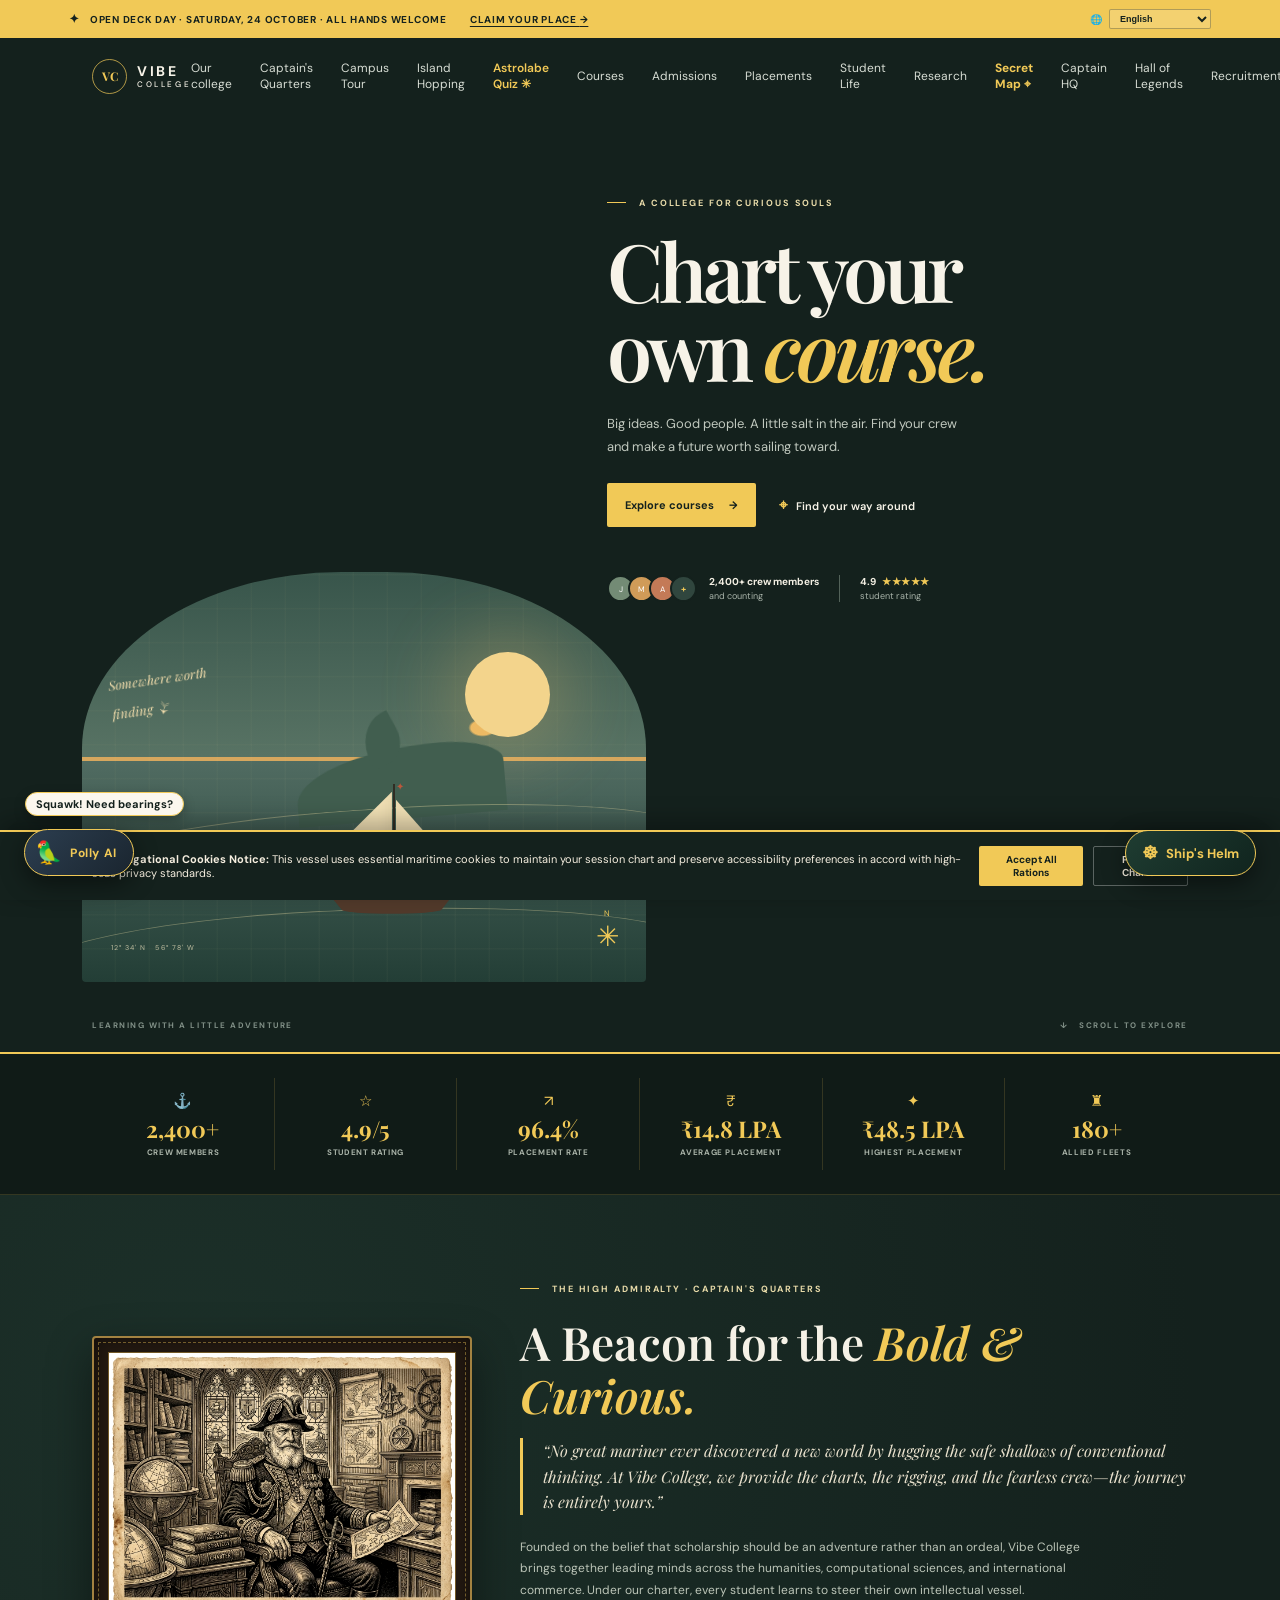
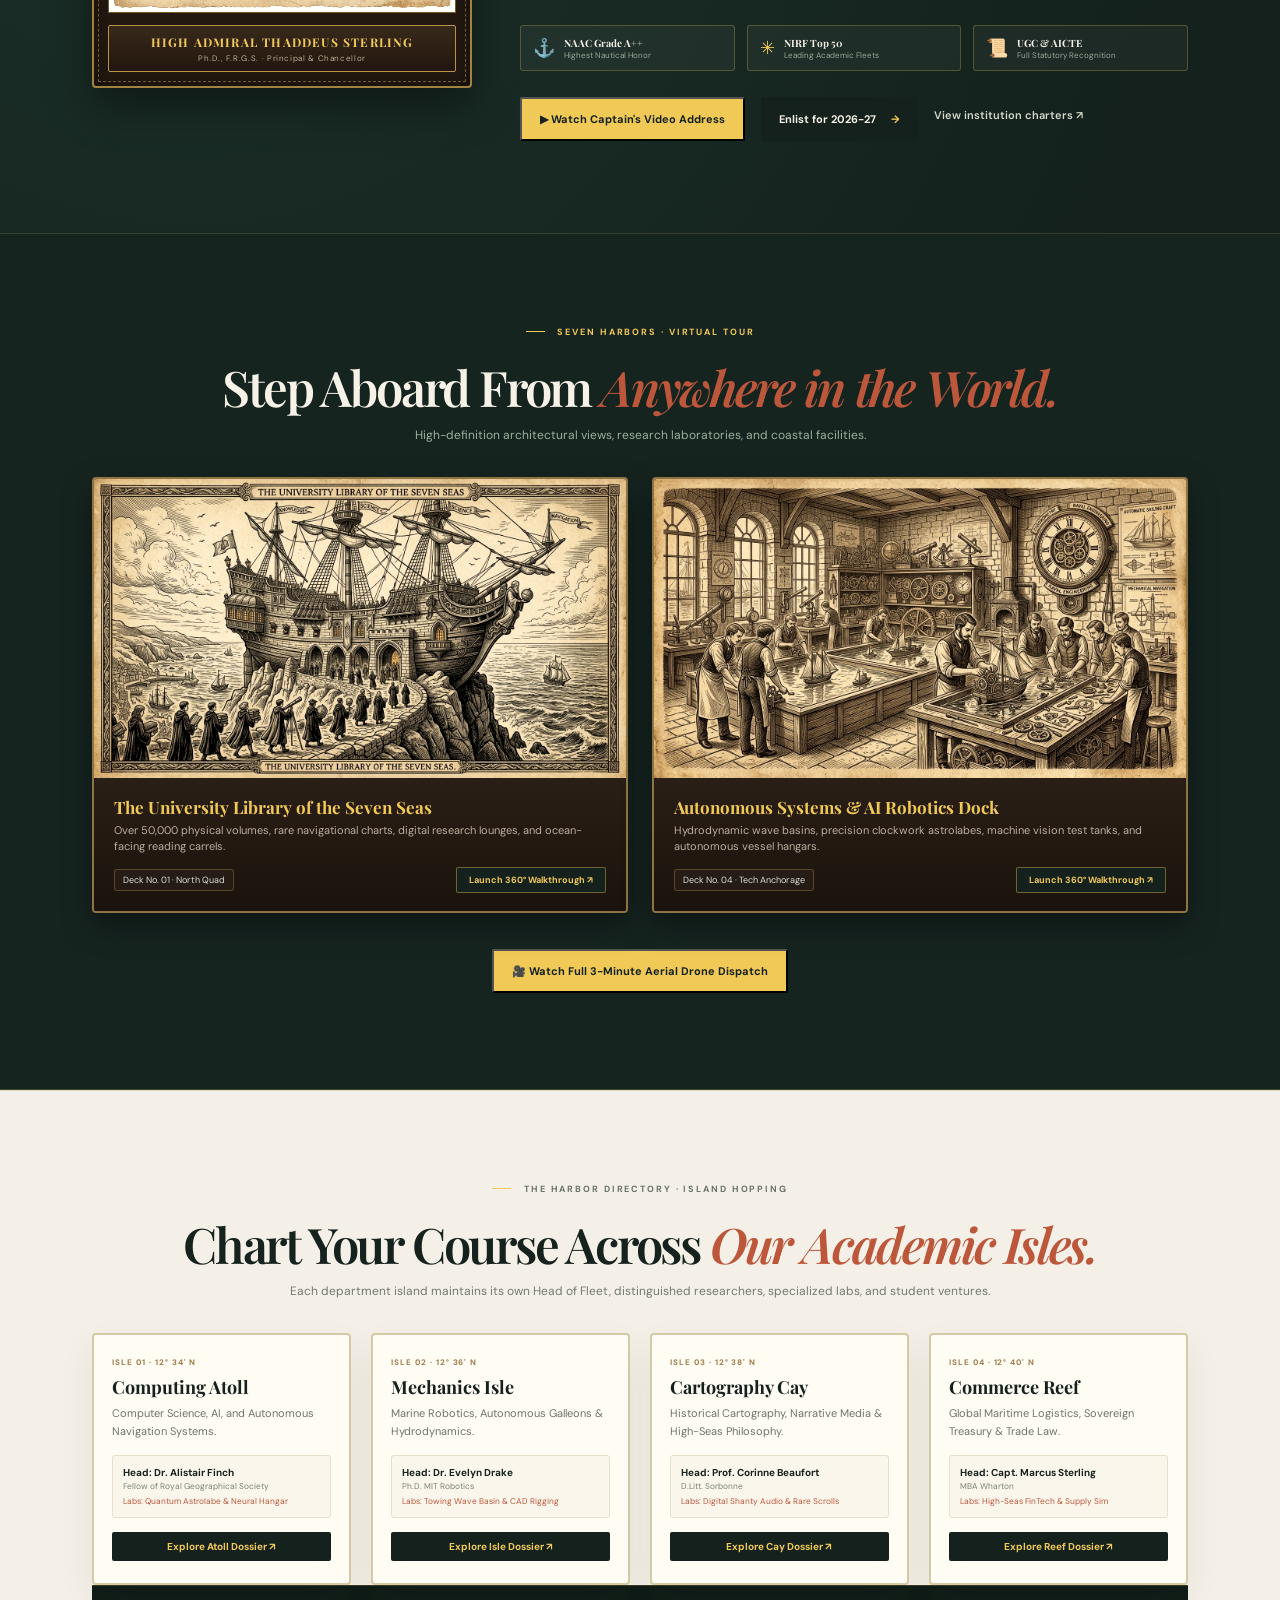
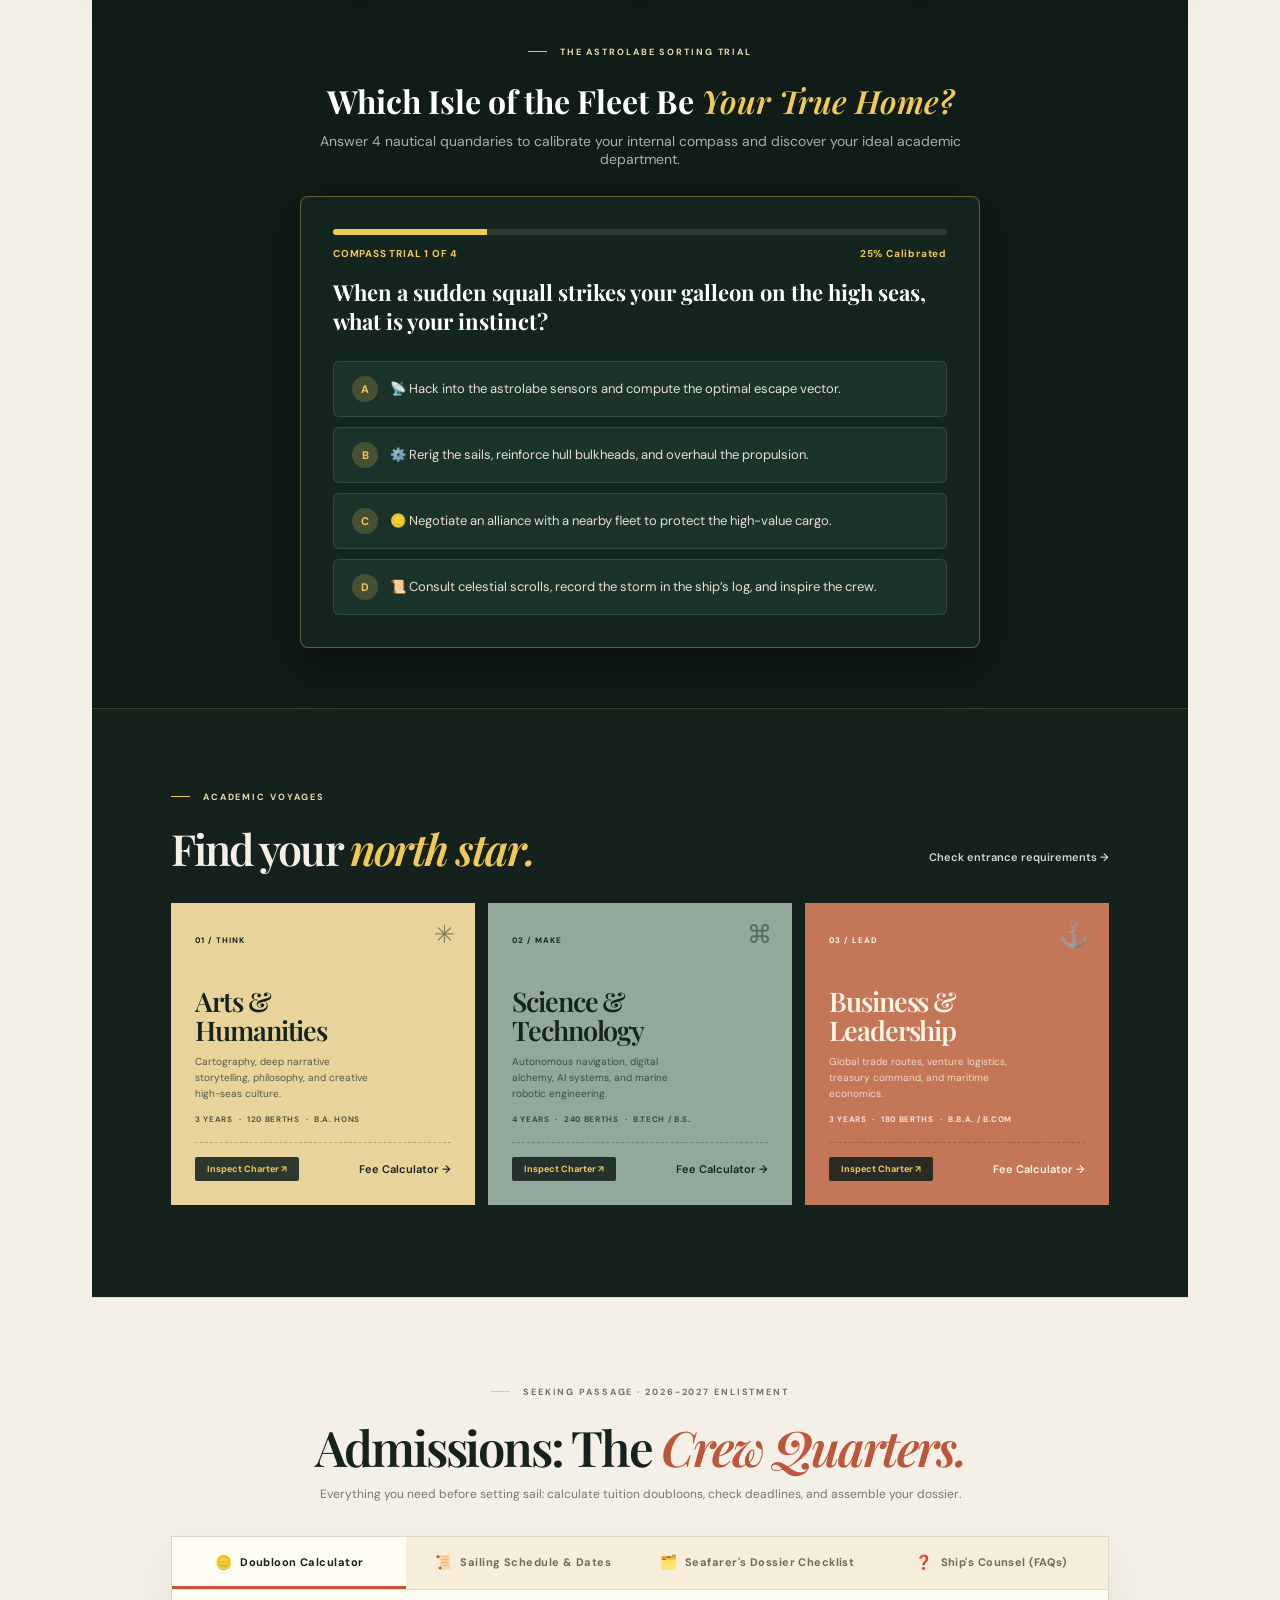
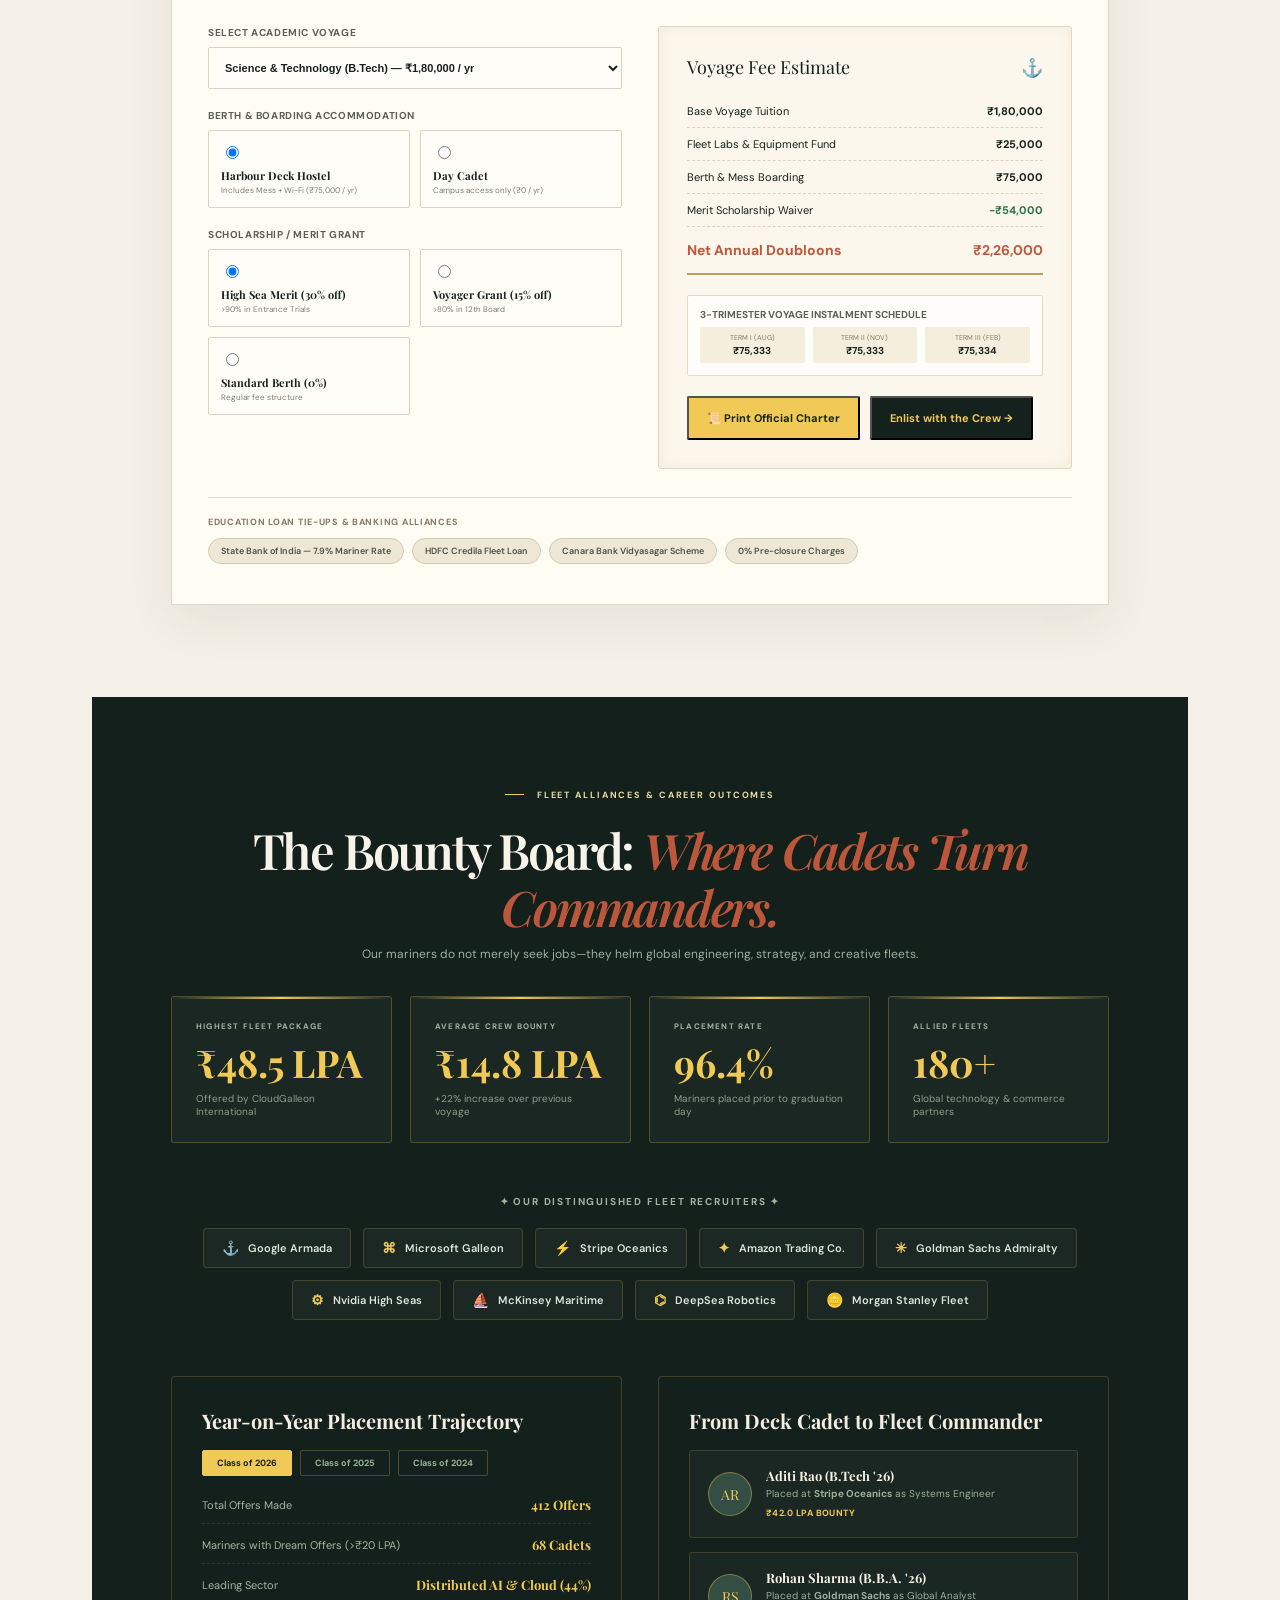
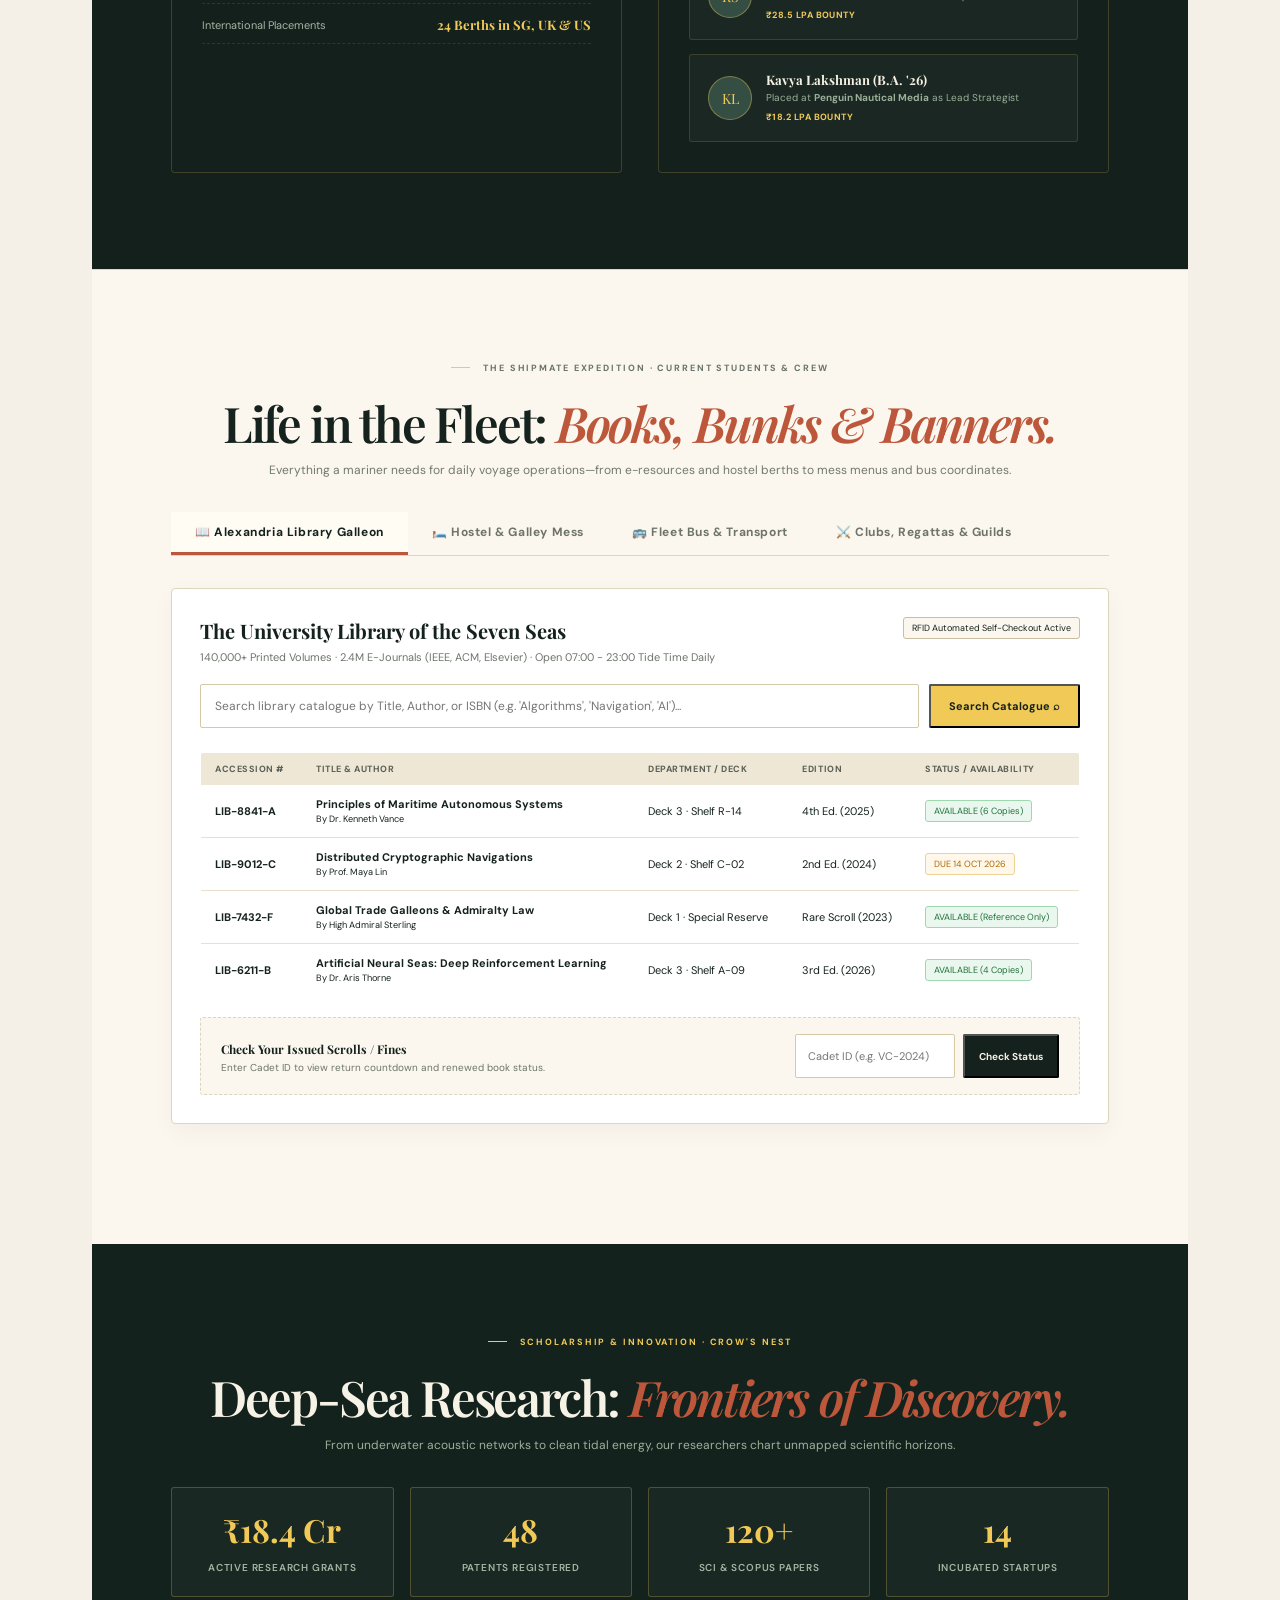
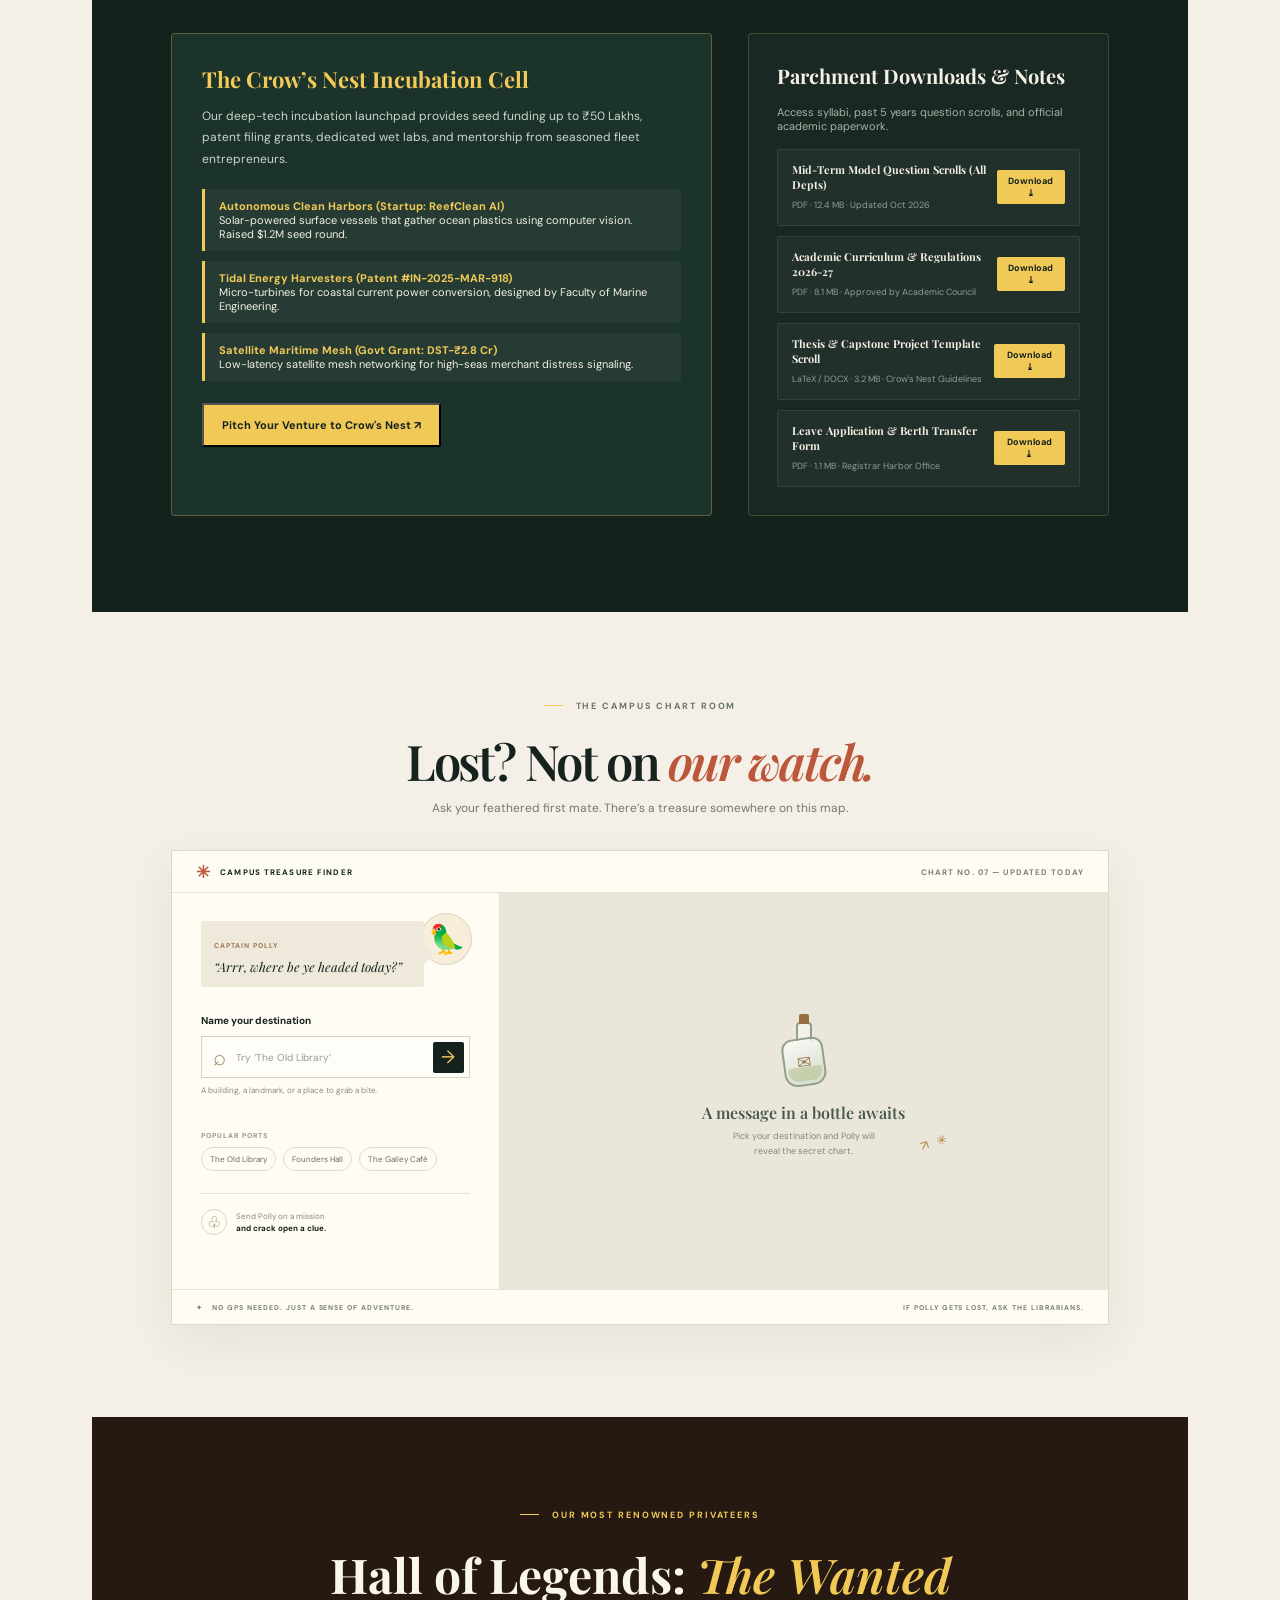
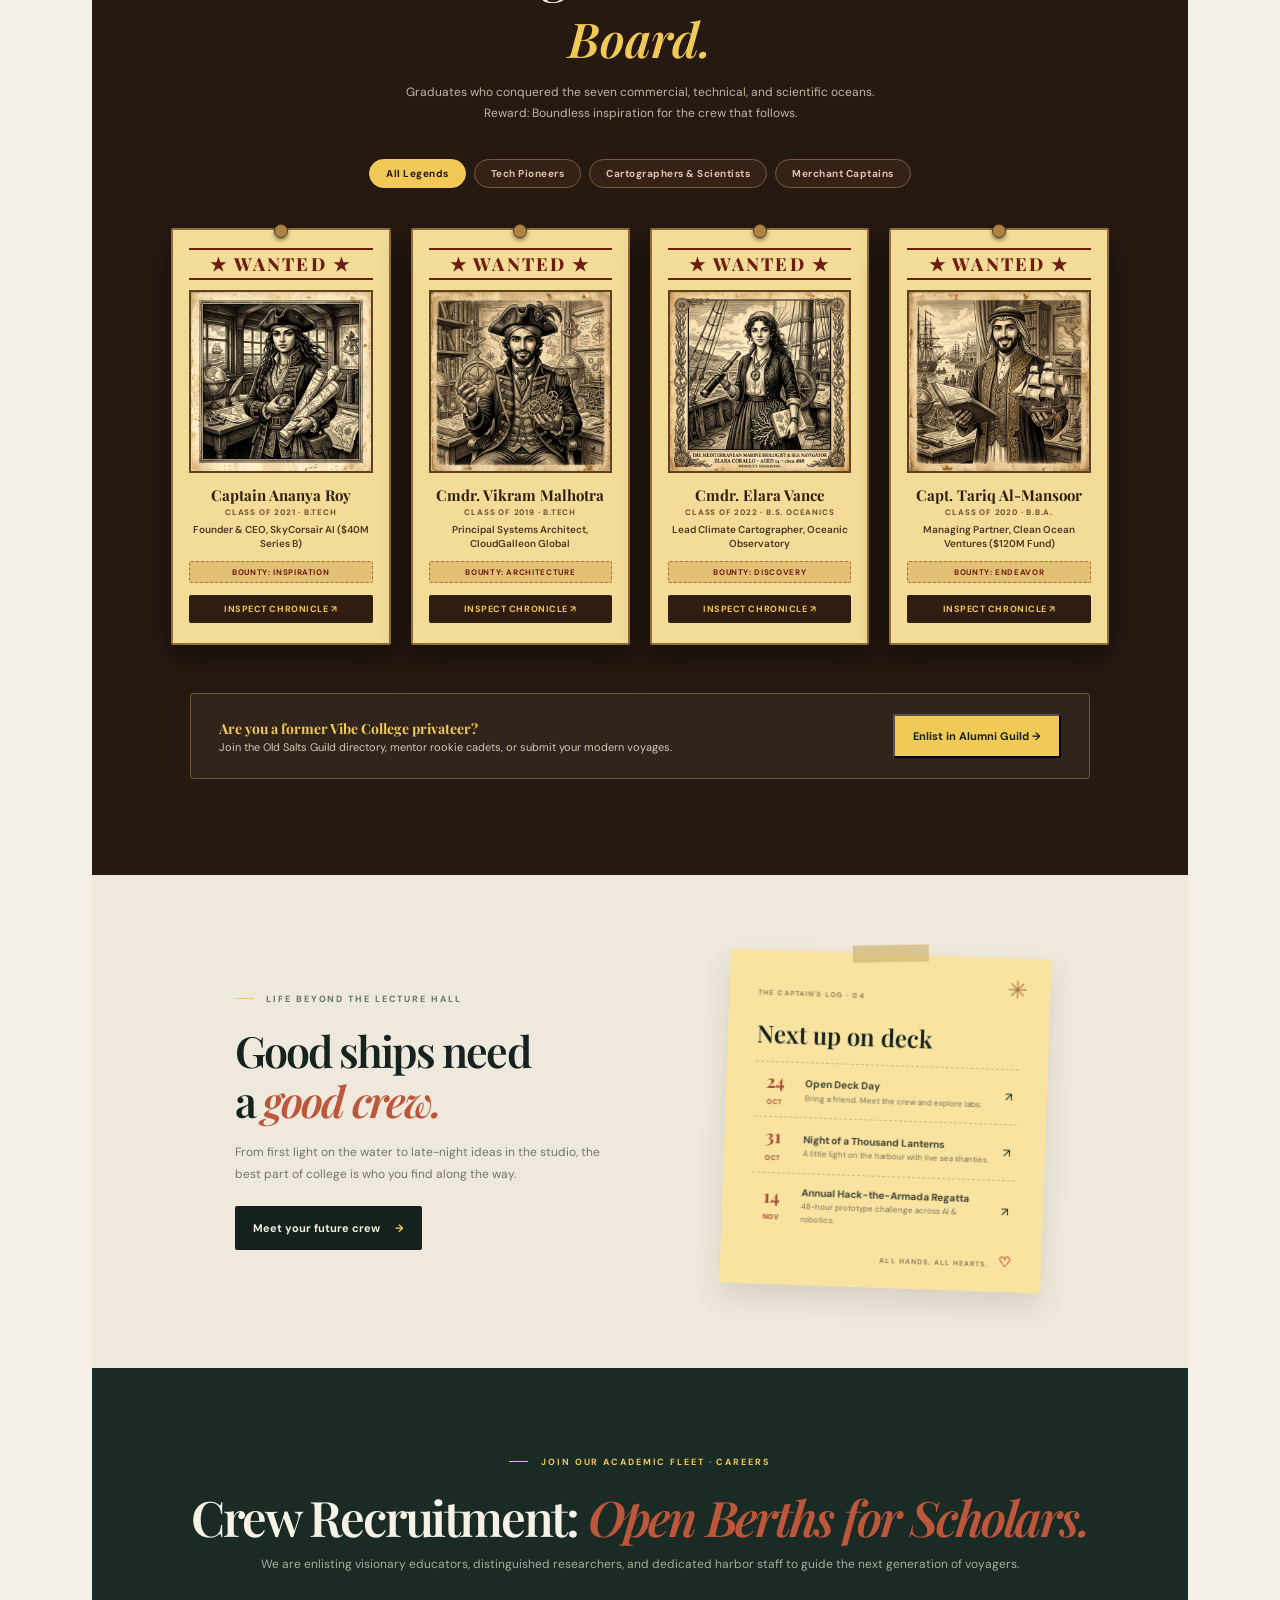
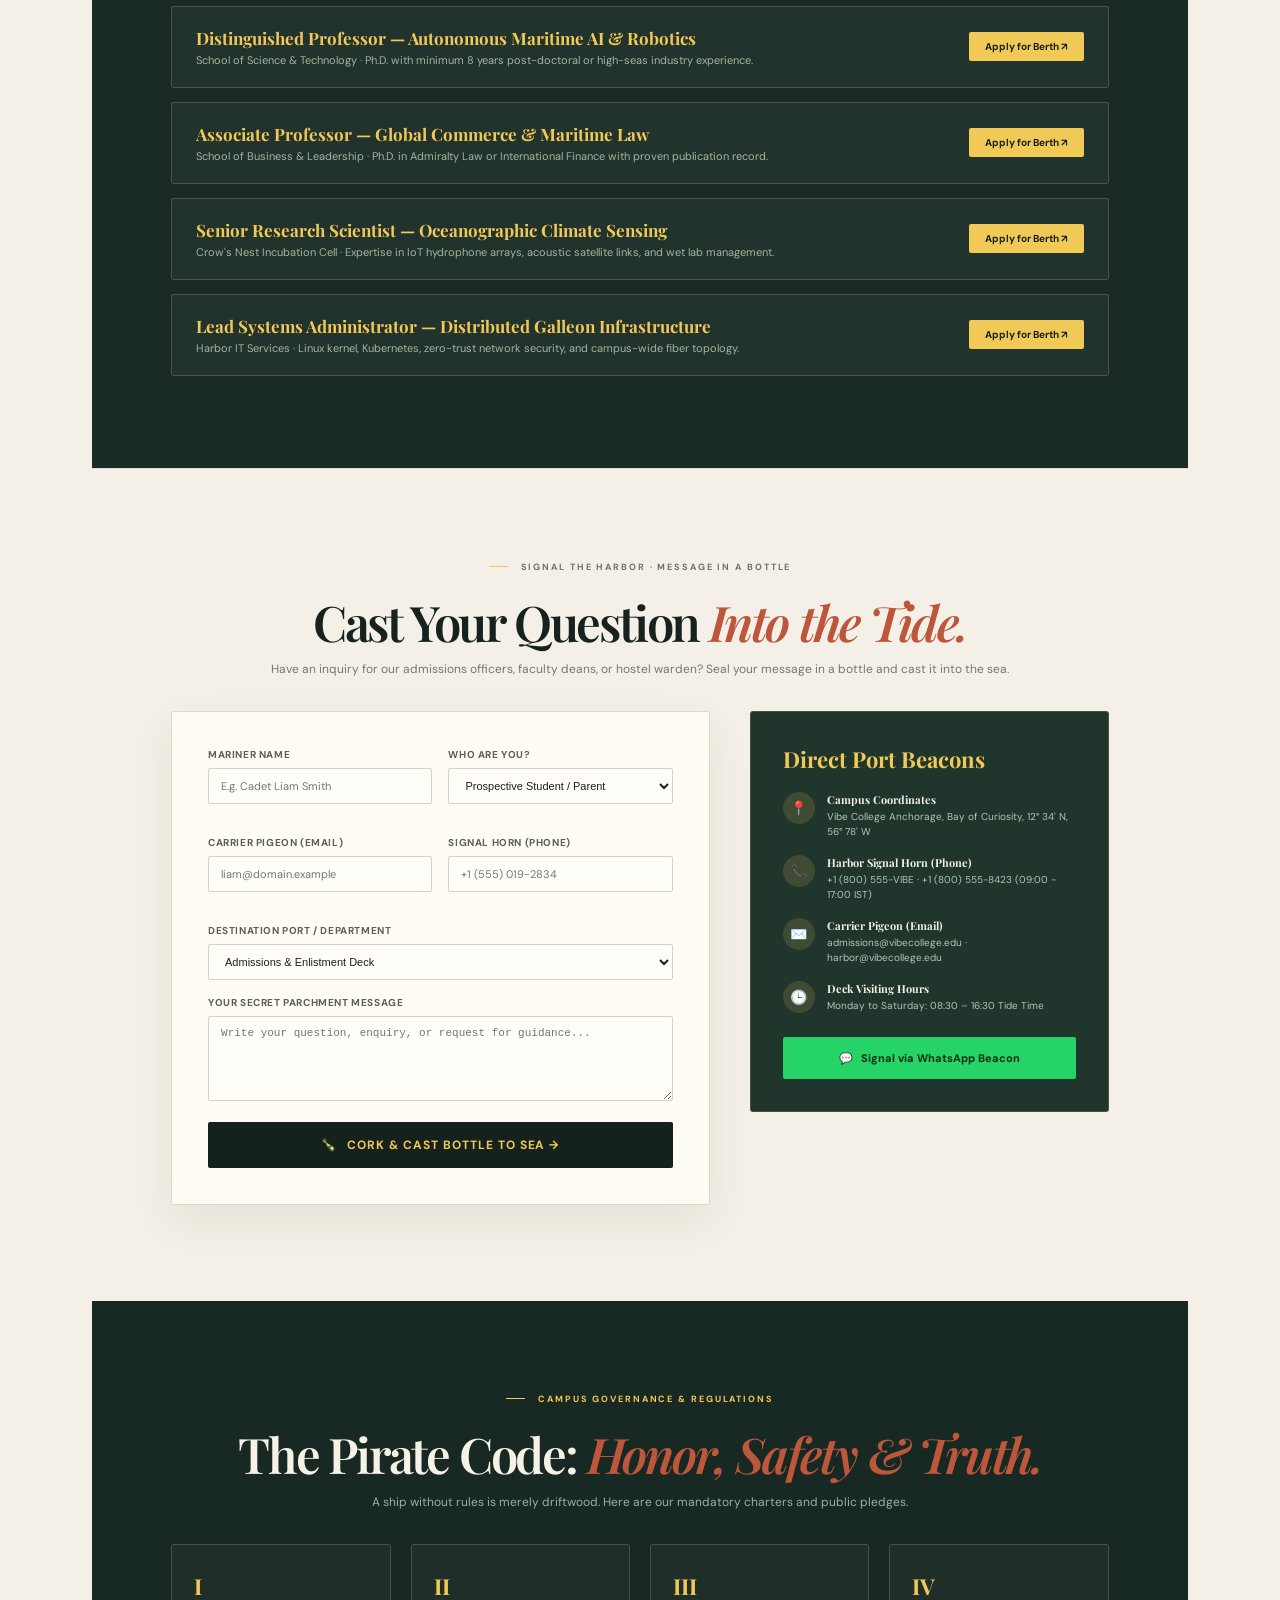
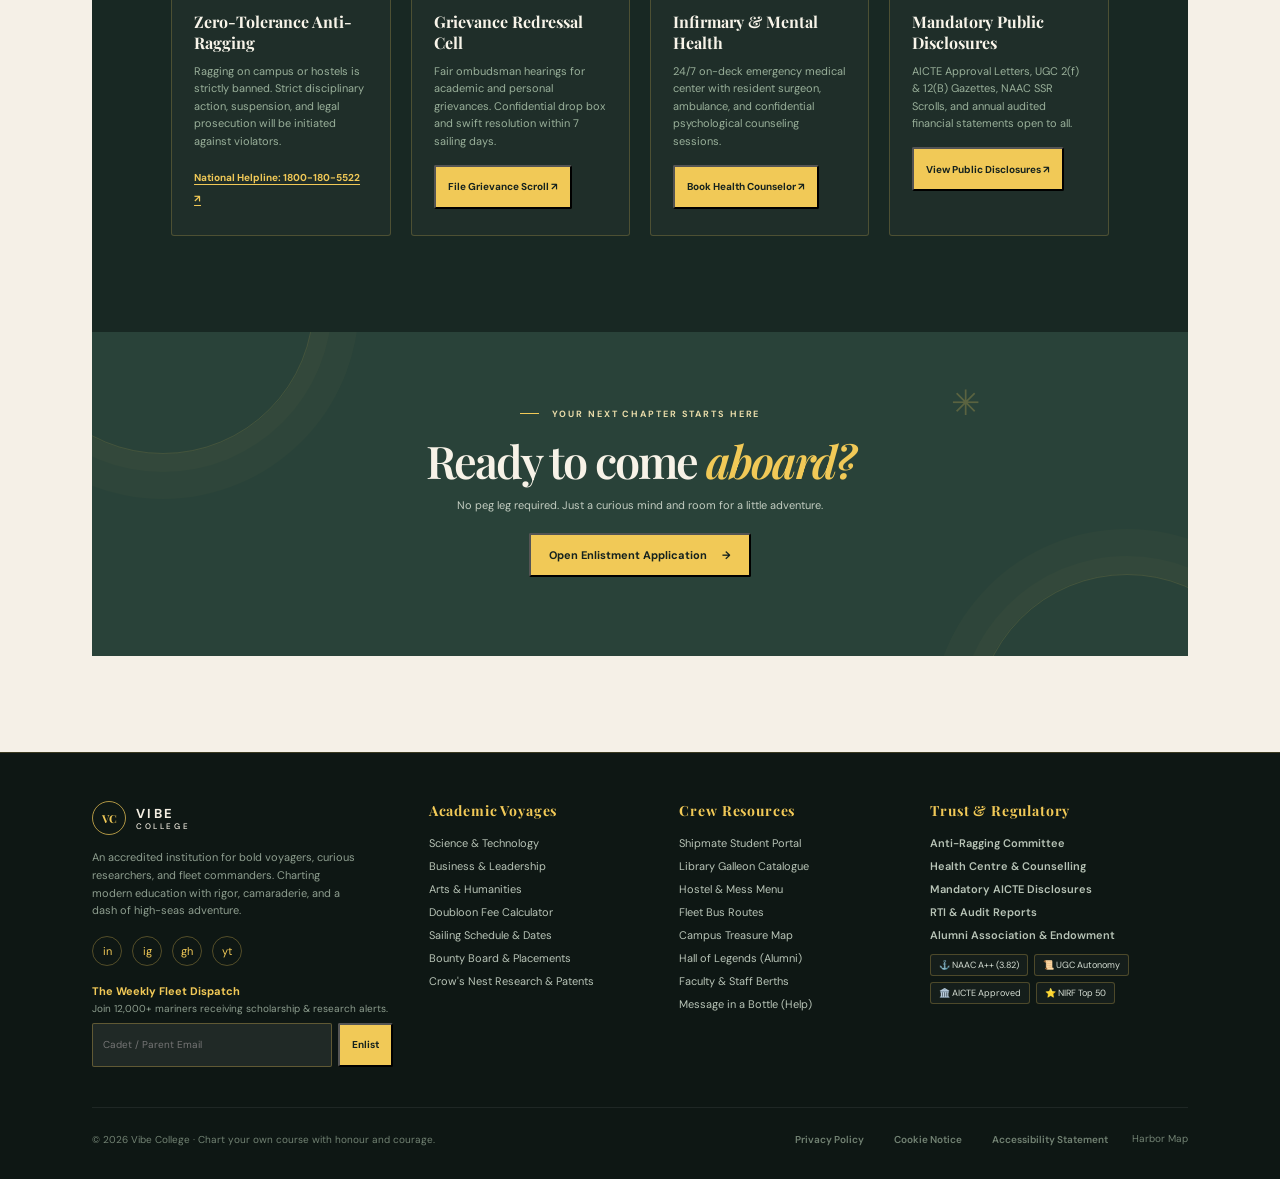
<file: index.html>
<!doctype html>
<html lang="en">
  <head>
    <meta charset="UTF-8" />
    <meta name="viewport" content="width=device-width, initial-scale=1.0" />
    <meta name="theme-color" content="#14211d" />
    <meta
      name="description"
      content="Set sail for Vibe College: find your way around campus, discover courses, and join the crew."
    />
    <title>Vibe College — Chart Your Own Course</title>
    <link rel="preconnect" href="https://fonts.googleapis.com" />
    <link rel="preconnect" href="https://fonts.gstatic.com" crossorigin />
    <link
      href="https://fonts.googleapis.com/css2?family=DM+Sans:wght@400;500;600;700&family=Playfair+Display:wght@600;700;800&display=swap"
      rel="stylesheet"
    />
    <link rel="manifest" href="manifest.json" />
    <link rel="stylesheet" href="styles.css" />
    <script src="audio-weather.js" defer></script>
    <script src="polly-companion.js" defer></script>
    <script src="treasure-canvas-map.js" defer></script>
    <script src="quiz-gamification.js" defer></script>
    <script src="app.js" defer></script>
  </head>
  <body>
    <div class="announcement">
      <span class="announcement-icon" aria-hidden="true">✦</span>
      <p id="announcement-text">OPEN DECK DAY · Saturday, 24 October · All hands welcome</p>
      <a href="#events">Claim your place <span aria-hidden="true">→</span></a>
      <div style="margin-left: auto; display: flex; align-items: center; gap: 6px;">
        <span aria-hidden="true">🌐</span>
        <select class="lang-picker-select" id="lang-picker" aria-label="Choose language">
          <option value="en" selected>English</option>
          <option value="pirate">🏴‍☠️ Pirate Speak</option>
          <option value="hi">हिन्दी</option>
          <option value="es">Español</option>
        </select>
      </div>
    </div>

    <header class="site-header">
      <a class="brand" href="#" aria-label="Vibe College home">
        <span class="brand-mark" aria-hidden="true">VC</span>
        <span class="brand-name">VIBE <small>COLLEGE</small></span>
      </a>
      <button class="menu-toggle" aria-label="Open navigation" aria-expanded="false">
        <span></span><span></span>
      </button>
      <nav class="main-nav" aria-label="Main navigation">
        <a href="#about">Our college</a>
        <a href="#captain">Captain's Quarters</a>
        <a href="#tour">Campus Tour</a>
        <a href="#island-hopping">Island Hopping</a>
        <a href="#astrolabe-quiz-section" style="color: var(--gold); font-weight: 600;">Astrolabe Quiz ✳</a>
        <a href="#courses">Courses</a>
        <a href="#admissions">Admissions</a>
        <a href="#placements">Placements</a>
        <a href="#student-life">Student Life</a>
        <a href="#research">Research</a>
        <a href="map.html" style="color: var(--gold); font-weight: 700;">Secret Map ⌖</a>
        <a href="admin.html">Captain HQ</a>
        <a href="#legends">Hall of Legends</a>
        <a href="#recruitment">Recruitment</a>
        <a href="#bottle-enquiry">Bottle Post</a>
        <a href="#ship-code">Pirate Code</a>
        <button class="compass-toggle" type="button" aria-expanded="false" aria-controls="learning-compass">
          <span aria-hidden="true">✳</span> Learning compass
        </button>
        <a href="login.html" class="nav-portal-btn" id="open-portal-btn">
          <span aria-hidden="true">☸</span> Board the Ship
        </a>
      </nav>
      <section class="learning-compass" id="learning-compass" aria-labelledby="compass-title" hidden>
        <div class="compass-panel-heading">
          <span class="compass-rose" aria-hidden="true">✳</span>
          <div>
            <p class="compass-kicker">YOUR NEXT PORT</p>
            <h2 id="compass-title">Learning compass</h2>
          </div>
          <button class="compass-close" type="button" aria-label="Close learning compass">×</button>
        </div>
        <label class="compass-search-label" for="compass-search">What are you curious about?</label>
        <div class="compass-search">
          <span aria-hidden="true">⌕</span>
          <input id="compass-search" type="search" placeholder="Try “design”, “science”, or “library”" autocomplete="off" />
        </div>
        <p class="compass-hint" id="compass-hint" aria-live="polite">A few good next steps, picked for your search.</p>
        <div class="compass-recommendations" id="compass-recommendations" aria-live="polite"></div>
        <p class="compass-privacy">Just a helpful guide—your searches stay on this page.</p>
      </section>
      <a class="nav-cta" href="#apply">Come aboard <span aria-hidden="true">↗</span></a>
    </header>

    <main>
      <section class="hero" id="about">
        <div class="hero-chart" aria-hidden="true"></div>
        <div class="hero-copy">
          <p class="eyebrow"><span></span> A college for curious souls</p>
          <h1>Chart your<br />own <em>course.</em></h1>
          <p class="hero-intro">
            Big ideas. Good people. A little salt in the air. Find your crew and
            make a future worth sailing toward.
          </p>
          <div class="hero-actions">
            <a class="button button-gold" href="#courses">Explore courses <span aria-hidden="true">→</span></a>
            <a class="text-link" href="#locator"><span class="play-icon" aria-hidden="true">⌖</span> Find your way around</a>
          </div>
          <div class="hero-proof">
            <div class="crew-avatars" aria-hidden="true"><span>J</span><span>M</span><span>A</span><b>+</b></div>
            <p><strong>2,400+ crew members</strong><br />and counting</p>
            <span class="proof-divider"></span>
            <p class="proof-rating"><strong>4.9 <span aria-label="out of 5 stars">★★★★★</span></strong><br />student rating</p>
          </div>
        </div>
        <div class="hero-art" aria-label="Illustration of a ship sailing toward the college">
          <div class="sun"></div>
          <span class="art-label">Somewhere worth<br />finding <span>↙</span></span>
          <div class="distant-island"></div>
          <div class="wave wave-back"></div>
          <div class="wave wave-mid"></div>
          <div class="wave wave-front"></div>
          <div class="ship">
            <div class="ship-flag">✦</div>
            <div class="sail sail-large"></div>
            <div class="sail sail-small"></div>
            <div class="mast"></div>
            <div class="hull"></div>
          </div>
          <div class="art-compass"><span>N</span><i>✳</i></div>
          <div class="art-coordinate">12° 34' N &nbsp; 56° 78' W</div>
        </div>
        <div class="hero-bottom">
          <span>LEARNING WITH A LITTLE ADVENTURE</span>
          <span>↓ &nbsp; SCROLL TO EXPLORE</span>
        </div>
      </section>

      <section class="stats-section" aria-label="Vibe College at a glance">
        <div class="stats-grid">
          <div class="stat-item"><span class="stat-icon" aria-hidden="true">⚓</span><strong class="stat-number">2,400+</strong><p class="stat-label">Crew members</p></div>
          <div class="stat-item"><span class="stat-icon" aria-hidden="true">☆</span><strong class="stat-number">4.9/5</strong><p class="stat-label">Student rating</p></div>
          <div class="stat-item"><span class="stat-icon" aria-hidden="true">↗</span><strong class="stat-number">96.4%</strong><p class="stat-label">Placement rate</p></div>
          <div class="stat-item"><span class="stat-icon" aria-hidden="true">₹</span><strong class="stat-number">₹14.8 LPA</strong><p class="stat-label">Average placement</p></div>
          <div class="stat-item"><span class="stat-icon" aria-hidden="true">✦</span><strong class="stat-number">₹48.5 LPA</strong><p class="stat-label">Highest placement</p></div>
          <div class="stat-item"><span class="stat-icon" aria-hidden="true">♜</span><strong class="stat-number">180+</strong><p class="stat-label">Allied fleets</p></div>
        </div>
      </section>

      <!-- CAPTAIN'S QUARTERS (PRINCIPAL'S DISPATCH & ACCREDITATIONS) -->
      <section class="quarters-section" id="captain">
        <div class="quarters-grid">
          <div class="captain-frame">
            <span class="captain-frame-corners" aria-hidden="true"></span>
            <img class="captain-portrait-img" src="assets/principal_sterling.jpg" alt="High Admiral Thaddeus Sterling in academic regalia" />
            <div class="captain-plaque">
              <p class="captain-plaque-title">High Admiral Thaddeus Sterling</p>
              <p class="captain-plaque-sub">Ph.D., F.R.G.S. · Principal & Chancellor</p>
            </div>
          </div>
          <div class="quarters-content">
            <p class="eyebrow"><span></span> THE HIGH ADMIRALTY · CAPTAIN'S QUARTERS</p>
            <h2>A Beacon for the <em>Bold & Curious.</em></h2>
            <blockquote class="captain-quote">
              “No great mariner ever discovered a new world by hugging the safe shallows of conventional thinking. At Vibe College, we provide the charts, the rigging, and the fearless crew—the journey is entirely yours.”
            </blockquote>
            <p class="quarters-text">
              Founded on the belief that scholarship should be an adventure rather than an ordeal, Vibe College brings together leading minds across the humanities, computational sciences, and international commerce. Under our charter, every student learns to steer their own intellectual vessel.
            </p>
            <div class="quarters-credentials">
              <div class="credential-pill">
                <span aria-hidden="true">⚓</span>
                <div>
                  <strong>NAAC Grade A++</strong>
                  <small>Highest Nautical Honor</small>
                </div>
              </div>
              <div class="credential-pill">
                <span aria-hidden="true">✳</span>
                <div>
                  <strong>NIRF Top 50</strong>
                  <small>Leading Academic Fleets</small>
                </div>
              </div>
              <div class="credential-pill">
                <span aria-hidden="true">📜</span>
                <div>
                  <strong>UGC & AICTE</strong>
                  <small>Full Statutory Recognition</small>
                </div>
              </div>
            </div>
            <div class="quarters-actions">
              <button class="button button-gold" id="btn-captain-video" type="button"><span>▶ Watch Captain's Video Address</span></button>
              <a class="button button-dark" href="#admissions">Enlist for 2026-27 <span aria-hidden="true">→</span></a>
              <a class="text-link light-link" href="#ship-code">View institution charters <span aria-hidden="true">↗</span></a>
            </div>
          </div>
        </div>
      </section>

      <!-- VIRTUAL CAMPUS TOUR: THE SEVEN HARBORS -->
      <section class="tour-section" id="tour">
        <div class="section-heading">
          <p class="eyebrow" style="color: var(--gold);"><span></span> SEVEN HARBORS · VIRTUAL TOUR</p>
          <h2 style="color: #f7f2e7;">Step Aboard From <em>Anywhere in the World.</em></h2>
          <p style="color: #9cb19c;">High-definition architectural views, research laboratories, and coastal facilities.</p>
        </div>
        <div class="tour-grid">
          <div class="tour-card">
            <img src="assets/tour_library.jpg" alt="The University Library of the Seven Seas on high coastal cliffs" />
            <div class="tour-card-body">
              <h3>The University Library of the Seven Seas</h3>
              <p>Over 50,000 physical volumes, rare navigational charts, digital research lounges, and ocean-facing reading carrels.</p>
              <div class="tour-card-footer">
                <span class="trust-badge">Deck No. 01 · North Quad</span>
                <button class="tour-btn" type="button" data-tour="library">Launch 360° Walkthrough ↗</button>
              </div>
            </div>
          </div>
          <div class="tour-card">
            <img src="assets/tour_robotics.jpg" alt="Autonomous Robotics & Naval Engineering Shipyard Workshop" />
            <div class="tour-card-body">
              <h3>Autonomous Systems & AI Robotics Dock</h3>
              <p>Hydrodynamic wave basins, precision clockwork astrolabes, machine vision test tanks, and autonomous vessel hangars.</p>
              <div class="tour-card-footer">
                <span class="trust-badge">Deck No. 04 · Tech Anchorage</span>
                <button class="tour-btn" type="button" data-tour="robotics">Launch 360° Walkthrough ↗</button>
              </div>
            </div>
          </div>
        </div>
        <div style="text-align: center;">
          <button class="button button-gold" id="btn-drone-tour" type="button">
            <span>🎥 Watch Full 3-Minute Aerial Drone Dispatch</span>
          </button>
        </div>
      </section>

      <!-- ISLAND HOPPING: DEPARTMENT DIRECTORY -->
      <section class="island-section" id="island-hopping">
        <div class="section-heading">
          <p class="eyebrow eyebrow-dark"><span></span> THE HARBOR DIRECTORY · ISLAND HOPPING</p>
          <h2>Chart Your Course Across <em>Our Academic Isles.</em></h2>
          <p>Each department island maintains its own Head of Fleet, distinguished researchers, specialized labs, and student ventures.</p>
        </div>
        <div class="island-grid">
          <!-- ISLE 1 -->
          <div class="island-card">
            <div class="island-coord">ISLE 01 · 12° 34' N</div>
            <h3>Computing Atoll</h3>
            <p>Computer Science, AI, and Autonomous Navigation Systems.</p>
            <div class="island-meta-box">
              <strong>Head: Dr. Alistair Finch</strong>
              <small>Fellow of Royal Geographical Society</small>
              <small style="margin-top: 4px; display: block; color: var(--rust);">Labs: Quantum Astrolabe & Neural Hangar</small>
            </div>
            <button class="island-btn" type="button" data-island="cs">Explore Atoll Dossier ↗</button>
          </div>

          <!-- ISLE 2 -->
          <div class="island-card">
            <div class="island-coord">ISLE 02 · 12° 36' N</div>
            <h3>Mechanics Isle</h3>
            <p>Marine Robotics, Autonomous Galleons & Hydrodynamics.</p>
            <div class="island-meta-box">
              <strong>Head: Dr. Evelyn Drake</strong>
              <small>Ph.D. MIT Robotics</small>
              <small style="margin-top: 4px; display: block; color: var(--rust);">Labs: Towing Wave Basin & CAD Rigging</small>
            </div>
            <button class="island-btn" type="button" data-island="mech">Explore Isle Dossier ↗</button>
          </div>

          <!-- ISLE 3 -->
          <div class="island-card">
            <div class="island-coord">ISLE 03 · 12° 38' N</div>
            <h3>Cartography Cay</h3>
            <p>Historical Cartography, Narrative Media & High-Seas Philosophy.</p>
            <div class="island-meta-box">
              <strong>Head: Prof. Corinne Beaufort</strong>
              <small>D.Litt. Sorbonne</small>
              <small style="margin-top: 4px; display: block; color: var(--rust);">Labs: Digital Shanty Audio & Rare Scrolls</small>
            </div>
            <button class="island-btn" type="button" data-island="arts">Explore Cay Dossier ↗</button>
          </div>

          <!-- ISLE 4 -->
          <div class="island-card">
            <div class="island-coord">ISLE 04 · 12° 40' N</div>
            <h3>Commerce Reef</h3>
            <p>Global Maritime Logistics, Sovereign Treasury & Trade Law.</p>
            <div class="island-meta-box">
              <strong>Head: Capt. Marcus Sterling</strong>
              <small>MBA Wharton</small>
              <small style="margin-top: 4px; display: block; color: var(--rust);">Labs: High-Seas FinTech & Supply Sim</small>
            </div>
            <button class="island-btn" type="button" data-island="comm">Explore Reef Dossier ↗</button>
          </div>
        </div>
      <!-- ASTROLABE DEPARTMENT SORTING QUIZ -->
      <section class="quiz-section-wrap" id="astrolabe-quiz-section">
        <div style="text-align: center; max-width: 680px; margin: 0 auto 28px;">
          <p class="eyebrow" style="justify-content: center;"><span></span> The Astrolabe Sorting Trial</p>
          <h2 style="font-family: var(--serif); font-size: 32px; color: #fff; margin: 6px 0 10px;">Which Isle of the Fleet Be <em>Your True Home?</em></h2>
          <p style="color: #a4b5a2; font-size: 14px;">Answer 4 nautical quandaries to calibrate your internal compass and discover your ideal academic department.</p>
        </div>
        <div id="astrolabe-quiz-container"></div>
      </section>

      <!-- COURSES & PROGRAMS -->
      <section class="courses-section" id="courses">
        <div class="courses-heading">
          <div>
            <p class="eyebrow"><span></span> Academic voyages</p>
            <h2>Find your <em>north star.</em></h2>
          </div>
          <a class="text-link light-link" href="#admissions">Check entrance requirements <span aria-hidden="true">→</span></a>
        </div>
        <div class="course-grid">
          <div class="course-card course-sand">
            <span class="course-number">01 / THINK</span><span class="course-icon" aria-hidden="true">✳</span>
            <h3>Arts &<br />Humanities</h3>
            <p>Cartography, deep narrative storytelling, philosophy, and creative high-seas culture.</p>
            <div class="course-meta-tags">
              <span>3 Years</span> · <span>120 Berths</span> · <span>B.A. Hons</span>
            </div>
            <div class="course-card-actions">
              <button type="button" class="inspect-course-btn" data-course="arts">Inspect Charter ↗</button>
              <a class="text-link" href="#admissions">Fee Calculator →</a>
            </div>
          </div>
          <div class="course-card course-sea">
            <span class="course-number">02 / MAKE</span><span class="course-icon" aria-hidden="true">⌘</span>
            <h3>Science &<br />Technology</h3>
            <p>Autonomous navigation, digital alchemy, AI systems, and marine robotic engineering.</p>
            <div class="course-meta-tags">
              <span>4 Years</span> · <span>240 Berths</span> · <span>B.Tech / B.S.</span>
            </div>
            <div class="course-card-actions">
              <button type="button" class="inspect-course-btn" data-course="tech">Inspect Charter ↗</button>
              <a class="text-link" href="#admissions">Fee Calculator →</a>
            </div>
          </div>
          <div class="course-card course-rust">
            <span class="course-number">03 / LEAD</span><span class="course-icon" aria-hidden="true">⚓</span>
            <h3>Business &<br />Leadership</h3>
            <p>Global trade routes, venture logistics, treasury command, and maritime economics.</p>
            <div class="course-meta-tags">
              <span>3 Years</span> · <span>180 Berths</span> · <span>B.B.A. / B.Com</span>
            </div>
            <div class="course-card-actions">
              <button type="button" class="inspect-course-btn" data-course="business">Inspect Charter ↗</button>
              <a class="text-link" href="#admissions">Fee Calculator →</a>
            </div>
          </div>
        </div>
      </section>

      <!-- ADMISSIONS: THE CREW QUARTERS -->
      <section class="admissions-section" id="admissions">
        <div class="section-heading">
          <p class="eyebrow eyebrow-dark"><span></span> SEEKING PASSAGE · 2026-2027 ENLISTMENT</p>
          <h2>Admissions: The <em>Crew Quarters.</em></h2>
          <p>Everything you need before setting sail: calculate tuition doubloons, check deadlines, and assemble your dossier.</p>
        </div>
        <div class="admissions-wrapper">
          <div class="admissions-tabs" role="tablist" aria-label="Admissions navigation tabs">
            <button class="adm-tab is-active" id="tab-btn-calc" role="tab" aria-selected="true" aria-controls="pane-calc">
              <span aria-hidden="true">🪙</span> Doubloon Calculator
            </button>
            <button class="adm-tab" id="tab-btn-schedule" role="tab" aria-selected="false" aria-controls="pane-schedule">
              <span aria-hidden="true">📜</span> Sailing Schedule & Dates
            </button>
            <button class="adm-tab" id="tab-btn-dossier" role="tab" aria-selected="false" aria-controls="pane-dossier">
              <span aria-hidden="true">🗂️</span> Seafarer's Dossier Checklist
            </button>
            <button class="adm-tab" id="tab-btn-faq" role="tab" aria-selected="false" aria-controls="pane-faq">
              <span aria-hidden="true">❓</span> Ship's Counsel (FAQs)
            </button>
          </div>

          <!-- TAB 1: DOUBLOON CALCULATOR -->
          <div class="adm-content-pane is-active" id="pane-calc" role="tabpanel" aria-labelledby="tab-btn-calc">
            <div class="calc-grid">
              <div class="calc-form">
                <div class="calc-form-group">
                  <label class="calc-label" for="calc-program">Select Academic Voyage</label>
                  <select class="calc-select" id="calc-program">
                    <option value="tech" selected>Science & Technology (B.Tech) — ₹1,80,000 / yr</option>
                    <option value="business">Business & Leadership (B.B.A.) — ₹1,50,000 / yr</option>
                    <option value="arts">Arts & Humanities (B.A. Hons) — ₹1,20,000 / yr</option>
                  </select>
                </div>
                <div class="calc-form-group">
                  <span class="calc-label">Berth & Boarding Accommodation</span>
                  <div class="calc-options-grid">
                    <label class="calc-radio-card">
                      <input type="radio" name="stay" value="hostel" checked />
                      <span class="radio-content">
                        <strong>Harbour Deck Hostel</strong>
                        <small>Includes Mess + Wi-Fi (₹75,000 / yr)</small>
                      </span>
                    </label>
                    <label class="calc-radio-card">
                      <input type="radio" name="stay" value="dayscholar" />
                      <span class="radio-content">
                        <strong>Day Cadet</strong>
                        <small>Campus access only (₹0 / yr)</small>
                      </span>
                    </label>
                  </div>
                </div>
                <div class="calc-form-group">
                  <span class="calc-label">Scholarship / Merit Grant</span>
                  <div class="calc-options-grid">
                    <label class="calc-radio-card">
                      <input type="radio" name="scholarship" value="merit" checked />
                      <span class="radio-content">
                        <strong>High Sea Merit (30% off)</strong>
                        <small>&gt;90% in Entrance Trials</small>
                      </span>
                    </label>
                    <label class="calc-radio-card">
                      <input type="radio" name="scholarship" value="voyager" />
                      <span class="radio-content">
                        <strong>Voyager Grant (15% off)</strong>
                        <small>&gt;80% in 12th Board</small>
                      </span>
                    </label>
                    <label class="calc-radio-card">
                      <input type="radio" name="scholarship" value="none" />
                      <span class="radio-content">
                        <strong>Standard Berth (0%)</strong>
                        <small>Regular fee structure</small>
                      </span>
                    </label>
                  </div>
                </div>
              </div>

              <div class="calc-summary-card">
                <div class="calc-summary-title">
                  <span>Voyage Fee Estimate</span>
                  <span aria-hidden="true">⚓</span>
                </div>
                <table class="calc-summary-table">
                  <tbody>
                    <tr>
                      <td>Base Voyage Tuition</td>
                      <td id="calc-base-tuition">₹1,80,000</td>
                    </tr>
                    <tr>
                      <td>Fleet Labs & Equipment Fund</td>
                      <td>₹25,000</td>
                    </tr>
                    <tr>
                      <td>Berth & Mess Boarding</td>
                      <td id="calc-hostel-dues">₹75,000</td>
                    </tr>
                    <tr>
                      <td>Merit Scholarship Waiver</td>
                      <td id="calc-waiver-dues" style="color: #2b7045;">-₹54,000</td>
                    </tr>
                    <tr class="calc-total-row">
                      <td>Net Annual Doubloons</td>
                      <td id="calc-net-total">₹2,26,000</td>
                    </tr>
                  </tbody>
                </table>
                <div class="calc-schedule-box">
                  <strong>3-TRIMESTER VOYAGE INSTALMENT SCHEDULE</strong>
                  <div class="calc-installments">
                    <div class="calc-inst-item">
                      <span>Term I (Aug)</span>
                      <strong id="calc-inst-1">₹75,333</strong>
                    </div>
                    <div class="calc-inst-item">
                      <span>Term II (Nov)</span>
                      <strong id="calc-inst-2">₹75,333</strong>
                    </div>
                    <div class="calc-inst-item">
                      <span>Term III (Feb)</span>
                      <strong id="calc-inst-3">₹75,334</strong>
                    </div>
                  </div>
                </div>
                <div class="calc-summary-actions">
                  <button class="button button-gold" id="btn-print-estimate" type="button">
                    <span>📜 Print Official Charter</span>
                  </button>
                  <button class="button button-dark" id="btn-open-enlist-form" type="button">
                    <span>Enlist with the Crew →</span>
                  </button>
                </div>
              </div>
            </div>
            <div class="bank-tieups">
              <p>Education Loan Tie-ups & Banking Alliances</p>
              <div class="bank-badge-list">
                <span class="bank-badge">State Bank of India — 7.9% Mariner Rate</span>
                <span class="bank-badge">HDFC Credila Fleet Loan</span>
                <span class="bank-badge">Canara Bank Vidyasagar Scheme</span>
                <span class="bank-badge">0% Pre-closure Charges</span>
              </div>
            </div>
          </div>

          <!-- TAB 2: SAILING SCHEDULE -->
          <div class="adm-content-pane" id="pane-schedule" role="tabpanel" aria-labelledby="tab-btn-schedule">
            <div class="schedule-grid">
              <div>
                <h3 class="timeline-title">2026-2027 Sailing Calendar</h3>
                <div class="timeline-track">
                  <div class="timeline-milestone">
                    <p class="milestone-date">15 NOVEMBER 2026</p>
                    <h4 class="milestone-name">Application Port Opens</h4>
                    <p class="milestone-desc">Online registration and submission of the digital seafarer dossier commences.</p>
                  </div>
                  <div class="timeline-milestone">
                    <p class="milestone-date">20 JANUARY 2027</p>
                    <h4 class="milestone-name">The Navigator's Entrance Trials</h4>
                    <p class="milestone-desc">Computer-based cognitive navigation exam (VIBE-SAT) conducted at 40 harbors nationwide.</p>
                  </div>
                  <div class="timeline-milestone">
                    <p class="milestone-date">28 FEBRUARY 2027</p>
                    <h4 class="milestone-name">Merit Scroll & Berth Allotment</h4>
                    <p class="milestone-desc">Rank lists published. Round 1 counseling and scholarship grant letters released.</p>
                  </div>
                  <div class="timeline-milestone">
                    <p class="milestone-date">10 AUGUST 2027</p>
                    <h4 class="milestone-name">Anchor Drop & Induction Voyage</h4>
                    <p class="milestone-desc">Freshman mariners report to campus for orientation, uniform fitting, and crew swearing-in.</p>
                  </div>
                </div>
              </div>
              <div>
                <h3 class="timeline-title">Eligibility Charters</h3>
                <div class="eligibility-box">
                  <h4>Science & Technology (B.Tech / B.S.)</h4>
                  <ul>
                    <li>10+2 with Physics, Mathematics & Chemistry/Computing from a recognized board.</li>
                    <li>Minimum 60% aggregate (55% for SC/ST/Maritime Quota).</li>
                    <li>Valid score in VIBE-SAT, JEE Main, or State Engineering CET.</li>
                  </ul>
                </div>
                <div class="eligibility-box">
                  <h4>Business & Leadership (B.B.A. / B.Com)</h4>
                  <ul>
                    <li>10+2 in any stream (Commerce, Science, or Arts) with minimum 55% marks.</li>
                    <li>Demonstrated curiosity for enterprise, trade, or collaborative leadership.</li>
                  </ul>
                </div>
                <div class="eligibility-box">
                  <h4>Arts & Humanities (B.A. Hons)</h4>
                  <ul>
                    <li>10+2 in any discipline with minimum 50% marks and fluency in English.</li>
                    <li>Submission of a creative portfolio, essay scroll, or historical query.</li>
                  </ul>
                </div>
              </div>
            </div>
          </div>

          <!-- TAB 3: SEAFARER'S DOSSIER -->
          <div class="adm-content-pane" id="pane-dossier" role="tabpanel" aria-labelledby="tab-btn-dossier">
            <div class="dossier-header">
              <div>
                <h3 style="margin: 0; font-family: var(--serif); font-size: 20px;">Seafarer's Document Dossier</h3>
                <p style="margin: 4px 0 0; font-size: 11px; color: #727a6f;">Verify your credentials before boarding. Check off each scroll as you prepare it.</p>
              </div>
              <div class="dossier-progress-wrap">
                <span class="dossier-progress-label" id="dossier-counter">0 OF 5 SCROLLS PREPARED (0%)</span>
                <div class="dossier-progress-bar">
                  <div class="dossier-progress-fill" id="dossier-fill"></div>
                </div>
              </div>
            </div>
            <div class="dossier-checklist-grid">
              <label class="dossier-item">
                <input type="checkbox" class="dossier-check" data-doc="10th" />
                <div class="dossier-item-text">
                  <strong>Secondary School Marksheet (10th Standard)</strong>
                  <small>Proof of age, parentage, and primary arithmetic/reading marks.</small>
                </div>
                <span class="dossier-status-badge">Pending</span>
              </label>
              <label class="dossier-item">
                <input type="checkbox" class="dossier-check" data-doc="12th" />
                <div class="dossier-item-text">
                  <strong>Senior Secondary Marksheet (12th Standard)</strong>
                  <small>Official qualifying marksheet or predicted grades scroll.</small>
                </div>
                <span class="dossier-status-badge">Pending</span>
              </label>
              <label class="dossier-item">
                <input type="checkbox" class="dossier-check" data-doc="id" />
                <div class="dossier-item-text">
                  <strong>Government Mariner Identity Scroll</strong>
                  <small>Aadhaar Card, Passport, or National Identity card (clear copy).</small>
                </div>
                <span class="dossier-status-badge">Pending</span>
              </label>
              <label class="dossier-item">
                <input type="checkbox" class="dossier-check" data-doc="scorecard" />
                <div class="dossier-item-text">
                  <strong>Entrance Trial Scorecard (VIBE-SAT / JEE / CUET)</strong>
                  <small>Verified scorecard with candidate roll number and percentile rank.</small>
                </div>
                <span class="dossier-status-badge">Pending</span>
              </label>
              <label class="dossier-item">
                <input type="checkbox" class="dossier-check" data-doc="medical" />
                <div class="dossier-item-text">
                  <strong>Medical Fitness & Sea-Readiness Certificate</strong>
                  <small>Signed by a registered medical practitioner, certifying good health and vision.</small>
                </div>
                <span class="dossier-status-badge">Pending</span>
              </label>
            </div>
            <div style="margin-top: 24px; display: flex; justify-content: space-between; align-items: center;">
              <p style="margin: 0; font-size: 10px; color: #7f867c;">
                ✦ All documents must be self-attested before final seat locking.
              </p>
              <button class="button button-gold" id="btn-dossier-enlist" type="button">
                Ready? Open Application Form →
              </button>
            </div>
          </div>

          <!-- TAB 4: FAQS -->
          <div class="adm-content-pane" id="pane-faq" role="tabpanel" aria-labelledby="tab-btn-faq">
            <div class="faq-grid">
              <div class="faq-accordion is-open">
                <button class="faq-question-btn" type="button">
                  <span>Can I transfer credits from another collegiate academy?</span>
                  <span class="faq-icon">▶</span>
                </button>
                <div class="faq-answer">
                  Yes, under the Academic Bank of Credits (ABC) guideline, mariners who completed semester coursework at approved universities may transfer up to 40% of their degree credits following syllabus evaluation by our Board of Studies.
                </div>
              </div>
              <div class="faq-accordion">
                <button class="faq-question-btn" type="button">
                  <span>What is the refund policy if I cancel my seat before sailing?</span>
                  <span class="faq-icon">▶</span>
                </button>
                <div class="faq-answer">
                  Our refund charter complies 100% with UGC directives. Full refund (minus ₹1,000 administrative processing dues) is granted if cancellation occurs 15 days or more prior to the formally notified commencement of induction.
                </div>
              </div>
              <div class="faq-accordion">
                <button class="faq-question-btn" type="button">
                  <span>Is hostel accommodation guaranteed for out-of-harbor students?</span>
                  <span class="faq-icon">▶</span>
                </button>
                <div class="faq-answer">
                  All first-year cadets arriving from outside the home maritime region are guaranteed berths in the Harbour Deck Hostels, equipped with 24/7 security watch, dining mess, and high-speed beacon Wi-Fi.
                </div>
              </div>
              <div class="faq-accordion">
                <button class="faq-question-btn" type="button">
                  <span>How are the scholarship grants renewed each year?</span>
                  <span class="faq-icon">▶</span>
                </button>
                <div class="faq-answer">
                  The High Sea Merit and Voyager Grants are maintained annually provided the cadet sustains a minimum CGPA of 8.0 with no backlog disciplinary flags in the Ship's Log.
                </div>
              </div>
            </div>
          </div>
        </div>
      </section>

      <!-- PLACEMENTS: THE BOUNTY BOARD -->
      <section class="placements-section" id="placements">
        <div class="section-heading">
          <p class="eyebrow"><span></span> FLEET ALLIANCES & CAREER OUTCOMES</p>
          <h2 style="color: #f7f3e8;">The Bounty Board: <em>Where Cadets Turn Commanders.</em></h2>
          <p style="color: #9cb09b;">Our mariners do not merely seek jobs—they helm global engineering, strategy, and creative fleets.</p>
        </div>

        <div class="bounty-metrics">
          <div class="bounty-stat-card">
            <p class="bounty-stat-kicker">Highest Fleet Package</p>
            <h3 class="bounty-stat-number">₹48.5 LPA</h3>
            <p class="bounty-stat-desc">Offered by CloudGalleon International</p>
          </div>
          <div class="bounty-stat-card">
            <p class="bounty-stat-kicker">Average Crew Bounty</p>
            <h3 class="bounty-stat-number">₹14.8 LPA</h3>
            <p class="bounty-stat-desc">+22% increase over previous voyage</p>
          </div>
          <div class="bounty-stat-card">
            <p class="bounty-stat-kicker">Placement Rate</p>
            <h3 class="bounty-stat-number">96.4%</h3>
            <p class="bounty-stat-desc">Mariners placed prior to graduation day</p>
          </div>
          <div class="bounty-stat-card">
            <p class="bounty-stat-kicker">Allied Fleets</p>
            <h3 class="bounty-stat-number">180+</h3>
            <p class="bounty-stat-desc">Global technology & commerce partners</p>
          </div>
        </div>

        <p class="bounty-alliances-title">✦ OUR DISTINGUISHED FLEET RECRUITERS ✦</p>
        <div class="recruiters-grid">
          <span class="recruiter-chip"><span>⚓</span> Google Armada</span>
          <span class="recruiter-chip"><span>⌘</span> Microsoft Galleon</span>
          <span class="recruiter-chip"><span>⚡</span> Stripe Oceanics</span>
          <span class="recruiter-chip"><span>✦</span> Amazon Trading Co.</span>
          <span class="recruiter-chip"><span>✳</span> Goldman Sachs Admiralty</span>
          <span class="recruiter-chip"><span>⚙</span> Nvidia High Seas</span>
          <span class="recruiter-chip"><span>⛵</span> McKinsey Maritime</span>
          <span class="recruiter-chip"><span>⌬</span> DeepSea Robotics</span>
          <span class="recruiter-chip"><span>🪙</span> Morgan Stanley Fleet</span>
        </div>

        <div class="placement-double">
          <div class="trajectory-box">
            <h3>Year-on-Year Placement Trajectory</h3>
            <div class="trajectory-tabs">
              <button class="traj-tab is-active" data-year="2026" type="button">Class of 2026</button>
              <button class="traj-tab" data-year="2025" type="button">Class of 2025</button>
              <button class="traj-tab" data-year="2024" type="button">Class of 2024</button>
            </div>
            <div class="traj-stat-rows" id="traj-stats-container">
              <div class="traj-row">
                <span>Total Offers Made</span>
                <strong>412 Offers</strong>
              </div>
              <div class="traj-row">
                <span>Mariners with Dream Offers (&gt;₹20 LPA)</span>
                <strong>68 Cadets</strong>
              </div>
              <div class="traj-row">
                <span>Leading Sector</span>
                <strong>Distributed AI & Cloud (44%)</strong>
              </div>
              <div class="traj-row">
                <span>International Placements</span>
                <strong>24 Berths in SG, UK & US</strong>
              </div>
            </div>
          </div>

          <div class="trajectory-box">
            <h3>From Deck Cadet to Fleet Commander</h3>
            <div class="cadet-stories-grid">
              <div class="cadet-card">
                <div class="cadet-avatar">AR</div>
                <div class="cadet-info">
                  <h4>Aditi Rao (B.Tech '26)</h4>
                  <p>Placed at <strong>Stripe Oceanics</strong> as Systems Engineer</p>
                  <span class="cadet-package">₹42.0 LPA BOUNTY</span>
                </div>
              </div>
              <div class="cadet-card">
                <div class="cadet-avatar">RS</div>
                <div class="cadet-info">
                  <h4>Rohan Sharma (B.B.A. '26)</h4>
                  <p>Placed at <strong>Goldman Sachs</strong> as Global Analyst</p>
                  <span class="cadet-package">₹28.5 LPA BOUNTY</span>
                </div>
              </div>
              <div class="cadet-card">
                <div class="cadet-avatar">KL</div>
                <div class="cadet-info">
                  <h4>Kavya Lakshman (B.A. '26)</h4>
                  <p>Placed at <strong>Penguin Nautical Media</strong> as Lead Strategist</p>
                  <span class="cadet-package">₹18.2 LPA BOUNTY</span>
                </div>
              </div>
            </div>
          </div>
        </div>
      </section>

      <!-- ============================================================== -->
      <!-- STUDENT LIFE HUB: LIBRARY, HOSTEL, TRANSPORT, CLUBS            -->
      <!-- ============================================================== -->
      <section class="student-life-section" id="student-life">
        <div class="section-heading">
          <p class="eyebrow eyebrow-dark"><span></span> THE SHIPMATE EXPEDITION · CURRENT STUDENTS & CREW</p>
          <h2>Life in the Fleet: <em>Books, Bunks & Banners.</em></h2>
          <p>Everything a mariner needs for daily voyage operations—from e-resources and hostel berths to mess menus and bus coordinates.</p>
        </div>

        <div class="life-tabs" role="tablist">
          <button class="life-tab-btn is-active" data-ltab="library" type="button" role="tab" aria-selected="true">
            📖 Alexandria Library Galleon
          </button>
          <button class="life-tab-btn" data-ltab="hostel" type="button" role="tab" aria-selected="false">
            🛏️ Hostel & Galley Mess
          </button>
          <button class="life-tab-btn" data-ltab="transport" type="button" role="tab" aria-selected="false">
            🚌 Fleet Bus & Transport
          </button>
          <button class="life-tab-btn" data-ltab="clubs" type="button" role="tab" aria-selected="false">
            ⚔️ Clubs, Regattas & Guilds
          </button>
        </div>

        <!-- LIFE PANE 1: THE LIBRARY -->
        <div class="life-pane is-active" id="life-pane-library" role="tabpanel">
          <div style="background: #fff; padding: 28px; border: 1px solid #ded5be; border-radius: 4px; box-shadow: 0 8px 24px rgba(0,0,0,.04); margin-bottom: 24px;">
            <div style="display: flex; justify-content: space-between; align-items: flex-start; flex-wrap: wrap; gap: 14px; margin-bottom: 20px;">
              <div>
                <h3 style="margin: 0 0 6px; font-family: var(--serif); font-size: 20px; color: var(--sea);">
                  The University Library of the Seven Seas
                </h3>
                <p style="margin: 0; font-size: 11px; color: #6d756b;">
                  140,000+ Printed Volumes · 2.4M E-Journals (IEEE, ACM, Elsevier) · Open 07:00 - 23:00 Tide Time Daily
                </p>
              </div>
              <span class="trust-badge" style="background: #fbf7ee; border-color: #c9bea2; color: var(--ink);">
                RFID Automated Self-Checkout Active
              </span>
            </div>

            <!-- Library Catalogue Search Bar -->
            <div class="library-search-bar">
              <input type="search" id="lib-search-input" placeholder="Search library catalogue by Title, Author, or ISBN (e.g. 'Algorithms', 'Navigation', 'AI')..." />
              <button class="button button-gold" id="btn-lib-search" type="button">Search Catalogue ⌕</button>
            </div>

            <!-- Library Catalogue Quick Results Table -->
            <table class="mess-table" id="lib-catalog-table">
              <thead>
                <tr>
                  <th>Accession #</th>
                  <th>Title & Author</th>
                  <th>Department / Deck</th>
                  <th>Edition</th>
                  <th>Status / Availability</th>
                </tr>
              </thead>
              <tbody id="lib-catalog-body">
                <tr>
                  <td><strong>LIB-8841-A</strong></td>
                  <td><strong>Principles of Maritime Autonomous Systems</strong><br /><small>By Dr. Kenneth Vance</small></td>
                  <td>Deck 3 · Shelf R-14</td>
                  <td>4th Ed. (2025)</td>
                  <td><span class="trust-badge" style="background:#eaf7ee; color:#21733b; border-color:#9ed8ad;">AVAILABLE (6 Copies)</span></td>
                </tr>
                <tr>
                  <td><strong>LIB-9012-C</strong></td>
                  <td><strong>Distributed Cryptographic Navigations</strong><br /><small>By Prof. Maya Lin</small></td>
                  <td>Deck 2 · Shelf C-02</td>
                  <td>2nd Ed. (2024)</td>
                  <td><span class="trust-badge" style="background:#fff7ea; color:#b06c00; border-color:#edd298;">DUE 14 OCT 2026</span></td>
                </tr>
                <tr>
                  <td><strong>LIB-7432-F</strong></td>
                  <td><strong>Global Trade Galleons & Admiralty Law</strong><br /><small>By High Admiral Sterling</small></td>
                  <td>Deck 1 · Special Reserve</td>
                  <td>Rare Scroll (2023)</td>
                  <td><span class="trust-badge" style="background:#eaf7ee; color:#21733b; border-color:#9ed8ad;">AVAILABLE (Reference Only)</span></td>
                </tr>
                <tr>
                  <td><strong>LIB-6211-B</strong></td>
                  <td><strong>Artificial Neural Seas: Deep Reinforcement Learning</strong><br /><small>By Dr. Aris Thorne</small></td>
                  <td>Deck 3 · Shelf A-09</td>
                  <td>3rd Ed. (2026)</td>
                  <td><span class="trust-badge" style="background:#eaf7ee; color:#21733b; border-color:#9ed8ad;">AVAILABLE (4 Copies)</span></td>
                </tr>
              </tbody>
            </table>

            <!-- Quick Book Issue / Return Status Checker -->
            <div style="background: #fbf7ee; border: 1px dashed #ded4bb; padding: 16px 20px; border-radius: 3px; display: flex; align-items: center; justify-content: space-between; flex-wrap: wrap; gap: 14px;">
              <div>
                <strong style="font-size: 12px; font-family: var(--serif); color: var(--sea);">Check Your Issued Scrolls / Fines</strong>
                <p style="margin: 2px 0 0; font-size: 10px; color: #6d756b;">Enter Cadet ID to view return countdown and renewed book status.</p>
              </div>
              <div style="display: flex; gap: 8px;">
                <input type="text" id="lib-cadet-check" placeholder="Cadet ID (e.g. VC-2024)" style="padding: 6px 12px; font-size: 11px; border: 1px solid #d5caa8; border-radius: 2px; width: 160px;" />
                <button class="button button-dark" id="btn-check-lib-status" type="button" style="padding: 6px 14px; font-size: 10px;">Check Status</button>
              </div>
            </div>
            <div id="lib-status-output" style="margin-top: 10px; font-size: 11px; color: #21733b; display: none;"></div>
          </div>
        </div>

        <!-- LIFE PANE 2: HOSTEL & MESS -->
        <div class="life-pane" id="life-pane-hostel" role="tabpanel">
          <div style="display: grid; grid-template-columns: 1fr 1fr; gap: 24px; margin-bottom: 24px;" class="calc-grid">
            <!-- Hostel Accommodation & Cabin Checker -->
            <div style="background: #fff; padding: 24px; border: 1px solid #ded5be; border-radius: 4px; box-shadow: 0 8px 24px rgba(0,0,0,.04);">
              <h3 style="margin: 0 0 6px; font-family: var(--serif); font-size: 18px; color: var(--sea);">Hostel Quarters (The Barracks)</h3>
              <p style="margin: 0 0 16px; font-size: 11px; color: #6d756b;">
                Separate air-conditioned & non-AC cabins for boys and girls. 24/7 security watch, fiber Wi-Fi, and resident wardens.
              </p>
              <div style="background: #fbf7ee; padding: 14px; border: 1px solid #ded5be; border-radius: 3px; margin-bottom: 16px;">
                <strong style="font-size: 11px; color: var(--rust);">⚓ Berth Allotment Status Lookup</strong>
                <div style="display: flex; gap: 8px; margin-top: 8px;">
                  <input type="text" id="hostel-roll-input" placeholder="Cadet Roll No (e.g. VC-2024-TECH-042)" style="flex: 1; padding: 6px 10px; font-size: 10px; border: 1px solid #ded5be;" />
                  <button class="button button-gold" id="btn-check-hostel" type="button" style="padding: 6px 12px; font-size: 10px;">Check Cabin</button>
                </div>
                <div id="hostel-result" style="margin-top: 8px; font-size: 10px; color: #14211d; display: none;"></div>
              </div>
              <h4 style="margin: 0 0 8px; font-family: var(--serif); font-size: 13px;">Hostel Rules & Code</h4>
              <ul style="margin: 0; padding-left: 18px; font-size: 11px; color: #5a6157; line-height: 1.7;">
                <li>Deck curfew at 22:00 hours for safety drills.</li>
                <li>Biometric gate logging required for day outings.</li>
                <li>Zero-tolerance policy for tobacco, alcohol, and ragging.</li>
                <li>Emergency doctor on-call 24 hours at the adjacent infirmary.</li>
              </ul>
            </div>

            <!-- Weekly Galley Mess Menu -->
            <div style="background: #fff; padding: 24px; border: 1px solid #ded5be; border-radius: 4px; box-shadow: 0 8px 24px rgba(0,0,0,.04);">
              <div style="display: flex; justify-content: space-between; align-items: center; margin-bottom: 12px;">
                <h3 style="margin: 0; font-family: var(--serif); font-size: 18px; color: var(--sea);">Weekly Galley Mess Menu</h3>
                <span class="trust-badge" style="background:#fbf7ee; color:#21733b;">FSSAI 5-Star Hygiene Certified</span>
              </div>
              <p style="margin: 0 0 14px; font-size: 11px; color: #6d756b;">Wholesome multi-cuisine nutrition curated by maritime nutritionists.</p>
              
              <table class="mess-table">
                <thead>
                  <tr>
                    <th>Day</th>
                    <th>Breakfast</th>
                    <th>Lunch (Midday Ration)</th>
                    <th>Dinner (Night Watch)</th>
                  </tr>
                </thead>
                <tbody>
                  <tr>
                    <td><strong>Mon</strong></td>
                    <td>Idli, Sambar, Fresh Fruit & Tea</td>
                    <td>Paneer Butter Masala, Roti, Dal Tadka, Rice</td>
                    <td>Veg Biryani, Raita, Gulab Jamun</td>
                  </tr>
                  <tr>
                    <td><strong>Tue</strong></td>
                    <td>Aloo Paratha, Curd & Pickle</td>
                    <td>Rajma Masala, Steamed Basmati, Salad</td>
                    <td>Kadai Veg, Phulkas, Moong Dal Halwa</td>
                  </tr>
                  <tr>
                    <td><strong>Wed</strong></td>
                    <td>Poha, Boiled Eggs / Sprouts & Coffee</td>
                    <td>South Indian Thali, Rasam, Curd Rice</td>
                    <td>Pasta Primavera, Garlic Bread, Soup</td>
                  </tr>
                  <tr>
                    <td><strong>Thu</strong></td>
                    <td>Masala Dosa, Chutney & Milk</td>
                    <td>Chole Bhature, Jeera Rice, Buttermilk</td>
                    <td>Matar Paneer, Tawa Roti, Fruit Custard</td>
                  </tr>
                  <tr>
                    <td><strong>Fri</strong></td>
                    <td>Upma, Vada, Chutney & Tea</td>
                    <td>Dal Makhani, Mix Veg, Naan, Rice</td>
                    <td>Special Fleet Feast / Continental Night</td>
                  </tr>
                </tbody>
              </table>
            </div>
          </div>
        </div>

        <!-- LIFE PANE 3: FLEET TRANSPORT -->
        <div class="life-pane" id="life-pane-transport" role="tabpanel">
          <div style="background: #fff; padding: 28px; border: 1px solid #ded5be; border-radius: 4px; box-shadow: 0 8px 24px rgba(0,0,0,.04);">
            <div style="display: flex; justify-content: space-between; align-items: flex-start; flex-wrap: wrap; gap: 14px; margin-bottom: 18px;">
              <div>
                <h3 style="margin: 0 0 6px; font-family: var(--serif); font-size: 20px; color: var(--sea);">
                  Fleet Bus Network & Sailing Routes
                </h3>
                <p style="margin: 0; font-size: 11px; color: #6d756b;">
                  42 GPS-Tracked Luxury Buses connecting all city ports, railway terminals, and airports.
                </p>
              </div>
              <span class="trust-badge" style="background:#eaf7ee; color:#21733b; border-color:#9ed8ad;">Live GPS Tracking Online</span>
            </div>

            <table class="bus-table">
              <thead>
                <tr>
                  <th>Route ID</th>
                  <th>Fleet Name</th>
                  <th>Key Harbor Stops</th>
                  <th>Morning Pickup</th>
                  <th>Evening Departure</th>
                  <th>Status</th>
                </tr>
              </thead>
              <tbody>
                <tr>
                  <td><strong>ROUTE 01</strong></td>
                  <td><strong>North Bay Galleon</strong></td>
                  <td>Harbor Point → North Station → Old Lighthouse → Campus Gates</td>
                  <td>07:15 Tide</td>
                  <td>17:30 Tide</td>
                  <td><span class="trust-badge" style="background:#eaf7ee; color:#21733b;">ON TIME · BUS #VC-04</span></td>
                </tr>
                <tr>
                  <td><strong>ROUTE 02</strong></td>
                  <td><strong>Central Marina Express</strong></td>
                  <td>Victoria Square → City Central Metro → High Court → Campus Gates</td>
                  <td>07:30 Tide</td>
                  <td>17:30 Tide</td>
                  <td><span class="trust-badge" style="background:#eaf7ee; color:#21733b;">ON TIME · BUS #VC-12</span></td>
                </tr>
                <tr>
                  <td><strong>ROUTE 03</strong></td>
                  <td><strong>Southern Archipelago Shuttle</strong></td>
                  <td>South Ferry Dock → Ocean Drive → Palm Junction → Campus Gates</td>
                  <td>07:20 Tide</td>
                  <td>17:30 Tide</td>
                  <td><span class="trust-badge" style="background:#eaf7ee; color:#21733b;">ON TIME · BUS #VC-19</span></td>
                </tr>
                <tr>
                  <td><strong>ROUTE 04</strong></td>
                  <td><strong>Eastern Harbor Line</strong></td>
                  <td>Tech Park Terminal → Eastern Cross → Sunset Point → Campus Gates</td>
                  <td>07:10 Tide</td>
                  <td>17:30 Tide</td>
                  <td><span class="trust-badge" style="background:#fff7ea; color:#b06c00;">5 MIN DELAY · BUS #VC-27</span></td>
                </tr>
                <tr>
                  <td><strong>ROUTE 05</strong></td>
                  <td><strong>Airport & Railway Cruiser</strong></td>
                  <td>International Terminal → Grand Central Station → Campus Gates</td>
                  <td>06:50 Tide</td>
                  <td>18:00 Tide</td>
                  <td><span class="trust-badge" style="background:#eaf7ee; color:#21733b;">ON TIME · BUS #VC-33</span></td>
                </tr>
              </tbody>
            </table>
          </div>
        </div>

        <!-- LIFE PANE 4: CLUBS & EVENTS -->
        <div class="life-pane" id="life-pane-clubs" role="tabpanel">
          <div class="clubs-grid">
            <div class="club-card">
              <span class="trust-badge" style="margin-bottom: 12px; background:#f4eedb; color:var(--sea);">Technical Society</span>
              <h3>The Armada Robotics & AI Guild</h3>
              <p>Designing autonomous submarines, competitive combat rovers, and nautical computer vision algorithms. Winners of the 2026 International RoboBoat Regatta.</p>
              <button class="button button-gold btn-enlist-club" style="width: 100%; font-size: 11px;" type="button" data-club="The Armada Robotics & AI Guild">Enlist in Guild →</button>
            </div>
            <div class="club-card">
              <span class="trust-badge" style="margin-bottom: 12px; background:#f4eedb; color:var(--sea);">Cultural & Arts</span>
              <h3>The Siren’s Shanties & Dramatic Arts</h3>
              <p>Annual theater productions, high-seas music band, street plays, and traditional folk choirs. Hosting the massive "Night of a Thousand Lanterns" festival.</p>
              <button class="button button-gold btn-enlist-club" style="width: 100%; font-size: 11px;" type="button" data-club="The Siren’s Shanties & Dramatic Arts">Enlist in Guild →</button>
            </div>
            <div class="club-card">
              <span class="trust-badge" style="margin-bottom: 12px; background:#f4eedb; color:var(--sea);">Sports & Athletics</span>
              <h3>Nautical Athletics & Yachting Club</h3>
              <p>Rowing, windsurfing, Olympic swimming, football, cricket, and basketball teams. 12 state-level trophies won in the past sailing season.</p>
              <button class="button button-gold btn-enlist-club" style="width: 100%; font-size: 11px;" type="button" data-club="Nautical Athletics & Yachting Club">Enlist in Guild →</button>
            </div>
          </div>
        </div>
      </section>

      <!-- ============================================================== -->
      <!-- RESEARCH & INNOVATION: CROW'S NEST INCUBATION & DOWNLOADS       -->
      <!-- ============================================================== -->
      <section class="research-section" id="research">
        <div class="section-heading">
          <p class="eyebrow" style="color: var(--gold);"><span></span> SCHOLARSHIP & INNOVATION · CROW'S NEST</p>
          <h2 style="color: #f7f2e6;">Deep-Sea Research: <em>Frontiers of Discovery.</em></h2>
          <p style="color: #9cb19c;">From underwater acoustic networks to clean tidal energy, our researchers chart unmapped scientific horizons.</p>
        </div>

        <div class="research-stats-bar">
          <div class="res-stat-card">
            <strong>₹18.4 Cr</strong>
            <span>Active Research Grants</span>
          </div>
          <div class="res-stat-card">
            <strong>48</strong>
            <span>Patents Registered</span>
          </div>
          <div class="res-stat-card">
            <strong>120+</strong>
            <span>SCI & Scopus Papers</span>
          </div>
          <div class="res-stat-card">
            <strong>14</strong>
            <span>Incubated Startups</span>
          </div>
        </div>

        <div class="research-grid">
          <div class="incubation-box">
            <h3>The Crow’s Nest Incubation Cell</h3>
            <p>
              Our deep-tech incubation launchpad provides seed funding up to ₹50 Lakhs, patent filing grants, dedicated wet labs, and mentorship from seasoned fleet entrepreneurs.
            </p>
            <div class="incubation-highlights">
              <div class="inc-highlight-item">
                <strong style="color: var(--gold); display: block;">Autonomous Clean Harbors (Startup: ReefClean AI)</strong>
                Solar-powered surface vessels that gather ocean plastics using computer vision. Raised $1.2M seed round.
              </div>
              <div class="inc-highlight-item">
                <strong style="color: var(--gold); display: block;">Tidal Energy Harvesters (Patent #IN-2025-MAR-918)</strong>
                Micro-turbines for coastal current power conversion, designed by Faculty of Marine Engineering.
              </div>
              <div class="inc-highlight-item">
                <strong style="color: var(--gold); display: block;">Satellite Maritime Mesh (Govt Grant: DST-₹2.8 Cr)</strong>
                Low-latency satellite mesh networking for high-seas merchant distress signaling.
              </div>
            </div>
            <button class="button button-gold" id="btn-pitch-startup" type="button">
              Pitch Your Venture to Crow's Nest ↗
            </button>
          </div>

          <div class="downloads-box">
            <h3>Parchment Downloads & Notes</h3>
            <p style="font-size: 11px; color: #a4b5a2; margin: 0 0 16px;">
              Access syllabi, past 5 years question scrolls, and official academic paperwork.
            </p>
            <div class="download-list">
              <div class="download-item">
                <div>
                  <strong>Mid-Term Model Question Scrolls (All Depts)</strong>
                  <small>PDF · 12.4 MB · Updated Oct 2026</small>
                </div>
                <button class="download-btn" type="button" data-dl="Mid-Term Model Question Scrolls">Download ⤓</button>
              </div>
              <div class="download-item">
                <div>
                  <strong>Academic Curriculum & Regulations 2026-27</strong>
                  <small>PDF · 8.1 MB · Approved by Academic Council</small>
                </div>
                <button class="download-btn" type="button" data-dl="Academic Curriculum & Regulations">Download ⤓</button>
              </div>
              <div class="download-item">
                <div>
                  <strong>Thesis & Capstone Project Template Scroll</strong>
                  <small>LaTeX / DOCX · 3.2 MB · Crow's Nest Guidelines</small>
                </div>
                <button class="download-btn" type="button" data-dl="Thesis & Capstone Template">Download ⤓</button>
              </div>
              <div class="download-item">
                <div>
                  <strong>Leave Application & Berth Transfer Form</strong>
                  <small>PDF · 1.1 MB · Registrar Harbor Office</small>
                </div>
                <button class="download-btn" type="button" data-dl="Berth Transfer & Leave Form">Download ⤓</button>
              </div>
            </div>
          </div>
        </div>
      </section>

      <!-- CAMPUS MAP: THE TREASURE FINDER -->
      <section class="locator-section" id="locator">
        <div class="section-heading">
          <p class="eyebrow eyebrow-dark"><span></span> The campus chart room</p>
          <h2>Lost? Not on <em>our watch.</em></h2>
          <p>Ask your feathered first mate. There’s a treasure somewhere on this map.</p>
        </div>
        <div class="locator-card">
          <div class="locator-topline">
            <div class="locator-title"><span class="tiny-compass">✳</span><span>CAMPUS TREASURE FINDER</span></div>
            <span class="map-coordinate">CHART NO. 07 — UPDATED TODAY</span>
          </div>
          <div class="locator-content">
            <div class="locator-guide">
              <div class="parrot" aria-hidden="true">🦜</div>
              <div class="parrot-speech">
                <span class="speech-name">CAPTAIN POLLY</span>
                <p>“Arrr, where be ye headed today?”</p>
                <span class="speech-tail" aria-hidden="true"></span>
              </div>
              <form class="destination-form" id="destination-form">
                <label for="destination">Name your destination</label>
                <div class="search-field">
                  <span aria-hidden="true">⌕</span>
                  <input
                    id="destination"
                    name="destination"
                    type="search"
                    list="campus-places"
                    placeholder="Try ‘The Old Library’"
                    autocomplete="off"
                    aria-describedby="search-hint"
                  />
                  <datalist id="campus-places"></datalist>
                  <button type="submit" aria-label="Find destination">→</button>
                </div>
                <span class="search-hint" id="search-hint">A building, a landmark, or a place to grab a bite.</span>
                <p class="search-error" id="search-error" role="status" aria-live="polite"></p>
              </form>
              <div class="popular-destinations">
                <span>POPULAR PORTS</span>
                <button type="button" data-destination="The Old Library">The Old Library</button>
                <button type="button" data-destination="Founders Hall">Founders Hall</button>
                <button type="button" data-destination="The Galley Café">The Galley Café</button>
              </div>
              <div class="bottle-prompt">
                <span class="bottle-mini" aria-hidden="true">♧</span>
                <p>Send Polly on a mission<br /><strong>and crack open a clue.</strong></p>
              </div>
            </div>
            <div class="treasure-area" aria-live="polite">
              <div class="treasure-empty" id="treasure-empty">
                <div class="empty-bottle" aria-hidden="true">
                  <span class="bottle-cork"></span><span class="bottle-neck"></span>
                  <span class="bottle-glass"><i>✉</i></span>
                </div>
                <p class="empty-title">A message in a bottle awaits</p>
                <p>Pick your destination and Polly will<br />reveal the secret chart.</p>
                <span class="empty-doodle" aria-hidden="true">↗ &nbsp; ✳</span>
              </div>
              <article class="treasure-map is-hidden" id="treasure-map" aria-labelledby="map-destination">
                <div class="map-stamp">POLLY<br />APPROVED</div>
                <div class="map-paper-top">
                  <span>THE VIBE ISLES · CAMPUS CHART</span><span>NO. 01</span>
                </div>
                <div class="map-scene">
                  <svg class="route-lines" viewBox="0 0 600 250" role="img" aria-label="Dotted route leading to your destination">
                    <path d="M72 186 C130 170 114 106 198 126 S260 191 330 151 S376 78 447 104 S495 109 525 74" />
                  </svg>
                  <span class="map-land land-one"></span>
                  <span class="map-land land-two"></span>
                  <span class="map-watermark">VIBE<br />CAMPUS</span>
                  <div class="map-location" id="map-location">
                    <span class="map-cross" aria-hidden="true">✕</span>
                    <span class="map-pin-label" id="map-destination">The Old Library</span>
                  </div>
                  <span class="map-building building-one" id="nearby-one"><i>▤</i><b>North Quad</b></span>
                  <span class="map-building building-two" id="nearby-two"><i>⌂</i><b>The Galley</b></span>
                  <span class="map-building building-three" id="nearby-three"><i>▥</i><b>Founders Hall</b></span>
                  <span class="map-building building-four" id="nearby-four"><i>♜</i><b>Arts Dock</b></span>
                  <span class="map-compass"><i>✳</i><b>N</b></span>
                  <span class="map-scale">0 ─── 100 paces</span>
                </div>
                <div class="map-caption">
                  <span class="caption-icon" aria-hidden="true">⚑</span>
                  <p><strong id="map-caption-title">The Old Library</strong><br /><span id="map-directions">Head past North Quad and follow the story-shaped trail.</span></p>
                  <button class="map-copy" id="copy-directions" type="button" aria-label="Copy directions" title="Copy directions">⧉</button>
                </div>
              </article>
            </div>
          </div>
          <div class="locator-foot"><span>✦ &nbsp; NO GPS NEEDED. JUST A SENSE OF ADVENTURE.</span><span>IF POLLY GETS LOST, ASK THE LIBRARIANS.</span></div>
        </div>
      </section>

      <!-- HALL OF LEGENDS: ALUMNI WANTED POSTERS -->
      <section class="legends-section" id="legends">
        <div class="legends-header">
          <p class="eyebrow" style="color: var(--gold);"><span></span> OUR MOST RENOWNED PRIVATEERS</p>
          <h2 style="font-family: var(--serif); font-size: clamp(34px, 4vw, 48px); margin: 0 0 12px; color: #fbf6ec;">
            Hall of Legends: <em>The Wanted Board.</em>
          </h2>
          <p style="margin: 0; font-size: 12px; color: #c4b5a2; line-height: 1.7;">
            Graduates who conquered the seven commercial, technical, and scientific oceans.
            <br />Reward: Boundless inspiration for the crew that follows.
          </p>
        </div>

        <div class="legends-filter-bar">
          <button class="legend-filter-btn is-active" data-cat="all" type="button">All Legends</button>
          <button class="legend-filter-btn" data-cat="tech" type="button">Tech Pioneers</button>
          <button class="legend-filter-btn" data-cat="science" type="button">Cartographers & Scientists</button>
          <button class="legend-filter-btn" data-cat="merchant" type="button">Merchant Captains</button>
        </div>

        <div class="wanted-posters-grid">
          <!-- POSTER 1 -->
          <article class="wanted-poster" data-cat="tech">
            <span class="wanted-tack" aria-hidden="true"></span>
            <p class="wanted-banner">★ WANTED ★</p>
            <div class="wanted-portrait-wrap">
              <img class="wanted-portrait" src="assets/legend_roy.jpg" alt="Portrait of Captain Ananya Roy" />
            </div>
            <h3 class="wanted-name">Captain Ananya Roy</h3>
            <p class="wanted-year">CLASS OF 2021 · B.TECH</p>
            <p class="wanted-role">Founder & CEO, SkyCorsair AI ($40M Series B)</p>
            <div class="wanted-reward">BOUNTY: INSPIRATION</div>
            <button class="wanted-btn" type="button" data-legend="roy">Inspect Chronicle ↗</button>
          </article>

          <!-- POSTER 2 -->
          <article class="wanted-poster" data-cat="tech">
            <span class="wanted-tack" aria-hidden="true"></span>
            <p class="wanted-banner">★ WANTED ★</p>
            <div class="wanted-portrait-wrap">
              <img class="wanted-portrait" src="assets/legend_malhotra.jpg" alt="Portrait of Commander Vikram Malhotra" />
            </div>
            <h3 class="wanted-name">Cmdr. Vikram Malhotra</h3>
            <p class="wanted-year">CLASS OF 2019 · B.TECH</p>
            <p class="wanted-role">Principal Systems Architect, CloudGalleon Global</p>
            <div class="wanted-reward">BOUNTY: ARCHITECTURE</div>
            <button class="wanted-btn" type="button" data-legend="malhotra">Inspect Chronicle ↗</button>
          </article>

          <!-- POSTER 3 -->
          <article class="wanted-poster" data-cat="science">
            <span class="wanted-tack" aria-hidden="true"></span>
            <p class="wanted-banner">★ WANTED ★</p>
            <div class="wanted-portrait-wrap">
              <img class="wanted-portrait" src="assets/legend_vance.jpg" alt="Portrait of Commodore Elara Vance" />
            </div>
            <h3 class="wanted-name">Cmdr. Elara Vance</h3>
            <p class="wanted-year">CLASS OF 2022 · B.S. OCEANICS</p>
            <p class="wanted-role">Lead Climate Cartographer, Oceanic Observatory</p>
            <div class="wanted-reward">BOUNTY: DISCOVERY</div>
            <button class="wanted-btn" type="button" data-legend="vance">Inspect Chronicle ↗</button>
          </article>

          <!-- POSTER 4 -->
          <article class="wanted-poster" data-cat="merchant">
            <span class="wanted-tack" aria-hidden="true"></span>
            <p class="wanted-banner">★ WANTED ★</p>
            <div class="wanted-portrait-wrap">
              <img class="wanted-portrait" src="assets/legend_tariq.jpg" alt="Portrait of Captain Tariq Al-Mansoor" />
            </div>
            <h3 class="wanted-name">Capt. Tariq Al-Mansoor</h3>
            <p class="wanted-year">CLASS OF 2020 · B.B.A.</p>
            <p class="wanted-role">Managing Partner, Clean Ocean Ventures ($120M Fund)</p>
            <div class="wanted-reward">BOUNTY: ENDEAVOR</div>
            <button class="wanted-btn" type="button" data-legend="tariq">Inspect Chronicle ↗</button>
          </article>
        </div>

        <div class="legends-alumni-cta">
          <div>
            <strong>Are you a former Vibe College privateer?</strong>
            <p>Join the Old Salts Guild directory, mentor rookie cadets, or submit your modern voyages.</p>
          </div>
          <button class="button button-gold" id="btn-alumni-join" type="button">
            Enlist in Alumni Guild →
          </button>
        </div>
      </section>

      <!-- CREW LIFE & EVENTS (CAPTAIN'S LOG) -->
      <section class="crew-section" id="events">
        <div class="crew-copy">
          <p class="eyebrow eyebrow-dark"><span></span> Life beyond the lecture hall</p>
          <h2>Good ships need<br />a <em>good crew.</em></h2>
          <p>From first light on the water to late-night ideas in the studio, the best part of college is who you find along the way.</p>
          <a class="button button-dark" href="#admissions">Meet your future crew <span aria-hidden="true">→</span></a>
        </div>
        <div class="crew-note">
          <span class="note-tape"></span>
          <span class="note-star">✳</span>
          <span class="note-label">THE CAPTAIN'S LOG · 04</span>
          <h3>Next up on deck</h3>
          <div class="event-row">
            <span class="event-date">24<br /><small>OCT</small></span>
            <p><strong>Open Deck Day</strong><br />Bring a friend. Meet the crew and explore labs.</p>
            <span>↗</span>
          </div>
          <div class="event-row">
            <span class="event-date">31<br /><small>OCT</small></span>
            <p><strong>Night of a Thousand Lanterns</strong><br />A little light on the harbour with live sea shanties.</p>
            <span>↗</span>
          </div>
          <div class="event-row">
            <span class="event-date">14<br /><small>NOV</small></span>
            <p><strong>Annual Hack-the-Armada Regatta</strong><br />48-hour prototype challenge across AI & robotics.</p>
            <span>↗</span>
          </div>
          <div class="note-footer">ALL HANDS. ALL HEARTS. &nbsp; <span>♡</span></div>
        </div>
      </section>

      <!-- ============================================================== -->
      <!-- CREW RECRUITMENT: FACULTY & STAFF BERTH OPENINGS               -->
      <!-- ============================================================== -->
      <section class="recruitment-section" id="recruitment">
        <div class="section-heading">
          <p class="eyebrow" style="color: var(--gold);"><span></span> JOIN OUR ACADEMIC FLEET · CAREERS</p>
          <h2 style="color: #f7f2e6;">Crew Recruitment: <em>Open Berths for Scholars.</em></h2>
          <p style="color: #9cb19c;">We are enlisting visionary educators, distinguished researchers, and dedicated harbor staff to guide the next generation of voyagers.</p>
        </div>

        <div class="recruitment-grid">
          <div class="vacancy-card">
            <div>
              <h3>Distinguished Professor — Autonomous Maritime AI & Robotics</h3>
              <p>School of Science & Technology · Ph.D. with minimum 8 years post-doctoral or high-seas industry experience.</p>
            </div>
            <button class="vacancy-apply-btn btn-open-job-modal" type="button" data-role="Distinguished Professor — Autonomous Maritime AI & Robotics">Apply for Berth ↗</button>
          </div>
          <div class="vacancy-card">
            <div>
              <h3>Associate Professor — Global Commerce & Maritime Law</h3>
              <p>School of Business & Leadership · Ph.D. in Admiralty Law or International Finance with proven publication record.</p>
            </div>
            <button class="vacancy-apply-btn btn-open-job-modal" type="button" data-role="Associate Professor — Global Commerce & Maritime Law">Apply for Berth ↗</button>
          </div>
          <div class="vacancy-card">
            <div>
              <h3>Senior Research Scientist — Oceanographic Climate Sensing</h3>
              <p>Crow's Nest Incubation Cell · Expertise in IoT hydrophone arrays, acoustic satellite links, and wet lab management.</p>
            </div>
            <button class="vacancy-apply-btn btn-open-job-modal" type="button" data-role="Senior Research Scientist — Oceanographic Climate Sensing">Apply for Berth ↗</button>
          </div>
          <div class="vacancy-card">
            <div>
              <h3>Lead Systems Administrator — Distributed Galleon Infrastructure</h3>
              <p>Harbor IT Services · Linux kernel, Kubernetes, zero-trust network security, and campus-wide fiber topology.</p>
            </div>
            <button class="vacancy-apply-btn btn-open-job-modal" type="button" data-role="Lead Systems Administrator — Distributed Galleon Infrastructure">Apply for Berth ↗</button>
          </div>
        </div>
      </section>

      <!-- MESSAGE IN A BOTTLE: CONTACT & ENQUIRY -->
      <section class="bottle-section" id="bottle-enquiry">
        <div class="section-heading">
          <p class="eyebrow eyebrow-dark"><span></span> SIGNAL THE HARBOR · MESSAGE IN A BOTTLE</p>
          <h2>Cast Your Question <em>Into the Tide.</em></h2>
          <p>Have an inquiry for our admissions officers, faculty deans, or hostel warden? Seal your message in a bottle and cast it into the sea.</p>
        </div>

        <div class="bottle-grid">
          <div class="bottle-dispatch-card">
            <form id="bottle-form">
              <div class="bottle-form-row">
                <div class="bottle-field">
                  <label for="bottle-name">Mariner Name</label>
                  <input type="text" id="bottle-name" placeholder="E.g. Cadet Liam Smith" required />
                </div>
                <div class="bottle-field">
                  <label for="bottle-audience">Who are you?</label>
                  <select id="bottle-audience">
                    <option value="prospective">Prospective Student / Parent</option>
                    <option value="current">Current Cadet / Crew</option>
                    <option value="recruiter">Fleet Recruiter</option>
                    <option value="other">General Inquirer</option>
                  </select>
                </div>
              </div>
              <div class="bottle-form-row">
                <div class="bottle-field">
                  <label for="bottle-email">Carrier Pigeon (Email)</label>
                  <input type="email" id="bottle-email" placeholder="liam@domain.example" required />
                </div>
                <div class="bottle-field">
                  <label for="bottle-phone">Signal Horn (Phone)</label>
                  <input type="tel" id="bottle-phone" placeholder="+1 (555) 019-2834" />
                </div>
              </div>
              <div class="bottle-field">
                <label for="bottle-dept">Destination Port / Department</label>
                <select id="bottle-dept">
                  <option value="admissions">Admissions & Enlistment Deck</option>
                  <option value="finance">Doubloons & Scholarships Desk</option>
                  <option value="hostel">Hostel & Transport Warden</option>
                  <option value="dean">Academic Deans & Faculty</option>
                  <option value="grievance">Grievance & Anti-Ragging Cell</option>
                </select>
              </div>
              <div class="bottle-field">
                <label for="bottle-message">Your Secret Parchment Message</label>
                <textarea id="bottle-message" placeholder="Write your question, enquiry, or request for guidance..." required></textarea>
              </div>
              <button class="bottle-cast-btn" type="submit" id="btn-cast-bottle">
                <span aria-hidden="true">🍾</span> Cork & Cast Bottle to Sea →
              </button>
            </form>

            <div class="bottle-success-notice" id="bottle-success">
              <h4>✦ Bottle Fished from the Waves! ✦</h4>
              <p id="bottle-success-msg">
                Ahoy! Your bottle has been retrieved by the Harbor Watch. A carrier pigeon receipt has been dispatched to your email with Tracking ID <strong>#VB-8492</strong>. Expect an answer within 24 tide hours!
              </p>
            </div>
          </div>

          <div class="harbor-coords-card">
            <h3>Direct Port Beacons</h3>
            <div class="coord-items">
              <div class="coord-item">
                <div class="coord-icon" aria-hidden="true">📍</div>
                <div class="coord-info">
                  <strong>Campus Coordinates</strong>
                  <p>Vibe College Anchorage, Bay of Curiosity, 12° 34' N, 56° 78' W</p>
                </div>
              </div>
              <div class="coord-item">
                <div class="coord-icon" aria-hidden="true">📞</div>
                <div class="coord-info">
                  <strong>Harbor Signal Horn (Phone)</strong>
                  <p>+1 (800) 555-VIBE · +1 (800) 555-8423 (09:00 - 17:00 IST)</p>
                </div>
              </div>
              <div class="coord-item">
                <div class="coord-icon" aria-hidden="true">✉️</div>
                <div class="coord-info">
                  <strong>Carrier Pigeon (Email)</strong>
                  <p>admissions@vibecollege.edu · harbor@vibecollege.edu</p>
                </div>
              </div>
              <div class="coord-item">
                <div class="coord-icon" aria-hidden="true">🕒</div>
                <div class="coord-info">
                  <strong>Deck Visiting Hours</strong>
                  <p>Monday to Saturday: 08:30 – 16:30 Tide Time</p>
                </div>
              </div>
            </div>
            <a class="whatsapp-beacon-btn" href="https://wa.me/18005558423" target="_blank" rel="noopener">
              <span aria-hidden="true">💬</span> Signal via WhatsApp Beacon
            </a>
          </div>
        </div>
      </section>

      <!-- THE PIRATE CODE: RULES & STATUTORY GOVERNANCE -->
      <section class="code-section" id="ship-code">
        <div class="section-heading">
          <p class="eyebrow" style="color: var(--gold);"><span></span> CAMPUS GOVERNANCE & REGULATIONS</p>
          <h2 style="color: #f7f2e6;">The Pirate Code: <em>Honor, Safety & Truth.</em></h2>
          <p style="color: #9cb19c;">A ship without rules is merely driftwood. Here are our mandatory charters and public pledges.</p>
        </div>

        <div class="code-grid">
          <div class="code-card">
            <span class="code-num">I</span>
            <h3>Zero-Tolerance Anti-Ragging</h3>
            <p>Ragging on campus or hostels is strictly banned. Strict disciplinary action, suspension, and legal prosecution will be initiated against violators.</p>
            <a class="code-action-link" href="tel:18001805522">National Helpline: 1800-180-5522 ↗</a>
          </div>
          <div class="code-card">
            <span class="code-num">II</span>
            <h3>Grievance Redressal Cell</h3>
            <p>Fair ombudsman hearings for academic and personal grievances. Confidential drop box and swift resolution within 7 sailing days.</p>
            <button class="button button-gold" id="btn-open-grievance" type="button" style="padding: 6px 12px; font-size: 10px;">File Grievance Scroll ↗</button>
          </div>
          <div class="code-card">
            <span class="code-num">III</span>
            <h3>Infirmary & Mental Health</h3>
            <p>24/7 on-deck emergency medical center with resident surgeon, ambulance, and confidential psychological counseling sessions.</p>
            <button class="button button-gold" id="btn-open-counsellor" type="button" style="padding: 6px 12px; font-size: 10px;">Book Health Counselor ↗</button>
          </div>
          <div class="code-card">
            <span class="code-num">IV</span>
            <h3>Mandatory Public Disclosures</h3>
            <p>AICTE Approval Letters, UGC 2(f) & 12(B) Gazettes, NAAC SSR Scrolls, and annual audited financial statements open to all.</p>
            <button class="button button-gold" id="btn-view-disclosures" type="button" style="padding: 6px 12px; font-size: 10px;">View Public Disclosures ↗</button>
          </div>
        </div>
      </section>

      <!-- CALL TO ACTION BANNER -->
      <section class="apply-banner" id="apply">
        <div class="apply-spark" aria-hidden="true">✳</div>
        <p class="eyebrow"><span></span> Your next chapter starts here</p>
        <h2>Ready to come <em>aboard?</em></h2>
        <p>No peg leg required. Just a curious mind and room for a little adventure.</p>
        <button class="button button-gold" id="btn-banner-enlist" type="button">
          Open Enlistment Application <span aria-hidden="true">→</span>
        </button>
      </section>
    </main>

    <!-- RICH 4-COLUMN FOOTER -->
    <footer class="site-footer">
      <div class="footer-top">
        <div class="footer-col">
          <a class="brand footer-brand" href="#">
            <span class="brand-mark" aria-hidden="true">VC</span>
            <span class="brand-name">VIBE <small>COLLEGE</small></span>
          </a>
          <p class="footer-desc">
            An accredited institution for bold voyagers, curious researchers, and fleet commanders. Charting modern education with rigor, camaraderie, and a dash of high-seas adventure.
          </p>
          <div class="footer-socials">
            <a class="social-beacon" href="#" aria-label="LinkedIn Beacon">in</a>
            <a class="social-beacon" href="#" aria-label="Instagram Beacon">ig</a>
            <a class="social-beacon" href="#" aria-label="GitHub Beacon">gh</a>
            <a class="social-beacon" href="#" aria-label="YouTube Broadcast">yt</a>
          </div>
          <!-- NEWSLETTER DISPATCH FORM -->
          <div style="margin-top: 18px;">
            <strong style="display: block; font-size: 11px; color: var(--gold); margin-bottom: 4px;">The Weekly Fleet Dispatch</strong>
            <p style="margin: 0 0 8px; font-size: 10px; color: #8e9e8f;">Join 12,000+ mariners receiving scholarship & research alerts.</p>
            <form id="newsletter-form" style="display: flex; gap: 6px;">
              <input type="email" id="newsletter-email" placeholder="Cadet / Parent Email" required style="padding: 6px 10px; font-size: 10px; background: rgba(255,255,255,.08); border: 1px solid rgba(241,201,87,.3); color: #fff; border-radius: 2px; flex: 1; outline: none;" />
              <button class="button button-gold" style="padding: 6px 12px; font-size: 10px;" type="submit">Enlist</button>
            </form>
            <div id="newsletter-msg" style="display: none; font-size: 10px; color: var(--gold); margin-top: 6px;">✦ Welcome aboard the fleet dispatch list!</div>
          </div>
        </div>

        <div class="footer-col">
          <h4>Academic Voyages</h4>
          <ul>
            <li><a href="#courses">Science & Technology</a></li>
            <li><a href="#courses">Business & Leadership</a></li>
            <li><a href="#courses">Arts & Humanities</a></li>
            <li><a href="#admissions">Doubloon Fee Calculator</a></li>
            <li><a href="#admissions">Sailing Schedule & Dates</a></li>
            <li><a href="#placements">Bounty Board & Placements</a></li>
            <li><a href="#research">Crow's Nest Research & Patents</a></li>
          </ul>
        </div>

        <div class="footer-col">
          <h4>Crew Resources</h4>
          <ul>
            <li><a href="#" id="footer-portal-link">Shipmate Student Portal</a></li>
            <li><a href="#student-life">Library Galleon Catalogue</a></li>
            <li><a href="#student-life">Hostel & Mess Menu</a></li>
            <li><a href="#student-life">Fleet Bus Routes</a></li>
            <li><a href="#locator">Campus Treasure Map</a></li>
            <li><a href="#legends">Hall of Legends (Alumni)</a></li>
            <li><a href="#recruitment">Faculty & Staff Berths</a></li>
            <li><a href="#bottle-enquiry">Message in a Bottle (Help)</a></li>
          </ul>
        </div>

        <div class="footer-col">
          <h4>Trust & Regulatory</h4>
          <ul>
            <li><button class="text-link" id="footer-link-grievance" type="button" style="padding: 0; background: none; border: none; color: #b8c4b7; cursor: pointer; text-align: left; font-size: 11px;">Anti-Ragging Committee</button></li>
            <li><button class="text-link" id="footer-link-counsellor" type="button" style="padding: 0; background: none; border: none; color: #b8c4b7; cursor: pointer; text-align: left; font-size: 11px;">Health Centre & Counselling</button></li>
            <li><button class="text-link" id="footer-link-disclosures" type="button" style="padding: 0; background: none; border: none; color: #b8c4b7; cursor: pointer; text-align: left; font-size: 11px;">Mandatory AICTE Disclosures</button></li>
            <li><button class="text-link" id="footer-link-rti" type="button" style="padding: 0; background: none; border: none; color: #b8c4b7; cursor: pointer; text-align: left; font-size: 11px;">RTI & Audit Reports</button></li>
            <li><button class="text-link" id="footer-link-alumni" type="button" style="padding: 0; background: none; border: none; color: #b8c4b7; cursor: pointer; text-align: left; font-size: 11px;">Alumni Association & Endowment</button></li>
          </ul>
          <div class="footer-badges">
            <span class="trust-badge">⚓ NAAC A++ (3.82)</span>
            <span class="trust-badge">📜 UGC Autonomy</span>
            <span class="trust-badge">🏛️ AICTE Approved</span>
            <span class="trust-badge">⭐ NIRF Top 50</span>
          </div>
        </div>
      </div>

      <div class="footer-bottom">
        <span>© 2026 Vibe College · Chart your own course with honour and courage.</span>
        <div class="footer-bottom-links">
          <button class="text-link" id="link-privacy" type="button" style="background: none; border: none; color: #728273; cursor: pointer; font-size: 10px;">Privacy Policy</button>
          <button class="text-link" id="link-cookies" type="button" style="background: none; border: none; color: #728273; cursor: pointer; font-size: 10px;">Cookie Notice</button>
          <button class="text-link" id="link-accessibility" type="button" style="background: none; border: none; color: #728273; cursor: pointer; font-size: 10px;">Accessibility Statement</button>
          <a href="#locator">Harbor Map</a>
        </div>
      </div>
    </footer>

    <!-- ============================================================== -->
    <!-- MODALS SYSTEM                                                  -->
    <!-- ============================================================== -->

    <!-- MODAL 1: STUDENT PORTAL ("THE SHIPMATE DECK") -->
    <div class="modal-backdrop" id="portal-modal" role="dialog" aria-modal="true" aria-labelledby="portal-modal-title">
      <div class="modal-dialog">
        <div class="modal-header">
          <h3 id="portal-modal-title">☸ The Shipmate Deck — Cadet Portal</h3>
          <button class="modal-close-btn" type="button" aria-label="Close portal modal" data-close-modal="portal-modal">×</button>
        </div>
        <div class="modal-body">
          <div class="portal-profile-bar">
            <div class="portal-user-wrap">
              <div class="portal-avatar">JS</div>
              <div class="portal-user-meta">
                <h4>Cadet Jack Sparrow</h4>
                <p>Roll No: VC-2024-TECH-042 · 3rd Year Navigational Engineering</p>
              </div>
            </div>
            <span class="portal-badge-tier">Rank: Quartermaster</span>
          </div>

          <div class="portal-nav-tabs">
            <button class="portal-nav-btn is-active" data-ptab="overview" type="button">Voyage Overview</button>
            <button class="portal-nav-btn" data-ptab="grades" type="button">Marks & Transcripts</button>
            <button class="portal-nav-btn" data-ptab="timetable" type="button">Watch Duty Timetable</button>
            <button class="portal-nav-btn" data-ptab="fees" type="button">Fee Dues & Receipts</button>
            <button class="portal-nav-btn" data-ptab="log" type="button">Ship's Log Circulars</button>
          </div>

          <!-- SUB-TAB 1: OVERVIEW -->
          <div class="portal-pane" id="portal-pane-overview">
            <div class="portal-stats-row">
              <div class="portal-stat-box">
                <span>Sea-Readiness Attendance</span>
                <strong>88.4%</strong>
                <small>Above 75% Safe Sailing Threshold</small>
              </div>
              <div class="portal-stat-box">
                <span>Cumulative GPA</span>
                <strong>9.18 / 10</strong>
                <small>First Class with High Honors</small>
              </div>
              <div class="portal-stat-box">
                <span>Doubloon Dues</span>
                <strong style="color: #2b7045;">₹0.00</strong>
                <small>All Semester Fees Cleared</small>
              </div>
            </div>
            <h4 style="margin: 0 0 10px; font-family: var(--serif); font-size: 15px;">Next Lecture Duty</h4>
            <div style="padding: 12px 16px; background: #fbf7ee; border: 1px solid #ded5be; border-radius: 3px; display: flex; justify-content: space-between; align-items: center;">
              <div>
                <strong style="font-size: 13px; font-family: var(--serif);">Advanced Astrolabe Cryptography & AI</strong>
                <p style="margin: 3px 0 0; font-size: 10px; color: #6d756b;">Prof. Blackbeard · Founders Hall Deck 3 · 14:00 - 15:30 Tide Time</p>
              </div>
              <span class="badge-tag" style="background: var(--gold); color: var(--ink); padding: 4px 8px; border-radius: 2px; font-size: 9px; font-weight: 700;">IN 45 MINS</span>
            </div>
          </div>

          <!-- SUB-TAB 2: GRADES -->
          <div class="portal-pane" id="portal-pane-grades" style="display: none;">
            <table class="portal-table">
              <thead>
                <tr>
                  <th>Course Code</th>
                  <th>Voyage Subject</th>
                  <th>Credits</th>
                  <th>Internal</th>
                  <th>Grade</th>
                </tr>
              </thead>
              <tbody>
                <tr>
                  <td>NAV-301</td>
                  <td>Celestial Navigation & Algorithms</td>
                  <td>4.0</td>
                  <td>48 / 50</td>
                  <td><strong>A+ (10)</strong></td>
                </tr>
                <tr>
                  <td>CSE-304</td>
                  <td>Distributed High-Seas Networks</td>
                  <td>4.0</td>
                  <td>46 / 50</td>
                  <td><strong>A (9)</strong></td>
                </tr>
                <tr>
                  <td>ROB-302</td>
                  <td>Autonomous Galleon Systems Lab</td>
                  <td>3.0</td>
                  <td>49 / 50</td>
                  <td><strong>O (Outstanding)</strong></td>
                </tr>
                <tr>
                  <td>ETH-201</td>
                  <td>The Pirate Code & Engineering Ethics</td>
                  <td>2.0</td>
                  <td>50 / 50</td>
                  <td><strong>O (Outstanding)</strong></td>
                </tr>
              </tbody>
            </table>
          </div>

          <!-- SUB-TAB 3: TIMETABLE -->
          <div class="portal-pane" id="portal-pane-timetable" style="display: none;">
            <table class="portal-table">
              <thead>
                <tr>
                  <th>Day</th>
                  <th>09:00 - 10:30</th>
                  <th>11:00 - 12:30</th>
                  <th>14:00 - 15:30</th>
                  <th>16:00 - 17:30</th>
                </tr>
              </thead>
              <tbody>
                <tr>
                  <td><strong>Monday</strong></td>
                  <td>NAV-301 (Deck 2)</td>
                  <td>CSE-304 (Lab 1)</td>
                  <td>Library Study</td>
                  <td>Rigging Drills</td>
                </tr>
                <tr>
                  <td><strong>Tuesday</strong></td>
                  <td>ROB-302 (Hangar A)</td>
                  <td>ROB-302 (Hangar A)</td>
                  <td>Astrolabe AI</td>
                  <td>Crew Sports</td>
                </tr>
                <tr>
                  <td><strong>Wednesday</strong></td>
                  <td>CSE-304 (Deck 2)</td>
                  <td>NAV-301 (Deck 2)</td>
                  <td>Ethics & Law</td>
                  <td>Open Deck Study</td>
                </tr>
                <tr>
                  <td><strong>Thursday</strong></td>
                  <td>Distributed AI</td>
                  <td>DeepSea Robotics</td>
                  <td>Project Review</td>
                  <td>Club Meet</td>
                </tr>
              </tbody>
            </table>
          </div>

          <!-- SUB-TAB 4: FEES -->
          <div class="portal-pane" id="portal-pane-fees" style="display: none;">
            <div style="padding: 16px; background: #fbf7ee; border: 1px solid #ded5be; border-radius: 3px; margin-bottom: 16px;">
              <h4 style="margin: 0 0 8px; font-family: var(--serif);">Semester 5 Clearance Certificate</h4>
              <p style="margin: 0 0 12px; font-size: 11px; color: #6d756b;">
                Transaction ID: <strong>TXN-VC-99418294</strong> · Amount: ₹1,13,000 · Paid via Maritime NetBanking on 12 Aug 2026.
              </p>
              <button class="button button-gold" id="btn-portal-view-receipt" type="button">
                View & Download Official Receipt #VC-9941 ↗
              </button>
            </div>
          </div>

          <!-- SUB-TAB 5: LOG -->
          <div class="portal-pane" id="portal-pane-log" style="display: none;">
            <input class="portal-filter-input" id="portal-log-search" type="search" placeholder="Search Ship's Log circulars by keyword..." />
            <div class="portal-log-list" id="portal-log-list">
              <div class="portal-log-item">
                <div>
                  <strong>Mid-Term Examination Hall Tickets Released</strong>
                  <small>Office of the Controller of Examinations · 08 Oct 2026</small>
                </div>
                <a class="text-link" href="#" style="color: var(--rust); font-weight: 700;">Download Hall Ticket ↗</a>
              </div>
              <div class="portal-log-item">
                <div>
                  <strong>Library Deck Extended Hours for Finals Preparation</strong>
                  <small>Harbor Head Librarian · 04 Oct 2026</small>
                </div>
                <span class="trust-badge">General Notice</span>
              </div>
              <div class="portal-log-item">
                <div>
                  <strong>Inter-Collegiate Nautical Regatta Registrations Open</strong>
                  <small>Director of Physical Drills & Sports · 28 Sep 2026</small>
                </div>
                <a class="text-link" href="#events" style="color: var(--gold); font-weight: 700;">View Event ↗</a>
              </div>
            </div>
          </div>
        </div>
      </div>
    </div>

    <!-- MODAL 2: COURSE CHARTER DETAILS -->
    <div class="modal-backdrop" id="course-modal" role="dialog" aria-modal="true" aria-labelledby="course-modal-title">
      <div class="modal-dialog">
        <div class="modal-header">
          <h3 id="course-modal-title">Voyage Charter Details</h3>
          <button class="modal-close-btn" type="button" aria-label="Close course modal" data-close-modal="course-modal">×</button>
        </div>
        <div class="modal-body" id="course-modal-body">
          <!-- Dynamic content loaded via app.js -->
        </div>
      </div>
    </div>

    <!-- MODAL 3: CREW ENLISTMENT APPLICATION -->
    <div class="modal-backdrop" id="enlist-modal" role="dialog" aria-modal="true" aria-labelledby="enlist-modal-title">
      <div class="modal-dialog">
        <div class="modal-header">
          <h3 id="enlist-modal-title">⚓ Enlist with the Crew — Application Form</h3>
          <button class="modal-close-btn" type="button" aria-label="Close enlist modal" data-close-modal="enlist-modal">×</button>
        </div>
        <div class="modal-body">
          <form id="enlist-form">
            <p style="margin: 0 0 18px; font-size: 11px; color: #6a7368;">
              Fill in your seafarer dossier details. Our admissions harbor masters will review your credentials and issue your trial roll number.
            </p>
            <div class="bottle-form-row">
              <div class="bottle-field">
                <label for="enlist-name">Candidate Full Name</label>
                <input type="text" id="enlist-name" placeholder="E.g. Jennifer Hawk" required />
              </div>
              <div class="bottle-field">
                <label for="enlist-dob">Date of Birth</label>
                <input type="date" id="enlist-dob" required />
              </div>
            </div>
            <div class="bottle-form-row">
              <div class="bottle-field">
                <label for="enlist-email">Email Address</label>
                <input type="email" id="enlist-email" placeholder="jennifer@example.com" required />
              </div>
              <div class="bottle-field">
                <label for="enlist-phone">Phone / WhatsApp</label>
                <input type="tel" id="enlist-phone" placeholder="+1 (555) 345-6789" required />
              </div>
            </div>
            <div class="bottle-form-row">
              <div class="bottle-field">
                <label for="enlist-program">Desired Program</label>
                <select id="enlist-program">
                  <option value="tech">Science & Technology (B.Tech)</option>
                  <option value="business">Business & Leadership (B.B.A.)</option>
                  <option value="arts">Arts & Humanities (B.A. Hons)</option>
                </select>
              </div>
              <div class="bottle-field">
                <label for="enlist-exam">Entrance Exam Status</label>
                <select id="enlist-exam">
                  <option value="vibe-sat">Taking VIBE-SAT Navigator Trials</option>
                  <option value="jee">Qualified in JEE Main / CET</option>
                  <option value="cuet">Qualified in CUET</option>
                  <option value="merit">Applying via 12th Board Marks</option>
                </select>
              </div>
            </div>
            <div class="bottle-field">
              <label for="enlist-statement">Statement of Voyage (Why Vibe College?)</label>
              <textarea id="enlist-statement" placeholder="Share why you wish to set sail with our crew..." rows="3" required></textarea>
            </div>
            <button class="button button-gold" style="width: 100%; min-height: 44px;" type="submit">
              Submit Enlistment Scroll & Pay Trial Fee (₹500) →
            </button>
          </form>
          <div class="bottle-success-notice" id="enlist-success">
            <h4>✦ Enlistment Scroll Received! ✦</h4>
            <p id="enlist-success-msg">
              Your application has been registered under Application Number <strong>#VC-2027-APP-9182</strong>. Check your pigeon post inbox for the trial hall ticket and entrance dates!
            </p>
          </div>
        </div>
      </div>
    </div>

    <!-- MODAL 4: LEGEND'S CHRONICLE -->
    <div class="modal-backdrop" id="legend-modal" role="dialog" aria-modal="true" aria-labelledby="legend-modal-title">
      <div class="modal-dialog">
        <div class="modal-header">
          <h3 id="legend-modal-title">Legend's Chronicle</h3>
          <button class="modal-close-btn" type="button" aria-label="Close legend modal" data-close-modal="legend-modal">×</button>
        </div>
        <div class="modal-body" id="legend-modal-body">
          <!-- Dynamic content loaded via app.js -->
        </div>
      </div>
    </div>

    <!-- MODAL 5: OFFICIAL RECEIPT / ESTIMATE PRINT VIEW -->
    <div class="modal-backdrop" id="receipt-modal" role="dialog" aria-modal="true" aria-labelledby="receipt-modal-title">
      <div class="modal-dialog" style="max-width: 620px;">
        <div class="modal-header">
          <h3 id="receipt-modal-title">Official Doubloon Charter</h3>
          <button class="modal-close-btn" type="button" aria-label="Close receipt modal" data-close-modal="receipt-modal">×</button>
        </div>
        <div class="modal-body" id="receipt-modal-body">
          <!-- Populated dynamically via app.js -->
        </div>
      </div>
    </div>

    <!-- MODAL 6: ISLAND DEPARTMENT DOSSIER -->
    <div class="modal-backdrop" id="island-modal" role="dialog" aria-modal="true" aria-labelledby="island-modal-title">
      <div class="modal-dialog">
        <div class="modal-header">
          <h3 id="island-modal-title">Department Isle Dossier</h3>
          <button class="modal-close-btn" type="button" aria-label="Close island modal" data-close-modal="island-modal">×</button>
        </div>
        <div class="modal-body" id="island-modal-body">
          <!-- Populated dynamically via app.js -->
        </div>
      </div>
    </div>

    <!-- MODAL 7: VIRTUAL TOUR & CAPTAIN'S VIDEO DISPATCH -->
    <div class="modal-backdrop" id="tour-video-modal" role="dialog" aria-modal="true" aria-labelledby="tour-video-title">
      <div class="modal-dialog" style="max-width: 820px;">
        <div class="modal-header">
          <h3 id="tour-video-title">🎥 Captain's Dispatch & Campus Flyover</h3>
          <button class="modal-close-btn" type="button" aria-label="Close video tour modal" data-close-modal="tour-video-modal">×</button>
        </div>
        <div class="modal-body">
          <div style="background: #0f1915; border-radius: 4px; padding: 24px; text-align: center; color: #f5eedf; margin-bottom: 20px;">
            <div style="position: relative; width: 100%; aspect-ratio: 16/9; background: #070e0b; border: 1px solid rgba(241,201,87,.3); border-radius: 4px; display: flex; flex-direction: column; align-items: center; justify-content: center; overflow: hidden;" id="tour-video-display">
              <div style="font-size: 54px; color: var(--gold); margin-bottom: 12px;">🎬</div>
              <h4 style="font-family: var(--serif); font-size: 18px; margin: 0 0 6px; color: #fff;" id="video-sim-title">Vibe College Aerial Expedition (4K 60fps)</h4>
              <p style="font-size: 11px; color: #a4b5a2; margin: 0 0 16px;" id="video-sim-desc">Narrated by High Admiral Thaddeus Sterling & Student Fleet Marshals</p>
              <button class="button button-gold" id="btn-play-video-sim" type="button">▶ Play Aerial Walkthrough</button>
            </div>
          </div>
          <div style="display: grid; grid-template-columns: repeat(3, 1fr); gap: 12px;">
            <button class="button button-dark btn-tour-chapter" style="font-size: 10px;" type="button" data-chapter="library">1. University Library</button>
            <button class="button button-dark btn-tour-chapter" style="font-size: 10px;" type="button" data-chapter="robotics">2. Robotics Docks</button>
            <button class="button button-dark btn-tour-chapter" style="font-size: 10px;" type="button" data-chapter="anchorage">3. North Anchorage</button>
          </div>
        </div>
      </div>
    </div>

    <!-- MODAL 8: HEALTH CENTRE & COUNSELLOR BOOKING -->
    <div class="modal-backdrop" id="counsellor-modal" role="dialog" aria-modal="true" aria-labelledby="counsellor-modal-title">
      <div class="modal-dialog" style="max-width: 600px;">
        <div class="modal-header">
          <h3 id="counsellor-modal-title">🩺 Health Centre & Counsellor Appointment</h3>
          <button class="modal-close-btn" type="button" aria-label="Close counsellor modal" data-close-modal="counsellor-modal">×</button>
        </div>
        <div class="modal-body">
          <div style="background: #fbf7ee; border: 1px solid #ded5be; border-radius: 3px; padding: 16px; margin-bottom: 18px;">
            <h4 style="margin: 0 0 4px; font-family: var(--serif); font-size: 14px;">Campus Medical Dispensary Timings</h4>
            <p style="margin: 0; font-size: 11px; color: #6d756b;">
              Emergency Ward: <strong>24/7</strong> · OPD Hours: <strong>08:00 - 18:00 Tide</strong> · Resident Surgeon: <strong>Dr. Marion Croft, MD</strong>
            </p>
          </div>
          <form id="counsellor-form">
            <div class="bottle-form-row">
              <div class="bottle-field">
                <label for="couns-name">Cadet / Faculty Name</label>
                <input type="text" id="couns-name" placeholder="E.g. Jennifer Hawk" required />
              </div>
              <div class="bottle-field">
                <label for="couns-roll">ID / Roll Number</label>
                <input type="text" id="couns-roll" placeholder="VC-2024-..." required />
              </div>
            </div>
            <div class="bottle-form-row">
              <div class="bottle-field">
                <label for="couns-type">Service Required</label>
                <select id="couns-type">
                  <option value="mental">Confidential Mental Well-Being & Stress Session</option>
                  <option value="phys">General Physical Examination & OPD</option>
                  <option value="nutrition">Mariner Sports Nutrition Consultation</option>
                </select>
              </div>
              <div class="bottle-field">
                <label for="couns-date">Preferred Date & Shift</label>
                <input type="date" id="couns-date" required />
              </div>
            </div>
            <button class="button button-gold" style="width: 100%; min-height: 42px;" type="submit">
              Confirm Confidential Appointment Booking →
            </button>
          </form>
          <div class="bottle-success-notice" id="couns-success">
            <h4>✦ Appointment Slip Confirmed ✦</h4>
            <p>Your confidential appointment token is <strong>#HC-2026-891</strong>. A confirmation beacon has been dispatched to your medical registry.</p>
          </div>
        </div>
      </div>
    </div>

    <!-- MODAL 9: GRIEVANCE & ANTI-RAGGING CELL SUBMISSION -->
    <div class="modal-backdrop" id="grievance-modal" role="dialog" aria-modal="true" aria-labelledby="grievance-modal-title">
      <div class="modal-dialog" style="max-width: 640px;">
        <div class="modal-header">
          <h3 id="grievance-modal-title">⚖️ Grievance Redressal & Anti-Ragging Cell</h3>
          <button class="modal-close-btn" type="button" aria-label="Close grievance modal" data-close-modal="grievance-modal">×</button>
        </div>
        <div class="modal-body">
          <div style="background: #fdf5f5; border: 1px solid #eecaca; border-radius: 3px; padding: 14px 18px; margin-bottom: 18px;">
            <strong style="color: #b33939; font-size: 11px;">Statutory Ombudsman Protection</strong>
            <p style="margin: 4px 0 0; font-size: 10px; color: #721c24;">
              All submissions can be made anonymously. Regulated under UGC Grievance Redressal Regulations 2023. Strict anti-retaliation enforcement.
            </p>
          </div>
          <form id="grievance-form">
            <div class="bottle-form-row">
              <div class="bottle-field">
                <label for="griev-cat">Cell Jurisdiction</label>
                <select id="griev-cat">
                  <option value="anti-ragging">Anti-Ragging Monitoring Squad</option>
                  <option value="icc">Internal Complaints Committee (Gender Equity / PoSH)</option>
                  <option value="academic">Academic & Examination Evaluation Ombudsman</option>
                  <option value="hostel">Hostel & Amenities Maintenance</option>
                </select>
              </div>
              <div class="bottle-field">
                <label for="griev-anon">Filing Mode</label>
                <select id="griev-anon">
                  <option value="confidential">Confidential (Name visible only to Ombudsman)</option>
                  <option value="anonymous">100% Anonymous (No identity logged)</option>
                </select>
              </div>
            </div>
            <div class="bottle-field">
              <label for="griev-desc">Incident / Grievance Statement</label>
              <textarea id="griev-desc" rows="4" placeholder="Describe the matter with dates, location, and particulars..." required></textarea>
            </div>
            <button class="button button-gold" style="width: 100%; min-height: 42px;" type="submit">
              File Formal Grievance Scroll →
            </button>
          </form>
          <div class="bottle-success-notice" id="griev-success">
            <h4>✦ Grievance Lodged on Public Ombudsman Docket ✦</h4>
            <p>Grievance Tracking Docket: <strong>#GR-OMBUD-2026-4412</strong>. Action report will be delivered within 7 working days.</p>
          </div>
        </div>
      </div>
    </div>

    <!-- MODAL 10: CLUB REGISTRATION ENLISTMENT -->
    <div class="modal-backdrop" id="club-modal" role="dialog" aria-modal="true" aria-labelledby="club-modal-title">
      <div class="modal-dialog" style="max-width: 580px;">
        <div class="modal-header">
          <h3 id="club-modal-title">⚔️ Enlist in Campus Guild / Club</h3>
          <button class="modal-close-btn" type="button" aria-label="Close club modal" data-close-modal="club-modal">×</button>
        </div>
        <div class="modal-body">
          <form id="club-form">
            <div class="bottle-field">
              <label for="club-selected-name">Selected Society / Guild</label>
              <input type="text" id="club-selected-name" readonly style="background: #f6eedb; font-weight: 700;" />
            </div>
            <div class="bottle-form-row">
              <div class="bottle-field">
                <label for="club-cadet-name">Cadet Name</label>
                <input type="text" id="club-cadet-name" placeholder="Full name" required />
              </div>
              <div class="bottle-field">
                <label for="club-cadet-roll">Roll No / Year</label>
                <input type="text" id="club-cadet-roll" placeholder="VC-2024-..." required />
              </div>
            </div>
            <div class="bottle-field">
              <label for="club-interests">Past Experience / Role of Interest</label>
              <textarea id="club-interests" rows="2" placeholder="Tell us how you would like to contribute to the guild..." required></textarea>
            </div>
            <button class="button button-gold" style="width: 100%; min-height: 42px;" type="submit">
              Sign the Guild Roll →
            </button>
          </form>
          <div class="bottle-success-notice" id="club-success">
            <h4>✦ Guild Parchment Signed! ✦</h4>
            <p>Welcome to the crew! Your guild lead will summon you for the first council meet on Tuesday evening.</p>
          </div>
        </div>
      </div>
    </div>

    <!-- MODAL 11: CREW RECRUITMENT / BERTH APPLICATION -->
    <div class="modal-backdrop" id="job-modal" role="dialog" aria-modal="true" aria-labelledby="job-modal-title">
      <div class="modal-dialog" style="max-width: 620px;">
        <div class="modal-header">
          <h3 id="job-modal-title">⚓ Career Berth Application</h3>
          <button class="modal-close-btn" type="button" aria-label="Close job modal" data-close-modal="job-modal">×</button>
        </div>
        <div class="modal-body">
          <form id="job-form">
            <div class="bottle-field">
              <label for="job-position">Applying for Berth</label>
              <input type="text" id="job-position" readonly style="background: #f6eedb; font-weight: 700;" />
            </div>
            <div class="bottle-form-row">
              <div class="bottle-field">
                <label for="job-applicant-name">Candidate Name</label>
                <input type="text" id="job-applicant-name" placeholder="Dr. / Prof. / Mr. / Ms." required />
              </div>
              <div class="bottle-field">
                <label for="job-applicant-email">Email Address</label>
                <input type="email" id="job-applicant-email" placeholder="scholar@domain.com" required />
              </div>
            </div>
            <div class="bottle-form-row">
              <div class="bottle-field">
                <label for="job-qualification">Highest Qualification</label>
                <select id="job-qualification">
                  <option value="phd">Ph.D. / Post-Doc</option>
                  <option value="masters">Master's Degree (M.Tech / M.S. / MBA / M.A.)</option>
                  <option value="bachelors">Bachelor's Degree + Professional Experience</option>
                </select>
              </div>
              <div class="bottle-field">
                <label for="job-exp">Years of Experience</label>
                <input type="number" id="job-exp" min="0" max="45" value="5" required />
              </div>
            </div>
            <div class="bottle-field">
              <label for="job-cv-link">Curriculum Vitae / Google Scholar URL</label>
              <input type="url" id="job-cv-link" placeholder="https://scholar.google.com/..." required />
            </div>
            <button class="button button-gold" style="width: 100%; min-height: 42px;" type="submit">
              Submit Scholarly Dossier for Review →
            </button>
          </form>
          <div class="bottle-success-notice" id="job-success">
            <h4>✦ Berth Application Received ✦</h4>
            <p>Application Reference: <strong>#HR-DECK-2026-904</strong>. The Faculty Search Committee will review your dossier and invite shortlisted candidates for the Dean's colloquium.</p>
          </div>
        </div>
      </div>
    </div>

    <!-- MODAL 12: ALUMNI GUILD DIRECTORY & SCHOLARSHIP CHEST ENDOWMENT -->
    <div class="modal-backdrop" id="alumni-modal" role="dialog" aria-modal="true" aria-labelledby="alumni-modal-title">
      <div class="modal-dialog" style="max-width: 680px;">
        <div class="modal-header">
          <h3 id="alumni-modal-title">🪙 Old Salts Guild — Alumni Directory & Endowment</h3>
          <button class="modal-close-btn" type="button" aria-label="Close alumni modal" data-close-modal="alumni-modal">×</button>
        </div>
        <div class="modal-body">
          <div class="portal-nav-tabs">
            <button class="portal-nav-btn is-active" id="atab-btn-dir" type="button">Alumni Directory</button>
            <button class="portal-nav-btn" id="atab-btn-endow" type="button">Endow a Scholar's Chest</button>
          </div>
          
          <div id="atab-pane-dir">
            <input class="portal-filter-input" id="alumni-search-input" type="search" placeholder="Search 6,400+ alumni by name, company, or graduation year..." style="margin-bottom: 14px;" />
            <div id="alumni-results-list" style="display: grid; gap: 10px; max-height: 280px; overflow-y: auto;">
              <!-- Rendered dynamically -->
            </div>
          </div>

          <div id="atab-pane-endow" style="display: none;">
            <div style="background: #fbf7ee; border: 1px solid #ded5be; border-radius: 3px; padding: 16px; margin-bottom: 16px;">
              <h4 style="margin: 0 0 6px; font-family: var(--serif);">Sponsor a Future Navigator's Voyage</h4>
              <p style="margin: 0; font-size: 11px; color: #6d756b;">
                All alumni donations fund the Need-Blind Mariner Scholarship Endowment. 100% Tax Deductible under Sec 80G.
              </p>
            </div>
            <form id="donation-form">
              <div class="bottle-form-row">
                <div class="bottle-field">
                  <label for="don-amount">Endowment Amount (INR)</label>
                  <select id="don-amount">
                    <option value="5000">₹5,000 (One Term Textbooks & Tools)</option>
                    <option value="25000">₹25,000 (Semester Hostel Ration Support)</option>
                    <option value="100000" selected>₹1,00,000 (Full Year Academic Scholarship)</option>
                    <option value="500000">₹5,00,000 (Endowed Lab Workbench Naming)</option>
                  </select>
                </div>
                <div class="bottle-field">
                  <label for="don-donor">Patron Name</label>
                  <input type="text" id="don-donor" placeholder="E.g. Capt. Vikram Malhotra" required />
                </div>
              </div>
              <button class="button button-gold" style="width: 100%; min-height: 42px;" type="submit">
                Endow Scholarship Chest & Generate 80G Receipt →
              </button>
            </form>
            <div class="bottle-success-notice" id="don-success">
              <h4>✦ Scholarship Chest Endowed! ✦</h4>
              <p id="don-success-msg">May fair winds always blow in your sails. Tax Exemption Receipt <strong>#80G-VC-2026-992</strong> has been generated.</p>
            </div>
          </div>
        </div>
      </div>
    </div>

    <!-- MODAL 13: STATUTORY PUBLIC DISCLOSURES & RTI -->
    <div class="modal-backdrop" id="disclosure-modal" role="dialog" aria-modal="true" aria-labelledby="disclosure-modal-title">
      <div class="modal-dialog" style="max-width: 680px;">
        <div class="modal-header">
          <h3 id="disclosure-modal-title">🏛️ Mandatory Public Disclosures & Regulatory Gazettes</h3>
          <button class="modal-close-btn" type="button" aria-label="Close disclosures modal" data-close-modal="disclosure-modal">×</button>
        </div>
        <div class="modal-body">
          <p style="margin: 0 0 16px; font-size: 11px; color: #6d756b;">
            Published in strict compliance with AICTE, UGC, and Right to Information (RTI) Act 2005 provisions.
          </p>
          <table class="mess-table">
            <thead>
              <tr>
                <th>Statutory Document</th>
                <th>Approval Body / Act</th>
                <th>Validity</th>
                <th>Gazette</th>
              </tr>
            </thead>
            <tbody>
              <tr>
                <td><strong>AICTE Extension of Approval (EoA)</strong></td>
                <td>All India Council for Technical Education</td>
                <td>Academic Year 2026-27</td>
                <td><a class="text-link" href="#" style="color: var(--rust); font-weight: 700;">View Letter ↗</a></td>
              </tr>
              <tr>
                <td><strong>UGC Recognition 2(f) & 12(B)</strong></td>
                <td>University Grants Commission</td>
                <td>Permanent Autonomy</td>
                <td><a class="text-link" href="#" style="color: var(--rust); font-weight: 700;">View Gazette ↗</a></td>
              </tr>
              <tr>
                <td><strong>NAAC Accreditation SSR & Peer Report</strong></td>
                <td>National Assessment & Accreditation Council</td>
                <td>Cycle 3: Grade A++ (3.82 CGPA)</td>
                <td><a class="text-link" href="#" style="color: var(--rust); font-weight: 700;">View SSR ↗</a></td>
              </tr>
              <tr>
                <td><strong>Audited Balance Sheet & Financials</strong></td>
                <td>Chartered Accountants Harbor Audit</td>
                <td>FY 2025-26 Certified</td>
                <td><a class="text-link" href="#" style="color: var(--rust); font-weight: 700;">Audit Report ↗</a></td>
              </tr>
              <tr>
                <td><strong>RTI Public Information Officer (PIO)</strong></td>
                <td>Registrar & Public Information Officer</td>
                <td>Contact: pio@vibecollege.edu</td>
                <td><a class="text-link" href="#" style="color: var(--rust); font-weight: 700;">RTI Cell ↗</a></td>
              </tr>
            </tbody>
          </table>
        </div>
      </div>
    </div>

    <!-- MODAL 14: PRIVACY POLICY & ACCESSIBILITY CHARTER -->
    <div class="modal-backdrop" id="privacy-modal" role="dialog" aria-modal="true" aria-labelledby="privacy-modal-title">
      <div class="modal-dialog" style="max-width: 640px;">
        <div class="modal-header">
          <h3 id="privacy-modal-title">📜 Maritime Privacy & Accessibility Charter</h3>
          <button class="modal-close-btn" type="button" aria-label="Close privacy modal" data-close-modal="privacy-modal">×</button>
        </div>
        <div class="modal-body" style="font-size: 11px; line-height: 1.8; color: #525a50;">
          <h4 style="margin: 0 0 6px; font-family: var(--serif); color: var(--sea); font-size: 14px;">1. Privacy & Data Sovereignty</h4>
          <p>Vibe College treats all student, parent, and researcher records with highest nautical confidentiality. We do not sell, rent, or trade your contact pigeons or navigation logs to advertising buccaneers.</p>
          <h4 style="margin: 14px 0 6px; font-family: var(--serif); color: var(--sea); font-size: 14px;">2. Cookie Policy</h4>
          <p>Essential cookies are used solely to store session keys for the Shipmate Deck cadet portal, keep track of your language preference, and ensure smooth rendering of campus maps.</p>
          <h4 style="margin: 14px 0 6px; font-family: var(--serif); color: var(--sea); font-size: 14px;">3. Web Accessibility (WCAG 2.1 AA)</h4>
          <p>This portal features full keyboard navigation, ARIA live region support for screen readers, high-contrast typography, and reduced-motion respect.</p>
        </div>
      </div>
    </div>

    <!-- FIXED COOKIE NOTICE BANNER -->
    <div class="cookie-banner" id="cookie-banner">
      <div>
        <strong>⚓ Navigational Cookies Notice:</strong>
        <span> This vessel uses essential maritime cookies to maintain your session chart and preserve accessibility preferences in accord with high-seas privacy standards.</span>
      </div>
      <div class="cookie-btn-group">
        <button class="cookie-btn cookie-btn-accept" id="btn-cookie-accept" type="button">Accept All Rations</button>
        <button class="cookie-btn cookie-btn-settings" id="btn-cookie-privacy" type="button">Privacy Charter</button>
      </div>
    </div>

    <!-- PWA SERVICE WORKER REGISTRATION -->
    <script>
      if ('serviceWorker' in navigator) {
        window.addEventListener('load', () => {
          navigator.serviceWorker.register('./sw.js').catch(() => {});
        });
      }
    </script>
  </body>
</html>
</file>
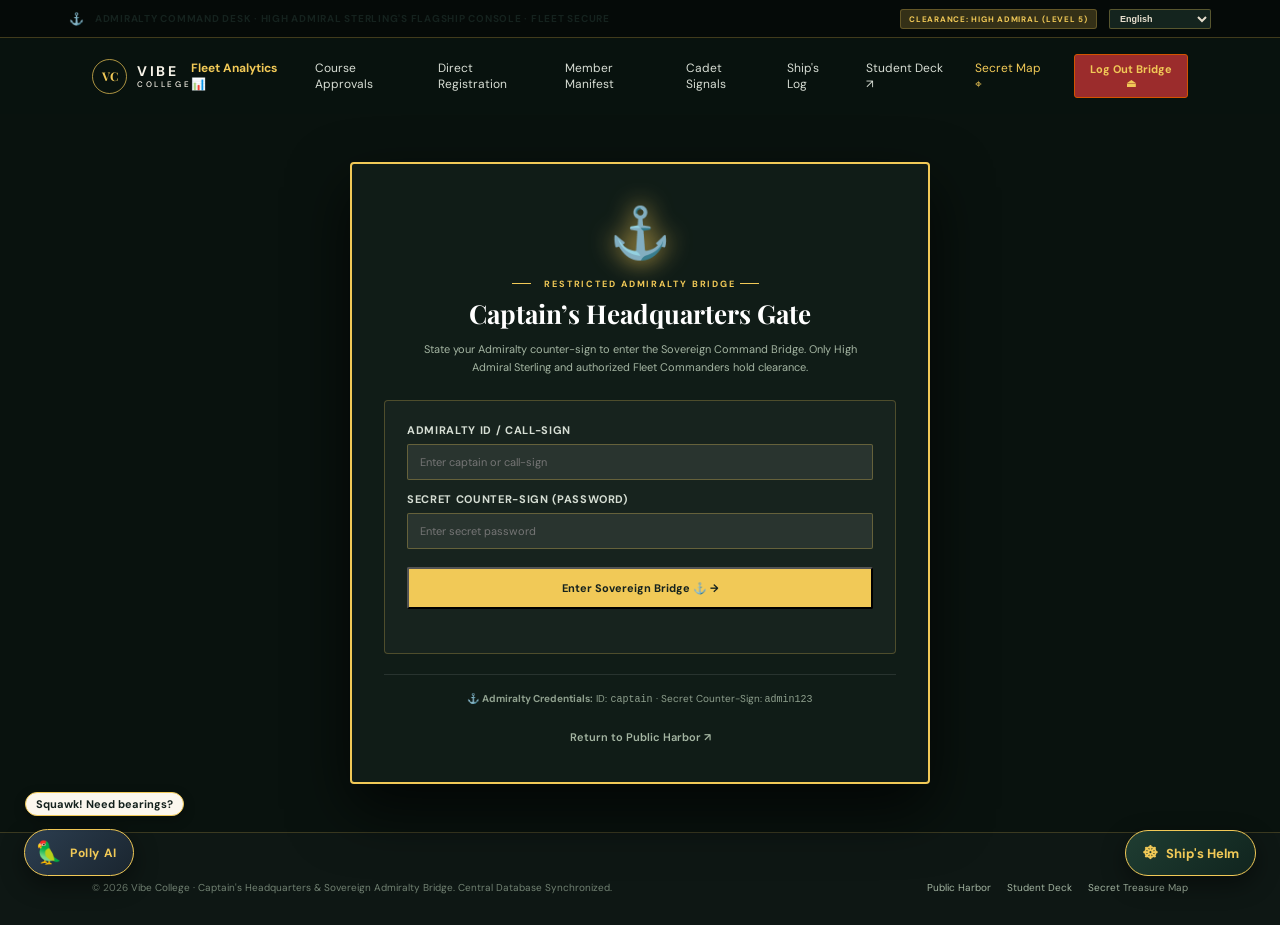
<file: admin.html>
<!doctype html>
<html lang="en">
  <head>
    <meta charset="UTF-8" />
    <meta name="viewport" content="width=device-width, initial-scale=1.0" />
    <meta name="theme-color" content="#0e1713" />
    <meta
      name="description"
      content="Vibe College Captain's Headquarters — Sovereign Admiralty Bridge, Central Member Database, Course Approval Desk, and Fleet Command."
    />
    <title>Captain's Headquarters — Vibe College</title>
    <link rel="preconnect" href="https://fonts.googleapis.com" />
    <link rel="preconnect" href="https://fonts.gstatic.com" crossorigin />
    <link
      href="https://fonts.googleapis.com/css2?family=DM+Sans:wght@400;500;600;700&family=Playfair+Display:wght@600;700;800&display=swap"
      rel="stylesheet"
    />
    <link rel="manifest" href="manifest.json" />
    <link rel="stylesheet" href="styles.css" />
    <script src="audio-weather.js" defer></script>
    <script src="polly-companion.js" defer></script>
    <script src="admin-suite.js" defer></script>
    <script src="app.js" defer></script>
  </head>
  <body style="background: #09120e; color: #f5eedf;">
    <!-- TOP ANNOUNCEMENT BANNER -->
    <div class="announcement" style="background: #050a08; border-bottom: 1px solid rgba(241,201,87,.25);">
      <span class="announcement-icon" aria-hidden="true">⚓</span>
      <p id="announcement-text">ADMIRALTY COMMAND DESK · High Admiral Sterling's Flagship Console · Fleet Secure</p>
      <div style="margin-left: auto; display: flex; align-items: center; gap: 12px;">
        <span class="trust-badge" style="background: rgba(241,201,87,.2); color: var(--gold); font-size: 8px;">
          CLEARANCE: HIGH ADMIRAL (LEVEL 5)
        </span>
        <select class="lang-picker-select" id="lang-picker" aria-label="Choose language" style="background: #14241e; color: #e7dfce; border-color: rgba(241,201,87,.3);">
          <option value="en" selected>English</option>
          <option value="pirate">🏴‍☠️ Pirate Speak</option>
          <option value="hi">हिन्दी</option>
          <option value="es">Español</option>
        </select>
      </div>
    </div>

    <!-- SITE HEADER -->
    <header class="site-header" style="background: rgba(9,18,14,.95);">
      <a class="brand" href="index.html" aria-label="Vibe College home">
        <span class="brand-mark" aria-hidden="true">VC</span>
        <span class="brand-name">VIBE <small>COLLEGE</small></span>
      </a>
      <button class="menu-toggle" aria-label="Open navigation" aria-expanded="false">
        <span></span><span></span>
      </button>
      <nav class="main-nav" aria-label="Admin navigation">
        <a href="#admiralty-analytics-desk" style="color: var(--gold); font-weight: 700;">Fleet Analytics 📊</a>
        <a href="#course-approval-desk">Course Approvals</a>
        <a href="#direct-course-registration">Direct Registration</a>
        <a href="#member-directory">Member Manifest</a>
        <a href="#query-desk">Cadet Signals</a>
        <a href="#notice-station">Ship's Log</a>
        <a href="student.html">Student Deck ↗</a>
        <a href="map.html" style="color: var(--gold);">Secret Map ⌖</a>
        <button class="nav-portal-btn" id="btn-admin-logout" type="button" style="background: #9b2c2c; border-color: #d35400;">
          Log Out Bridge ⏏
        </button>
      </nav>
    </header>

    <main>
      <!-- ============================================================== -->
      <!-- 1. ADMIRALTY SECURITY GATE (SHOWN IF NOT AUTHENTICATED AS ADMIN)-->
      <!-- ============================================================== -->
      <section class="admin-auth-card" id="admin-auth-gate" style="display: none;">
        <div class="gate-icon" aria-hidden="true">⚓</div>
        <p class="eyebrow" style="color: var(--gold); justify-content: center; margin-bottom: 6px;">
          <span></span> RESTRICTED ADMIRALTY BRIDGE <span></span>
        </p>
        <h1 style="font-family: var(--serif); font-size: 26px; color: #fff; margin: 0 0 10px;">
          Captain’s Headquarters Gate
        </h1>
        <p style="font-size: 11px; color: #a4b5a2; line-height: 1.6; margin: 0 auto 24px; max-width: 440px;">
          State your Admiralty counter-sign to enter the Sovereign Command Bridge. Only High Admiral Sterling and authorized Fleet Commanders hold clearance.
        </p>

        <form id="admin-gate-login-form" style="background: rgba(255,255,255,.03); border: 1px solid rgba(241,201,87,.25); border-radius: 4px; padding: 22px; text-align: left; margin-bottom: 20px;">
          <div class="bottle-field" style="margin-bottom: 12px;">
            <label for="admin-login-id" style="color: #d6ded4; font-size: 11px;">Admiralty ID / Call-Sign</label>
            <input type="text" id="admin-login-id" placeholder="Enter captain or call-sign" required style="background: rgba(255,255,255,.08); border-color: rgba(241,201,87,.3); color: #fff;" />
          </div>
          <div class="bottle-field" style="margin-bottom: 18px;">
            <label for="admin-login-key" style="color: #d6ded4; font-size: 11px;">Secret Counter-Sign (Password)</label>
            <input type="password" id="admin-login-key" placeholder="Enter secret password" required style="background: rgba(255,255,255,.08); border-color: rgba(241,201,87,.3); color: #fff;" />
          </div>
          <button class="button button-gold" style="width: 100%; min-height: 42px; font-size: 11px;" type="submit">
            <span>Enter Sovereign Bridge ⚓ →</span>
          </button>
          <p class="search-error" id="admin-gate-error" style="margin-top: 8px; color: #ff6b81; font-size: 10px;"></p>
        </form>

        <div style="border-top: 1px solid rgba(255,255,255,.1); padding-top: 16px;">
          <p style="font-size: 10px; color: #8fa08e; margin: 0; line-height: 1.5;">
            ⚓ <strong>Admiralty Credentials:</strong> ID: <code>captain</code> · Secret Counter-Sign: <code>admin123</code>
          </p>
        </div>

        <div style="margin-top: 18px;">
          <a href="index.html" class="text-link" style="color: #a4b5a2; font-size: 11px;">Return to Public Harbor ↗</a>
        </div>
      </section>

      <!-- ============================================================== -->
      <!-- 2. MAIN ADMIRALTY BRIDGE CONTENT (SHOWN WHEN LOGGED IN)         -->
      <!-- ============================================================== -->
      <div id="admin-bridge-content" style="display: none;">
        
        <!-- COMMAND BRIDGE HERO BANNER -->
        <section class="admin-bridge-hero">
          <div style="max-width: 1140px; margin: 0 auto; display: flex; justify-content: space-between; align-items: center; flex-wrap: wrap; gap: 20px;">
            <div style="display: flex; align-items: center; gap: 20px;">
              <div style="width: 64px; height: 64px; border-radius: 50%; border: 2px solid var(--gold); overflow: hidden; background: #26160c;">
                <img src="assets/principal_sterling.jpg" alt="High Admiral Sterling" style="width: 100%; height: 100%; object-fit: cover;" />
              </div>
              <div>
                <p class="eyebrow" style="color: var(--gold); margin: 0 0 2px;"><span></span> SOVEREIGN QUARTERS · HIGH ADMIRAL</p>
                <h1 style="font-family: var(--serif); font-size: 32px; margin: 0; color: #fff;">
                  Captain's Command Bridge
                </h1>
                <p style="margin: 4px 0 0; font-size: 11px; color: #a4b5a2;">
                  Flagship HMS Discovery · Coordinates: 12° 34' N, 56° 78' W · Administrative Bridge Console
                </p>
              </div>
            </div>
            <div style="display: flex; gap: 10px;">
              <button class="button button-gold" id="btn-alert-fleet" type="button">📢 Broadcast Fleet Alarm</button>
              <button class="button button-dark" id="btn-sound-quarters" type="button">🔔 Sound General Quarters</button>
            </div>
          </div>

          <div class="admin-stat-bar" style="margin-top: 32px; grid-template-columns: repeat(auto-fit, minmax(180px, 1fr));">
            <div class="res-stat-card">
              <strong id="stat-total-cadets">2,418</strong>
              <span>Central Manifest Cadets</span>
            </div>
            <div class="res-stat-card">
              <strong id="stat-pending-admissions" style="color: #4cd964;">2</strong>
              <span>Pending Enlistments</span>
            </div>
            <div class="res-stat-card">
              <strong id="stat-pending-enrollments" style="color: var(--gold);">3</strong>
              <span>Pending Course Berths</span>
            </div>
            <div class="res-stat-card">
              <strong id="admin-pending-count" style="color: #ff6b81;">2</strong>
              <span>Pending Cadet Queries</span>
            </div>
            <div class="res-stat-card">
              <strong id="stat-active-courses">6</strong>
              <span>Registered Fleet Subjects</span>
            </div>
          </div>
        </section>

        <!-- FLEET VISUAL ANALYTICS & MANIFEST EXPORT DECK -->
        <section style="padding: 24px 6%; max-width: 1140px; margin: 0 auto;" id="admiralty-analytics-desk">
          <div style="display: flex; justify-content: space-between; align-items: center; margin-bottom: 18px; flex-wrap: wrap; gap: 14px;">
            <div>
              <span class="trust-badge" style="background: rgba(241, 201, 87, 0.2); color: var(--gold); font-size: 8px;">LIVE ADMIRALTY TELEMETRY</span>
              <h2 style="margin: 4px 0 0; font-family: var(--serif); font-size: 24px; color: #fff;">
                📊 Fleet Telemetry & Manifest Export
              </h2>
            </div>
            <div style="display: flex; gap: 10px; flex-wrap: wrap;">
              <button class="button button-gold" id="btn-export-manifest-csv" type="button" style="font-size: 11px;">
                📥 Export Member Manifest (CSV)
              </button>
              <button class="button button-dark" id="btn-export-enrollments-csv" type="button" style="font-size: 11px;">
                📥 Export Subject Decrees (CSV)
              </button>
            </div>
          </div>

          <div class="charts-grid">
            <div class="chart-card">
              <h3>Department Capacity & Enrollment Share</h3>
              <canvas id="chart-dept-donut" style="width: 100%; max-width: 280px; height: 180px; display: block; margin: 0 auto;"></canvas>
            </div>
            <div class="chart-card">
              <h3>Admissions Commissioning Velocity</h3>
              <canvas id="chart-admissions-bar" style="width: 100%; max-width: 300px; height: 180px; display: block; margin: 0 auto;"></canvas>
            </div>
          </div>
        </section>

        <!-- ============================================================== -->
        <!-- SECTION 0: ADMISSIONS & CADET ENLISTMENT APPROVALS             -->
        <!-- ============================================================== -->
        <section style="padding: 40px 6% 20px; max-width: 1140px; margin: 0 auto;" id="admissions-approval-desk">
          <div class="admin-desk-card">
            <div style="display: flex; justify-content: space-between; align-items: center; border-bottom: 1px solid rgba(241,201,87,.25); padding-bottom: 16px; margin-bottom: 20px; flex-wrap: wrap; gap: 12px;">
              <div>
                <p class="eyebrow" style="color: var(--gold); margin: 0 0 2px;"><span></span> CREW ENLISTMENT · RECRUITMENT TRIBUNAL</p>
                <h2 style="font-family: var(--serif); font-size: 24px; margin: 0; color: #fff;">
                  Prospective Cadet Enlistment Applications
                </h2>
              </div>
              <div style="display: flex; gap: 8px;">
                <button class="button button-gold" id="btn-filter-pending-admissions" style="padding: 6px 12px; font-size: 10px;" type="button">Pending Enlistments Only</button>
                <button class="button button-dark" id="btn-filter-all-admissions" style="padding: 6px 12px; font-size: 10px;" type="button">All Enlistment Scrolls</button>
              </div>
            </div>

            <p style="font-size: 11px; color: #a4b5a2; margin: 0 0 18px; line-height: 1.6;">
              Review prospective student enlistment scrolls dispatched from the Harbor Admissions Gate (<code>index.html</code>). Approving an application officially commissions the candidate into the Central Fleet Manifest, mints their official Mariner Roll Number, and grants them credentials to board the ship.
            </p>

            <div id="admin-admissions-container">
              <!-- Dynamically populated from localStorage vc_admissions_db -->
            </div>
          </div>
        </section>

        <!-- ============================================================== -->
        <!-- SECTION 1: COURSE BERTH ENROLLMENT APPROVAL DESK               -->
        <!-- ============================================================== -->
        <section style="padding: 40px 6% 20px; max-width: 1140px; margin: 0 auto;" id="course-approval-desk">
          <div class="admin-desk-card">
            <div style="display: flex; justify-content: space-between; align-items: center; border-bottom: 1px solid rgba(241,201,87,.25); padding-bottom: 16px; margin-bottom: 20px;">
              <div>
                <p class="eyebrow" style="color: var(--gold); margin: 0 0 2px;"><span></span> ACADEMIC REGISTRATION · APPROVAL DESK</p>
                <h2 style="font-family: var(--serif); font-size: 24px; margin: 0; color: #fff;">
                  Cadet Subject & Course Enrollment Approvals
                </h2>
              </div>
              <div style="display: flex; gap: 8px;">
                <button class="button button-gold" id="btn-filter-pending-enrollments" style="padding: 6px 12px; font-size: 10px;" type="button">Pending Approvals Only</button>
                <button class="button button-dark" id="btn-filter-all-enrollments" style="padding: 6px 12px; font-size: 10px;" type="button">All Course Records</button>
              </div>
            </div>

            <p style="font-size: 11px; color: #a4b5a2; margin: 0 0 18px; line-height: 1.6;">
              Review elective and core subject berth applications submitted from the Student Deck. Approving an application officially registers the subject into the central database and updates the cadet's academic record.
            </p>

            <div id="admin-enrollments-container">
              <!-- Dynamically populated from localStorage vc_enrollments_db -->
            </div>
          </div>
        </section>

        <!-- ============================================================== -->
        <!-- SECTION 2: DIRECT CADET COURSE REGISTRATION TOOL               -->
        <!-- ============================================================== -->
        <section style="padding: 0 6% 30px; max-width: 1140px; margin: 0 auto;" id="direct-course-registration">
          <div class="admin-desk-card">
            <div style="display: flex; justify-content: space-between; align-items: center; border-bottom: 1px solid rgba(241,201,87,.25); padding-bottom: 14px; margin-bottom: 18px;">
              <div>
                <p class="eyebrow" style="color: var(--gold); margin: 0 0 2px;"><span></span> DIRECT ADMISSION · ADMIRALTY OVERRIDE</p>
                <h2 style="font-family: var(--serif); font-size: 22px; margin: 0; color: #fff;">
                  Directly Register Cadet into Course
                </h2>
              </div>
              <span class="trust-badge" style="background: rgba(241,201,87,.15); color: var(--gold); font-size: 9px;">
                Instant Admiralty Endorsement
              </span>
            </div>

            <p style="font-size: 11px; color: #a4b5a2; margin: 0 0 16px;">
              Admiralty authority to immediately enroll any cadet into any fleet subject without requiring a student application form.
            </p>

            <form id="direct-reg-form" style="display: grid; grid-template-columns: repeat(auto-fit, minmax(220px, 1fr)) auto; gap: 14px; align-items: flex-end;">
              <div class="bottle-field">
                <label for="direct-reg-cadet" style="color: #d6ded4; font-size: 11px;">Select Cadet from Manifest</label>
                <select id="direct-reg-cadet" style="background: #14241e; border-color: rgba(241,201,87,.3); color: #fff; width: 100%;">
                  <!-- Populated from vc_members_db -->
                </select>
              </div>
              <div class="bottle-field">
                <label for="direct-reg-course" style="color: #d6ded4; font-size: 11px;">Select Fleet Subject / Course</label>
                <select id="direct-reg-course" style="background: #14241e; border-color: rgba(241,201,87,.3); color: #fff; width: 100%;">
                  <!-- Populated from vc_courses_db -->
                </select>
              </div>
              <div class="bottle-field">
                <label for="direct-reg-term" style="color: #d6ded4; font-size: 11px;">Academic Voyage Term</label>
                <select id="direct-reg-term" style="background: #14241e; border-color: rgba(241,201,87,.3); color: #fff; width: 100%;">
                  <option value="Term 2026-27 (Autumn)">Term 2026-27 (Autumn)</option>
                  <option value="Term 2026-27 (Spring)">Term 2026-27 (Spring)</option>
                </select>
              </div>
              <div>
                <button class="button button-gold" style="min-height: 40px; font-size: 11px; white-space: nowrap;" type="submit">
                  <span>⚓ Register & Approve Berth →</span>
                </button>
              </div>
            </form>
            <div class="bottle-success-notice" id="direct-reg-success" style="margin-top: 14px;">
              <h4>✦ Cadet Officially Registered in Course! ✦</h4>
              <p id="direct-reg-success-msg">The subject berth has been assigned and updated in the student's Shipmate Deck.</p>
            </div>
          </div>
        </section>

        <!-- ============================================================== -->
        <!-- SECTION 3: CENTRAL MEMBER DIRECTORY & MANIFEST EXPLORER         -->
        <!-- ============================================================== -->
        <section style="padding: 0 6% 30px; max-width: 1140px; margin: 0 auto;" id="member-directory">
          <div class="admin-desk-card">
            <div style="display: flex; justify-content: space-between; align-items: center; border-bottom: 1px solid rgba(241,201,87,.25); padding-bottom: 16px; margin-bottom: 20px; flex-wrap: wrap; gap: 12px;">
              <div>
                <p class="eyebrow" style="color: var(--gold); margin: 0 0 2px;"><span></span> CENTRAL FLEET DATABASE · CREW MANIFEST</p>
                <h2 style="font-family: var(--serif); font-size: 24px; margin: 0; color: #fff;">
                  Central Member Directory & Crew Manifest
                </h2>
              </div>
              <div style="display: flex; gap: 10px; align-items: center;">
                <input type="search" id="member-search-input" placeholder="Search by name, roll, or branch..." style="background: rgba(255,255,255,.08); border: 1px solid rgba(241,201,87,.3); color: #fff; padding: 6px 12px; font-size: 11px; border-radius: 3px; min-width: 200px;" />
                <button class="button button-gold" id="btn-open-enlist-modal" style="padding: 6px 14px; font-size: 10px;" type="button">
                  + Enlist New Cadet
                </button>
              </div>
            </div>

            <div style="overflow-x: auto;">
              <table class="admin-table" id="member-manifest-table">
                <thead>
                  <tr>
                    <th>Crew Member</th>
                    <th>Roll / Staff ID</th>
                    <th>Station / Role</th>
                    <th>Program / Department</th>
                    <th>Enrolled Subjects</th>
                    <th>Status</th>
                    <th>Actions</th>
                  </tr>
                </thead>
                <tbody id="member-manifest-tbody">
                  <!-- Dynamically populated from localStorage vc_members_db -->
                </tbody>
              </table>
            </div>
          </div>
        </section>

        <!-- ============================================================== -->
        <!-- SECTION 4: CADET PETITIONS & QUERY COMMAND DESK                -->
        <!-- ============================================================== -->
        <section style="padding: 0 6% 30px; max-width: 1140px; margin: 0 auto;" id="query-desk">
          <div class="admin-desk-card">
            <div style="display: flex; justify-content: space-between; align-items: center; border-bottom: 1px solid rgba(241,201,87,.25); padding-bottom: 16px; margin-bottom: 20px;">
              <div>
                <p class="eyebrow" style="color: var(--gold); margin: 0 0 2px;"><span></span> CADET SIGNALS · TWO-WAY DESK</p>
                <h2 style="font-family: var(--serif); font-size: 24px; margin: 0; color: #fff;">
                  Cadet Petition Resolution Desk
                </h2>
              </div>
              <div style="display: flex; gap: 8px;">
                <button class="button button-gold" id="btn-filter-all-queries" style="padding: 6px 12px; font-size: 10px;" type="button">All Signals</button>
                <button class="button button-dark" id="btn-filter-pending-queries" style="padding: 6px 12px; font-size: 10px;" type="button">Pending Only</button>
              </div>
            </div>

            <p style="font-size: 11px; color: #a4b5a2; margin: 0 0 18px; line-height: 1.6;">
              Review direct petitions dispatched from the Pirate Student Deck. Type your official High Admiral Order below any query to transmit your decision straight back to the cadet's console.
            </p>

            <div id="admin-queries-container">
              <!-- Dynamically populated from localStorage vc_queries -->
            </div>
          </div>
        </section>

        <!-- ============================================================== -->
        <!-- SECTION 5: SHIP'S LOG CIRCULARS BROADCAST STATION              -->
        <!-- ============================================================== -->
        <section style="padding: 0 6% 40px; max-width: 1140px; margin: 0 auto;" id="notice-station">
          <div class="admin-desk-card">
            <div style="display: flex; justify-content: space-between; align-items: center; border-bottom: 1px solid rgba(241,201,87,.25); padding-bottom: 14px; margin-bottom: 20px;">
              <div>
                <p class="eyebrow" style="color: var(--gold); margin: 0 0 2px;"><span></span> SHIP'S LOG · FLEET BROADCAST</p>
                <h2 style="font-family: var(--serif); font-size: 24px; margin: 0; color: #fff;">
                  Publish Official Circular to Ship’s Log
                </h2>
              </div>
              <span class="trust-badge" style="background: rgba(241,201,87,.15); color: var(--gold); font-size: 9px;">
                Transmits to All Cadet Screens
              </span>
            </div>

            <form id="admin-broadcast-form">
              <div class="bottle-form-row">
                <div class="bottle-field">
                  <label for="notice-title" style="color: #d6ded4; font-size: 11px;">Circular Title / Heading</label>
                  <input type="text" id="notice-title" placeholder="E.g. Schedule for Annual Hack-the-Armada Regatta 2026" required style="background: rgba(255,255,255,.08); border-color: rgba(241,201,87,.3); color: #fff;" />
                </div>
                <div class="bottle-field">
                  <label for="notice-dept" style="color: #d6ded4; font-size: 11px;">Issuing Harbor Department</label>
                  <input type="text" id="notice-dept" value="Office of the High Admiral & Controller of Examinations" required style="background: rgba(255,255,255,.08); border-color: rgba(241,201,87,.3); color: #fff;" />
                </div>
              </div>
              <div class="bottle-form-row">
                <div class="bottle-field">
                  <label for="notice-category" style="color: #d6ded4; font-size: 11px;">Category Tag</label>
                  <select id="notice-category" style="background: #14241e; border-color: rgba(241,201,87,.3); color: #fff;">
                    <option value="Urgent Circular">Urgent Circular (Red Alert)</option>
                    <option value="Academic Notice" selected>Academic Notice</option>
                    <option value="Regatta & Drills">Regatta & Drills</option>
                    <option value="Hostel & Harbor">Hostel & Harbor Life</option>
                  </select>
                </div>
                <div class="bottle-field">
                  <label for="notice-date" style="color: #d6ded4; font-size: 11px;">Dispatch Date</label>
                  <input type="text" id="notice-date" value="09 Oct 2026" required style="background: rgba(255,255,255,.08); border-color: rgba(241,201,87,.3); color: #fff;" />
                </div>
              </div>
              <div class="bottle-field" style="margin-bottom: 18px;">
                <label for="notice-content" style="color: #d6ded4; font-size: 11px;">Circular Decree Body</label>
                <textarea id="notice-content" rows="3" placeholder="Enter decree details, deadlines, and instructions for all hands on deck..." required style="background: rgba(255,255,255,.08); border-color: rgba(241,201,87,.3); color: #fff;"></textarea>
              </div>
              <button class="button button-gold" style="min-height: 42px; font-size: 11px;" type="submit">
                <span>📢 Transmit Decree to Ship's Log →</span>
              </button>
            </form>
            <div class="bottle-success-notice" id="broadcast-success">
              <h4>✦ Decree Transmitted to the Ship's Log! ✦</h4>
              <p>Your circular has been recorded into the admiralty ledger and is now visible on the Student Portal feed.</p>
            </div>
          </div>
        </section>

        <!-- ============================================================== -->
        <!-- SECTION 6: FLEET OPERATIONS & APPLICATIONS QUEUE               -->
        <!-- ============================================================== -->
        <section style="padding: 0 6% 60px; max-width: 1140px; margin: 0 auto;" id="fleet-ops">
          <div style="display: grid; grid-template-columns: 1fr 1fr; gap: 24px;" class="calc-grid">
            <div class="admin-desk-card">
              <h3 style="font-family: var(--serif); font-size: 18px; margin: 0 0 12px; color: var(--gold);">
                Enlistment Dossiers Queue
              </h3>
              <p style="font-size: 10px; color: #a4b5a2; margin: 0 0 14px;">Recent candidate applications under review for 2026-27 admission.</p>
              <div style="display: grid; gap: 8px;">
                <div style="padding: 10px; background: rgba(255,255,255,.03); border: 1px solid rgba(255,255,255,.08); border-radius: 2px; display: flex; justify-content: space-between; align-items: center;">
                  <div>
                    <strong style="font-size: 11px; color: #fff;">Jennifer Hawk (#VC-2027-APP-9182)</strong>
                    <small style="display: block; font-size: 9px; color: #a4b5a2;">B.Tech Science & Tech · VIBE-SAT Score: 94th Percentile</small>
                  </div>
                  <span class="trust-badge" style="background: rgba(46,125,50,.2); color: #81c784;">PROVISIONAL ADMIT</span>
                </div>
                <div style="padding: 10px; background: rgba(255,255,255,.03); border: 1px solid rgba(255,255,255,.08); border-radius: 2px; display: flex; justify-content: space-between; align-items: center;">
                  <div>
                    <strong style="font-size: 11px; color: #fff;">David Sterling (#VC-2027-APP-8841)</strong>
                    <small style="display: block; font-size: 9px; color: #a4b5a2;">B.B.A. Maritime Commerce · 12th Board: 91.2%</small>
                  </div>
                  <span class="trust-badge" style="background: rgba(241,201,87,.2); color: var(--gold);">UNDER REVIEW</span>
                </div>
              </div>
            </div>

            <div class="admin-desk-card">
              <h3 style="font-family: var(--serif); font-size: 18px; margin: 0 0 12px; color: var(--gold);">
                Faculty Berth Vacancies & Applications
              </h3>
              <p style="font-size: 10px; color: #a4b5a2; margin: 0 0 14px;">Scholarly credentials submitted for academic berths.</p>
              <div style="display: grid; gap: 8px;">
                <div style="padding: 10px; background: rgba(255,255,255,.03); border: 1px solid rgba(255,255,255,.08); border-radius: 2px; display: flex; justify-content: space-between; align-items: center;">
                  <div>
                    <strong style="font-size: 11px; color: #fff;">Dr. Nathan Ross, Ph.D. Imperial</strong>
                    <small style="display: block; font-size: 9px; color: #a4b5a2;">Applied for: Professor in Autonomous Maritime AI</small>
                  </div>
                  <span class="trust-badge" style="background: rgba(46,125,50,.2); color: #81c784;">INVITED TO COLLOQUIUM</span>
                </div>
                <div style="padding: 10px; background: rgba(255,255,255,.03); border: 1px solid rgba(255,255,255,.08); border-radius: 2px; display: flex; justify-content: space-between; align-items: center;">
                  <div>
                    <strong style="font-size: 11px; color: #fff;">Dr. Serena Hayes, Ph.D. Scripps</strong>
                    <small style="display: block; font-size: 9px; color: #a4b5a2;">Applied for: Senior Research Scientist in Ocean Climate</small>
                  </div>
                  <span class="trust-badge" style="background: rgba(241,201,87,.2); color: var(--gold);">DOSSIER SCREENING</span>
                </div>
              </div>
            </div>
          </div>
        </section>

      </div>
    </main>

    <!-- ENLIST NEW CADET MODAL -->
    <div class="modal-backdrop" id="enlist-cadet-modal" role="dialog" aria-modal="true" aria-labelledby="enlist-modal-title">
      <div class="modal-card" style="background: #14241e; border: 2px solid var(--gold); color: #f5eedf; max-width: 520px;">
        <div class="modal-head">
          <div style="display: flex; align-items: center; gap: 10px;">
            <span style="font-size: 22px;">📜</span>
            <h3 id="enlist-modal-title" style="margin: 0; font-family: var(--serif); font-size: 18px; color: var(--gold);">
              Enlist New Cadet to Central Manifest
            </h3>
          </div>
          <button class="modal-close" data-close-modal="enlist-cadet-modal" type="button" aria-label="Close modal" style="color: #f5eedf;">×</button>
        </div>
        <div class="modal-body" style="padding: 20px;">
          <form id="enlist-cadet-form">
            <div class="bottle-field" style="margin-bottom: 12px;">
              <label for="new-cadet-name" style="color: #d6ded4; font-size: 11px;">Cadet Full Name</label>
              <input type="text" id="new-cadet-name" placeholder="E.g. Morgan Drake" required style="background: rgba(255,255,255,.08); border-color: rgba(241,201,87,.3); color: #fff;" />
            </div>
            <div class="bottle-form-row" style="margin-bottom: 12px;">
              <div class="bottle-field">
                <label for="new-cadet-roll" style="color: #d6ded4; font-size: 11px;">Roll Number</label>
                <input type="text" id="new-cadet-roll" placeholder="E.g. VC-2024-TECH-088" required style="background: rgba(255,255,255,.08); border-color: rgba(241,201,87,.3); color: #fff;" />
              </div>
              <div class="bottle-field">
                <label for="new-cadet-rank" style="color: #d6ded4; font-size: 11px;">Rank / Station</label>
                <select id="new-cadet-rank" style="background: #0d1b15; border-color: rgba(241,201,87,.3); color: #fff;">
                  <option value="Cadet Midshipman">Cadet Midshipman</option>
                  <option value="Quartermaster">Quartermaster</option>
                  <option value="First Mate">First Mate</option>
                  <option value="Boatswain">Boatswain</option>
                </select>
              </div>
            </div>
            <div class="bottle-form-row" style="margin-bottom: 18px;">
              <div class="bottle-field">
                <label for="new-cadet-prog" style="color: #d6ded4; font-size: 11px;">Academic Program</label>
                <select id="new-cadet-prog" style="background: #0d1b15; border-color: rgba(241,201,87,.3); color: #fff;">
                  <option value="B.Tech Computer Science & Maritime AI">B.Tech CS & Maritime AI</option>
                  <option value="B.Tech Subsea Robotics & Automation">B.Tech Subsea Robotics</option>
                  <option value="B.Sc Celestial Astrogation">B.Sc Celestial Astrogation</option>
                  <option value="B.B.A. Maritime Commerce & Logistics">B.B.A. Maritime Commerce</option>
                  <option value="B.Des Naval Architecture & Design">B.Des Naval Architecture</option>
                </select>
              </div>
              <div class="bottle-field">
                <label for="new-cadet-email" style="color: #d6ded4; font-size: 11px;">Fleet Pigeon Email</label>
                <input type="email" id="new-cadet-email" placeholder="cadet@vibe.edu" required style="background: rgba(255,255,255,.08); border-color: rgba(241,201,87,.3); color: #fff;" />
              </div>
            </div>
            <button class="button button-gold" style="width: 100%; min-height: 42px; font-size: 11px;" type="submit">
              <span>⚓ Seal Enlistment into Fleet Manifest →</span>
            </button>
          </form>
        </div>
      </div>
    </div>

    <!-- FOOTER -->
    <footer class="site-footer" style="border-top: 1px solid rgba(241,201,87,.2);">
      <div style="max-width: 1140px; margin: 0 auto; display: flex; justify-content: space-between; align-items: center; flex-wrap: wrap; gap: 14px; font-size: 10px; color: #728273;">
        <span>© 2026 Vibe College · Captain's Headquarters & Sovereign Admiralty Bridge. Central Database Synchronized.</span>
        <div style="display: flex; gap: 16px;">
          <a href="index.html" style="color: #a4b5a2;">Public Harbor</a>
          <a href="student.html" style="color: #a4b5a2;">Student Deck</a>
          <a href="map.html" style="color: #a4b5a2;">Secret Treasure Map</a>
        </div>
      </div>
    </footer>

    <!-- PWA SERVICE WORKER REGISTRATION -->
    <script>
      if ('serviceWorker' in navigator) {
        window.addEventListener('load', () => {
          navigator.serviceWorker.register('./sw.js').catch(() => {});
        });
      }
    </script>
  </body>
</html>
</file>
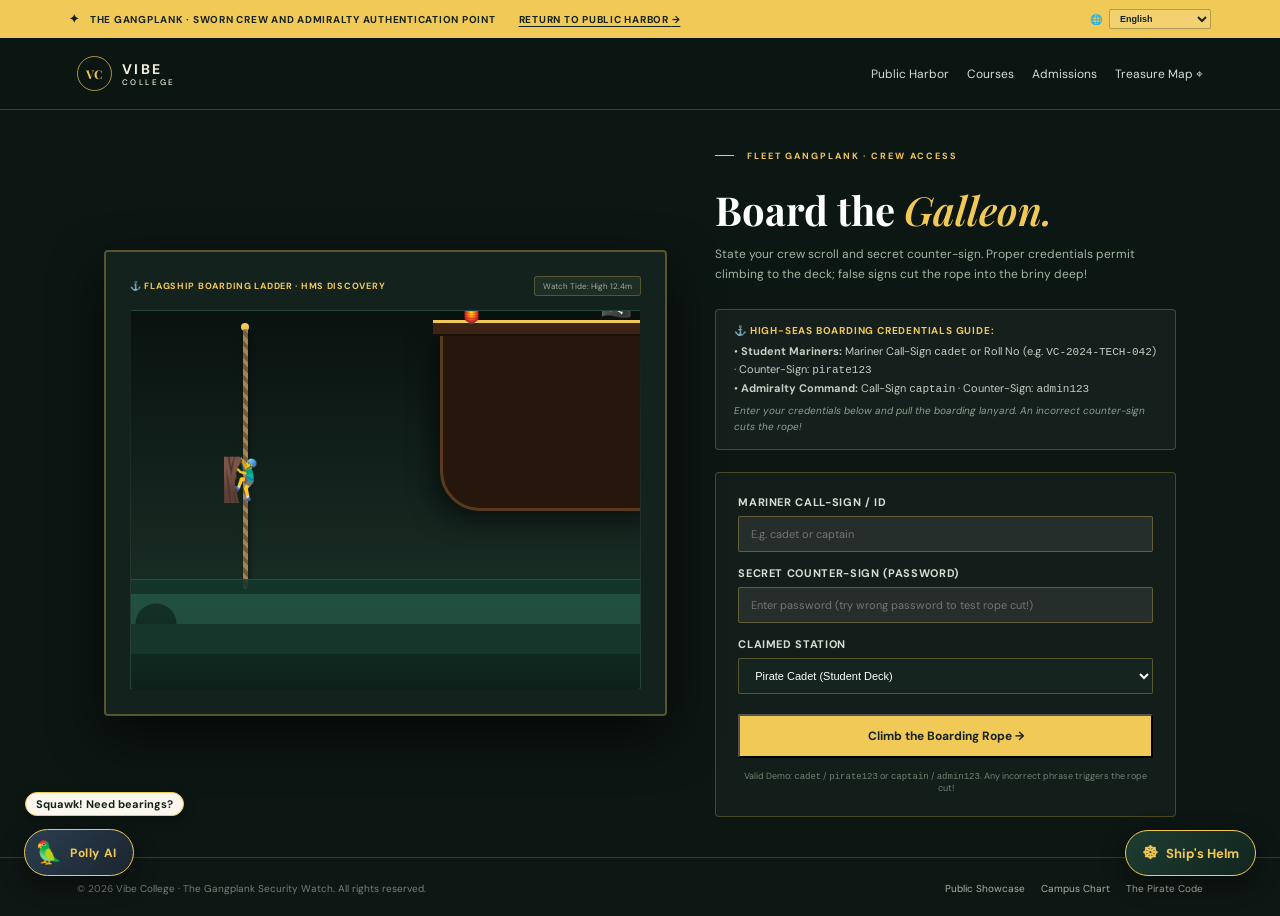
<file: login.html>
<!doctype html>
<html lang="en">
  <head>
    <meta charset="UTF-8" />
    <meta name="viewport" content="width=device-width, initial-scale=1.0" />
    <meta name="theme-color" content="#0c1613" />
    <meta name="description" content="Board the ship at the Vibe College gangplank. Authenticate your credentials to access the Pirate Student Deck or Captain's Headquarters." />
    <title>The Boarding Gate — Vibe College</title>
    <link rel="preconnect" href="https://fonts.googleapis.com" />
    <link rel="preconnect" href="https://fonts.gstatic.com" crossorigin />
    <link
      href="https://fonts.googleapis.com/css2?family=DM+Sans:wght@400;500;600;700&family=Playfair+Display:wght@600;700;800&display=swap"
      rel="stylesheet"
    />
    <link rel="manifest" href="manifest.json" />
    <link rel="stylesheet" href="styles.css" />
    <script src="audio-weather.js" defer></script>
    <script src="polly-companion.js" defer></script>
    <script src="app.js" defer></script>
  </head>
  <body class="boarding-page">
    <div class="announcement">
      <span class="announcement-icon" aria-hidden="true">✦</span>
      <p id="announcement-text">THE GANGPLANK · Sworn crew and admiralty authentication point</p>
      <a href="index.html">Return to Public Harbor <span aria-hidden="true">→</span></a>
      <div style="margin-left: auto; display: flex; align-items: center; gap: 6px;">
        <span aria-hidden="true">🌐</span>
        <select class="lang-picker-select" id="lang-picker" aria-label="Choose language">
          <option value="en" selected>English</option>
          <option value="pirate">🏴‍☠️ Pirate Speak</option>
          <option value="hi">हिन्दी</option>
          <option value="es">Español</option>
        </select>
      </div>
    </div>

    <header class="boarding-header">
      <a class="brand" href="index.html" aria-label="Vibe College home">
        <span class="brand-mark" aria-hidden="true">VC</span>
        <span class="brand-name">VIBE <small>COLLEGE</small></span>
      </a>
      <nav class="main-nav" style="display: flex; gap: 18px; align-items: center;">
        <a href="index.html">Public Harbor</a>
        <a href="index.html#courses">Courses</a>
        <a href="index.html#admissions">Admissions</a>
        <a href="map.html">Treasure Map ⌖</a>
      </nav>
    </header>

    <main class="boarding-container">
      <!-- LEFT: THE ANIMATED NAUTICAL BOARDING STAGE -->
      <section class="boarding-stage-card" aria-label="Interactive Boarding Scene">
        <div style="display: flex; justify-content: space-between; align-items: center; margin-bottom: 14px;">
          <span style="font-size: 9px; font-weight: 700; letter-spacing: .08em; text-transform: uppercase; color: var(--gold);">
            ⚓ FLAGSHIP BOARDING LADDER · HMS DISCOVERY
          </span>
          <span class="trust-badge" style="background: rgba(255,255,255,.05); color: #9bb09b; font-size: 8px;">
            Watch Tide: High 12.4m
          </span>
        </div>

        <div class="stage-sky" id="stage-sky-canvas">
          <!-- Ship Hull & Deck -->
          <div class="stage-ship-hull">
            <div class="stage-ship-deck"></div>
            <div class="stage-lantern">🏮</div>
            <div class="stage-ship-flag">🏴‍☠️</div>
          </div>

          <!-- The Boarding Rope & Climber -->
          <div class="stage-rope-mount"></div>
          <div class="stage-rope-wrapper" id="rope-wrapper">
            <div class="stage-cutlass" id="stage-cutlass" aria-hidden="true">🗡️</div>
            <div class="stage-rope" id="stage-rope"></div>
            <div class="stage-pirate" id="stage-pirate" role="img" aria-label="Pirate Climber">
              🧗‍♂️
            </div>
          </div>

          <!-- Ocean Waves & Hazards -->
          <div class="stage-ocean">
            <div class="stage-wave stage-wave-1"></div>
            <div class="stage-wave stage-wave-2"></div>
            <div class="stage-splash" id="stage-splash" aria-hidden="true">💦</div>
            <div class="stage-shark" id="stage-shark" aria-hidden="true">🦈</div>
          </div>
        </div>

        <!-- Flashing Alerts -->
        <div class="boarding-alert walk-plank-alert" id="alert-failure">
          <strong>☠ ARRR! YE WALKED THE PLANK! ☠</strong>
          <span>Authentication Failed! By order of the Quartermaster, the rope has been cut and ye have tumbled into Davy Jones' locker!</span>
          <div style="margin-top: 10px;">
            <button class="button button-gold" id="btn-retry-climb" type="button" style="padding: 6px 14px; font-size: 10px;">
              ↺ Tie New Rope & Try Again
            </button>
          </div>
        </div>

        <div class="boarding-alert boarding-success-alert" id="alert-success">
          <strong>✦ WELCOME ABOARD, MATEY! ✦</strong>
          <span id="success-welcome-msg">Rope successfully climbed! Gangplank secured. Hoisting sails and clearing deck...</span>
        </div>
      </section>

      <!-- RIGHT: AUTHENTICATION FORM & DEMO PRESETS -->
      <section class="stage-controls">
        <p class="eyebrow" style="color: var(--gold);"><span></span> FLEET GANGPLANK · CREW ACCESS</p>
        <h1 style="font-family: var(--serif); font-size: clamp(28px, 3.5vw, 40px); margin: 0 0 8px; color: #fff;">
          Board the <em>Galleon.</em>
        </h1>
        <p style="margin: 0 0 24px; font-size: 12px; color: #a4b5a2; line-height: 1.7;">
          State your crew scroll and secret counter-sign. Proper credentials permit climbing to the deck; false signs cut the rope into the briny deep!
        </p>

        <!-- High-Seas Boarding Credentials Guide (No Direct Bypass) -->
        <div style="background: rgba(255,255,255,.04); border: 1px solid rgba(241,201,87,.25); border-radius: 4px; padding: 14px 18px; margin-bottom: 22px;">
          <p style="margin: 0 0 6px; font-size: 10px; font-weight: 700; text-transform: uppercase; letter-spacing: .08em; color: var(--gold);">
            ⚓ High-Seas Boarding Credentials Guide:
          </p>
          <div style="font-size: 11px; color: #c4d0c2; line-height: 1.6;">
            <div>• <strong>Student Mariners:</strong> Mariner Call-Sign <code>cadet</code> or Roll No (e.g. <code>VC-2024-TECH-042</code>) · Counter-Sign: <code>pirate123</code></div>
            <div>• <strong>Admiralty Command:</strong> Call-Sign <code>captain</code> · Counter-Sign: <code>admin123</code></div>
            <div style="font-size: 10px; color: #8fa08e; margin-top: 4px; font-style: italic;">
              Enter your credentials below and pull the boarding lanyard. An incorrect counter-sign cuts the rope!
            </div>
          </div>
        </div>

        <!-- Custom Login Form -->
        <form id="boarding-login-form" style="background: rgba(255,255,255,.03); border: 1px solid rgba(241,201,87,.25); border-radius: 4px; padding: 22px;">
          <div class="bottle-field" style="margin-bottom: 14px;">
            <label for="login-username" style="color: #d6ded4; font-size: 11px;">Mariner Call-Sign / ID</label>
            <input type="text" id="login-username" placeholder="E.g. cadet or captain" required style="background: rgba(255,255,255,.08); border-color: rgba(241,201,87,.3); color: #fff;" />
          </div>
          <div class="bottle-field" style="margin-bottom: 14px;">
            <label for="login-password" style="color: #d6ded4; font-size: 11px;">Secret Counter-Sign (Password)</label>
            <input type="password" id="login-password" placeholder="Enter password (try wrong password to test rope cut!)" required style="background: rgba(255,255,255,.08); border-color: rgba(241,201,87,.3); color: #fff;" />
          </div>
          <div class="bottle-field" style="margin-bottom: 20px;">
            <label for="login-role" style="color: #d6ded4; font-size: 11px;">Claimed Station</label>
            <select id="login-role" style="background: #14241e; border-color: rgba(241,201,87,.3); color: #fff;">
              <option value="student">Pirate Cadet (Student Deck)</option>
              <option value="admin">High Admiral (Captain's Headquarters)</option>
            </select>
          </div>
          <button class="button button-gold" style="width: 100%; min-height: 44px; font-size: 12px;" type="submit" id="btn-submit-climb">
            <span>Climb the Boarding Rope →</span>
          </button>
          <p style="margin: 12px 0 0; font-size: 9px; color: #728273; text-align: center;">
            Valid Demo: <code>cadet</code> / <code>pirate123</code> or <code>captain</code> / <code>admin123</code>. Any incorrect phrase triggers the rope cut!
          </p>
        </form>
      </section>
    </main>

    <footer class="site-footer" style="padding: 24px 6%; margin-top: auto; border-top: 1px solid rgba(241,201,87,.2);">
      <div style="max-width: 1200px; margin: 0 auto; display: flex; justify-content: space-between; align-items: center; flex-wrap: wrap; gap: 14px; font-size: 10px; color: #728273;">
        <span>© 2026 Vibe College · The Gangplank Security Watch. All rights reserved.</span>
        <div style="display: flex; gap: 16px;">
          <a href="index.html" style="color: #a4b5a2;">Public Showcase</a>
          <a href="map.html" style="color: #a4b5a2;">Campus Chart</a>
          <a href="index.html#ship-code" style="color: #a4b5a2;">The Pirate Code</a>
        </div>
      </div>
    </footer>

    <!-- PWA SERVICE WORKER REGISTRATION -->
    <script>
      if ('serviceWorker' in navigator) {
        window.addEventListener('load', () => {
          navigator.serviceWorker.register('./sw.js').catch(() => {});
        });
      }
    </script>
  </body>
</html>
</file>
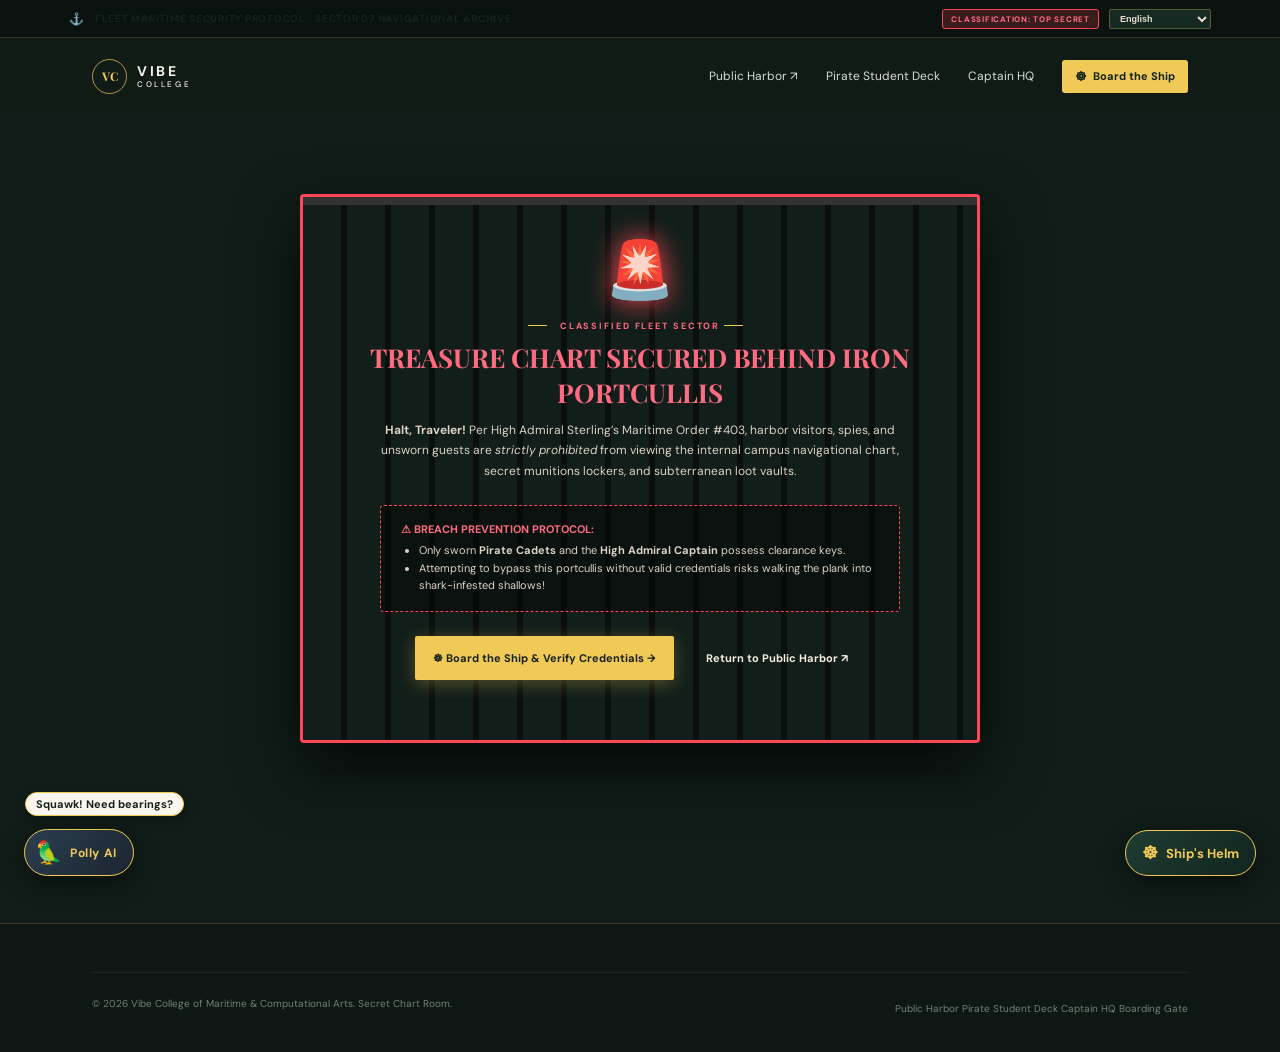
<file: map.html>
<!doctype html>
<html lang="en">
  <head>
    <meta charset="UTF-8" />
    <meta name="viewport" content="width=device-width, initial-scale=1.0" />
    <meta name="theme-color" content="#14211d" />
    <meta
      name="description"
      content="Vibe College Secret Treasure Chart — Restricted navigational map accessible only to verified pirate crew and the Captain."
    />
    <title>Secret Treasure Chart — Vibe College (Members Only)</title>
    <link rel="preconnect" href="https://fonts.googleapis.com" />
    <link rel="preconnect" href="https://fonts.gstatic.com" crossorigin />
    <link
      href="https://fonts.googleapis.com/css2?family=DM+Sans:wght@400;500;600;700&family=Playfair+Display:wght@600;700;800&display=swap"
      rel="stylesheet"
    />
    <link rel="manifest" href="manifest.json" />
    <link rel="stylesheet" href="styles.css" />
    <script src="audio-weather.js" defer></script>
    <script src="polly-companion.js" defer></script>
    <script src="treasure-canvas-map.js" defer></script>
    <script src="app.js" defer></script>
  </head>
  <body style="background: #101c17; color: #f5eedf;">
    <!-- TOP SECURITY BANNER -->
    <div class="announcement" style="background: #09120e; border-bottom: 1px solid rgba(241,201,87,.2);">
      <span class="announcement-icon" aria-hidden="true">⚓</span>
      <p id="announcement-text">FLEET MARITIME SECURITY PROTOCOL · SECTOR 07 NAVIGATIONAL ARCHIVE</p>
      <div style="margin-left: auto; display: flex; align-items: center; gap: 10px;">
        <span class="trust-badge" id="security-status-badge" style="background: rgba(255,71,87,.2); color: #ff6b81; border: 1px solid #ff4757; font-size: 8px;">
          CLASSIFICATION: TOP SECRET
        </span>
        <select class="lang-picker-select" id="lang-picker" aria-label="Choose language" style="background: #162922; color: #e7dfce; border-color: rgba(241,201,87,.3);">
          <option value="en" selected>English</option>
          <option value="pirate">🏴‍☠️ Pirate Speak</option>
          <option value="hi">हिन्दी</option>
          <option value="es">Español</option>
        </select>
      </div>
    </div>

    <!-- SITE HEADER -->
    <header class="site-header" style="background: rgba(16,28,23,.95);">
      <a class="brand" href="index.html" aria-label="Vibe College home">
        <span class="brand-mark" aria-hidden="true">VC</span>
        <span class="brand-name">VIBE <small>COLLEGE</small></span>
      </a>
      <button class="menu-toggle" aria-label="Open navigation" aria-expanded="false">
        <span></span><span></span>
      </button>
      <nav class="main-nav" aria-label="Map navigation">
        <a href="index.html">Public Harbor ↗</a>
        <a href="student.html">Pirate Student Deck</a>
        <a href="admin.html">Captain HQ</a>
        <a href="login.html" class="nav-portal-btn" id="nav-auth-link" style="background: var(--gold); color: var(--sea); font-weight: 700;">
          <span aria-hidden="true">☸</span> Board the Ship
        </a>
      </nav>
    </header>

    <main style="padding: 40px 6% 80px; max-width: 1200px; margin: 0 auto;">

      <!-- ============================================================== -->
      <!-- 1. RESTRICTED SECURITY LOCKOUT (SHOWN WHEN UNAUTHENTICATED)     -->
      <!-- ============================================================== -->
      <section class="portcullis-lockout-card" id="portcullis-lockout" style="display: none;">
        <div class="portcullis-bars" aria-hidden="true"></div>
        <div style="position: relative; z-index: 2;">
          <div class="portcullis-icon" aria-hidden="true">🚨</div>
          <p class="eyebrow" style="color: #ff6b81; justify-content: center; margin-bottom: 8px;">
            <span></span> CLASSIFIED FLEET SECTOR <span></span>
          </p>
          <h1 class="portcullis-title">TREASURE CHART SECURED BEHIND IRON PORTCULLIS</h1>
          <p class="portcullis-desc">
            <strong>Halt, Traveler!</strong> Per High Admiral Sterling’s Maritime Order #403, harbor visitors, spies, and unsworn guests are <em>strictly prohibited</em> from viewing the internal campus navigational chart, secret munitions lockers, and subterranean loot vaults.
          </p>

          <div style="background: rgba(0,0,0,.4); border: 1px dashed #ff4757; border-radius: 4px; padding: 16px 20px; max-width: 520px; margin: 0 auto 24px; text-align: left; font-size: 11px;">
            <p style="margin: 0 0 6px; color: #ff6b81; font-weight: 700;">⚠ BREACH PREVENTION PROTOCOL:</p>
            <ul style="margin: 0; padding-left: 18px; color: #dcd2c4; line-height: 1.6;">
              <li>Only sworn <strong>Pirate Cadets</strong> and the <strong>High Admiral Captain</strong> possess clearance keys.</li>
              <li>Attempting to bypass this portcullis without valid credentials risks walking the plank into shark-infested shallows!</li>
            </ul>
          </div>

          <div style="display: flex; justify-content: center; gap: 14px; flex-wrap: wrap; margin-bottom: 24px;">
            <a href="login.html" class="button button-gold" style="box-shadow: 0 4px 18px rgba(241,201,87,.3);">
              ☸ Board the Ship & Verify Credentials →
            </a>
            <a href="index.html" class="button button-outline" style="color: #f5eedf; border-color: rgba(255,255,255,.3);">
              Return to Public Harbor ↗
            </a>
          </div>
        </div>
      </section>

      <!-- ============================================================== -->
      <!-- 2. SECURED TREASURE CHART (UNLOCKED FOR CREW MEMBERS ONLY)     -->
      <!-- ============================================================== -->
      <section id="secured-map-content" style="display: none;">
        
        <!-- MEMBER BADGE STATUS BAR -->
        <div class="member-badge-bar">
          <div style="display: flex; align-items: center; gap: 12px;">
            <span style="font-size: 20px;">🛡️</span>
            <div>
              <span style="color: var(--gold); font-weight: 700; text-transform: uppercase; letter-spacing: .06em;" id="member-clearance-title">
                CREW IDENTITY VERIFIED · IRON PORTCULLIS RAISED
              </span>
              <p style="margin: 2px 0 0; color: #a4b5a2; font-size: 10px;" id="member-welcome-name">
                Logged in as: Cadet Jack Sparrow (Quartermaster · VC-2024-TECH-042)
              </p>
            </div>
          </div>
          <div style="display: flex; align-items: center; gap: 12px;">
            <a href="student.html" class="text-link" id="member-deck-link" style="color: var(--gold); font-size: 11px;">
              Return to My Deck →
            </a>
            <button type="button" id="btn-map-logout" class="button button-outline" style="padding: 6px 12px; font-size: 10px; border-color: rgba(255,71,87,.4); color: #ff6b81;">
              Disembark (Log Out) ⏏
            </button>
          </div>
        </div>

        <!-- INTERACTIVE CANVAS NAUTICAL CHART WITH PAN/ZOOM & PATHFINDER -->
        <div style="margin-bottom: 24px; background: #fffcf4; border: 2.5px solid var(--gold); border-radius: 8px; padding: 20px; box-shadow: 0 20px 50px rgba(0,0,0,0.5);">
          <div style="display: flex; justify-content: space-between; align-items: center; margin-bottom: 12px; flex-wrap: wrap; gap: 10px;">
            <div>
              <span class="trust-badge" style="background: rgba(241, 201, 87, 0.2); color: var(--gold); font-size: 8px;">SECTOR 07 INTERACTIVE CARTOGRAPHY</span>
              <h3 style="margin: 4px 0 0; font-family: var(--serif); font-size: 22px; color: var(--sea);">
                🗺️ Antique Parchment Chart & Route Pathfinder
              </h3>
              <small style="color: #6d756b;">Drag to pan · Scroll to zoom · Click any landmark pin to chart glowing trails & summon the sailing skiff.</small>
            </div>
            <div style="display: flex; gap: 8px;">
              <button type="button" class="button button-gold" id="btn-chart-route-lib-galley" style="font-size: 10px; padding: 6px 12px;">
                ⛵ Chart Route: Library → Galley
              </button>
              <button type="button" class="button button-dark" id="btn-chart-route-quad-arts" style="font-size: 10px; padding: 6px 12px;">
                ⛵ Chart Route: Quad → Arts Dock
              </button>
            </div>
          </div>
          <div style="width: 100%; height: 500px; border-radius: 6px; overflow: hidden; border: 1.5px solid #d4cca8; position: relative; background: #ede0c4;">
            <canvas id="interactive-treasure-canvas" style="display: block; width: 100%; height: 100%;"></canvas>
          </div>
        </div>

        <!-- MAIN LOCATOR CARD (CAMPUS TREASURE FINDER) -->
        <div class="locator-card" style="box-shadow: 0 30px 70px rgba(0,0,0,.6); border: 2px solid var(--gold); background: #fbf7ee; color: var(--ink);">
          <div class="locator-topline" style="background: #14251e; color: #f5eedf; border-bottom: 2px solid var(--gold);">
            <div class="locator-title" style="color: #f5eedf;">
              <span class="tiny-compass" style="color: var(--gold);">✳</span>
              <span style="font-family: var(--serif); font-size: 13px; letter-spacing: .08em;">SECRET CAMPUS TREASURE FINDER · RESTRICTED ARCHIVE</span>
            </div>
            <span class="map-coordinate" style="color: var(--gold); font-size: 10px;">CHART NO. 07 — UPDATED LIVE</span>
          </div>

          <div class="locator-content">
            <div class="locator-guide">
              <div class="parrot" aria-hidden="true">🦜</div>
              <div class="parrot-speech">
                <span class="speech-name">CAPTAIN POLLY</span>
                <p>“Welcome aboard, shipmate! State yer coordinates and I’ll chart the course.”</p>
                <span class="speech-tail" aria-hidden="true"></span>
              </div>

              <form class="destination-form" id="destination-form">
                <label for="destination">Name your destination</label>
                <div class="search-field">
                  <span aria-hidden="true">⌕</span>
                  <input
                    id="destination"
                    name="destination"
                    type="search"
                    list="campus-places"
                    placeholder="Try ‘The Old Library’"
                    autocomplete="off"
                    aria-describedby="search-hint"
                  />
                  <datalist id="campus-places">
                    <option value="The Old Library"></option>
                    <option value="Founders Hall"></option>
                    <option value="The Galley Café"></option>
                    <option value="Captain's Bridge"></option>
                    <option value="Robotics Dock"></option>
                    <option value="Cyber Bastion"></option>
                    <option value="Observatory Tower"></option>
                    <option value="Quartermaster Store"></option>
                  </datalist>
                  <button type="submit" aria-label="Find destination">→</button>
                </div>
                <span class="search-hint" id="search-hint">A building, secret dock, or fleet training bay.</span>
                <p class="search-error" id="search-error" role="status" aria-live="polite"></p>
              </form>

              <div class="popular-destinations">
                <span>POPULAR PORTS</span>
                <button type="button" data-destination="The Old Library">The Old Library</button>
                <button type="button" data-destination="Founders Hall">Founders Hall</button>
                <button type="button" data-destination="The Galley Café">The Galley Café</button>
                <button type="button" data-destination="Robotics Dock">Robotics Dock</button>
              </div>

              <div class="bottle-prompt">
                <span class="bottle-mini" aria-hidden="true">♧</span>
                <p>Send Polly on a mission<br /><strong>and crack open a clue.</strong></p>
              </div>
            </div>

            <div class="treasure-area" aria-live="polite">
              <div class="treasure-empty" id="treasure-empty">
                <div class="empty-bottle" aria-hidden="true">
                  <span class="bottle-cork"></span><span class="bottle-neck"></span>
                  <span class="bottle-glass"><i>✉</i></span>
                </div>
                <p class="empty-title">A message in a bottle awaits</p>
                <p>Pick your destination and Polly will<br />reveal the secret chart.</p>
                <span class="empty-doodle" aria-hidden="true">↗ &nbsp; ✳</span>
              </div>

              <article class="treasure-map is-hidden" id="treasure-map" aria-labelledby="map-destination">
                <div class="map-stamp">POLLY<br />APPROVED</div>
                <div class="map-paper-top">
                  <span>THE VIBE ISLES · CAMPUS CHART</span><span>NO. 01</span>
                </div>
                <div class="map-scene">
                  <svg class="route-lines" viewBox="0 0 600 250" role="img" aria-label="Dotted route leading to your destination">
                    <path d="M72 186 C130 170 114 106 198 126 S260 191 330 151 S376 78 447 104 S495 109 525 74" />
                  </svg>
                  <span class="map-land land-one"></span>
                  <span class="map-land land-two"></span>
                  <span class="map-watermark">VIBE<br />CAMPUS</span>
                  <div class="map-location" id="map-location">
                    <span class="map-cross" aria-hidden="true">✕</span>
                    <span class="map-pin-label" id="map-destination">The Old Library</span>
                  </div>
                  <span class="map-building building-one" id="nearby-one"><i>▤</i><b>North Quad</b></span>
                  <span class="map-building building-two" id="nearby-two"><i>⌂</i><b>The Galley</b></span>
                  <span class="map-building building-three" id="nearby-three"><i>▥</i><b>Founders Hall</b></span>
                  <span class="map-building building-four" id="nearby-four"><i>♜</i><b>Arts Dock</b></span>
                  <span class="map-compass"><i>✳</i><b>N</b></span>
                  <span class="map-scale">0 ─── 100 paces</span>
                </div>
                <div class="map-caption">
                  <span class="caption-icon" aria-hidden="true">⚑</span>
                  <p><strong id="map-caption-title">The Old Library</strong><br /><span id="map-directions">Head past North Quad and follow the story-shaped trail.</span></p>
                  <button class="map-copy" id="copy-directions" type="button" aria-label="Copy directions" title="Copy directions">⧉</button>
                </div>
              </article>
            </div>
          </div>

          <div class="locator-foot" style="background: #e9e0cb; border-top: 1px solid #ded4bb; color: #5a6258;">
            <span>✦ &nbsp; ENCRYPTED MARITIME CHART. CONFIDENTIAL TO VIBE COLLEGE CREW.</span>
            <span>IF POLLY GETS LOST, REPORT TO CAPTAIN'S HEADQUARTERS.</span>
          </div>
        </div>

        <!-- ADDITIONAL FLEET WAYFINDING DIRECTORY -->
        <div style="margin-top: 36px; display: grid; grid-template-columns: repeat(auto-fit, minmax(260px, 1fr)); gap: 18px;">
          <div style="background: #14231d; border: 1px solid rgba(241,201,87,.3); border-radius: 4px; padding: 20px;">
            <h3 style="font-family: var(--serif); font-size: 16px; color: var(--gold); margin: 0 0 8px;">⚓ North Battery & Laboratories</h3>
            <p style="font-size: 11px; color: #c4d4c2; line-height: 1.6; margin: 0 0 10px;">
              Housing the Advanced Robotics Docks, Subsea Sensor Array, and Deep Learning Cyber Rig. Protected by secondary biometrics.
            </p>
            <span style="font-size: 9px; color: var(--gold); text-transform: uppercase; letter-spacing: .08em;">Coordinates: 12° 58' N, 77° 35' E</span>
          </div>

          <div style="background: #14231d; border: 1px solid rgba(241,201,87,.3); border-radius: 4px; padding: 20px;">
            <h3 style="font-family: var(--serif); font-size: 16px; color: var(--gold); margin: 0 0 8px;">📜 The Central Great Archive</h3>
            <p style="font-size: 11px; color: #c4d4c2; line-height: 1.6; margin: 0 0 10px;">
              Four tiers of ancient scrolls, international patent journals, digital research terminals, and quiet study alcoves.
            </p>
            <span style="font-size: 9px; color: var(--gold); text-transform: uppercase; letter-spacing: .08em;">Coordinates: Central Citadel Deck 3</span>
          </div>

          <div style="background: #14231d; border: 1px solid rgba(241,201,87,.3); border-radius: 4px; padding: 20px;">
            <h3 style="font-family: var(--serif); font-size: 16px; color: var(--gold); margin: 0 0 8px;">☸ High Admiral's Command Citadel</h3>
            <p style="font-size: 11px; color: #c4d4c2; line-height: 1.6; margin: 0 0 10px;">
              Executive council chamber, Cadet Query Command Desk, fleet registry, and institutional regulatory archives.
            </p>
            <span style="font-size: 9px; color: var(--gold); text-transform: uppercase; letter-spacing: .08em;">Coordinates: Top Deck Bridge</span>
          </div>
        </div>

      </section>

    </main>

    <footer class="site-footer" style="margin-top: 60px; border-top: 1px solid rgba(241,201,87,.2);">
      <div class="footer-wrap">
        <div class="footer-bottom">
          <p>© 2026 Vibe College of Maritime & Computational Arts. Secret Chart Room.</p>
          <div class="footer-sublinks">
            <a href="index.html">Public Harbor</a>
            <a href="student.html">Pirate Student Deck</a>
            <a href="admin.html">Captain HQ</a>
            <a href="login.html">Boarding Gate</a>
          </div>
        </div>
      </div>
    </footer>

    <!-- INTERACTIVE CANVAS MAP INIT & PWA REGISTRATION -->
    <script>
      window.addEventListener('DOMContentLoaded', () => {
        const canvas = document.querySelector('#interactive-treasure-canvas');
        if (canvas && window.VibeTreasureMap) {
          const mapInstance = new window.VibeTreasureMap(canvas);

          const btnRoute1 = document.querySelector('#btn-chart-route-lib-galley');
          if (btnRoute1) {
            btnRoute1.addEventListener('click', () => {
              mapInstance.setPath('library', 'galley');
            });
          }

          const btnRoute2 = document.querySelector('#btn-chart-route-quad-arts');
          if (btnRoute2) {
            btnRoute2.addEventListener('click', () => {
              mapInstance.setPath('quad', 'arts');
            });
          }
        }
      });

      if ('serviceWorker' in navigator) {
        window.addEventListener('load', () => {
          navigator.serviceWorker.register('./sw.js').catch(() => {});
        });
      }
    </script>
  </body>
</html>
</file>
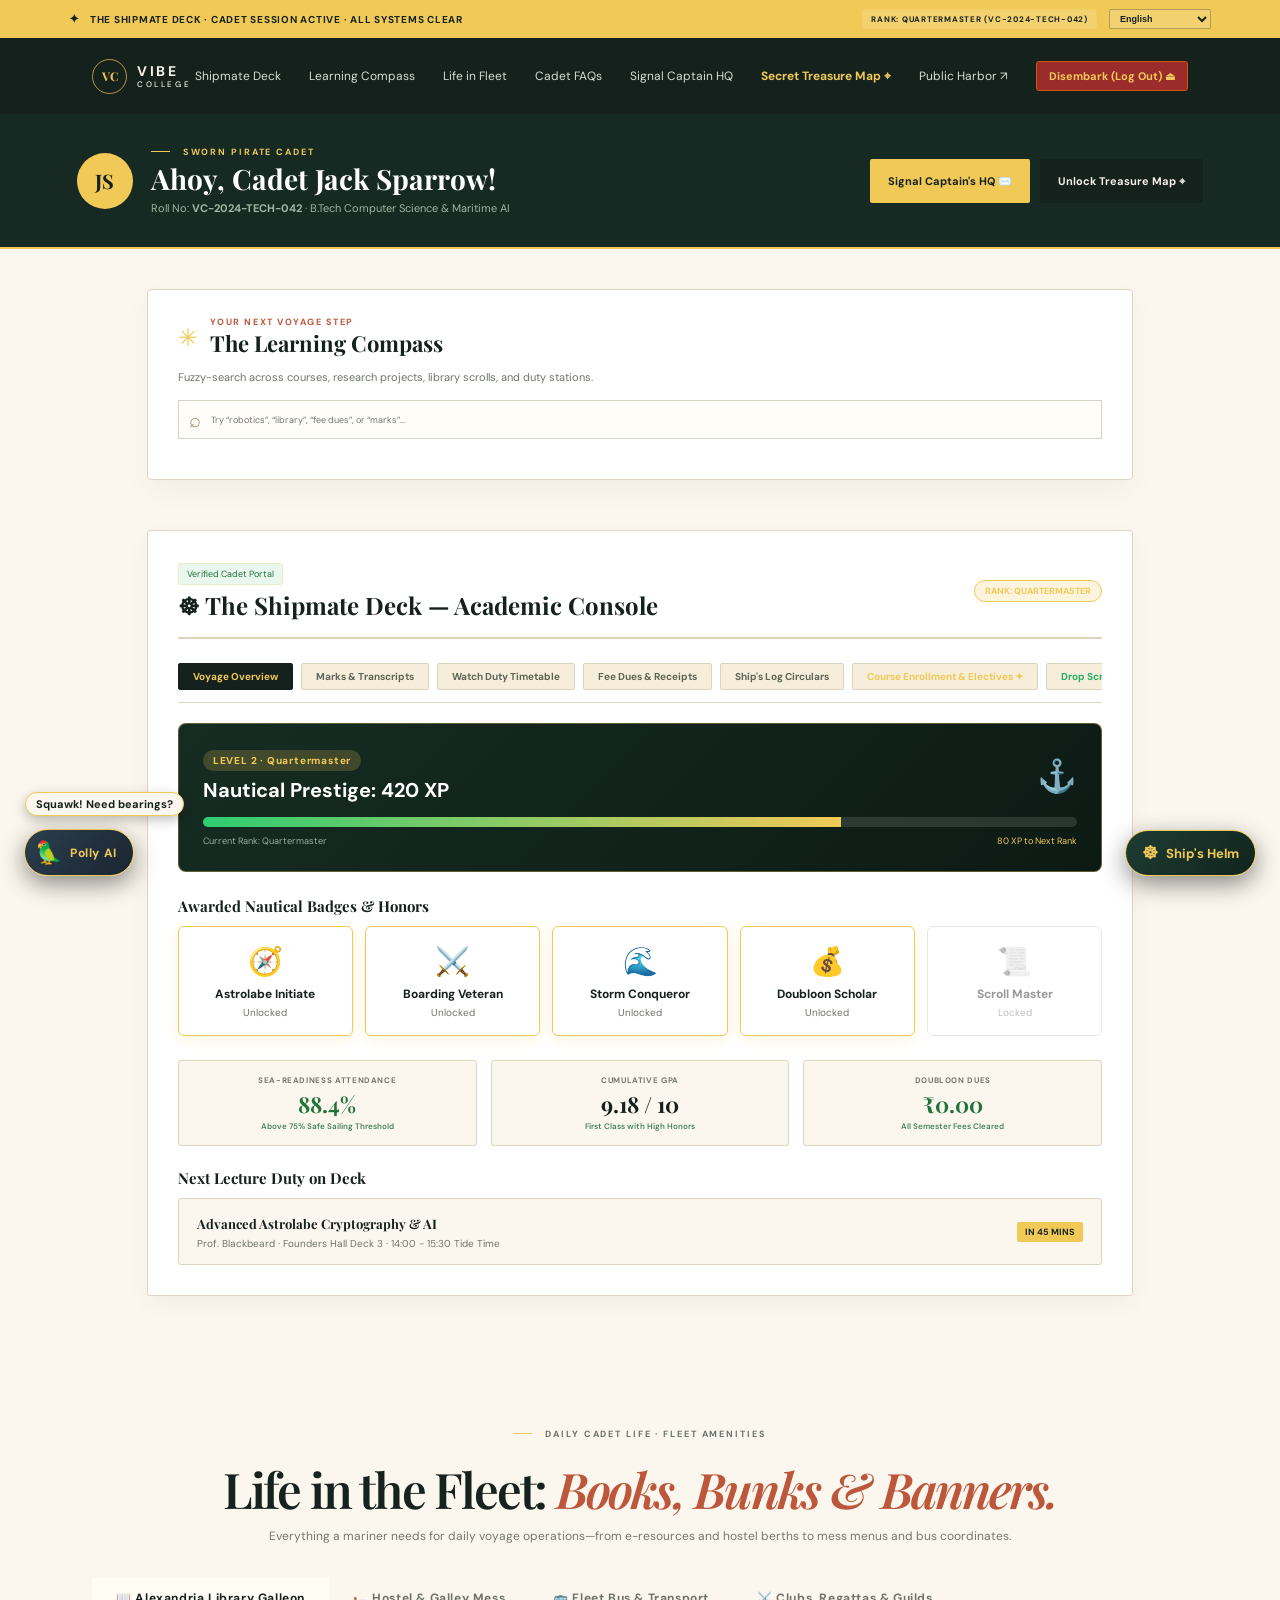
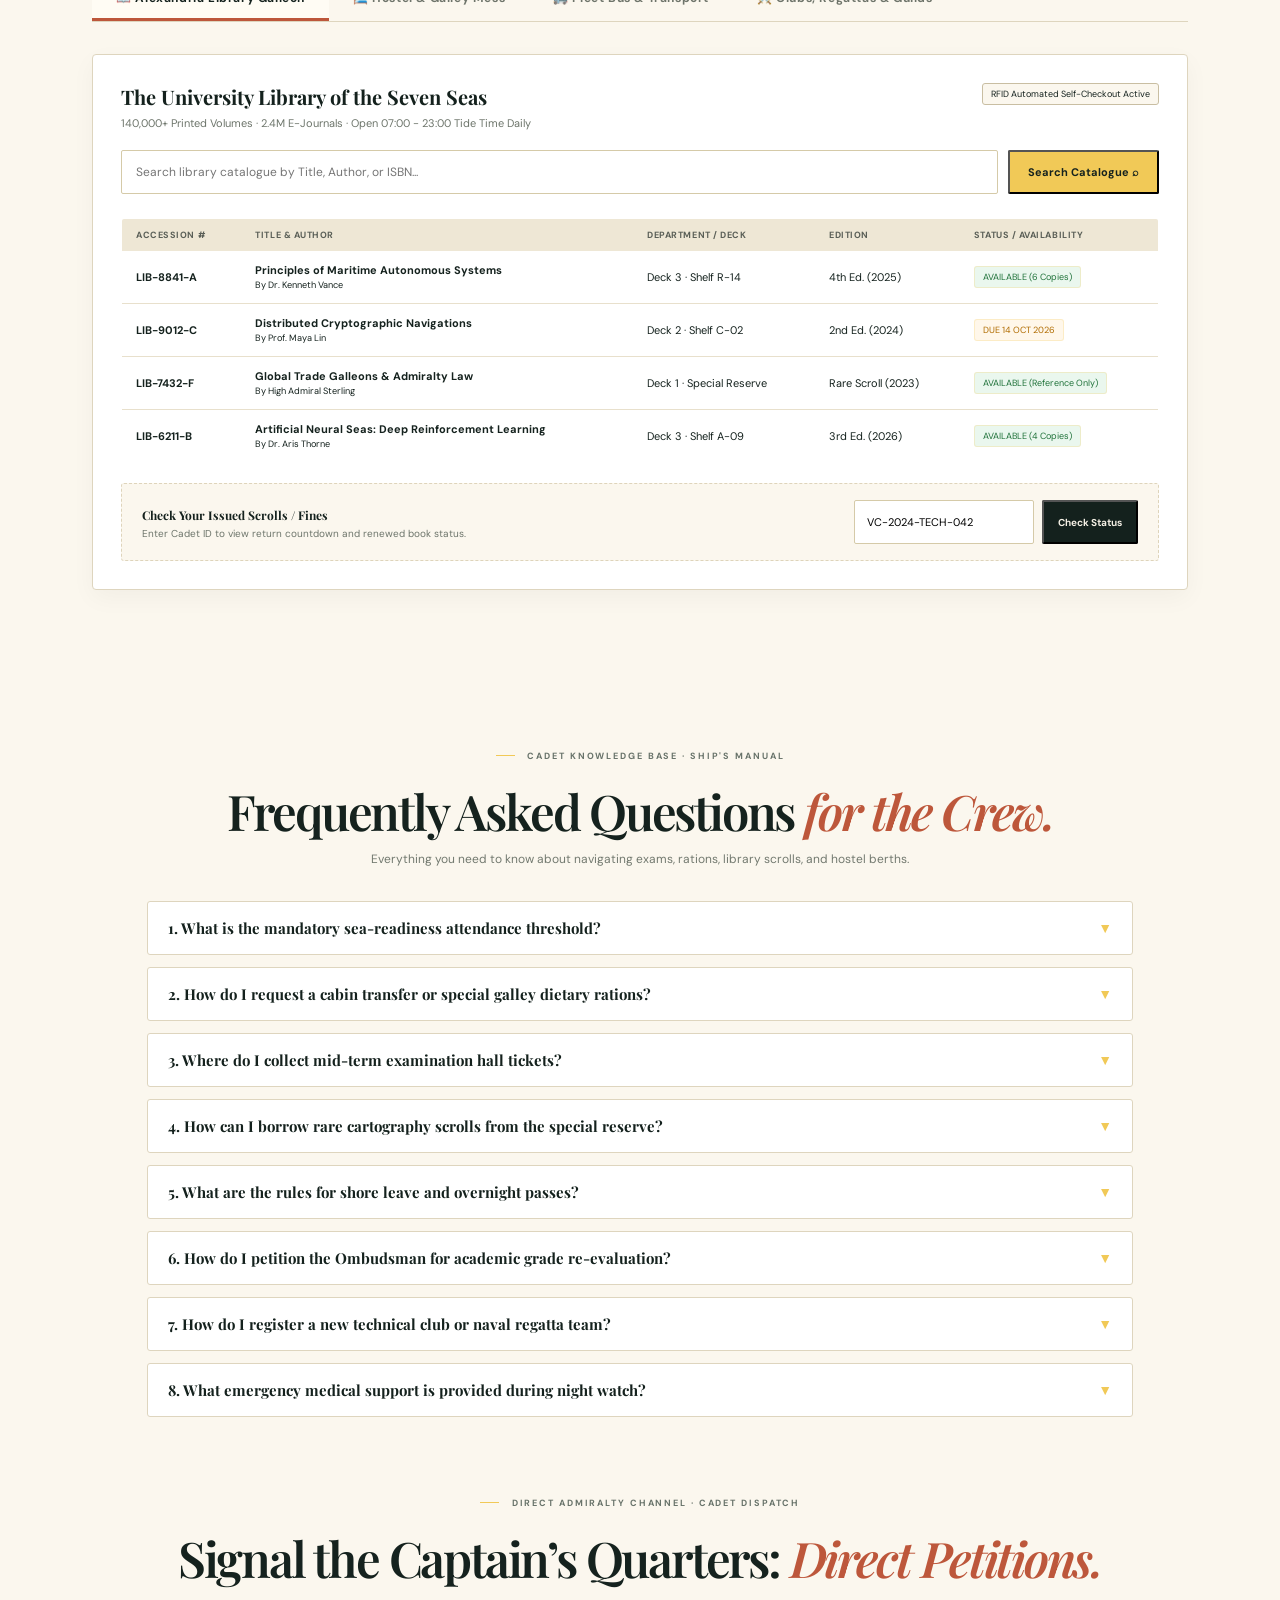
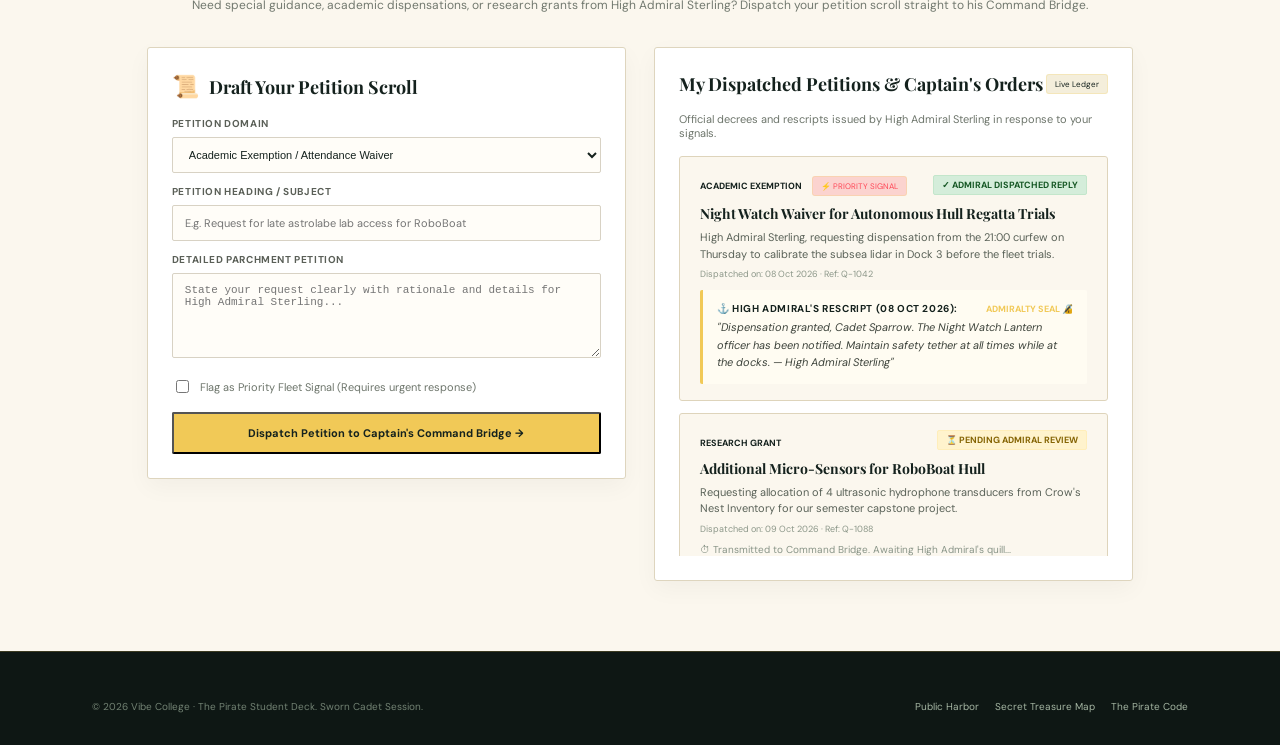
<file: student.html>
<!doctype html>
<html lang="en">
  <head>
    <meta charset="UTF-8" />
    <meta name="viewport" content="width=device-width, initial-scale=1.0" />
    <meta name="theme-color" content="#14211d" />
    <meta name="description" content="Vibe College Pirate Student Deck — Cadet portal, Learning Compass, duty timetables, library scrolls, and direct queries to the Captain." />
    <title>Pirate Student Deck — Vibe College</title>
    <link rel="preconnect" href="https://fonts.googleapis.com" />
    <link rel="preconnect" href="https://fonts.gstatic.com" crossorigin />
    <link
      href="https://fonts.googleapis.com/css2?family=DM+Sans:wght@400;500;600;700&family=Playfair+Display:wght@600;700;800&display=swap"
      rel="stylesheet"
    />
    <link rel="manifest" href="manifest.json" />
    <link rel="stylesheet" href="styles.css" />
    <script src="audio-weather.js" defer></script>
    <script src="polly-companion.js" defer></script>
    <script src="quiz-gamification.js" defer></script>
    <script src="admin-suite.js" defer></script>
    <script src="app.js" defer></script>
  </head>
  <body style="background: #fbf7ee;">
    <!-- TOP ANNOUNCEMENT & LANGUAGE PICKER -->
    <div class="announcement">
      <span class="announcement-icon" aria-hidden="true">✦</span>
      <p id="announcement-text">THE SHIPMATE DECK · Cadet Session Active · All Systems Clear</p>
      <div style="margin-left: auto; display: flex; align-items: center; gap: 12px;">
        <span class="trust-badge" id="cadet-top-rank" style="background: rgba(255,255,255,.15); color: var(--ink); font-size: 8px;">
          Rank: Quartermaster (VC-2024-TECH-042)
        </span>
        <select class="lang-picker-select" id="lang-picker" aria-label="Choose language">
          <option value="en" selected>English</option>
          <option value="pirate">🏴‍☠️ Pirate Speak</option>
          <option value="hi">हिन्दी</option>
          <option value="es">Español</option>
        </select>
      </div>
    </div>

    <!-- STUDENT DECK HEADER -->
    <header class="site-header">
      <a class="brand" href="index.html" aria-label="Vibe College home">
        <span class="brand-mark" aria-hidden="true">VC</span>
        <span class="brand-name">VIBE <small>COLLEGE</small></span>
      </a>
      <button class="menu-toggle" aria-label="Open navigation" aria-expanded="false">
        <span></span><span></span>
      </button>
      <nav class="main-nav" aria-label="Student navigation">
        <a href="#portal">Shipmate Deck</a>
        <a href="#compass-section">Learning Compass</a>
        <a href="#student-life">Life in Fleet</a>
        <a href="#student-faqs">Cadet FAQs</a>
        <a href="#captain-query">Signal Captain HQ</a>
        <a href="map.html" style="color: var(--gold); font-weight: 700;">Secret Treasure Map ⌖</a>
        <a href="index.html">Public Harbor ↗</a>
        <button class="nav-portal-btn" id="btn-logout" type="button" style="background: #9b2c2c; border-color: #d35400;">
          Disembark (Log Out) ⏏
        </button>
      </nav>
    </header>

    <main>
      <!-- CADET HERO BANNER -->
      <section class="student-deck-hero">
        <div class="student-deck-hero-wrap">
          <div style="display: flex; align-items: center; gap: 18px;">
            <div class="portal-avatar" id="cadet-avatar-initials" style="width: 56px; height: 56px; font-size: 20px;">JS</div>
            <div>
              <p class="eyebrow" style="color: var(--gold); margin: 0 0 2px;"><span></span> SWORN PIRATE CADET</p>
              <h1 id="cadet-hero-name" style="font-family: var(--serif); font-size: 28px; margin: 0; color: #fff;">
                Ahoy, Cadet Jack Sparrow!
              </h1>
              <p style="margin: 4px 0 0; font-size: 11px; color: #a4b5a2;">
                Roll No: <strong id="cadet-hero-roll">VC-2024-TECH-042</strong> · <span id="cadet-hero-program">B.Tech Computer Science & Maritime AI</span>
              </p>
            </div>
          </div>
          <div style="display: flex; gap: 10px; flex-wrap: wrap;">
            <a class="button button-gold" href="#captain-query">Signal Captain's HQ ✉️</a>
            <a class="button button-dark" href="map.html">Unlock Treasure Map ⌖</a>
          </div>
        </div>
      </section>

      <!-- ============================================================== -->
      <!-- SECTION 1: THE LEARNING COMPASS (RELOCATED TO STUDENT DECK)     -->
      <!-- ============================================================== -->
      <section style="padding: 40px 6% 30px; max-width: 1140px; margin: 0 auto;" id="compass-section">
        <div style="background: #fff; border: 1px solid #ded5be; border-radius: 4px; padding: 26px 30px; box-shadow: 0 10px 30px rgba(0,0,0,.04);">
          <div style="display: flex; align-items: center; gap: 12px; margin-bottom: 12px;">
            <span style="font-size: 24px; color: var(--gold);" aria-hidden="true">✳</span>
            <div>
              <p class="compass-kicker" style="margin: 0; font-size: 9px; font-weight: 700; color: var(--rust);">YOUR NEXT VOYAGE STEP</p>
              <h2 style="margin: 0; font-family: var(--serif); font-size: 22px; color: var(--sea);">The Learning Compass</h2>
            </div>
          </div>
          <p style="font-size: 11px; color: #6d756b; margin: 0 0 16px;">
            Fuzzy-search across courses, research projects, library scrolls, and duty stations.
          </p>
          <div class="compass-search" style="margin-bottom: 14px;">
            <span aria-hidden="true">⌕</span>
            <input id="compass-search" type="search" placeholder="Try “robotics”, “library”, “fee dues”, or “marks”..." autocomplete="off" />
          </div>
          <div class="compass-recommendations" id="compass-recommendations" aria-live="polite"></div>
        </div>
      </section>

      <!-- ============================================================== -->
      <!-- SECTION 2: THE SHIPMATE DECK (ACADEMIC PORTAL)                 -->
      <!-- ============================================================== -->
      <section style="padding: 20px 6% 40px; max-width: 1140px; margin: 0 auto;" id="portal">
        <div class="query-card" style="padding: 30px;">
          <div style="display: flex; justify-content: space-between; align-items: center; border-bottom: 2px solid #ded4bb; padding-bottom: 16px; margin-bottom: 24px;">
            <div>
              <span class="trust-badge" style="background:#eaf7ee; color:#21733b; margin-bottom: 4px;">Verified Cadet Portal</span>
              <h2 style="margin: 0; font-family: var(--serif); font-size: 24px; color: var(--sea);">
                ☸ The Shipmate Deck — Academic Console
              </h2>
            </div>
            <span class="portal-badge-tier" id="cadet-badge-rank">Rank: Quartermaster</span>
          </div>

          <div class="portal-nav-tabs">
            <button class="portal-nav-btn is-active" data-ptab="overview" type="button">Voyage Overview</button>
            <button class="portal-nav-btn" data-ptab="grades" type="button">Marks & Transcripts</button>
            <button class="portal-nav-btn" data-ptab="timetable" type="button">Watch Duty Timetable</button>
            <button class="portal-nav-btn" data-ptab="fees" type="button">Fee Dues & Receipts</button>
            <button class="portal-nav-btn" data-ptab="log" type="button">Ship's Log Circulars</button>
            <button class="portal-nav-btn" data-ptab="courses" type="button" style="color: var(--gold); font-weight: 700;">Course Enrollment & Electives ✦</button>
            <button class="portal-nav-btn" data-ptab="assignments" type="button" style="color: #27ae60; font-weight: 700;">Drop Scrolls (Assignments) 📜</button>
          </div>

          <!-- SUB-TAB 1: OVERVIEW -->
          <div class="portal-pane" id="portal-pane-overview">
            <!-- CADET XP PRESTIGE & NAUTICAL BADGES -->
            <div id="cadet-xp-hub"></div>
            <div style="margin-bottom: 24px;">
              <h4 style="margin: 0 0 10px; font-family: var(--serif); font-size: 15px; color: var(--sea);">Awarded Nautical Badges & Honors</h4>
              <div id="cadet-badges-hub"></div>
            </div>

            <div class="portal-stats-row">
              <div class="portal-stat-box">
                <span>Sea-Readiness Attendance</span>
                <strong style="color: #21733b;" id="cadet-stat-attendance">88.4%</strong>
                <small>Above 75% Safe Sailing Threshold</small>
              </div>
              <div class="portal-stat-box">
                <span>Cumulative GPA</span>
                <strong style="color: var(--sea);" id="cadet-stat-gpa">9.18 / 10</strong>
                <small>First Class with High Honors</small>
              </div>
              <div class="portal-stat-box">
                <span>Doubloon Dues</span>
                <strong style="color: #21733b;" id="cadet-stat-dues">₹0.00</strong>
                <small>All Semester Fees Cleared</small>
              </div>
            </div>
            <h4 style="margin: 0 0 10px; font-family: var(--serif); font-size: 15px;">Next Lecture Duty on Deck</h4>
            <div style="padding: 14px 18px; background: #fbf7ee; border: 1px solid #ded5be; border-radius: 3px; display: flex; justify-content: space-between; align-items: center;">
              <div>
                <strong style="font-size: 13px; font-family: var(--serif);">Advanced Astrolabe Cryptography & AI</strong>
                <p style="margin: 3px 0 0; font-size: 10px; color: #6d756b;">Prof. Blackbeard · Founders Hall Deck 3 · 14:00 - 15:30 Tide Time</p>
              </div>
              <span class="badge-tag" style="background: var(--gold); color: var(--ink); padding: 4px 8px; border-radius: 2px; font-size: 9px; font-weight: 700;">IN 45 MINS</span>
            </div>
          </div>

          <!-- SUB-TAB 2: GRADES -->
          <div class="portal-pane" id="portal-pane-grades" style="display: none;">
            <table class="portal-table">
              <thead>
                <tr>
                  <th>Course Code</th>
                  <th>Voyage Subject</th>
                  <th>Credits</th>
                  <th>Internal Marks</th>
                  <th>Final Grade</th>
                </tr>
              </thead>
              <tbody>
                <tr>
                  <td>NAV-301</td>
                  <td>Celestial Navigation & Algorithms</td>
                  <td>4.0</td>
                  <td>48 / 50</td>
                  <td><strong>A+ (10)</strong></td>
                </tr>
                <tr>
                  <td>CSE-304</td>
                  <td>Distributed High-Seas Networks</td>
                  <td>4.0</td>
                  <td>46 / 50</td>
                  <td><strong>A (9)</strong></td>
                </tr>
                <tr>
                  <td>ROB-302</td>
                  <td>Autonomous Galleon Systems Lab</td>
                  <td>3.0</td>
                  <td>49 / 50</td>
                  <td><strong>O (Outstanding)</strong></td>
                </tr>
                <tr>
                  <td>ETH-201</td>
                  <td>The Pirate Code & Engineering Ethics</td>
                  <td>2.0</td>
                  <td>50 / 50</td>
                  <td><strong>O (Outstanding)</strong></td>
                </tr>
              </tbody>
            </table>
          </div>

          <!-- SUB-TAB 3: TIMETABLE -->
          <div class="portal-pane" id="portal-pane-timetable" style="display: none;">
            <table class="portal-table">
              <thead>
                <tr>
                  <th>Day</th>
                  <th>09:00 - 10:30</th>
                  <th>11:00 - 12:30</th>
                  <th>14:00 - 15:30</th>
                  <th>16:00 - 17:30</th>
                </tr>
              </thead>
              <tbody>
                <tr>
                  <td><strong>Monday</strong></td>
                  <td>NAV-301 (Deck 2)</td>
                  <td>CSE-304 (Lab 1)</td>
                  <td>Library Study</td>
                  <td>Rigging Drills</td>
                </tr>
                <tr>
                  <td><strong>Tuesday</strong></td>
                  <td>ROB-302 (Hangar A)</td>
                  <td>ROB-302 (Hangar A)</td>
                  <td>Astrolabe AI</td>
                  <td>Crew Sports</td>
                </tr>
                <tr>
                  <td><strong>Wednesday</strong></td>
                  <td>CSE-304 (Deck 2)</td>
                  <td>NAV-301 (Deck 2)</td>
                  <td>Ethics & Law</td>
                  <td>Open Deck Study</td>
                </tr>
                <tr>
                  <td><strong>Thursday</strong></td>
                  <td>Distributed AI</td>
                  <td>DeepSea Robotics</td>
                  <td>Project Review</td>
                  <td>Club Meet</td>
                </tr>
              </tbody>
            </table>
          </div>

          <!-- SUB-TAB 4: FEES -->
          <div class="portal-pane" id="portal-pane-fees" style="display: none;">
            <div style="padding: 18px; background: #fbf7ee; border: 1px solid #ded5be; border-radius: 3px; margin-bottom: 16px;">
              <h4 style="margin: 0 0 8px; font-family: var(--serif);">Semester 5 Clearance Certificate</h4>
              <p style="margin: 0 0 14px; font-size: 11px; color: #6d756b;">
                Transaction ID: <strong>TXN-VC-99418294</strong> · Amount: ₹1,13,000 · Paid via Maritime NetBanking on 12 Aug 2026.
              </p>
              <button class="button button-gold" id="btn-portal-view-receipt" type="button">
                View & Download Official Receipt #VC-9941 ↗
              </button>
            </div>
          </div>

          <!-- SUB-TAB 5: SHIP'S LOG -->
          <div class="portal-pane" id="portal-pane-log" style="display: none;">
            <input class="portal-filter-input" id="portal-log-search" type="search" placeholder="Search Ship's Log circulars by keyword..." />
            <div class="portal-log-list" id="portal-log-list">
              <!-- Dynamically populated from localStorage vc_notices -->
            </div>
          </div>

          <!-- SUB-TAB 6: COURSE ENROLLMENT & ELECTIVES -->
          <div class="portal-pane" id="portal-pane-courses" style="display: none;">
            <div class="portal-stats-row" style="margin-bottom: 24px;">
              <div class="portal-stat-box">
                <span>Approved Enrolled Credits</span>
                <strong style="color: var(--sea);" id="cadet-enrolled-credits">14 Credits</strong>
                <small>Semester Target: 16 - 24 Credits</small>
              </div>
              <div class="portal-stat-box">
                <span>Active Subjects</span>
                <strong style="color: #21733b;" id="cadet-approved-count">4 Subjects</strong>
                <small>Admiralty Approved Berths</small>
              </div>
              <div class="portal-stat-box">
                <span>Pending Approval</span>
                <strong style="color: #b06c00;" id="cadet-pending-count">1 Elective</strong>
                <small>Under High Admiral Review</small>
              </div>
            </div>

            <!-- Active Approved Subjects Section -->
            <div style="margin-bottom: 28px;">
              <div style="display: flex; justify-content: space-between; align-items: center; margin-bottom: 12px;">
                <h3 style="margin: 0; font-family: var(--serif); font-size: 17px; color: var(--sea);">
                  ⚓ My Approved Enrolled Subjects (Term 2026-27)
                </h3>
                <span class="trust-badge" style="background: #eaf7ee; color: #21733b; font-size: 8px;">Official Fleet Record</span>
              </div>
              <div class="course-enroll-grid" id="cadet-enrolled-courses-list">
                <!-- Rendered dynamically via app.js -->
              </div>
            </div>

            <!-- Pending Applications Section -->
            <div style="margin-bottom: 28px;">
              <div style="display: flex; justify-content: space-between; align-items: center; margin-bottom: 12px;">
                <h3 style="margin: 0; font-family: var(--serif); font-size: 17px; color: #856404;">
                  ⏳ Pending Course Berth Applications
                </h3>
                <span class="trust-badge" style="background: #fff3cd; color: #856404; font-size: 8px;">Awaiting Captain Decree</span>
              </div>
              <div class="course-enroll-grid" id="cadet-pending-courses-list">
                <!-- Rendered dynamically via app.js -->
              </div>
            </div>

            <!-- Available Course & Elective Catalog -->
            <div>
              <div style="display: flex; justify-content: space-between; align-items: center; margin-bottom: 12px; border-top: 1px solid #ded4bb; padding-top: 20px;">
                <div>
                  <h3 style="margin: 0; font-family: var(--serif); font-size: 17px; color: var(--sea);">
                    📜 Available Fleet Electives & Course Catalog
                  </h3>
                  <p style="margin: 2px 0 0; font-size: 11px; color: #6d756b;">
                    Select specialized elective berths for this term. Enrollment requests are transmitted to the Captain's Bridge for administrative decree.
                  </p>
                </div>
              </div>
              <div class="course-enroll-grid" id="available-courses-catalog">
                <!-- Rendered dynamically via app.js -->
              </div>
          </div>

          <!-- SUB-TAB 7: DROP SCROLLS (ASSIGNMENT DESK) -->
          <div class="portal-pane" id="portal-pane-assignments" style="display: none;">
            <div style="padding: 24px; background: #fffcf4; border: 2px solid #b8974d; border-radius: 6px;">
              <div style="border-bottom: 2px solid #ded5be; padding-bottom: 12px; margin-bottom: 20px;">
                <span class="trust-badge" style="background: rgba(46, 204, 113, 0.2); color: #27ae60; font-size: 9px;">ACADEMIC DISPATCH</span>
                <h3 style="margin: 6px 0 0; font-family: var(--serif); font-size: 20px; color: var(--sea);">📜 Drop Scrolls Assignment Submission Desk</h3>
                <small style="color: #6d756b;">Submit your voyage folios, lab sketches, and research logs for Admiralty faculty appraisal (+150 XP per submission).</small>
              </div>

              <form id="scroll-drop-form">
                <div style="display: grid; grid-template-columns: 1fr 2fr; gap: 14px; margin-bottom: 14px;">
                  <div>
                    <label style="display: block; font-size: 11px; font-weight: 700; color: #14211d; margin-bottom: 4px;">Select Subject Berth</label>
                    <select id="scroll-course" style="width: 100%; padding: 8px 10px; border: 1px solid #ccc; border-radius: 4px; font-size: 12px; background: #fff;">
                      <option value="CS-301">CS-301: Subsea Autonomous Systems</option>
                      <option value="CS-302">CS-302: Maritime Cryptography & Cyber Rig</option>
                      <option value="NA-101">NA-101: Advanced Naval Architecture</option>
                    </select>
                  </div>
                  <div>
                    <label style="display: block; font-size: 11px; font-weight: 700; color: #14211d; margin-bottom: 4px;">Assignment Title & Milestone</label>
                    <input type="text" id="scroll-title" placeholder="e.g. Milestone 2: Wave Drift Algorithmic Model" required style="width: 100%; padding: 8px 10px; border: 1px solid #ccc; border-radius: 4px; font-size: 12px;" />
                  </div>
                </div>

                <div style="margin-bottom: 16px;">
                  <label style="display: block; font-size: 11px; font-weight: 700; color: #14211d; margin-bottom: 4px;">Voyage Submission Log & Code Scroll</label>
                  <textarea id="scroll-content" rows="4" placeholder="Paste your algorithm analysis, voyage notes, or GitHub repository link..." required style="width: 100%; padding: 10px; border: 1px solid #ccc; border-radius: 4px; font-size: 12px; font-family: monospace;"></textarea>
                </div>

                <div style="display: flex; justify-content: space-between; align-items: center;">
                  <span style="font-size: 10px; color: #6d756b;">🛡️ Encrypted with RSA-4096 Admiralty Signet</span>
                  <button type="submit" class="button button-gold" style="font-size: 12px; padding: 10px 20px;">
                    Cast Scroll into the Admiralty Tide 📜
                  </button>
                </div>
              </form>

              <div id="scroll-receipt-box"></div>
            </div>
          </div>
        </div>
      </section>

      <!-- ============================================================== -->
      <!-- SECTION 3: STUDENT LIFE OPERATIONS HUB                         -->
      <!-- ============================================================== -->
      <section class="student-life-section" id="student-life" style="border-top: none;">
        <div class="section-heading">
          <p class="eyebrow eyebrow-dark"><span></span> DAILY CADET LIFE · FLEET AMENITIES</p>
          <h2>Life in the Fleet: <em>Books, Bunks & Banners.</em></h2>
          <p>Everything a mariner needs for daily voyage operations—from e-resources and hostel berths to mess menus and bus coordinates.</p>
        </div>

        <div class="life-tabs" role="tablist">
          <button class="life-tab-btn is-active" data-ltab="library" type="button" role="tab" aria-selected="true">
            📖 Alexandria Library Galleon
          </button>
          <button class="life-tab-btn" data-ltab="hostel" type="button" role="tab" aria-selected="false">
            🛏️ Hostel & Galley Mess
          </button>
          <button class="life-tab-btn" data-ltab="transport" type="button" role="tab" aria-selected="false">
            🚌 Fleet Bus & Transport
          </button>
          <button class="life-tab-btn" data-ltab="clubs" type="button" role="tab" aria-selected="false">
            ⚔️ Clubs, Regattas & Guilds
          </button>
        </div>

        <!-- LIFE PANE 1: LIBRARY -->
        <div class="life-pane is-active" id="life-pane-library" role="tabpanel">
          <div style="background: #fff; padding: 28px; border: 1px solid #ded5be; border-radius: 4px; box-shadow: 0 8px 24px rgba(0,0,0,.04); margin-bottom: 24px;">
            <div style="display: flex; justify-content: space-between; align-items: flex-start; flex-wrap: wrap; gap: 14px; margin-bottom: 20px;">
              <div>
                <h3 style="margin: 0 0 6px; font-family: var(--serif); font-size: 20px; color: var(--sea);">
                  The University Library of the Seven Seas
                </h3>
                <p style="margin: 0; font-size: 11px; color: #6d756b;">
                  140,000+ Printed Volumes · 2.4M E-Journals · Open 07:00 - 23:00 Tide Time Daily
                </p>
              </div>
              <span class="trust-badge" style="background: #fbf7ee; border-color: #c9bea2; color: var(--ink);">
                RFID Automated Self-Checkout Active
              </span>
            </div>

            <div class="library-search-bar">
              <input type="search" id="lib-search-input" placeholder="Search library catalogue by Title, Author, or ISBN..." />
              <button class="button button-gold" id="btn-lib-search" type="button">Search Catalogue ⌕</button>
            </div>

            <table class="mess-table" id="lib-catalog-table">
              <thead>
                <tr>
                  <th>Accession #</th>
                  <th>Title & Author</th>
                  <th>Department / Deck</th>
                  <th>Edition</th>
                  <th>Status / Availability</th>
                </tr>
              </thead>
              <tbody id="lib-catalog-body">
                <tr>
                  <td><strong>LIB-8841-A</strong></td>
                  <td><strong>Principles of Maritime Autonomous Systems</strong><br /><small>By Dr. Kenneth Vance</small></td>
                  <td>Deck 3 · Shelf R-14</td>
                  <td>4th Ed. (2025)</td>
                  <td><span class="trust-badge" style="background:#eaf7ee; color:#21733b;">AVAILABLE (6 Copies)</span></td>
                </tr>
                <tr>
                  <td><strong>LIB-9012-C</strong></td>
                  <td><strong>Distributed Cryptographic Navigations</strong><br /><small>By Prof. Maya Lin</small></td>
                  <td>Deck 2 · Shelf C-02</td>
                  <td>2nd Ed. (2024)</td>
                  <td><span class="trust-badge" style="background:#fff7ea; color:#b06c00;">DUE 14 OCT 2026</span></td>
                </tr>
                <tr>
                  <td><strong>LIB-7432-F</strong></td>
                  <td><strong>Global Trade Galleons & Admiralty Law</strong><br /><small>By High Admiral Sterling</small></td>
                  <td>Deck 1 · Special Reserve</td>
                  <td>Rare Scroll (2023)</td>
                  <td><span class="trust-badge" style="background:#eaf7ee; color:#21733b;">AVAILABLE (Reference Only)</span></td>
                </tr>
                <tr>
                  <td><strong>LIB-6211-B</strong></td>
                  <td><strong>Artificial Neural Seas: Deep Reinforcement Learning</strong><br /><small>By Dr. Aris Thorne</small></td>
                  <td>Deck 3 · Shelf A-09</td>
                  <td>3rd Ed. (2026)</td>
                  <td><span class="trust-badge" style="background:#eaf7ee; color:#21733b;">AVAILABLE (4 Copies)</span></td>
                </tr>
              </tbody>
            </table>

            <div style="background: #fbf7ee; border: 1px dashed #ded4bb; padding: 16px 20px; border-radius: 3px; display: flex; align-items: center; justify-content: space-between; flex-wrap: wrap; gap: 14px;">
              <div>
                <strong style="font-size: 12px; font-family: var(--serif); color: var(--sea);">Check Your Issued Scrolls / Fines</strong>
                <p style="margin: 2px 0 0; font-size: 10px; color: #6d756b;">Enter Cadet ID to view return countdown and renewed book status.</p>
              </div>
              <div style="display: flex; gap: 8px;">
                <input type="text" id="lib-cadet-check" value="VC-2024-TECH-042" style="padding: 6px 12px; font-size: 11px; border: 1px solid #d5caa8; border-radius: 2px; width: 180px;" />
                <button class="button button-dark" id="btn-check-lib-status" type="button" style="padding: 6px 14px; font-size: 10px;">Check Status</button>
              </div>
            </div>
            <div id="lib-status-output" style="margin-top: 10px; font-size: 11px; color: #21733b; display: none;"></div>
          </div>
        </div>

        <!-- LIFE PANE 2: HOSTEL & MESS -->
        <div class="life-pane" id="life-pane-hostel" role="tabpanel">
          <div style="display: grid; grid-template-columns: 1fr 1fr; gap: 24px; margin-bottom: 24px;" class="calc-grid">
            <div style="background: #fff; padding: 24px; border: 1px solid #ded5be; border-radius: 4px; box-shadow: 0 8px 24px rgba(0,0,0,.04);">
              <h3 style="margin: 0 0 6px; font-family: var(--serif); font-size: 18px; color: var(--sea);">Hostel Quarters (The Barracks)</h3>
              <p style="margin: 0 0 16px; font-size: 11px; color: #6d756b;">
                Separate cabins for boys and girls with 24/7 watch and resident wardens.
              </p>
              <div style="background: #fbf7ee; padding: 14px; border: 1px solid #ded5be; border-radius: 3px; margin-bottom: 16px;">
                <strong style="font-size: 11px; color: var(--rust);">⚓ Berth Allotment Status Lookup</strong>
                <div style="display: flex; gap: 8px; margin-top: 8px;">
                  <input type="text" id="hostel-roll-input" value="VC-2024-TECH-042" style="flex: 1; padding: 6px 10px; font-size: 10px; border: 1px solid #ded5be;" />
                  <button class="button button-gold" id="btn-check-hostel" type="button" style="padding: 6px 12px; font-size: 10px;">Check Cabin</button>
                </div>
                <div id="hostel-result" style="margin-top: 8px; font-size: 10px; color: #14211d; display: none;"></div>
              </div>
              <h4 style="margin: 0 0 8px; font-family: var(--serif); font-size: 13px;">Hostel Rules & Code</h4>
              <ul style="margin: 0; padding-left: 18px; font-size: 11px; color: #5a6157; line-height: 1.7;">
                <li>Deck curfew at 22:00 hours for safety drills.</li>
                <li>Biometric gate logging required for day outings.</li>
                <li>Zero-tolerance policy for alcohol, ragging, and insubordination.</li>
              </ul>
            </div>

            <div style="background: #fff; padding: 24px; border: 1px solid #ded5be; border-radius: 4px; box-shadow: 0 8px 24px rgba(0,0,0,.04);">
              <div style="display: flex; justify-content: space-between; align-items: center; margin-bottom: 12px;">
                <h3 style="margin: 0; font-family: var(--serif); font-size: 18px; color: var(--sea);">Weekly Galley Mess Menu</h3>
                <span class="trust-badge" style="background:#fbf7ee; color:#21733b;">FSSAI 5-Star Certified</span>
              </div>
              <p style="margin: 0 0 14px; font-size: 11px; color: #6d756b;">Wholesome multi-cuisine nutrition curated for oceanic stamina.</p>
              <table class="mess-table">
                <thead>
                  <tr>
                    <th>Day</th>
                    <th>Breakfast</th>
                    <th>Lunch</th>
                    <th>Dinner</th>
                  </tr>
                </thead>
                <tbody>
                  <tr>
                    <td><strong>Mon</strong></td>
                    <td>Idli, Sambar, Fruit & Tea</td>
                    <td>Paneer Butter Masala, Roti, Dal, Rice</td>
                    <td>Veg Biryani, Raita, Gulab Jamun</td>
                  </tr>
                  <tr>
                    <td><strong>Tue</strong></td>
                    <td>Aloo Paratha, Curd & Pickle</td>
                    <td>Rajma Masala, Steamed Basmati, Salad</td>
                    <td>Kadai Veg, Phulkas, Moong Dal Halwa</td>
                  </tr>
                  <tr>
                    <td><strong>Wed</strong></td>
                    <td>Poha, Boiled Eggs / Sprouts & Coffee</td>
                    <td>South Indian Thali, Rasam, Curd Rice</td>
                    <td>Pasta Primavera, Garlic Bread, Soup</td>
                  </tr>
                  <tr>
                    <td><strong>Thu</strong></td>
                    <td>Masala Dosa, Chutney & Milk</td>
                    <td>Chole Bhature, Jeera Rice, Buttermilk</td>
                    <td>Matar Paneer, Tawa Roti, Fruit Custard</td>
                  </tr>
                  <tr>
                    <td><strong>Fri</strong></td>
                    <td>Upma, Vada, Chutney & Tea</td>
                    <td>Dal Makhani, Mix Veg, Naan, Rice</td>
                    <td>Special Fleet Feast / Continental Night</td>
                  </tr>
                </tbody>
              </table>
            </div>
          </div>
        </div>

        <!-- LIFE PANE 3: TRANSPORT -->
        <div class="life-pane" id="life-pane-transport" role="tabpanel">
          <div style="background: #fff; padding: 28px; border: 1px solid #ded5be; border-radius: 4px; box-shadow: 0 8px 24px rgba(0,0,0,.04);">
            <div style="display: flex; justify-content: space-between; align-items: flex-start; flex-wrap: wrap; gap: 14px; margin-bottom: 18px;">
              <div>
                <h3 style="margin: 0 0 6px; font-family: var(--serif); font-size: 20px; color: var(--sea);">
                  Fleet Bus Network & Sailing Routes
                </h3>
                <p style="margin: 0; font-size: 11px; color: #6d756b;">
                  42 GPS-Tracked Luxury Buses connecting all city ports, railway terminals, and airports.
                </p>
              </div>
              <span class="trust-badge" style="background:#eaf7ee; color:#21733b; border-color:#9ed8ad;">Live GPS Tracking Online</span>
            </div>

            <table class="bus-table">
              <thead>
                <tr>
                  <th>Route ID</th>
                  <th>Fleet Name</th>
                  <th>Key Harbor Stops</th>
                  <th>Morning Pickup</th>
                  <th>Evening Departure</th>
                  <th>Status</th>
                </tr>
              </thead>
              <tbody>
                <tr>
                  <td><strong>ROUTE 01</strong></td>
                  <td><strong>North Bay Galleon</strong></td>
                  <td>Harbor Point → North Station → Old Lighthouse → Campus Gates</td>
                  <td>07:15 Tide</td>
                  <td>17:30 Tide</td>
                  <td><span class="trust-badge" style="background:#eaf7ee; color:#21733b;">ON TIME · BUS #VC-04</span></td>
                </tr>
                <tr>
                  <td><strong>ROUTE 02</strong></td>
                  <td><strong>Central Marina Express</strong></td>
                  <td>Victoria Square → City Central Metro → High Court → Campus Gates</td>
                  <td>07:30 Tide</td>
                  <td>17:30 Tide</td>
                  <td><span class="trust-badge" style="background:#eaf7ee; color:#21733b;">ON TIME · BUS #VC-12</span></td>
                </tr>
                <tr>
                  <td><strong>ROUTE 03</strong></td>
                  <td><strong>Southern Archipelago Shuttle</strong></td>
                  <td>South Ferry Dock → Ocean Drive → Palm Junction → Campus Gates</td>
                  <td>07:20 Tide</td>
                  <td>17:30 Tide</td>
                  <td><span class="trust-badge" style="background:#eaf7ee; color:#21733b;">ON TIME · BUS #VC-19</span></td>
                </tr>
                <tr>
                  <td><strong>ROUTE 04</strong></td>
                  <td><strong>Eastern Harbor Line</strong></td>
                  <td>Tech Park Terminal → Eastern Cross → Sunset Point → Campus Gates</td>
                  <td>07:10 Tide</td>
                  <td>17:30 Tide</td>
                  <td><span class="trust-badge" style="background:#fff7ea; color:#b06c00;">5 MIN DELAY · BUS #VC-27</span></td>
                </tr>
                <tr>
                  <td><strong>ROUTE 05</strong></td>
                  <td><strong>Airport & Railway Cruiser</strong></td>
                  <td>International Terminal → Grand Central Station → Campus Gates</td>
                  <td>06:50 Tide</td>
                  <td>18:00 Tide</td>
                  <td><span class="trust-badge" style="background:#eaf7ee; color:#21733b;">ON TIME · BUS #VC-33</span></td>
                </tr>
              </tbody>
            </table>
          </div>
        </div>

        <!-- LIFE PANE 4: CLUBS -->
        <div class="life-pane" id="life-pane-clubs" role="tabpanel">
          <div class="clubs-grid">
            <div class="club-card">
              <span class="trust-badge" style="margin-bottom: 12px; background:#f4eedb; color:var(--sea);">Technical Society</span>
              <h3>The Armada Robotics & AI Guild</h3>
              <p>Designing autonomous submarines, competitive combat rovers, and nautical computer vision algorithms.</p>
              <button class="button button-gold btn-enlist-club" style="width: 100%; font-size: 11px;" type="button" data-club="The Armada Robotics & AI Guild">Enlist in Guild →</button>
            </div>
            <div class="club-card">
              <span class="trust-badge" style="margin-bottom: 12px; background:#f4eedb; color:var(--sea);">Cultural & Arts</span>
              <h3>The Siren’s Shanties & Dramatic Arts</h3>
              <p>Annual theater productions, high-seas music band, street plays, and traditional folk choirs.</p>
              <button class="button button-gold btn-enlist-club" style="width: 100%; font-size: 11px;" type="button" data-club="The Siren’s Shanties & Dramatic Arts">Enlist in Guild →</button>
            </div>
            <div class="club-card">
              <span class="trust-badge" style="margin-bottom: 12px; background:#f4eedb; color:var(--sea);">Sports & Athletics</span>
              <h3>Nautical Athletics & Yachting Club</h3>
              <p>Rowing, windsurfing, Olympic swimming, football, cricket, and basketball teams.</p>
              <button class="button button-gold btn-enlist-club" style="width: 100%; font-size: 11px;" type="button" data-club="Nautical Athletics & Yachting Club">Enlist in Guild →</button>
            </div>
          </div>
        </div>
      </section>

      <!-- ============================================================== -->
      <!-- SECTION 4: CADET NAUTICAL FAQS                                 -->
      <!-- ============================================================== -->
      <section style="padding: 40px 6%; max-width: 1140px; margin: 0 auto;" id="student-faqs">
        <div class="section-heading">
          <p class="eyebrow eyebrow-dark"><span></span> CADET KNOWLEDGE BASE · SHIP'S MANUAL</p>
          <h2>Frequently Asked Questions <em>for the Crew.</em></h2>
          <p>Everything you need to know about navigating exams, rations, library scrolls, and hostel berths.</p>
        </div>

        <div class="faq-accordion-grid">
          <!-- FAQ 1 -->
          <div class="faq-item">
            <button class="faq-trigger" type="button" aria-expanded="false">
              <span>1. What is the mandatory sea-readiness attendance threshold?</span>
              <span class="faq-chevron" aria-hidden="true">▼</span>
            </button>
            <div class="faq-content">
              Cadets must maintain a minimum of <strong>75% sea-readiness attendance</strong> across each voyage module to qualify for the end-semester exams and placement sea-trials. Cadets with medical leaves endorsed by the Chief Infirmary Officer receive a dispensation down to 65%.
            </div>
          </div>

          <!-- FAQ 2 -->
          <div class="faq-item">
            <button class="faq-trigger" type="button" aria-expanded="false">
              <span>2. How do I request a cabin transfer or special galley dietary rations?</span>
              <span class="faq-chevron" aria-hidden="true">▼</span>
            </button>
            <div class="faq-content">
              Cabin re-allocations are processed during the first two weeks of each term. Submit a formal request to the Hostel Warden Office (Barracks Deck 1) or petition via the <em>Signal Captain's HQ</em> query channel below with reason (e.g. medical AC requirement).
            </div>
          </div>

          <!-- FAQ 3 -->
          <div class="faq-item">
            <button class="faq-trigger" type="button" aria-expanded="false">
              <span>3. Where do I collect mid-term examination hall tickets?</span>
              <span class="faq-chevron" aria-hidden="true">▼</span>
            </button>
            <div class="faq-content">
              Digital hall tickets are published 7 tide days before examinations directly under the <em>Ship's Log Circulars</em> tab on this portal. Ensure all doubloon semester fees show ₹0.00 clearance before downloading.
            </div>
          </div>

          <!-- FAQ 4 -->
          <div class="faq-item">
            <button class="faq-trigger" type="button" aria-expanded="false">
              <span>4. How can I borrow rare cartography scrolls from the special reserve?</span>
              <span class="faq-chevron" aria-hidden="true">▼</span>
            </button>
            <div class="faq-content">
              Special reserve manuscripts (like High Admiral Sterling's rare maritime law scrolls) can be consulted in the Rare Chart Room on Deck 1 with your physical Cadet ID. Reference photocopies can be requested at the RFID self-service desk.
            </div>
          </div>

          <!-- FAQ 5 -->
          <div class="faq-item">
            <button class="faq-trigger" type="button" aria-expanded="false">
              <span>5. What are the rules for shore leave and overnight passes?</span>
              <span class="faq-chevron" aria-hidden="true">▼</span>
            </button>
            <div class="faq-content">
              Cadets seeking overnight shore leave must log their digital gate pass with their resident warden by 17:00 tide hours. The biometric scanner at the harbor gate logs departures and arrivals. Curfew for normal day outings is 22:00 hours.
            </div>
          </div>

          <!-- FAQ 6 -->
          <div class="faq-item">
            <button class="faq-trigger" type="button" aria-expanded="false">
              <span>6. How do I petition the Ombudsman for academic grade re-evaluation?</span>
              <span class="faq-chevron" aria-hidden="true">▼</span>
            </button>
            <div class="faq-content">
              Grade contestations must be filed within 10 days of transcript release using the <em>File Grievance Scroll</em> option in the Pirate Code charter or by submitting a formal appeal through your student query channel.
            </div>
          </div>

          <!-- FAQ 7 -->
          <div class="faq-item">
            <button class="faq-trigger" type="button" aria-expanded="false">
              <span>7. How do I register a new technical club or naval regatta team?</span>
              <span class="faq-chevron" aria-hidden="true">▼</span>
            </button>
            <div class="faq-content">
              A crew of at least 15 cadets with an endorsing faculty navigator may petition the Dean of Student Affairs. Approved guilds receive up to ₹50,000 annual activity budget and hangar space.
            </div>
          </div>

          <!-- FAQ 8 -->
          <div class="faq-item">
            <button class="faq-trigger" type="button" aria-expanded="false">
              <span>8. What emergency medical support is provided during night watch?</span>
              <span class="faq-chevron" aria-hidden="true">▼</span>
            </button>
            <div class="faq-content">
              The on-deck Infirmary is staffed 24 hours daily with an on-duty surgeon and resident nurse. Emergency ambulance transport to the mainland hospital is always docked at Pier 1. Emergency hotline: +1 800-555-8423.
            </div>
          </div>
        </div>
      </section>

      <!-- ============================================================== -->
      <!-- SECTION 5: SIGNAL THE CAPTAIN'S QUARTERS (STUDENT -> ADMIN)    -->
      <!-- ============================================================== -->
      <section style="padding: 40px 6% 70px; max-width: 1140px; margin: 0 auto;" id="captain-query">
        <div class="section-heading">
          <p class="eyebrow eyebrow-dark"><span></span> DIRECT ADMIRALTY CHANNEL · CADET DISPATCH</p>
          <h2>Signal the Captain’s Quarters: <em>Direct Petitions.</em></h2>
          <p>Need special guidance, academic dispensations, or research grants from High Admiral Sterling? Dispatch your petition scroll straight to his Command Bridge.</p>
        </div>

        <div style="display: grid; grid-template-columns: 1fr 1fr; gap: 28px;" class="calc-grid">
          <!-- Left: Query Dispatch Form -->
          <div class="query-card">
            <div style="display: flex; align-items: center; gap: 10px; margin-bottom: 16px;">
              <span style="font-size: 22px;">📜</span>
              <h3 style="margin: 0; font-family: var(--serif); font-size: 18px; color: var(--sea);">Draft Your Petition Scroll</h3>
            </div>
            <form id="cadet-query-form">
              <div class="bottle-field" style="margin-bottom: 12px;">
                <label for="query-category">Petition Domain</label>
                <select id="query-category">
                  <option value="Academic Exemption">Academic Exemption / Attendance Waiver</option>
                  <option value="Research Grant">Crow's Nest Lab Equipment & Project Grant</option>
                  <option value="Scholarship Appeal">Doubloon Scholarship & Emergency Fund</option>
                  <option value="Hostel & Amenities">Hostel Barrack Re-allotment</option>
                  <option value="Expedition Proposal">Independent Maritime Expedition Proposal</option>
                </select>
              </div>
              <div class="bottle-field" style="margin-bottom: 12px;">
                <label for="query-title">Petition Heading / Subject</label>
                <input type="text" id="query-title" placeholder="E.g. Request for late astrolabe lab access for RoboBoat" required />
              </div>
              <div class="bottle-field" style="margin-bottom: 14px;">
                <label for="query-message">Detailed Parchment Petition</label>
                <textarea id="query-message" rows="4" placeholder="State your request clearly with rationale and details for High Admiral Sterling..." required></textarea>
              </div>
              <div style="display: flex; align-items: center; gap: 8px; margin-bottom: 16px; font-size: 11px; color: #6d756b;">
                <input type="checkbox" id="query-urgent" />
                <label for="query-urgent">Flag as Priority Fleet Signal (Requires urgent response)</label>
              </div>
              <button class="button button-gold" style="width: 100%; min-height: 42px;" type="submit">
                <span>Dispatch Petition to Captain's Command Bridge →</span>
              </button>
            </form>
            <div class="bottle-success-notice" id="query-dispatch-success">
              <h4>✦ Petition Dispatched to Admiralty Bridge! ✦</h4>
              <p>Your signal has been delivered to High Admiral Sterling's desk. Check the query ledger on the right for updates!</p>
            </div>
          </div>

          <!-- Right: Dispatched Queries & Captain's Rescripts -->
          <div class="query-card">
            <div style="display: flex; justify-content: space-between; align-items: center; margin-bottom: 16px;">
              <h3 style="margin: 0; font-family: var(--serif); font-size: 18px; color: var(--sea);">
                My Dispatched Petitions & Captain's Orders
              </h3>
              <span class="trust-badge" style="background:#f4eedb; color:var(--sea); font-size: 8px;">Live Ledger</span>
            </div>
            <p style="margin: 0 0 16px; font-size: 11px; color: #6d756b;">
              Official decrees and rescripts issued by High Admiral Sterling in response to your signals.
            </p>
            <div id="student-query-history" style="max-height: 400px; overflow-y: auto;">
              <!-- Populated dynamically via app.js -->
            </div>
          </div>
        </div>
      </section>
    </main>

    <!-- FOOTER -->
    <footer class="site-footer">
      <div style="max-width: 1140px; margin: 0 auto; display: flex; justify-content: space-between; align-items: center; flex-wrap: wrap; gap: 14px; font-size: 10px; color: #728273;">
        <span>© 2026 Vibe College · The Pirate Student Deck. Sworn Cadet Session.</span>
        <div style="display: flex; gap: 16px;">
          <a href="index.html" style="color: #a4b5a2;">Public Harbor</a>
          <a href="map.html" style="color: #a4b5a2;">Secret Treasure Map</a>
          <a href="index.html#ship-code" style="color: #a4b5a2;">The Pirate Code</a>
        </div>
      </div>
    </footer>

    <!-- MODAL: RECEIPT PRINT -->
    <div class="modal-backdrop" id="receipt-modal" role="dialog" aria-modal="true" aria-labelledby="receipt-modal-title">
      <div class="modal-dialog" style="max-width: 620px;">
        <div class="modal-header">
          <h3 id="receipt-modal-title">Official Doubloon Charter</h3>
          <button class="modal-close-btn" type="button" aria-label="Close receipt modal" data-close-modal="receipt-modal">×</button>
        </div>
        <div class="modal-body" id="receipt-modal-body"></div>
      </div>
    </div>

    <!-- MODAL: CLUB REGISTRATION -->
    <div class="modal-backdrop" id="club-modal" role="dialog" aria-modal="true" aria-labelledby="club-modal-title">
      <div class="modal-dialog" style="max-width: 580px;">
        <div class="modal-header">
          <h3 id="club-modal-title">⚔️ Enlist in Campus Guild / Club</h3>
          <button class="modal-close-btn" type="button" aria-label="Close club modal" data-close-modal="club-modal">×</button>
        </div>
        <div class="modal-body">
          <form id="club-form">
            <div class="bottle-field">
              <label for="club-selected-name">Selected Society / Guild</label>
              <input type="text" id="club-selected-name" readonly style="background: #f6eedb; font-weight: 700;" />
            </div>
            <div class="bottle-form-row">
              <div class="bottle-field">
                <label for="club-cadet-name">Cadet Name</label>
                <input type="text" id="club-cadet-name" value="Cadet Jack Sparrow" required />
              </div>
              <div class="bottle-field">
                <label for="club-cadet-roll">Roll No / Year</label>
                <input type="text" id="club-cadet-roll" value="VC-2024-TECH-042" required />
              </div>
            </div>
            <div class="bottle-field">
              <label for="club-interests">Past Experience / Role of Interest</label>
              <textarea id="club-interests" rows="2" placeholder="Tell us how you would like to contribute..." required></textarea>
            </div>
            <button class="button button-gold" style="width: 100%; min-height: 42px;" type="submit">
              Sign the Guild Roll →
            </button>
          </form>
          <div class="bottle-success-notice" id="club-success">
            <h4>✦ Guild Parchment Signed! ✦</h4>
            <p>Welcome to the crew! Your guild lead will summon you for the first council meet on Tuesday evening.</p>
          </div>
        </div>
      </div>
    </div>

    <!-- PWA SERVICE WORKER REGISTRATION -->
    <script>
      if ('serviceWorker' in navigator) {
        window.addEventListener('load', () => {
          navigator.serviceWorker.register('./sw.js').catch(() => {});
        });
      }
    </script>
  </body>
</html>
</file>
<file: styles.css>
:root {
  color-scheme: light;
  --ink: #15221e;
  --sea: #14211d;
  --sea-light: #203b34;
  --cream: #f5f0e7;
  --paper: #f3d879;
  --gold: #f1c957;
  --rust: #bd573b;
  --muted: #8c938a;
  --serif: "Playfair Display", Georgia, serif;
  --sans: "DM Sans", Arial, sans-serif;
}

* { box-sizing: border-box; }
html { scroll-behavior: smooth; }
body { margin: 0; background: var(--cream); color: var(--ink); font-family: var(--sans); -webkit-font-smoothing: antialiased; }
a { color: inherit; text-decoration: none; }
button, input { font: inherit; }
button, a { -webkit-tap-highlight-color: transparent; }

.announcement { min-height: 38px; padding: 8px 5.4%; display: flex; justify-content: center; align-items: center; gap: 10px; background: var(--gold); color: var(--ink); font-size: 10px; font-weight: 700; letter-spacing: .075em; text-transform: uppercase; }
.announcement p { margin: 0; }
.announcement-icon { font-size: 12px; }
.announcement a { margin-left: 13px; text-decoration: underline; text-underline-offset: 3px; }
.site-header { height: 76px; display: flex; align-items: center; justify-content: space-between; padding: 0 7.2%; background: var(--sea); color: #f8f4e9; }
.brand { display: inline-flex; align-items: center; gap: 10px; }
.brand-mark { width: 35px; height: 35px; display: grid; place-items: center; border: 1px solid rgba(241,201,87,.7); border-radius: 50%; color: var(--gold); font-family: var(--serif); font-size: 12px; font-weight: 700; }
.brand-name { display: grid; gap: 2px; font-size: 14px; line-height: 1; font-weight: 700; letter-spacing: .18em; }
.brand-name small { font-size: 8px; font-weight: 500; letter-spacing: .32em; }
.main-nav { position: relative; display: flex; gap: 28px; align-items: center; color: #d7ddd4; font-size: 12px; }
.main-nav a { transition: color .2s ease; }
.main-nav a:hover { color: var(--gold); }
.compass-toggle { display: inline-flex; align-items: center; gap: 7px; padding: 0; border: 0; background: transparent; color: var(--gold); cursor: pointer; font-size: 11px; font-weight: 600; white-space: nowrap; }
.compass-toggle > span { font-size: 16px; transition: transform .35s ease; }
.compass-toggle:hover > span, .compass-toggle[aria-expanded="true"] > span { transform: rotate(45deg); }
.learning-compass[hidden] { display: none; }
.learning-compass:not([hidden]) { position: absolute; z-index: 20; top: calc(100% + 18px); right: -85px; width: 350px; padding: 21px; border: 1px solid #d8d1bf; background: #fffcf4; box-shadow: 0 15px 40px rgba(0,0,0,.2); color: var(--ink); }
.compass-panel-heading { display: flex; align-items: center; gap: 11px; margin-bottom: 18px; }
.compass-rose { display: grid; width: 38px; height: 38px; place-items: center; border: 1px solid #c9a94f; border-radius: 50%; color: #b38732; font-size: 25px; }
.compass-kicker { margin: 0 0 3px; color: #9c8051; font-size: 7px; font-weight: 700; letter-spacing: .17em; }
.compass-panel-heading h2 { margin: 0; font-family: var(--serif); font-size: 19px; font-weight: 600; }
.compass-close { width: 26px; height: 26px; margin-left: auto; border: 1px solid #e4ddce; border-radius: 50%; background: transparent; color: #657064; cursor: pointer; font-size: 17px; line-height: 1; }
.compass-search-label { display: block; margin-bottom: 7px; font-size: 9px; font-weight: 700; }
.compass-search { display: flex; height: 39px; align-items: center; gap: 8px; padding: 0 10px; border: 1px solid #d8d2c4; background: #fffdf8; }
.compass-search:focus-within { border-color: #a17b3a; box-shadow: 0 0 0 2px rgba(241,201,87,.18); }
.compass-search > span { color: #a28a67; font-size: 20px; }
.compass-search input { width: 100%; border: 0; outline: 0; background: transparent; color: var(--ink); font-size: 9px; }
.compass-hint { margin: 9px 0 7px; color: #85877d; font-size: 8px; line-height: 1.5; }
.compass-recommendations { display: grid; gap: 6px; }
.compass-recommendation { display: grid; grid-template-columns: 1fr auto; align-items: center; gap: 8px; padding: 9px 10px; border: 1px solid #eae4d8; background: #f8f4e9; transition: border-color .2s, background .2s; }
.compass-recommendation:hover { border-color: #c5a752; background: #f8f0d8; }
.compass-recommendation strong { display: block; margin-bottom: 3px; font-family: var(--serif); font-size: 11px; }
.compass-recommendation small { display: block; color: #74786f; font-size: 8px; line-height: 1.45; }
.compass-recommendation > span:last-child { color: #9f7734; font-size: 14px; }
.compass-privacy { margin: 11px 0 0; color: #98968b; font-size: 7px; }
.nav-cta { padding: 11px 16px; border: 1px solid rgba(241,201,87,.66); border-radius: 3px; color: var(--gold); font-size: 11px; font-weight: 600; }
.nav-cta span { padding-left: 9px; }
.menu-toggle { display: none; }

.hero { position: relative; min-height: 600px; overflow: hidden; display: grid; grid-template-columns: 47% 53%; padding: 69px 7.2% 70px; background: var(--sea); color: #f7f3e8; }
.hero-copy { position: relative; z-index: 2; max-width: 480px; padding-top: 14px; }
.eyebrow { margin: 0 0 21px; color: #e8dba9; font-size: 9px; font-weight: 700; letter-spacing: .21em; text-transform: uppercase; }
.eyebrow > span { display: inline-block; width: 19px; height: 1px; margin: 0 9px 3px 0; background: var(--gold); }
h1, h2, h3, p { margin-top: 0; }
.hero h1 { margin: 0; font-family: var(--serif); font-size: clamp(55px, 6.3vw, 86px); font-weight: 600; letter-spacing: -.055em; line-height: .98; }
h1 em, h2 em { color: var(--gold); font-weight: 600; }
.hero-intro { max-width: 355px; margin: 24px 0 24px; color: #c0c8be; font-size: 13px; line-height: 1.8; }
.hero-actions { display: flex; align-items: center; gap: 23px; }
.button { display: inline-flex; min-height: 44px; align-items: center; justify-content: center; gap: 15px; padding: 0 18px; border-radius: 2px; font-size: 11px; font-weight: 700; transition: transform .2s ease, background .2s ease; }
.button:hover { transform: translateY(-2px); }
.button-gold { background: var(--gold); color: var(--ink); }
.button-gold:hover { background: #ffdb69; }
.text-link { font-size: 11px; font-weight: 600; }
.play-icon { margin-right: 6px; color: var(--gold); font-size: 15px; }
.hero-proof { display: flex; align-items: center; margin-top: 47px; gap: 12px; }
.crew-avatars { display: flex; align-items: center; }
.crew-avatars span, .crew-avatars b { width: 27px; height: 27px; margin-left: -6px; display: grid; place-items: center; border: 2px solid var(--sea); border-radius: 50%; background: #c47a57; color: white; font-size: 8px; }
.crew-avatars span:first-child { margin-left: 0; background: #738b75; }
.crew-avatars span:nth-child(2) { background: #d09b58; }
.crew-avatars b { background: #30463e; color: var(--gold); font-size: 9px; }
.hero-proof p { margin: 0; color: #a8b3a9; font-size: 9px; line-height: 1.55; }
.hero-proof strong { color: #f4f0e4; font-size: 10px; }
.proof-divider { width: 1px; height: 27px; margin: 0 8px; background: #536259; }
.proof-rating span { padding-left: 4px; color: var(--gold); letter-spacing: .05em; }
.hero-art { position: relative; min-height: 410px; margin: -32px -3vw 0 -2%; overflow: hidden; border-radius: 46% 46% 4px 4px / 43% 43% 4px 4px; background: radial-gradient(ellipse at 71% 38%, #ecb963 0 2%, transparent 2.5%), linear-gradient(180deg,#38554b 0%,#587364 45%,#d6a75e 45.2%,#d6a75e 46%,#506b61 46.2%,#233e36 100%); }
.hero-art::before { position: absolute; inset: 0; background: repeating-linear-gradient(0deg,transparent 0 32px,rgba(244,224,170,.055) 33px 34px),repeating-linear-gradient(90deg,transparent 0 32px,rgba(244,224,170,.055) 33px 34px); content: ""; opacity: .55; }
.sun { position: absolute; top: 80px; right: 96px; width: 85px; height: 85px; border-radius: 50%; background: #f3d48c; box-shadow: 0 0 65px 24px rgba(245,198,111,.22); }
.distant-island { position: absolute; z-index: 1; top: 174px; right: 25%; width: 37%; height: 73px; border-radius: 70% 30% 0 0; background: #415e4f; transform: rotate(-5deg); }
.distant-island::before { position: absolute; content: ""; left: 33%; top: -31px; width: 39px; height: 48px; border-radius: 100% 0 70% 20%; background: #415e4f; transform: rotate(-24deg); }
.wave { position: absolute; z-index: 2; left: -8%; width: 118%; height: 100px; border-top: 1px solid rgba(242,223,166,.36); border-radius: 48% 50% 0 0; }
.wave-back { top: 237px; transform: rotate(-4deg); }
.wave-mid { top: 281px; transform: rotate(3deg); }
.wave-front { top: 337px; transform: rotate(-2deg); }
.ship { position: absolute; z-index: 4; top: 212px; left: 41%; width: 176px; height: 150px; }
.mast { position: absolute; left: 80px; top: 0; width: 2px; height: 101px; background: #302d23; }
.sail { position: absolute; z-index: 1; background: #f4e3b7; box-shadow: inset -5px 0 12px rgba(105,81,48,.08); }
.sail-large { left: 17px; top: 8px; width: 62px; height: 79px; clip-path: polygon(100% 0,100% 100%,0 78%); }
.sail-small { left: 83px; top: 16px; width: 48px; height: 68px; clip-path: polygon(0 0,100% 80%,0 100%); }
.ship-flag { position: absolute; z-index: 2; top: -4px; left: 83px; width: 23px; height: 14px; color: var(--rust); font-size: 10px; }
.hull { position: absolute; left: 4px; top: 96px; width: 148px; height: 34px; border-radius: 3px 3px 44% 44%; background: #523a2b; clip-path: polygon(0 0,100% 0,82% 100%,19% 100%); }
.art-label { position: absolute; z-index: 4; left: 28px; top: 97px; color: #f5dfad; font-family: var(--serif); font-size: 13px; font-style: italic; line-height: 1.5; transform: rotate(-8deg); }
.art-label span { display: inline-block; font-size: 21px; transform: rotate(-27deg); }
.art-compass { position: absolute; z-index: 4; right: 27px; bottom: 27px; display: grid; color: var(--gold); justify-items: center; }
.art-compass span { font-size: 8px; }
.art-compass i { font-size: 28px; font-style: normal; }
.art-coordinate { position: absolute; z-index: 4; bottom: 30px; left: 29px; color: rgba(245,233,196,.73); font-size: 7px; letter-spacing: .15em; }
.hero-bottom { position: absolute; right: 7.2%; bottom: 22px; left: 7.2%; display: flex; justify-content: space-between; color: #819087; font-size: 8px; font-weight: 700; letter-spacing: .19em; }

.stats-section { padding: 24px 7.2%; border-top: 2px solid var(--gold); border-bottom: 1px solid rgba(241,201,87,.16); background: #101b17; color: #f5f0e5; }
.stats-grid { max-width: 1110px; display: grid; grid-template-columns: repeat(6, 1fr); margin: 0 auto; }
.stat-item { display: grid; justify-items: center; align-content: center; gap: 5px; padding: 13px 8px; border-right: 1px solid rgba(241,201,87,.16); text-align: center; }
.stat-item:last-child { border-right: 0; }
.stat-icon { color: var(--gold); font-size: 15px; }
.stat-number { color: var(--gold); font-family: var(--serif); font-size: clamp(17px, 2vw, 23px); line-height: 1.15; }
.stat-label { margin: 0; color: #aab4a9; font-size: 8px; font-weight: 700; letter-spacing: .08em; text-transform: uppercase; }

.locator-section { padding: 88px 7.2% 92px; background: var(--cream); }
.section-heading { margin-bottom: 34px; text-align: center; }
.eyebrow-dark { color: #68736a; }
.section-heading h2, .courses-heading h2, .crew-copy h2, .apply-banner h2 { margin: 0; font-family: var(--serif); font-size: clamp(35px,4vw,49px); font-weight: 600; letter-spacing: -.045em; line-height: 1.15; }
.section-heading h2 em, .crew-copy h2 em { color: var(--rust); }
.section-heading > p:last-child { margin: 11px 0 0; color: #72796f; font-size: 12px; }
.locator-card { max-width: 1110px; margin: 0 auto; border: 1px solid #ded8c9; background: #fffcf4; box-shadow: 0 16px 45px rgba(46,42,29,.07); }
.locator-topline, .locator-foot { display: flex; min-height: 42px; align-items: center; justify-content: space-between; padding: 0 24px; color: #7b8177; font-size: 8px; font-weight: 700; letter-spacing: .14em; }
.locator-topline { border-bottom: 1px solid #e9e3d7; }
.locator-title { display: flex; align-items: center; gap: 9px; color: var(--ink); }
.tiny-compass { color: var(--rust); font-size: 17px; }
.locator-content { min-height: 396px; display: grid; grid-template-columns: 35% 65%; }
.locator-guide { position: relative; padding: 28px 29px 22px; border-right: 1px solid #e9e3d7; }
.parrot { position: absolute; top: 20px; right: 27px; display: grid; width: 52px; height: 52px; place-items: center; border: 1px solid #ded5c1; border-radius: 50%; background: #f6edda; font-size: 29px; transform: rotate(-8deg); }
.parrot-speech { position: relative; width: calc(100% - 46px); min-height: 66px; margin: 0 0 27px; padding: 11px 13px; border-radius: 3px; background: #efe9dc; }
.speech-name { color: #9a7650; font-size: 7px; font-weight: 700; letter-spacing: .14em; }
.parrot-speech p { margin: 5px 0 0; font-family: var(--serif); font-size: 13px; font-style: italic; }
.speech-tail { position: absolute; top: 26px; right: -7px; width: 14px; height: 14px; background: #efe9dc; transform: rotate(45deg); }
.destination-form label { display: block; margin-bottom: 9px; font-size: 10px; font-weight: 700; }
.search-field { height: 42px; display: flex; align-items: center; gap: 8px; padding: 0 5px 0 11px; border: 1px solid #d8d2c4; background: #fffdf8; }
.search-field > span { color: #a28a67; font-size: 22px; }
.search-field input { min-width: 0; flex: 1; border: 0; outline: 0; background: transparent; color: var(--ink); font-size: 10px; }
.search-field input::placeholder { color: #9a9b91; }
.search-field:focus-within { border-color: #a17b3a; box-shadow: 0 0 0 2px rgba(241,201,87,.18); }
.search-field button { width: 31px; height: 31px; border: 0; border-radius: 2px; background: var(--sea); color: var(--gold); cursor: pointer; font-size: 18px; }
.search-field button:hover { background: #2b463b; }
.search-hint { display: block; margin-top: 7px; color: #898b81; font-size: 8px; }
.search-error { min-height: 14px; margin: 5px 0 0; color: #a23b2f; font-size: 9px; }
.popular-destinations { display: flex; flex-wrap: wrap; align-items: center; gap: 7px; margin-top: 17px; }
.popular-destinations > span { flex-basis: 100%; color: #99968a; font-size: 7px; font-weight: 700; letter-spacing: .14em; }
.popular-destinations button { padding: 6px 8px; border: 1px solid #e2ddcf; border-radius: 20px; background: transparent; color: #657064; cursor: pointer; font-size: 8px; }
.popular-destinations button:hover { border-color: #c1a451; background: #f8f1dd; color: var(--ink); }
.bottle-prompt { display: flex; align-items: center; gap: 9px; margin-top: 22px; padding-top: 15px; border-top: 1px solid #e9e3d7; }
.bottle-mini { display: grid; width: 26px; height: 26px; place-items: center; border: 1px solid #ded5c1; border-radius: 50%; color: #9a7650; font-size: 16px; }
.bottle-prompt p { margin: 0; color: #83877e; font-size: 8px; line-height: 1.55; }
.bottle-prompt strong { color: var(--ink); }
.treasure-area { min-width: 0; display: grid; place-items: center; padding: 25px; background: #eae7da; }
.treasure-empty { position: relative; text-align: center; animation: arrive .45s ease both; }
.empty-bottle { position: relative; width: 55px; height: 75px; margin: 0 auto 13px; }
.bottle-cork { position: absolute; z-index: 2; top: 0; left: 23px; width: 10px; height: 10px; border-radius: 2px 2px 1px 1px; background: #986d3f; }
.bottle-neck { position: absolute; top: 8px; left: 20px; width: 16px; height: 19px; border: 2px solid #90a08c; border-bottom: 0; border-radius: 4px 4px 0 0; background: rgba(255,255,255,.37); }
.bottle-glass { position: absolute; top: 24px; left: 7px; width: 42px; height: 48px; display: grid; place-items: center; border: 2px solid #90a08c; border-radius: 11px 11px 13px 13px; background: linear-gradient(160deg,rgba(255,255,255,.76),rgba(161,194,170,.3)); color: #9c7951; transform: rotate(-8deg); }
.bottle-glass::after { position: absolute; inset: auto 2px 3px; height: 14px; border-radius: 3px 3px 10px 10px; background: rgba(169,186,128,.48); content: ""; }
.bottle-glass i { z-index: 1; font-size: 17px; font-style: normal; }
.empty-title { margin: 0 0 6px; color: #48584d; font-family: var(--serif); font-size: 16px; font-weight: 600; }
.treasure-empty > p:not(.empty-title) { color: #83877e; font-size: 9px; line-height: 1.7; }
.empty-doodle { position: absolute; right: -43px; bottom: 17px; color: #b58b48; font-size: 13px; transform: rotate(-18deg); }
.bottle-opening .bottle-cork { animation: cork-pop .48s ease-out both; }
.bottle-opening .bottle-glass { animation: bottle-shake .38s ease-in-out both; }
.treasure-map { position: relative; width: min(100%, 600px); padding: 17px 18px 12px; background-color: #f3dc91; background-image: radial-gradient(ellipse at 30% 17%,rgba(255,255,255,.25),transparent 45%),repeating-linear-gradient(10deg,rgba(123,88,35,.035) 0 1px,transparent 1px 5px); color: #5e4c2d; filter: drop-shadow(0 7px 8px rgba(38,34,20,.21)); clip-path: polygon(1% 1%,6% 2%,12% 0,18% 2%,23% 0,30% 1%,38% 0,45% 2%,51% 0,59% 1%,65% 0,72% 2%,79% 0,86% 1%,93% 0,99% 3%,98% 10%,100% 17%,98% 24%,100% 31%,98% 39%,100% 47%,98% 56%,100% 64%,98% 73%,100% 81%,98% 91%,99% 98%,92% 97%,86% 100%,79% 98%,72% 100%,65% 98%,58% 100%,51% 98%,44% 100%,37% 98%,29% 100%,22% 98%,15% 100%,8% 98%,1% 100%,2% 91%,0 83%,2% 75%,0 66%,2% 57%,0 49%,2% 41%,0 32%,2% 24%,0 16%,2% 9%); animation: unroll .65s cubic-bezier(.18,.78,.25,1) both; }
.treasure-map.is-hidden { display: none; }
.map-stamp { position: absolute; z-index: 3; top: 27px; right: 28px; display: grid; width: 49px; height: 49px; place-items: center; border: 1px solid rgba(152,66,45,.65); border-radius: 50%; color: rgba(152,66,45,.72); font-size: 6px; font-weight: 700; line-height: 1.4; letter-spacing: .07em; text-align: center; transform: rotate(12deg); }
.map-paper-top { display: flex; justify-content: space-between; padding: 2px 5px 11px; border-bottom: 1px solid rgba(113,88,45,.25); color: #806637; font-size: 7px; font-weight: 700; letter-spacing: .13em; }
.map-scene { position: relative; height: 222px; margin-top: 10px; overflow: hidden; background-color: rgba(223,200,129,.19); background-image: radial-gradient(ellipse at 23% 61%,rgba(113,149,101,.28) 0 13%,transparent 13.5%),radial-gradient(ellipse at 65% 33%,rgba(113,149,101,.21) 0 10%,transparent 10.5%),radial-gradient(ellipse at 75% 84%,rgba(113,149,101,.22) 0 13%,transparent 13.5%),repeating-linear-gradient(31deg,transparent 0 31px,rgba(121,102,61,.09) 32px,transparent 33px); }
.map-land { position: absolute; border: 1px solid rgba(92,129,88,.3); border-radius: 48%; }
.land-one { top: 22px; left: 12%; width: 38%; height: 94px; transform: rotate(-12deg); }
.land-two { bottom: 9px; right: 8%; width: 43%; height: 90px; transform: rotate(15deg); }
.route-lines { position: absolute; z-index: 1; inset: 0; width: 100%; height: 100%; }
.route-lines path { fill: none; stroke: #9f633c; stroke-dasharray: 3 5; stroke-linecap: round; stroke-width: 2; }
.map-watermark { position: absolute; top: 88px; left: 38%; color: rgba(107,93,59,.12); font-family: var(--serif); font-size: 20px; font-weight: 700; letter-spacing: .12em; line-height: 1.1; text-align: center; transform: rotate(-10deg); }
.map-location { position: absolute; z-index: 2; top: 18%; right: 12%; display: flex; align-items: center; gap: 5px; transform: rotate(-2deg); }
.map-cross { color: #aa3828; font-family: var(--sans); font-size: 30px; font-weight: 700; line-height: 1; text-shadow: 1px 1px rgba(255,248,213,.7); }
.map-pin-label { max-width: 125px; padding: 4px 7px; border: 1px solid rgba(131,88,47,.42); background: #f8e9b7; color: #60452b; font-family: var(--serif); font-size: 9px; font-weight: 700; }
.map-building { position: absolute; z-index: 2; display: grid; justify-items: center; gap: 2px; min-width: 46px; color: #576943; text-align: center; }
.map-building i { display: grid; width: 21px; height: 17px; place-items: center; border: 1px solid rgba(103,107,68,.56); background: rgba(247,229,169,.82); color: #77643e; font-size: 13px; font-style: normal; line-height: 1; }
.map-building b { max-width: 60px; color: #6f5835; font-size: 6px; font-weight: 600; }
.building-one { top: 62%; left: 16%; }
.building-two { top: 34%; left: 37%; }
.building-three { top: 67%; left: 55%; }
.building-four { top: 25%; left: 70%; }
.map-compass { position: absolute; top: 7px; left: 10px; display: grid; justify-items: center; color: #806637; }
.map-compass i { font-size: 20px; font-style: normal; }
.map-compass b { margin-top: -2px; font-size: 6px; }
.map-scale { position: absolute; right: 12px; bottom: 7px; color: #806637; font-size: 6px; }
.map-caption { display: flex; align-items: center; gap: 8px; margin: 8px 5px 0; padding-top: 8px; border-top: 1px dashed rgba(113,88,45,.33); }
.caption-icon { color: #a74835; font-size: 16px; }
.map-caption p { flex: 1; margin: 0; color: #705632; font-size: 8px; line-height: 1.55; }
.map-caption strong { font-family: var(--serif); font-size: 10px; }
.map-copy { width: 27px; height: 27px; border: 1px solid rgba(113,88,45,.33); border-radius: 50%; background: transparent; color: #705632; cursor: pointer; }
.map-copy:hover { background: rgba(255,255,255,.32); }
.locator-foot { min-height: 35px; border-top: 1px solid #e9e3d7; font-size: 7px; }

.courses-section { padding: 82px 7.2% 92px; background: var(--sea); color: #f5f0e5; }
.courses-heading { max-width: 1110px; display: flex; justify-content: space-between; align-items: end; margin: 0 auto 30px; }
.courses-heading h2 { font-size: 43px; }
.light-link { margin-bottom: 9px; color: #d5d9cb; }
.light-link:hover { color: var(--gold); }
.course-grid { max-width: 1110px; display: grid; grid-template-columns: repeat(3,1fr); gap: 13px; margin: 0 auto; }
.course-card { position: relative; min-height: 245px; overflow: hidden; padding: 24px; color: var(--ink); transition: transform .25s ease; }
.course-card:hover { transform: translateY(-5px); }
.course-sand { background: #e8d49b; }
.course-sea { background: #91a89b; }
.course-rust { background: #c47658; color: #fff5e5; }
.course-number { font-size: 8px; font-weight: 700; letter-spacing: .14em; }
.course-icon { position: absolute; top: 15px; right: 20px; color: rgba(32,47,35,.5); font-size: 25px; }
.course-card h3 { margin: 39px 0 9px; font-family: var(--serif); font-size: 27px; font-weight: 600; letter-spacing: -.04em; line-height: 1.07; }
.course-card p { max-width: 190px; margin: 0; color: rgba(25,38,30,.7); font-size: 10px; line-height: 1.6; }
.course-rust p { color: rgba(255,245,229,.77); }
.course-arrow { position: absolute; right: 21px; bottom: 18px; font-size: 18px; }

.crew-section { min-height: 435px; display: grid; grid-template-columns: 1fr .8fr; gap: 11%; align-items: center; padding: 79px 13%; background: #eee9dc; }
.crew-copy { max-width: 430px; }
.crew-copy h2 { font-size: 43px; }
.crew-copy > p:not(.eyebrow) { max-width: 375px; margin: 17px 0 20px; color: #73766c; font-size: 12px; line-height: 1.8; }
.button-dark { background: var(--sea); color: #f5f0e5; }
.button-dark span { color: var(--gold); }
.crew-note { position: relative; max-width: 370px; min-height: 280px; justify-self: center; padding: 29px 29px 21px; background: #f8e3a1; box-shadow: 0 13px 25px rgba(60,48,26,.13); transform: rotate(2deg); }
.note-tape { position: absolute; top: -9px; left: calc(50% - 38px); width: 76px; height: 17px; background: rgba(206,177,110,.65); transform: rotate(-3deg); }
.note-star { position: absolute; top: 16px; right: 23px; color: #ac7743; font-size: 24px; }
.note-label { color: #967b4e; font-size: 7px; font-weight: 700; letter-spacing: .16em; }
.crew-note h3 { margin: 17px 0 12px; font-family: var(--serif); font-size: 24px; font-weight: 600; }
.event-row { display: grid; grid-template-columns: 40px 1fr 13px; align-items: center; gap: 10px; padding: 11px 0; border-top: 1px dashed rgba(122,96,53,.3); }
.event-date { color: #a74d36; font-family: var(--serif); font-size: 18px; font-weight: 700; line-height: .9; text-align: center; }
.event-date small { font-family: var(--sans); font-size: 7px; letter-spacing: .08em; }
.event-row p { margin: 0; color: #777055; font-size: 8px; line-height: 1.55; }
.event-row strong { color: #3e4132; font-size: 10px; }
.event-row > span:last-child { font-size: 12px; }
.note-footer { margin-top: 10px; color: #947e56; font-size: 7px; font-weight: 700; letter-spacing: .15em; text-align: right; }
.note-footer span { color: #b44e3a; font-size: 14px; }

.apply-banner { position: relative; overflow: hidden; padding: 76px 20px 79px; background: #294239; color: #f7f2e7; text-align: center; }
.apply-banner::before, .apply-banner::after { position: absolute; width: 300px; height: 300px; border: 1px solid rgba(241,201,87,.13); border-radius: 50%; content: ""; }
.apply-banner::before { top: -180px; left: -80px; box-shadow: 0 0 0 18px rgba(241,201,87,.025),0 0 0 45px rgba(241,201,87,.025); }
.apply-banner::after { right: -90px; bottom: -220px; box-shadow: 0 0 0 18px rgba(241,201,87,.025),0 0 0 45px rgba(241,201,87,.025); }
.apply-banner .eyebrow { position: relative; z-index: 1; margin-bottom: 15px; }
.apply-banner h2 { position: relative; z-index: 1; font-size: 45px; }
.apply-banner > p:not(.eyebrow) { position: relative; z-index: 1; margin: 12px 0 21px; color: #c3cdc1; font-size: 11px; }
.apply-banner .button { position: relative; z-index: 1; }
.apply-spark { position: absolute; top: 48px; right: 19%; color: rgba(241,201,87,.25); font-size: 35px; }
.site-footer { padding: 48px 7.2% 32px; background: #0e1714; color: #aab4a9; border-top: 1px solid rgba(241,201,87,.2); }
.footer-top { display: grid; grid-template-columns: 1.4fr 1fr 1fr 1.2fr; gap: 36px; margin-bottom: 40px; }
.footer-col h4 { margin: 0 0 16px; color: var(--gold); font-family: var(--serif); font-size: 14px; letter-spacing: .06em; }
.footer-col ul { list-style: none; padding: 0; margin: 0; display: grid; gap: 9px; font-size: 11px; }
.footer-col ul a { color: #b8c4b7; transition: color .2s; }
.footer-col ul a:hover { color: var(--gold); }
.footer-brand { margin-bottom: 14px; }
.footer-brand .brand-mark { width: 34px; height: 34px; font-size: 11px; }
.footer-brand .brand-name { color: #f3eee2; font-size: 13px; }
.footer-brand .brand-name small { font-size: 8px; }
.footer-desc { font-size: 11px; line-height: 1.6; color: #8e9e8f; margin: 0 0 16px; max-width: 270px; }
.footer-socials { display: flex; gap: 10px; }
.social-beacon { width: 30px; height: 30px; display: grid; place-items: center; border: 1px solid rgba(241,201,87,.3); border-radius: 50%; color: var(--gold); font-size: 11px; transition: background .2s, transform .2s; }
.social-beacon:hover { background: var(--gold); color: var(--sea); transform: translateY(-2px); }
.footer-badges { display: flex; flex-wrap: wrap; gap: 6px; margin-top: 12px; }
.trust-badge { display: inline-flex; align-items: center; gap: 5px; padding: 4px 8px; border: 1px solid rgba(241,201,87,.25); border-radius: 3px; font-size: 9px; color: #d6ded4; background: rgba(255,255,255,.03); }
.footer-bottom { display: flex; align-items: center; justify-content: space-between; padding-top: 24px; border-top: 1px solid rgba(255,255,255,.07); font-size: 10px; color: #728273; }
.footer-bottom-links { display: flex; gap: 18px; }
.footer-bottom-links a:hover { color: var(--gold); }

/* NAV EXTRAS */
.nav-portal-btn { display: inline-flex; align-items: center; gap: 6px; padding: 7px 12px; border: 1px solid rgba(241,201,87,.45); border-radius: 3px; background: rgba(241,201,87,.1); color: var(--gold); font-size: 11px; font-weight: 700; cursor: pointer; transition: background .2s, transform .2s; }
.nav-portal-btn:hover { background: var(--gold); color: var(--sea); transform: translateY(-1px); }
.nav-portal-btn span { font-size: 13px; }

/* CAPTAIN'S QUARTERS */
.quarters-section { padding: 88px 7.2% 92px; background: radial-gradient(circle at 15% 30%, #1c3029 0%, #14211d 85%); color: #f5f1e6; border-bottom: 1px solid rgba(241,201,87,.15); }
.quarters-grid { max-width: 1140px; margin: 0 auto; display: grid; grid-template-columns: 380px 1fr; gap: 48px; align-items: center; }
.captain-frame { position: relative; padding: 14px; background: #231911; border: 2px solid #a38241; border-radius: 4px; box-shadow: 0 16px 45px rgba(0,0,0,.45), inset 0 0 20px rgba(0,0,0,.5); }
.captain-frame-corners { position: absolute; inset: 4px; border: 1px dashed rgba(241,201,87,.4); pointer-events: none; }
.captain-portrait-img { width: 100%; aspect-ratio: 4/3; object-fit: cover; display: block; filter: contrast(1.04) sepia(0.08); border: 1px solid #755b29; }
.captain-plaque { margin-top: 12px; text-align: center; padding: 8px; background: linear-gradient(180deg,#38291b,#22160d); border: 1px solid #b8934a; border-radius: 2px; }
.captain-plaque-title { margin: 0; color: var(--gold); font-family: var(--serif); font-size: 12px; font-weight: 700; letter-spacing: .1em; text-transform: uppercase; }
.captain-plaque-sub { margin: 3px 0 0; color: #bcae97; font-size: 8px; letter-spacing: .08em; }
.quarters-content { position: relative; }
.quarters-content h2 { margin: 0 0 16px; font-family: var(--serif); font-size: clamp(34px, 3.8vw, 46px); font-weight: 600; line-height: 1.15; }
.captain-quote { position: relative; padding-left: 20px; border-left: 3px solid var(--gold); margin: 0 0 22px; font-family: var(--serif); font-size: 16px; font-style: italic; line-height: 1.6; color: #e9e1cd; }
.quarters-text { font-size: 12px; line-height: 1.8; color: #bcc5b8; margin: 0 0 24px; max-width: 580px; }
.quarters-credentials { display: grid; grid-template-columns: repeat(3, 1fr); gap: 12px; margin-bottom: 26px; }
.credential-pill { padding: 10px 12px; background: rgba(255,255,255,.04); border: 1px solid rgba(241,201,87,.25); border-radius: 3px; display: flex; align-items: center; gap: 9px; }
.credential-pill span { color: var(--gold); font-size: 18px; }
.credential-pill strong { display: block; font-size: 10px; color: #f5f0e5; font-family: var(--serif); }
.credential-pill small { display: block; font-size: 8px; color: #9aa899; }
.quarters-actions { display: flex; align-items: center; gap: 16px; }

/* COURSE ENHANCEMENTS */
.course-card-actions { margin-top: 18px; padding-top: 14px; border-top: 1px dashed rgba(25,38,30,.25); display: flex; justify-content: space-between; align-items: center; }
.course-card-actions button { background: rgba(21,34,30,.88); color: var(--gold); border: 0; padding: 6px 12px; font-size: 9px; font-weight: 700; border-radius: 2px; cursor: pointer; transition: background .2s; }
.course-card-actions button:hover { background: #0b1512; }
.course-meta-tags { display: flex; gap: 6px; margin: 12px 0 0; font-size: 8px; font-weight: 700; letter-spacing: .08em; text-transform: uppercase; color: rgba(21,34,30,.7); }
.course-rust .course-meta-tags { color: rgba(255,255,255,.8); }

/* ADMISSIONS: THE CREW QUARTERS */
.admissions-section { padding: 88px 7.2% 92px; background: var(--cream); border-top: 1px solid #ded8c9; }
.admissions-wrapper { max-width: 1140px; margin: 0 auto; background: #fffcf4; border: 1px solid #ded8c9; box-shadow: 0 16px 45px rgba(46,42,29,.07); }
.admissions-tabs { display: flex; border-bottom: 1px solid #ded8c9; background: #f6eedb; overflow-x: auto; }
.adm-tab { flex: 1; min-height: 52px; display: inline-flex; align-items: center; justify-content: center; gap: 8px; padding: 0 16px; border: 0; background: transparent; color: #6d6b61; font-size: 11px; font-weight: 700; letter-spacing: .04em; cursor: pointer; white-space: nowrap; border-bottom: 3px solid transparent; transition: all .2s; }
.adm-tab:hover { color: var(--ink); background: rgba(255,255,255,.4); }
.adm-tab.is-active { color: var(--ink); background: #fffcf4; border-bottom-color: var(--rust); font-weight: 700; }
.adm-tab span { font-size: 14px; }
.adm-content-pane { padding: 36px 36px 40px; display: none; }
.adm-content-pane.is-active { display: block; animation: arrive .35s ease; }

/* DOUBLOON CALCULATOR */
.calc-grid { display: grid; grid-template-columns: 1fr 1fr; gap: 36px; align-items: start; }
.calc-form-group { margin-bottom: 20px; }
.calc-label { display: block; margin-bottom: 8px; font-size: 10px; font-weight: 700; letter-spacing: .06em; text-transform: uppercase; color: #5a5f57; }
.calc-select { width: 100%; height: 42px; padding: 0 12px; border: 1px solid #d8d2c4; background: #fffdf8; color: var(--ink); font-size: 11px; font-weight: 600; outline: 0; border-radius: 2px; }
.calc-select:focus { border-color: #a17b3a; box-shadow: 0 0 0 2px rgba(241,201,87,.18); }
.calc-options-grid { display: grid; grid-template-columns: 1fr 1fr; gap: 10px; }
.calc-radio-card { display: block; cursor: pointer; border: 1px solid #d8d2c4; padding: 12px; border-radius: 2px; background: #fffdf8; transition: border-color .2s, background .2s; }
.calc-radio-card:hover { border-color: #bfa152; }
.calc-radio-card input { margin-right: 6px; }
.calc-radio-card strong { display: block; font-size: 11px; font-family: var(--serif); margin-top: 4px; }
.calc-radio-card small { display: block; font-size: 8px; color: #787e74; margin-top: 2px; }
.calc-radio-card input:checked + .radio-content { color: var(--ink); }
.calc-summary-card { padding: 28px; background: #fbf7ec; border: 1px solid #dfd7c2; border-radius: 3px; box-shadow: inset 0 0 15px rgba(214,196,151,.2); }
.calc-summary-title { margin: 0 0 16px; font-family: var(--serif); font-size: 18px; color: var(--sea); display: flex; justify-content: space-between; align-items: center; }
.calc-summary-table { width: 100%; border-collapse: collapse; font-size: 11px; margin-bottom: 20px; }
.calc-summary-table tr { border-bottom: 1px dashed #dcd4be; }
.calc-summary-table td { padding: 9px 0; }
.calc-summary-table td:last-child { text-align: right; font-weight: 700; }
.calc-total-row { font-size: 14px; color: var(--rust); font-weight: 700; border-bottom: 2px solid #bba060 !important; }
.calc-total-row td { padding: 14px 0 !important; }
.calc-schedule-box { padding: 12px; background: #fffdf9; border: 1px solid #e5dcbf; border-radius: 2px; margin-bottom: 20px; font-size: 9px; }
.calc-schedule-box strong { display: block; margin-bottom: 6px; color: #5a5f57; font-size: 10px; }
.calc-installments { display: grid; grid-template-columns: repeat(3, 1fr); gap: 8px; text-align: center; }
.calc-inst-item { padding: 6px; background: #f6eedc; border-radius: 2px; }
.calc-inst-item span { display: block; color: #847a64; font-size: 7px; text-transform: uppercase; }
.calc-inst-item strong { margin: 2px 0 0; color: var(--ink); font-size: 10px; }
.calc-summary-actions { display: flex; gap: 10px; }
.bank-tieups { margin-top: 28px; padding-top: 18px; border-top: 1px solid #e6dfce; }
.bank-tieups p { margin: 0 0 10px; font-size: 9px; font-weight: 700; letter-spacing: .08em; text-transform: uppercase; color: #847a64; }
.bank-badge-list { display: flex; flex-wrap: wrap; gap: 8px; }
.bank-badge { padding: 6px 12px; background: #eee7d5; border: 1px solid #d5cbb3; border-radius: 20px; font-size: 9px; font-weight: 600; color: #4b5247; }

/* SAILING SCHEDULE & ELIGIBILITY */
.schedule-grid { display: grid; grid-template-columns: 1fr 1fr; gap: 36px; }
.timeline-title { margin: 0 0 20px; font-family: var(--serif); font-size: 20px; }
.timeline-track { position: relative; padding-left: 32px; display: grid; gap: 24px; }
.timeline-track::before { content: ""; position: absolute; left: 11px; top: 8px; bottom: 8px; width: 2px; background: #d7cbaf; }
.timeline-milestone { position: relative; }
.timeline-milestone::before { content: "✳"; position: absolute; left: -32px; top: -1px; width: 24px; height: 24px; display: grid; place-items: center; border-radius: 50%; background: var(--sea); color: var(--gold); font-size: 11px; }
.milestone-date { font-size: 9px; font-weight: 700; letter-spacing: .1em; color: var(--rust); text-transform: uppercase; margin: 0 0 4px; }
.milestone-name { margin: 0 0 4px; font-family: var(--serif); font-size: 14px; font-weight: 600; }
.milestone-desc { margin: 0; font-size: 10px; color: #6a7167; line-height: 1.5; }
.eligibility-box { padding: 22px; background: #fbf7ee; border: 1px solid #ded4bb; border-radius: 3px; margin-bottom: 16px; }
.eligibility-box h4 { margin: 0 0 10px; font-family: var(--serif); font-size: 15px; color: var(--sea); }
.eligibility-box ul { margin: 0; padding-left: 18px; font-size: 11px; color: #525a4f; line-height: 1.6; }

/* SEAFARER'S DOSSIER (DOCUMENT CHECKLIST) */
.dossier-header { display: flex; justify-content: space-between; align-items: center; margin-bottom: 24px; }
.dossier-progress-wrap { width: 300px; text-align: right; }
.dossier-progress-label { font-size: 9px; font-weight: 700; letter-spacing: .08em; color: #6a7167; margin-bottom: 6px; display: block; }
.dossier-progress-bar { height: 8px; width: 100%; background: #e3dbc5; border-radius: 4px; overflow: hidden; }
.dossier-progress-fill { height: 100%; width: 0%; background: linear-gradient(90deg, #c47658, #30463e); transition: width .3s ease; }
.dossier-checklist-grid { display: grid; gap: 12px; }
.dossier-item { display: flex; align-items: center; gap: 16px; padding: 14px 18px; background: #fcf9f0; border: 1px solid #e2dbca; border-radius: 3px; cursor: pointer; transition: background .2s, border-color .2s; }
.dossier-item:hover { border-color: #bfa152; background: #fffcf4; }
.dossier-item input[type="checkbox"] { width: 18px; height: 18px; accent-color: #244136; cursor: pointer; }
.dossier-item-text { flex: 1; }
.dossier-item-text strong { display: block; font-size: 12px; font-family: var(--serif); }
.dossier-item-text small { color: #727a6f; font-size: 9px; }
.dossier-status-badge { font-size: 8px; font-weight: 700; letter-spacing: .08em; text-transform: uppercase; padding: 4px 8px; border-radius: 20px; background: #eee7d5; color: #726b56; }
.dossier-item.is-checked .dossier-status-badge { background: #d7e8db; color: #225c34; }

/* ADMISSIONS FAQS */
.faq-grid { display: grid; gap: 12px; max-width: 860px; margin: 0 auto; }
.faq-accordion { border: 1px solid #e0d7c2; background: #fffdf7; border-radius: 2px; }
.faq-question-btn { width: 100%; padding: 16px 20px; display: flex; justify-content: space-between; align-items: center; border: 0; background: transparent; text-align: left; cursor: pointer; font-family: var(--serif); font-size: 14px; font-weight: 600; color: var(--ink); }
.faq-icon { font-size: 14px; color: var(--rust); transition: transform .25s ease; }
.faq-accordion.is-open .faq-icon { transform: rotate(90deg); }
.faq-answer { display: none; padding: 0 20px 18px; font-size: 11px; line-height: 1.7; color: #5a6457; border-top: 1px dashed #ede5cf; margin-top: 4px; padding-top: 12px; }
.faq-accordion.is-open .faq-answer { display: block; animation: arrive .25s ease; }

/* PLACEMENTS: THE BOUNTY BOARD */
.placements-section { padding: 92px 7.2% 96px; background: #13201c; color: #f5f1e5; position: relative; overflow: hidden; }
.bounty-metrics { max-width: 1140px; margin: 0 auto 52px; display: grid; grid-template-columns: repeat(4, 1fr); gap: 18px; }
.bounty-stat-card { padding: 24px; background: rgba(255,255,255,.03); border: 1px solid rgba(241,201,87,.25); border-radius: 3px; position: relative; overflow: hidden; }
.bounty-stat-card::before { content: ""; position: absolute; top: 0; left: 0; width: 100%; height: 2px; background: linear-gradient(90deg, transparent, var(--gold), transparent); }
.bounty-stat-kicker { font-size: 8px; font-weight: 700; letter-spacing: .15em; text-transform: uppercase; color: #a4b3a2; margin: 0 0 6px; }
.bounty-stat-number { font-family: var(--serif); font-size: clamp(28px, 3.2vw, 38px); font-weight: 700; color: var(--gold); margin: 0 0 4px; }
.bounty-stat-desc { font-size: 10px; color: #8e9e8d; margin: 0; }
.bounty-alliances-title { text-align: center; font-size: 10px; font-weight: 700; letter-spacing: .18em; text-transform: uppercase; color: #a3b3a1; margin-bottom: 20px; }
.recruiters-grid { max-width: 1140px; margin: 0 auto 56px; display: flex; flex-wrap: wrap; justify-content: center; gap: 12px; }
.recruiter-chip { display: inline-flex; align-items: center; gap: 9px; padding: 10px 18px; background: rgba(255,255,255,.04); border: 1px solid rgba(241,201,87,.18); border-radius: 4px; font-size: 11px; font-weight: 600; color: #dce5da; transition: transform .2s, border-color .2s; }
.recruiter-chip:hover { transform: translateY(-3px); border-color: var(--gold); color: #fff; background: rgba(241,201,87,.08); }
.recruiter-chip span { color: var(--gold); font-size: 14px; }

/* TRAJECTORY & CADET STORIES */
.placement-double { max-width: 1140px; margin: 0 auto; display: grid; grid-template-columns: 1fr 1fr; gap: 36px; }
.trajectory-box { padding: 30px; background: rgba(20,33,29,.9); border: 1px solid rgba(241,201,87,.2); border-radius: 4px; }
.trajectory-box h3 { font-family: var(--serif); font-size: 20px; margin: 0 0 16px; color: #f4eee1; }
.trajectory-tabs { display: flex; gap: 8px; margin-bottom: 20px; }
.traj-tab { padding: 6px 14px; border: 1px solid rgba(241,201,87,.25); background: transparent; color: #9bb099; font-size: 9px; font-weight: 700; border-radius: 2px; cursor: pointer; }
.traj-tab.is-active { background: var(--gold); color: var(--sea); border-color: var(--gold); }
.traj-stat-rows { display: grid; gap: 12px; }
.traj-row { display: flex; justify-content: space-between; align-items: center; padding-bottom: 10px; border-bottom: 1px dashed rgba(255,255,255,.1); font-size: 11px; }
.traj-row span { color: #a4b5a2; }
.traj-row strong { color: var(--gold); font-family: var(--serif); font-size: 13px; }
.cadet-stories-grid { display: grid; gap: 14px; }
.cadet-card { padding: 16px 18px; background: rgba(255,255,255,.03); border: 1px solid rgba(241,201,87,.16); border-radius: 3px; display: grid; grid-template-columns: auto 1fr; gap: 14px; align-items: center; }
.cadet-avatar { width: 44px; height: 44px; border-radius: 50%; background: #354e43; display: grid; place-items: center; color: var(--gold); font-family: var(--serif); font-size: 14px; border: 1px solid rgba(241,201,87,.4); }
.cadet-info h4 { margin: 0 0 3px; font-family: var(--serif); font-size: 13px; color: #f5f0e3; }
.cadet-info p { margin: 0; font-size: 10px; color: #9bb099; }
.cadet-package { display: inline-block; margin-top: 4px; font-size: 9px; font-weight: 700; color: var(--gold); letter-spacing: .05em; }

/* HALL OF LEGENDS: ALUMNI WANTED POSTERS */
.legends-section { padding: 92px 7.2% 96px; background: #261911; color: #f5eedf; position: relative; }
.legends-header { text-align: center; max-width: 720px; margin: 0 auto 36px; }
.legends-filter-bar { display: flex; justify-content: center; gap: 8px; margin-bottom: 40px; flex-wrap: wrap; }
.legend-filter-btn { padding: 7px 16px; border: 1px solid #785a3a; background: #342217; color: #d9c5ab; font-size: 10px; font-weight: 700; letter-spacing: .05em; border-radius: 20px; cursor: pointer; transition: all .2s; }
.legend-filter-btn:hover { border-color: var(--gold); color: #fff; }
.legend-filter-btn.is-active { background: var(--gold); color: #23160e; border-color: var(--gold); }
.wanted-posters-grid { max-width: 1140px; margin: 0 auto 48px; display: grid; grid-template-columns: repeat(4, 1fr); gap: 20px; }
.wanted-poster { position: relative; background: #f3dc98; color: #3b2a1a; padding: 18px 16px 20px; border-radius: 2px; box-shadow: 0 14px 30px rgba(0,0,0,.45); border: 2px solid #8f6c3a; text-align: center; transition: transform .25s ease, box-shadow .25s ease; }
.wanted-poster:hover { transform: translateY(-6px) rotate(-0.5deg); box-shadow: 0 20px 40px rgba(0,0,0,.6); }
.wanted-tack { position: absolute; top: -6px; left: calc(50% - 7px); width: 14px; height: 14px; border-radius: 50%; background: #ad8242; border: 1px solid #563d1a; box-shadow: 0 2px 4px rgba(0,0,0,.5); }
.wanted-banner { margin: 0 0 10px; font-family: var(--serif); font-size: 18px; font-weight: 800; letter-spacing: .12em; color: #6e1c10; border-top: 2px solid #6e1c10; border-bottom: 2px solid #6e1c10; padding: 2px 0; }
.wanted-portrait-wrap { position: relative; margin: 0 auto 12px; width: 100%; aspect-ratio: 1/1; overflow: hidden; border: 2px solid #5d4223; background: #e5cb85; }
.wanted-portrait { width: 100%; height: 100%; object-fit: cover; filter: contrast(1.05) sepia(0.12); display: block; }
.wanted-name { margin: 0 0 2px; font-family: var(--serif); font-size: 15px; font-weight: 700; color: #2f1d0f; }
.wanted-year { font-size: 8px; font-weight: 700; letter-spacing: .1em; text-transform: uppercase; color: #724e2c; margin: 0 0 6px; }
.wanted-role { font-size: 10px; font-weight: 600; color: #4b3621; line-height: 1.4; margin: 0 0 10px; min-height: 28px; }
.wanted-reward { background: #e2c176; padding: 5px 8px; border-radius: 2px; font-size: 8px; font-weight: 700; letter-spacing: .08em; text-transform: uppercase; color: #6e1c10; margin-bottom: 12px; border: 1px dashed #9d773c; }
.wanted-btn { width: 100%; padding: 8px 10px; background: #2f1d0f; color: var(--gold); border: 0; font-size: 9px; font-weight: 700; letter-spacing: .06em; text-transform: uppercase; border-radius: 2px; cursor: pointer; transition: background .2s; }
.wanted-btn:hover { background: #5a3b22; }
.legends-alumni-cta { max-width: 900px; margin: 0 auto; padding: 20px 28px; background: rgba(255,255,255,.05); border: 1px solid rgba(241,201,87,.3); border-radius: 4px; display: flex; justify-content: space-between; align-items: center; }
.legends-alumni-cta p { margin: 0; font-size: 11px; color: #d6c6b2; }
.legends-alumni-cta strong { color: var(--gold); font-family: var(--serif); font-size: 14px; display: block; margin-bottom: 2px; }

/* MESSAGE IN A BOTTLE: CONTACT & ENQUIRY */
.bottle-section { padding: 92px 7.2% 96px; background: var(--cream); border-top: 1px solid #ded8c9; }
.bottle-grid { max-width: 1140px; margin: 0 auto; display: grid; grid-template-columns: 1.2fr .8fr; gap: 40px; align-items: start; }
.bottle-dispatch-card { padding: 36px; background: #fffcf4; border: 1px solid #ded8c9; box-shadow: 0 16px 45px rgba(46,42,29,.07); border-radius: 3px; position: relative; }
.bottle-form-row { display: grid; grid-template-columns: 1fr 1fr; gap: 16px; margin-bottom: 16px; }
.bottle-field { margin-bottom: 16px; }
.bottle-field label { display: block; margin-bottom: 7px; font-size: 10px; font-weight: 700; letter-spacing: .06em; text-transform: uppercase; color: #5a5f57; }
.bottle-field input, .bottle-field select, .bottle-field textarea { width: 100%; border: 1px solid #d8d2c4; background: #fffdf8; padding: 10px 12px; font-size: 11px; color: var(--ink); border-radius: 2px; outline: 0; }
.bottle-field textarea { resize: vertical; min-height: 85px; }
.bottle-field input:focus, .bottle-field select:focus, .bottle-field textarea:focus { border-color: #a17b3a; box-shadow: 0 0 0 2px rgba(241,201,87,.18); }
.bottle-cast-btn { width: 100%; min-height: 46px; background: var(--sea); color: var(--gold); border: 0; border-radius: 2px; font-size: 12px; font-weight: 700; letter-spacing: .08em; text-transform: uppercase; cursor: pointer; display: flex; align-items: center; justify-content: center; gap: 10px; transition: background .2s, transform .2s; }
.bottle-cast-btn:hover { background: #223c31; transform: translateY(-2px); }
.bottle-success-notice { display: none; padding: 24px; background: #fbf3d9; border: 1px solid #dcc27f; border-radius: 3px; margin-top: 18px; text-align: center; }
.bottle-success-notice.is-visible { display: block; animation: arrive .4s ease; }
.bottle-success-notice h4 { margin: 0 0 8px; font-family: var(--serif); font-size: 18px; color: #5a3c1a; }
.bottle-success-notice p { margin: 0; font-size: 11px; color: #6e5836; line-height: 1.6; }
.harbor-coords-card { padding: 32px; background: #20352c; color: #f4f0e5; border-radius: 3px; border: 1px solid rgba(241,201,87,.2); }
.harbor-coords-card h3 { margin: 0 0 18px; font-family: var(--serif); font-size: 22px; color: var(--gold); }
.coord-items { display: grid; gap: 16px; margin-bottom: 24px; }
.coord-item { display: flex; gap: 12px; align-items: start; }
.coord-icon { width: 32px; height: 32px; border-radius: 50%; background: rgba(241,201,87,.15); color: var(--gold); display: grid; place-items: center; font-size: 14px; flex-shrink: 0; }
.coord-info strong { display: block; font-size: 11px; margin-bottom: 2px; font-family: var(--serif); }
.coord-info p { margin: 0; font-size: 10px; color: #b7c4b6; line-height: 1.5; }
.whatsapp-beacon-btn { display: inline-flex; align-items: center; justify-content: center; gap: 8px; width: 100%; min-height: 42px; background: #25d366; color: #0b2e17; font-size: 11px; font-weight: 700; border-radius: 2px; text-decoration: none; transition: transform .2s; }
.whatsapp-beacon-btn:hover { transform: translateY(-2px); }

/* THE PIRATE CODE & SHIP RULES */
.code-section { padding: 92px 7.2% 96px; background: #182823; color: #f5f0e5; }
.code-grid { max-width: 1140px; margin: 0 auto; display: grid; grid-template-columns: repeat(4, 1fr); gap: 20px; }
.code-card { padding: 26px 22px; background: rgba(255,255,255,.03); border: 1px solid rgba(241,201,87,.22); border-radius: 3px; position: relative; }
.code-num { font-family: var(--serif); font-size: 22px; color: var(--gold); font-weight: 700; margin: 0 0 10px; display: block; }
.code-card h3 { margin: 0 0 10px; font-family: var(--serif); font-size: 16px; color: #f8f4e9; }
.code-card p { margin: 0 0 14px; font-size: 11px; color: #9ab09a; line-height: 1.6; }
.code-action-link { font-size: 10px; font-weight: 700; color: var(--gold); text-decoration: underline; text-underline-offset: 3px; }

/* MODAL INFRASTRUCTURE */
.modal-backdrop { position: fixed; inset: 0; z-index: 9999; background: rgba(10,18,14,.78); backdrop-filter: blur(5px); display: none; place-items: center; padding: 20px; overflow-y: auto; }
.modal-backdrop.is-active { display: grid; animation: arrive .25s ease; }
.modal-dialog { width: min(100%, 780px); background: #fffcf4; border: 1px solid #d5caa8; border-radius: 4px; box-shadow: 0 24px 60px rgba(0,0,0,.5); color: var(--ink); position: relative; overflow: hidden; margin: auto; }
.modal-header { padding: 18px 24px; background: var(--sea); color: #f5f0e5; display: flex; justify-content: space-between; align-items: center; border-bottom: 2px solid var(--gold); }
.modal-header h3 { margin: 0; font-family: var(--serif); font-size: 18px; color: var(--gold); }
.modal-close-btn { width: 32px; height: 32px; border: 1px solid rgba(241,201,87,.4); background: transparent; color: var(--gold); border-radius: 50%; font-size: 20px; line-height: 1; cursor: pointer; display: grid; place-items: center; }
.modal-close-btn:hover { background: var(--gold); color: var(--sea); }
.modal-body { padding: 28px 28px 32px; max-height: calc(85vh - 70px); overflow-y: auto; }

/* STUDENT PORTAL MODAL ("THE SHIPMATE DECK") */
.portal-profile-bar { display: flex; justify-content: space-between; align-items: center; padding: 16px 20px; background: #20352c; color: #f4f0e5; border-radius: 3px; margin-bottom: 20px; }
.portal-user-wrap { display: flex; align-items: center; gap: 14px; }
.portal-avatar { width: 44px; height: 44px; border-radius: 50%; background: var(--gold); color: var(--sea); font-family: var(--serif); font-weight: 700; font-size: 16px; display: grid; place-items: center; }
.portal-user-meta h4 { margin: 0; font-family: var(--serif); font-size: 15px; }
.portal-user-meta p { margin: 2px 0 0; font-size: 9px; color: #9bb099; }
.portal-badge-tier { padding: 4px 10px; background: rgba(241,201,87,.2); border: 1px solid var(--gold); border-radius: 20px; color: var(--gold); font-size: 9px; font-weight: 700; text-transform: uppercase; }
.portal-nav-tabs { display: flex; gap: 8px; border-bottom: 1px solid #ded4bb; padding-bottom: 12px; margin-bottom: 20px; overflow-x: auto; }
.portal-nav-btn { padding: 6px 14px; border: 1px solid #dcd3be; background: #f6eedb; color: #5d6459; font-size: 10px; font-weight: 700; border-radius: 2px; cursor: pointer; white-space: nowrap; }
.portal-nav-btn.is-active { background: var(--sea); color: var(--gold); border-color: var(--sea); }
.portal-stats-row { display: grid; grid-template-columns: repeat(3, 1fr); gap: 14px; margin-bottom: 22px; }
.portal-stat-box { padding: 14px; background: #fbf7ee; border: 1px solid #ded5be; border-radius: 3px; text-align: center; }
.portal-stat-box span { font-size: 8px; font-weight: 700; letter-spacing: .08em; text-transform: uppercase; color: #727a6e; display: block; margin-bottom: 4px; }
.portal-stat-box strong { font-family: var(--serif); font-size: 22px; color: var(--sea); }
.portal-stat-box small { display: block; font-size: 8px; color: #43845b; font-weight: 600; margin-top: 2px; }
.portal-table { width: 100%; border-collapse: collapse; font-size: 11px; margin-top: 10px; }
.portal-table th { background: #eee7d5; padding: 8px 10px; text-align: left; font-size: 9px; text-transform: uppercase; letter-spacing: .05em; color: #5a5f56; }
.portal-table td { padding: 10px; border-bottom: 1px solid #e8e0cc; }
.portal-filter-input { width: 100%; padding: 8px 12px; border: 1px solid #ded5be; background: #fff; font-size: 11px; border-radius: 2px; margin-bottom: 14px; outline: 0; }
.portal-log-list { display: grid; gap: 10px; }
.portal-log-item { padding: 12px 14px; background: #fff; border: 1px solid #e5dcbe; border-radius: 2px; display: flex; justify-content: space-between; align-items: center; }
.portal-log-item strong { display: block; font-size: 12px; font-family: var(--serif); }
.portal-log-item small { color: #7a8276; font-size: 9px; }

/* ANIMATIONS */
/* VIRTUAL CAMPUS TOUR */
.tour-section { padding: 92px 7.2% 96px; background: #162420; color: #f5f0e5; border-bottom: 1px solid rgba(241,201,87,.2); }
.tour-grid { max-width: 1140px; margin: 0 auto 36px; display: grid; grid-template-columns: repeat(2, 1fr); gap: 24px; }
.tour-card { position: relative; border-radius: 4px; overflow: hidden; border: 2px solid #8e7343; background: #221811; box-shadow: 0 12px 30px rgba(0,0,0,.4); transition: transform .25s ease; }
.tour-card:hover { transform: translateY(-4px); border-color: var(--gold); }
.tour-card img { width: 100%; aspect-ratio: 16/9; object-fit: cover; display: block; filter: contrast(1.06) sepia(0.08); }
.tour-card-body { padding: 18px 20px; background: linear-gradient(180deg, #2a1f16, #1a120c); }
.tour-card-body h3 { margin: 0 0 4px; font-family: var(--serif); font-size: 17px; color: var(--gold); }
.tour-card-body p { margin: 0 0 12px; font-size: 11px; color: #bcaea0; line-height: 1.5; }
.tour-card-footer { display: flex; justify-content: space-between; align-items: center; }
.tour-btn { padding: 6px 12px; background: var(--sea); color: var(--gold); border: 1px solid rgba(241,201,87,.4); border-radius: 2px; font-size: 9px; font-weight: 700; cursor: pointer; }
.tour-btn:hover { background: var(--gold); color: var(--sea); }

/* ISLAND HOPPING (DEPARTMENT ARCHIPELAGO) */
.island-section { padding: 92px 7.2% 96px; background: var(--cream); border-top: 1px solid #ded8c9; }
.island-grid { max-width: 1140px; margin: 0 auto; display: grid; grid-template-columns: repeat(4, 1fr); gap: 20px; }
.island-card { background: #fffcf4; border: 2px solid #d5caa8; border-radius: 4px; padding: 22px 18px; box-shadow: 0 14px 35px rgba(46,42,29,.07); position: relative; display: flex; flex-direction: column; transition: transform .25s, border-color .25s; }
.island-card:hover { transform: translateY(-5px); border-color: #aa4835; }
.island-coord { font-size: 8px; font-weight: 700; letter-spacing: .12em; color: #9c7b4a; margin-bottom: 8px; text-transform: uppercase; }
.island-card h3 { margin: 0 0 6px; font-family: var(--serif); font-size: 18px; color: var(--sea); }
.island-card p { margin: 0 0 14px; font-size: 11px; color: #6d7468; line-height: 1.6; flex: 1; }
.island-meta-box { background: #fbf6ec; padding: 10px; border-radius: 3px; border: 1px solid #e7dfca; margin-bottom: 14px; font-size: 10px; }
.island-meta-box strong { display: block; color: var(--ink); margin-bottom: 2px; font-size: 10px; }
.island-meta-box small { color: #7a8275; display: block; }
.island-btn { width: 100%; padding: 8px; background: var(--sea); color: var(--gold); border: 0; font-size: 10px; font-weight: 700; border-radius: 2px; cursor: pointer; transition: background .2s; }
.island-btn:hover { background: #264336; }

/* RESEARCH & CROW'S NEST INCUBATION */
.research-section { padding: 92px 7.2% 96px; background: #13221d; color: #f5f0e5; }
.research-stats-bar { max-width: 1140px; margin: 0 auto 36px; display: grid; grid-template-columns: repeat(4, 1fr); gap: 16px; }
.res-stat-card { padding: 20px; background: rgba(255,255,255,.03); border: 1px solid rgba(241,201,87,.25); border-radius: 3px; text-align: center; }
.res-stat-card strong { font-family: var(--serif); font-size: 32px; color: var(--gold); display: block; margin-bottom: 4px; }
.res-stat-card span { font-size: 10px; color: #a4b5a2; font-weight: 600; text-transform: uppercase; letter-spacing: .08em; }
.research-grid { max-width: 1140px; margin: 0 auto; display: grid; grid-template-columns: 1.2fr .8fr; gap: 36px; }
.incubation-box { padding: 30px; background: #1c332b; border: 1px solid rgba(241,201,87,.3); border-radius: 4px; }
.incubation-box h3 { margin: 0 0 12px; font-family: var(--serif); font-size: 22px; color: var(--gold); }
.incubation-box p { font-size: 12px; line-height: 1.8; color: #ccd6ca; margin: 0 0 18px; }
.incubation-highlights { display: grid; gap: 10px; margin-bottom: 22px; }
.inc-highlight-item { padding: 10px 14px; background: rgba(255,255,255,.04); border-left: 3px solid var(--gold); font-size: 11px; }
.downloads-box { padding: 28px; background: rgba(255,255,255,.03); border: 1px solid rgba(241,201,87,.2); border-radius: 4px; }
.downloads-box h3 { margin: 0 0 16px; font-family: var(--serif); font-size: 20px; color: #f5f0e5; }
.download-list { display: grid; gap: 10px; }
.download-item { padding: 12px 14px; background: rgba(255,255,255,.04); border: 1px solid rgba(255,255,255,.08); border-radius: 2px; display: flex; justify-content: space-between; align-items: center; }
.download-item strong { display: block; font-size: 11px; color: #f2ede0; font-family: var(--serif); }
.download-item small { color: #8e9e8f; font-size: 9px; }
.download-btn { padding: 5px 10px; background: var(--gold); color: var(--sea); border: 0; font-size: 9px; font-weight: 700; border-radius: 2px; cursor: pointer; }

/* STUDENT LIFE HUB: LIBRARY, HOSTEL, TRANSPORT, CLUBS */
.student-life-section { padding: 92px 7.2% 96px; background: #fbf7ee; border-top: 1px solid #ded8c9; }
.life-tabs { display: flex; max-width: 1140px; margin: 0 auto 32px; border-bottom: 1px solid #ded5be; }
.life-tab-btn { padding: 12px 24px; border: 0; background: transparent; font-size: 12px; font-weight: 700; letter-spacing: .05em; color: #6e746a; cursor: pointer; border-bottom: 3px solid transparent; transition: all .2s; }
.life-tab-btn.is-active { color: var(--ink); border-bottom-color: var(--rust); background: #fffcf4; }
.life-pane { max-width: 1140px; margin: 0 auto; display: none; }
.life-pane.is-active { display: block; animation: arrive .3s ease; }
.library-search-bar { display: flex; gap: 10px; margin-bottom: 24px; }
.library-search-bar input { flex: 1; height: 44px; padding: 0 14px; border: 1px solid #d5caa8; background: #fff; font-size: 12px; border-radius: 2px; outline: 0; }
.mess-table, .bus-table { width: 100%; border-collapse: collapse; font-size: 11px; background: #fff; border: 1px solid #ded5be; border-radius: 3px; overflow: hidden; margin-bottom: 20px; }
.mess-table th, .bus-table th { background: #eee7d5; padding: 10px 14px; text-align: left; font-size: 9px; text-transform: uppercase; letter-spacing: .06em; color: #5a5f57; }
.mess-table td, .bus-table td { padding: 12px 14px; border-bottom: 1px solid #e8e0cc; }
.clubs-grid { display: grid; grid-template-columns: repeat(3, 1fr); gap: 20px; }
.club-card { padding: 24px; background: #fff; border: 1px solid #ded5be; border-radius: 3px; box-shadow: 0 8px 24px rgba(0,0,0,.04); }
.club-card h3 { margin: 0 0 6px; font-family: var(--serif); font-size: 18px; color: var(--sea); }
.club-card p { margin: 0 0 14px; font-size: 11px; color: #6d756b; line-height: 1.6; }

/* CREW RECRUITMENT */
.recruitment-section { padding: 88px 7.2% 92px; background: #1a2a24; color: #f5f0e5; }
.recruitment-grid { max-width: 1140px; margin: 0 auto; display: grid; gap: 14px; }
.vacancy-card { padding: 20px 24px; background: rgba(255,255,255,.04); border: 1px solid rgba(241,201,87,.22); border-radius: 3px; display: flex; justify-content: space-between; align-items: center; }
.vacancy-card h3 { margin: 0 0 4px; font-family: var(--serif); font-size: 17px; color: var(--gold); }
.vacancy-card p { margin: 0; font-size: 11px; color: #a4b5a2; }
.vacancy-apply-btn { padding: 8px 16px; background: var(--gold); color: var(--sea); border: 0; font-size: 10px; font-weight: 700; border-radius: 2px; cursor: pointer; }

/* LANGUAGE PICKER */
.lang-picker-select { background: rgba(255,255,255,.15); color: var(--ink); border: 1px solid rgba(21,34,30,.3); border-radius: 2px; font-size: 9px; font-weight: 700; padding: 3px 6px; cursor: pointer; outline: 0; }

/* COOKIE NOTICE BANNER */
.cookie-banner { position: fixed; bottom: 0; left: 0; right: 0; z-index: 999; padding: 14px 7.2%; background: #14211d; color: #f5eedf; border-top: 2px solid var(--gold); display: flex; justify-content: space-between; align-items: center; font-size: 11px; box-shadow: 0 -8px 25px rgba(0,0,0,.3); }
.cookie-banner.is-hidden { display: none; }
.cookie-btn-group { display: flex; gap: 10px; }
.cookie-btn { padding: 6px 14px; border-radius: 2px; font-size: 10px; font-weight: 700; cursor: pointer; }
.cookie-btn-accept { background: var(--gold); color: var(--sea); border: 0; }
.cookie-btn-settings { background: transparent; color: #f5eedf; border: 1px solid rgba(255,255,255,.3); }

/* NEWSLETTER SIGNUP */
.newsletter-form { display: flex; gap: 8px; margin-top: 10px; }
.newsletter-input { flex: 1; padding: 8px 10px; background: rgba(255,255,255,.08); border: 1px solid rgba(241,201,87,.25); border-radius: 2px; color: #fff; font-size: 10px; outline: 0; }
.newsletter-btn { padding: 8px 12px; background: var(--gold); color: var(--sea); border: 0; font-size: 10px; font-weight: 700; border-radius: 2px; cursor: pointer; white-space: nowrap; }

/* ANIMATIONS */
@keyframes unroll { from { opacity: 0; transform: translateY(18px) scale(.96) rotate(-2deg); } to { opacity: 1; transform: translateY(0) scale(1) rotate(0); } }
@keyframes cork-pop { 20% { transform: rotate(-22deg) translateY(-1px); } 100% { transform: rotate(25deg) translate(15px,-25px); opacity: 0; } }
@keyframes bottle-shake { 20% { transform: rotate(-13deg); } 45% { transform: rotate(10deg); } 70% { transform: rotate(-8deg); } 100% { transform: rotate(-8deg); } }
@keyframes arrive { from { opacity: 0; transform: translateY(8px); } to { opacity: 1; transform: translateY(0); } }

/* RESPONSIVE QUERIES */
@media (max-width: 900px) {
  .stats-section { padding-right: 5%; padding-left: 5%; }
  .stats-grid { grid-template-columns: repeat(3, 1fr); }
  .stat-item:nth-child(3) { border-right: 0; }
  .stat-item:nth-child(4) { border-right: 1px solid rgba(241,201,87,.16); }
  .stat-item:nth-child(-n+3) { border-bottom: 1px solid rgba(241,201,87,.12); }
  .main-nav { gap: 16px; }
  .compass-toggle { font-size: 10px; }
  .site-header { padding: 0 5%; }
  .hero { padding-right: 5%; padding-left: 5%; grid-template-columns: 48% 52%; }
  .hero-art { margin-right: -6vw; }
  .quarters-grid { grid-template-columns: 1fr; }
  .captain-frame { max-width: 380px; margin: 0 auto; }
  .calc-grid, .schedule-grid, .placement-double, .bottle-grid, .tour-grid, .research-grid { grid-template-columns: 1fr; }
  .island-grid { grid-template-columns: repeat(2, 1fr); }
  .research-stats-bar { grid-template-columns: repeat(2, 1fr); }
  .clubs-grid { grid-template-columns: 1fr; }
  .bounty-metrics { grid-template-columns: repeat(2, 1fr); }
  .wanted-posters-grid { grid-template-columns: repeat(2, 1fr); }
  .code-grid { grid-template-columns: repeat(2, 1fr); }
  .footer-top { grid-template-columns: 1fr 1fr; gap: 28px; }
}

@media (max-width: 680px) {
  .stats-grid { grid-template-columns: repeat(2, 1fr); }
  .stat-item, .stat-item:nth-child(4) { border-right: 0; }
  .stat-item:nth-child(odd) { border-right: 1px solid rgba(241,201,87,.12); }
  .stat-item:nth-child(-n+4) { border-bottom: 1px solid rgba(241,201,87,.12); }
  .announcement { min-height: 36px; gap: 6px; font-size: 8px; }
  .announcement a { margin-left: 2px; }
  .site-header { height: 66px; padding: 0 6%; }
  .menu-toggle { width: 36px; height: 36px; display: grid; align-content: center; gap: 6px; order: 3; border: 1px solid rgba(241,201,87,.5); border-radius: 2px; background: transparent; cursor: pointer; }
  .menu-toggle span { width: 15px; height: 1px; display: block; margin: 0 auto; background: var(--gold); }
  .nav-cta { display: none; }
  .main-nav { position: absolute; z-index: 10; top: 102px; right: 0; left: 0; display: none; gap: 0; padding: 8px 6% 15px; background: #192a24; }
  .main-nav.is-open { display: grid; }
  .main-nav a { padding: 12px 0; border-bottom: 1px solid rgba(255,255,255,.08); }
  .compass-toggle { justify-self: start; padding: 12px 0; font-size: 12px; }
  .learning-compass:not([hidden]) { position: static; width: 100%; margin: 0 0 10px; padding: 17px; }
  .hero { min-height: 760px; display: flex; flex-direction: column; padding: 51px 7% 62px; }
  .hero-copy { padding-top: 0; }
  .hero h1 { font-size: clamp(57px,14vw,76px); }
  .hero-intro { max-width: 315px; margin-top: 17px; font-size: 12px; }
  .hero-proof { margin-top: 30px; }
  .hero-art { min-height: 330px; width: 112%; margin: 11px -6% 0; border-radius: 48% 48% 3px 3px / 38% 38% 3px 3px; }
  .sun { top: 49px; right: 20%; width: 70px; height: 70px; }
  .distant-island { top: 127px; }
  .wave-back { top: 185px; }
  .wave-mid { top: 225px; }
  .wave-front { top: 273px; }
  .ship { top: 161px; left: 39%; transform: scale(.8); transform-origin: top left; }
  .art-label { top: 61px; left: 10%; font-size: 11px; }
  .hero-bottom { right: 7%; bottom: 19px; left: 7%; font-size: 7px; }
  .locator-section, .quarters-section, .admissions-section, .placements-section, .legends-section, .bottle-section, .code-section, .tour-section, .island-section, .research-section, .student-life-section, .recruitment-section { padding-left: 5%; padding-right: 5%; }
  .adm-content-pane { padding: 20px 16px; }
  .bounty-metrics, .island-grid, .research-stats-bar, .wanted-posters-grid, .code-grid, .bottle-form-row, .footer-top { grid-template-columns: 1fr; }
  .footer-bottom { flex-direction: column; gap: 12px; align-items: flex-start; }
  .cookie-banner { flex-direction: column; gap: 12px; align-items: flex-start; }
  .vacancy-card { flex-direction: column; align-items: flex-start; gap: 12px; }
}

@media (prefers-reduced-motion: reduce) {
  *, *::before, *::after { scroll-behavior: auto !important; animation-duration: .01ms !important; animation-iteration-count: 1 !important; transition-duration: .01ms !important; }
}

/* ============================================================== */
/* BOARDING GATE & GANGPLANK ANIMATIONS (LOGIN.HTML)              */
/* ============================================================== */
.boarding-page { min-height: 100vh; background: #0c1613; color: #f5eedf; display: flex; flex-direction: column; overflow-x: hidden; }
.boarding-header { padding: 18px 6%; display: flex; justify-content: space-between; align-items: center; border-bottom: 1px solid rgba(241,201,87,.25); background: rgba(12,22,19,.9); backdrop-filter: blur(8px); position: sticky; top: 0; z-index: 100; }
.boarding-container { max-width: 1200px; margin: 0 auto; padding: 40px 5%; width: 100%; box-sizing: border-box; display: grid; grid-template-columns: 1.1fr .9fr; gap: 48px; align-items: center; flex: 1; }

.boarding-stage-card { background: #13221c; border: 2px solid rgba(241,201,87,.3); border-radius: 4px; padding: 24px; position: relative; box-shadow: 0 20px 50px rgba(0,0,0,.6); overflow: hidden; }
.stage-sky { position: relative; width: 100%; height: 380px; background: linear-gradient(180deg, #09120f 0%, #162720 60%, #1a3c30 100%); border-radius: 3px; overflow: hidden; border: 1px solid rgba(255,255,255,.05); }

/* Ship Deck at top right */
.stage-ship-hull { position: absolute; top: 20px; right: -20px; width: 220px; height: 180px; background: #26160c; border: 3px solid #5a3a1f; border-radius: 0 0 10px 40px; box-shadow: -8px 10px 25px rgba(0,0,0,.5); }
.stage-ship-deck { position: absolute; top: -14px; left: -10px; right: -10px; height: 16px; background: #3d2314; border-top: 3px solid var(--gold); border-bottom: 2px solid #1a0e08; }
.stage-lantern { position: absolute; top: -34px; left: 16px; font-size: 20px; animation: flicker 2s infinite ease-in-out; }
.stage-ship-flag { position: absolute; top: -45px; right: 25px; font-size: 26px; }

/* The Hanging Rope */
.stage-rope-mount { position: absolute; top: 12px; left: 110px; width: 8px; height: 8px; border-radius: 50%; background: var(--gold); }
.stage-rope-wrapper { position: absolute; top: 18px; left: 112px; width: 8px; height: 260px; transform-origin: top center; animation: swingRope 4s infinite ease-in-out; }
.stage-rope { width: 5px; height: 100%; background: repeating-linear-gradient(45deg, #a48256, #a48256 4px, #755b38 4px, #755b38 8px); border-radius: 2px; box-shadow: 2px 2px 5px rgba(0,0,0,.4); position: relative; }

/* The Cutlass blade (hidden until failed login) */
.stage-cutlass { position: absolute; top: 90px; left: -50px; font-size: 38px; opacity: 0; pointer-events: none; filter: drop-shadow(0 0 8px #ff4757); z-index: 20; }

/* The Pirate Climber */
.stage-pirate { position: absolute; top: 130px; left: -22px; width: 52px; height: 60px; font-size: 42px; text-align: center; line-height: 1; user-select: none; transition: top .8s cubic-bezier(.34,1.56,.64,1); }

/* Ocean Waves at bottom */
.stage-ocean { position: absolute; bottom: 0; left: 0; right: 0; height: 110px; background: linear-gradient(180deg, rgba(20,55,44,.85) 0%, #0d211a 100%); overflow: hidden; border-top: 1px solid rgba(86,180,147,.3); }
.stage-wave { position: absolute; width: 200%; height: 30px; background-repeat: repeat-x; }
.stage-wave-1 { bottom: 65px; left: 0; background: radial-gradient(circle at 25px 30px, transparent 20px, rgba(43,99,80,.6) 21px); animation: waveMove 3s infinite linear; }
.stage-wave-2 { bottom: 35px; left: -50px; background: radial-gradient(circle at 25px 30px, transparent 20px, #16362b 21px); animation: waveMove 4.5s infinite linear reverse; }

/* Splash particles */
.stage-splash { position: absolute; bottom: 50px; left: 85px; font-size: 36px; opacity: 0; pointer-events: none; transition: opacity .2s; }
.stage-shark { position: absolute; bottom: 25px; left: 30px; font-size: 32px; opacity: 0; transition: all 1s ease; }

/* Animation Keyframes */
@keyframes swingRope {
  0%, 100% { transform: rotate(-3deg); }
  50% { transform: rotate(3deg); }
}
@keyframes flicker {
  0%, 100% { opacity: 1; filter: drop-shadow(0 0 6px rgba(241,201,87,.8)); }
  50% { opacity: .75; filter: drop-shadow(0 0 2px rgba(241,201,87,.4)); }
}
@keyframes waveMove {
  0% { transform: translateX(0); }
  100% { transform: translateX(-50%); }
}

/* SUCCESS ANIMATION: Climbs onto deck */
.stage-rope-wrapper.is-success .stage-pirate {
  animation: climbToDeck 1.8s forwards ease-in-out;
}
@keyframes climbToDeck {
  0% { top: 130px; left: -22px; }
  50% { top: 40px; left: -16px; }
  85% { top: -8px; left: 20px; transform: scale(1.1) rotate(5deg); }
  100% { top: -14px; left: 60px; transform: scale(1.2) rotate(0); }
}

/* FAILURE ANIMATION: Cutlass slashes, rope severs, pirate plunges */
.stage-rope-wrapper.is-cutting .stage-cutlass {
  animation: slashBlade .7s forwards ease-out;
}
@keyframes slashBlade {
  0% { opacity: 0; left: -50px; transform: rotate(-45deg); }
  50% { opacity: 1; left: -10px; transform: rotate(15deg); }
  100% { opacity: 0; left: 25px; transform: rotate(60deg); }
}

.stage-rope-wrapper.is-severed .stage-rope {
  animation: snapRope .5s forwards ease-in;
}
@keyframes snapRope {
  0% { height: 100%; }
  40% { height: 80px; }
  100% { height: 70px; border-bottom: 3px dashed #ff4757; }
}

.stage-rope-wrapper.is-severed .stage-pirate {
  animation: plungeOcean 1.2s forwards cubic-bezier(.6, -0.28, .735, .045);
}
@keyframes plungeOcean {
  0% { top: 130px; transform: rotate(0) scale(1); }
  35% { top: 140px; transform: rotate(20deg) scale(1.05); }
  80% { top: 290px; transform: rotate(180deg) scale(.9); opacity: 1; }
  100% { top: 320px; transform: rotate(240deg) scale(.6); opacity: 0; }
}

.stage-rope-wrapper.is-severed ~ .stage-ocean .stage-splash {
  animation: splashPop 1.5s .8s forwards ease-out;
}
@keyframes splashPop {
  0% { opacity: 0; transform: scale(.5) translateY(20px); }
  30% { opacity: 1; transform: scale(1.4) translateY(-15px); }
  100% { opacity: 0; transform: scale(1.8) translateY(10px); }
}

.stage-rope-wrapper.is-severed ~ .stage-ocean .stage-shark {
  animation: sharkCircle 3s 1.2s forwards ease-in-out;
}
@keyframes sharkCircle {
  0% { opacity: 0; left: 0px; transform: scaleX(1); }
  30% { opacity: 1; left: 80px; }
  70% { opacity: 1; left: 140px; }
  100% { opacity: 0; left: 220px; }
}

/* Flashing Alerts */
.boarding-alert { margin-top: 18px; padding: 14px 18px; border-radius: 3px; font-size: 11px; line-height: 1.6; display: none; }
.boarding-alert.is-active { display: block; animation: arrive .3s ease; }
.walk-plank-alert { background: #361012; border: 2px solid #ff4757; color: #ffccd0; text-align: center; animation: pulseAlert 1s infinite alternate; }
.walk-plank-alert strong { font-family: var(--serif); font-size: 16px; color: #ff6b81; display: block; margin-bottom: 4px; }
@keyframes pulseAlert {
  0% { box-shadow: 0 0 10px rgba(255,71,87,.3); }
  100% { box-shadow: 0 0 25px rgba(255,71,87,.7); }
}

.boarding-success-alert { background: #133324; border: 2px solid var(--gold); color: #d4ebd9; text-align: center; box-shadow: 0 0 20px rgba(241,201,87,.3); }
.boarding-success-alert strong { font-family: var(--serif); font-size: 16px; color: var(--gold); display: block; margin-bottom: 4px; }

/* Quick Demo Login Cards */
.quick-auth-grid { display: grid; grid-template-columns: 1fr 1fr; gap: 12px; margin-bottom: 24px; }
.quick-auth-btn { padding: 12px 14px; background: rgba(255,255,255,.05); border: 1px solid rgba(241,201,87,.3); border-radius: 3px; color: #f5eedf; text-align: left; cursor: pointer; transition: all .2s; font-family: var(--sans); }
.quick-auth-btn:hover { background: rgba(241,201,87,.12); border-color: var(--gold); transform: translateY(-2px); }
.quick-auth-btn strong { display: block; font-size: 12px; color: var(--gold); margin-bottom: 3px; }
.quick-auth-btn small { font-size: 9px; color: #a4b5a2; display: block; }

/* ============================================================== */
/* SECRET TREASURE MAP SECURITY LOCKOUT (MAP.HTML)                */
/* ============================================================== */
.portcullis-lockout-card { max-width: 680px; margin: 40px auto; background: #111e19; border: 3px solid #ff4757; border-radius: 4px; box-shadow: 0 25px 60px rgba(0,0,0,.7); padding: 36px 32px; text-align: center; color: #f5eedf; position: relative; overflow: hidden; }
.portcullis-bars { position: absolute; inset: 0; background: repeating-linear-gradient(90deg, transparent, transparent 38px, rgba(0,0,0,.5) 38px, rgba(0,0,0,.5) 44px); pointer-events: none; border-top: 8px solid #333; }
.portcullis-icon { font-size: 56px; margin-bottom: 14px; display: inline-block; filter: drop-shadow(0 0 14px #ff4757); animation: alertPulse 1.2s infinite ease-in-out; }
@keyframes alertPulse {
  0%, 100% { transform: scale(1); }
  50% { transform: scale(1.08); }
}
.portcullis-title { font-family: var(--serif); font-size: 26px; color: #ff6b81; margin: 0 0 10px; }
.portcullis-desc { font-size: 12px; line-height: 1.7; color: #dcd2c4; max-width: 520px; margin: 0 auto 24px; }
.member-badge-bar { max-width: 1140px; margin: 0 auto 24px; padding: 12px 18px; background: #1c332b; border: 1px solid var(--gold); border-radius: 3px; display: flex; justify-content: space-between; align-items: center; font-size: 11px; }

/* ============================================================== */
/* STUDENT DECK & FAQ ACCORDION (STUDENT.HTML)                    */
/* ============================================================== */
.student-deck-hero { background: #162922; border-bottom: 2px solid var(--gold); padding: 32px 6%; color: #f5eedf; }
.student-deck-hero-wrap { max-width: 1140px; margin: 0 auto; display: flex; justify-content: space-between; align-items: center; flex-wrap: wrap; gap: 20px; }
.faq-accordion-grid { max-width: 1140px; margin: 0 auto; display: grid; gap: 12px; }
.faq-item { background: #fff; border: 1px solid #ded5be; border-radius: 3px; overflow: hidden; }
.faq-trigger { width: 100%; padding: 16px 20px; background: transparent; border: 0; text-align: left; font-family: var(--serif); font-size: 15px; color: var(--sea); font-weight: 700; display: flex; justify-content: space-between; align-items: center; cursor: pointer; }
.faq-trigger:hover { background: #fffcf4; }
.faq-chevron { font-size: 14px; transition: transform .25s ease; color: var(--gold); }
.faq-item.is-open .faq-chevron { transform: rotate(180deg); }
.faq-content { padding: 0 20px 18px; font-size: 11px; line-height: 1.7; color: #5a6258; display: none; }
.faq-item.is-open .faq-content { display: block; animation: arrive .2s ease; }

/* Query Dispatch Form & History Cards */
.query-card { background: #fff; border: 1px solid #ded5be; border-radius: 3px; padding: 24px; box-shadow: 0 8px 24px rgba(0,0,0,.04); }
.query-item-card { background: #fbf7ee; border: 1px solid #ded4bb; border-radius: 3px; padding: 16px 20px; margin-bottom: 12px; }
.query-item-head { display: flex; justify-content: space-between; align-items: center; margin-bottom: 8px; }
.query-status-badge { padding: 3px 8px; border-radius: 2px; font-size: 9px; font-weight: 700; text-transform: uppercase; }
.query-status-pending { background: #fff3cd; color: #856404; border: 1px solid #ffeeba; }
.query-status-answered { background: #d4edda; color: #155724; border: 1px solid #c3e6cb; }

/* ============================================================== */
/* CAPTAIN'S HEADQUARTERS ADMIN (ADMIN.HTML)                      */
/* ============================================================== */
.admin-bridge-hero { background: #0c1512; border-bottom: 2px solid var(--gold); padding: 36px 6%; color: #f5eedf; }
.admin-stat-bar { max-width: 1140px; margin: 0 auto; display: grid; grid-template-columns: repeat(4, 1fr); gap: 16px; }
.admin-desk-card { background: #13221c; border: 1px solid rgba(241,201,87,.3); border-radius: 4px; padding: 26px; color: #f5eedf; margin-bottom: 28px; }
.admin-table { width: 100%; border-collapse: collapse; font-size: 11px; background: rgba(255,255,255,.02); border: 1px solid rgba(255,255,255,.08); border-radius: 3px; }
.admin-table th { background: rgba(241,201,87,.1); padding: 12px 14px; text-align: left; font-size: 9px; text-transform: uppercase; letter-spacing: .08em; color: var(--gold); }
.admin-table td { padding: 14px; border-bottom: 1px solid rgba(255,255,255,.06); }
.admin-reply-box { margin-top: 10px; padding: 12px; background: rgba(0,0,0,.3); border-left: 3px solid var(--gold); }
.admin-reply-box textarea { width: 100%; box-sizing: border-box; background: rgba(255,255,255,.08); border: 1px solid rgba(241,201,87,.3); color: #fff; border-radius: 2px; padding: 8px; font-size: 11px; resize: vertical; outline: none; margin-bottom: 8px; }

@media (max-width: 980px) {
  .boarding-container { grid-template-columns: 1fr; }
  .admin-stat-bar { grid-template-columns: repeat(2, 1fr); }
}

/* ============================================================== */
/* ADMIRALTY DIRECT AUTHENTICATION GATE (ADMIN.HTML)              */
/* ============================================================== */
.admin-auth-card {
  max-width: 580px;
  margin: 48px auto;
  background: #101c17;
  border: 2px solid var(--gold);
  border-radius: 4px;
  box-shadow: 0 25px 60px rgba(0,0,0,.7);
  padding: 36px 32px;
  color: #f5eedf;
  text-align: center;
  position: relative;
}
.admin-auth-card .gate-icon {
  font-size: 50px;
  margin-bottom: 12px;
  display: inline-block;
  filter: drop-shadow(0 0 12px var(--gold));
}

/* ============================================================== */
/* STUDENT COURSE ENROLLMENT & ELECTIVE BAY (STUDENT.HTML)        */
/* ============================================================== */
.course-enroll-grid {
  display: grid;
  grid-template-columns: repeat(auto-fill, minmax(280px, 1fr));
  gap: 16px;
  margin-top: 16px;
}
.course-enroll-card {
  background: #fff;
  border: 1px solid #ded5be;
  border-radius: 4px;
  padding: 20px;
  display: flex;
  flex-direction: column;
  justify-content: space-between;
  box-shadow: 0 4px 14px rgba(0,0,0,.03);
  transition: transform .2s ease, border-color .2s ease;
}
.course-enroll-card:hover {
  transform: translateY(-2px);
  border-color: var(--gold);
}
.course-enroll-header {
  display: flex;
  justify-content: space-between;
  align-items: flex-start;
  margin-bottom: 10px;
}
.credit-chip {
  padding: 3px 8px;
  background: #f4eedb;
  color: var(--sea);
  border-radius: 2px;
  font-size: 9px;
  font-weight: 700;
  letter-spacing: .04em;
}
.course-status-pill {
  padding: 3px 8px;
  border-radius: 2px;
  font-size: 9px;
  font-weight: 700;
  text-transform: uppercase;
}
.status-approved { background: #d4edda; color: #155724; border: 1px solid #c3e6cb; }
.status-pending { background: #fff3cd; color: #856404; border: 1px solid #ffeeba; }
.status-rejected { background: #f8d7da; color: #721c24; border: 1px solid #f5c6cb; }

.berth-progress {
  width: 100%;
  height: 6px;
  background: #e9e2ce;
  border-radius: 3px;
  overflow: hidden;
  margin: 10px 0 6px;
}
.berth-progress-fill {
  height: 100%;
  background: linear-gradient(90deg, var(--gold) 0%, #2f855a 100%);
}

/* ============================================================== */
/* ADMIN COURSE APPROVAL & DIRECT REGISTRATION (ADMIN.HTML)       */
/* ============================================================== */
.btn-approve-berth {
  padding: 6px 12px;
  background: #2e7d32;
  border: 1px solid #43a047;
  color: #fff;
  border-radius: 2px;
  cursor: pointer;
  font-size: 10px;
  font-weight: 700;
  transition: background .2s;
}
.btn-approve-berth:hover { background: #1b5e20; }
.btn-reject-berth {
  padding: 6px 12px;
  background: #c62828;
  border: 1px solid #e53935;
  color: #fff;
  border-radius: 2px;
  cursor: pointer;
  font-size: 10px;
  font-weight: 700;
  transition: background .2s;
}
.btn-reject-berth:hover { background: #b71c1c; }

.member-status-active { color: #81c784; font-weight: 700; }
.member-status-suspended { color: #ff8a80; font-weight: 700; }

/* ============================================================== */
/* ENHANCEMENT SUITE STYLES                                       */
/* ============================================================== */

/* 1. WEATHER ATMOSPHERE OVERLAYS */
.weather-overlay-container {
  position: fixed;
  top: 0;
  left: 0;
  width: 100vw;
  height: 100vh;
  pointer-events: none;
  z-index: 9990;
  overflow: hidden;
}

body.weather-fog {
  filter: contrast(0.92) brightness(0.95);
}

.fog-layer {
  position: absolute;
  top: 0;
  left: -50%;
  width: 200%;
  height: 100%;
  background: radial-gradient(circle, rgba(230, 240, 235, 0.28) 10%, transparent 60%);
  opacity: 0.6;
  pointer-events: none;
}
.fog-layer-1 {
  animation: fogDrift 28s linear infinite;
}
.fog-layer-2 {
  animation: fogDrift 42s linear infinite reverse;
  opacity: 0.4;
}

@keyframes fogDrift {
  0% { transform: translateX(0); }
  50% { transform: translateX(15%); }
  100% { transform: translateX(0); }
}

body.weather-storm {
  filter: brightness(0.85) contrast(1.1);
  background-color: #050a08 !important;
}

.storm-rain-canvas {
  position: absolute;
  top: 0;
  left: 0;
  width: 100%;
  height: 100%;
}

.rain-drop {
  position: absolute;
  top: -40px;
  width: 1.5px;
  height: 38px;
  background: linear-gradient(transparent, rgba(175, 215, 245, 0.75));
  transform: rotate(18deg);
  animation: rainFall linear infinite;
}

@keyframes rainFall {
  0% { transform: translateY(-40px) rotate(18deg); opacity: 0; }
  15% { opacity: 0.8; }
  100% { transform: translateY(105vh) rotate(18deg); opacity: 0.2; }
}

.storm-flash {
  position: absolute;
  top: 0;
  left: 0;
  width: 100%;
  height: 100%;
  background: rgba(220, 240, 255, 0.45);
  opacity: 0;
  transition: opacity 0.08s ease-out;
  pointer-events: none;
}
.storm-flash.is-flashing {
  opacity: 1;
}

/* 2. SHIP'S HELM FLOATING WIDGET */
.ships-helm-container {
  position: fixed;
  bottom: 24px;
  right: 24px;
  z-index: 9997;
}

.helm-fab {
  display: flex;
  align-items: center;
  gap: 8px;
  padding: 10px 16px;
  background: linear-gradient(135deg, #1f3d32 0%, #10241e 100%);
  color: var(--gold);
  border: 1.5px solid var(--gold);
  border-radius: 30px;
  box-shadow: 0 8px 24px rgba(0, 0, 0, 0.45);
  cursor: pointer;
  font-family: var(--sans);
  font-size: 13px;
  font-weight: 700;
  transition: all 0.25s cubic-bezier(0.175, 0.885, 0.32, 1.275);
}
.helm-fab:hover {
  transform: translateY(-2px);
  box-shadow: 0 12px 28px rgba(241, 201, 87, 0.3);
  background: #274d3f;
}
.helm-wheel-icon {
  font-size: 18px;
  display: inline-block;
  transition: transform 0.6s ease;
}
.helm-fab:hover .helm-wheel-icon {
  transform: rotate(180deg);
}

.helm-panel {
  position: absolute;
  bottom: 56px;
  right: 0;
  width: 270px;
  background: #0f1c17;
  border: 1.5px solid rgba(241, 201, 87, 0.4);
  border-radius: 8px;
  padding: 16px;
  box-shadow: 0 16px 40px rgba(0, 0, 0, 0.6);
  color: #f5eedf;
}
.helm-panel-header {
  display: flex;
  justify-content: space-between;
  align-items: center;
  border-bottom: 1px solid rgba(241, 201, 87, 0.25);
  padding-bottom: 8px;
  margin-bottom: 14px;
}
.helm-panel-title {
  font-size: 11px;
  font-weight: 800;
  letter-spacing: 0.1em;
  color: var(--gold);
}
.helm-close-btn {
  background: none;
  border: none;
  color: #a4b5a2;
  font-size: 18px;
  cursor: pointer;
  line-height: 1;
}
.helm-close-btn:hover { color: #fff; }

.helm-section {
  margin-bottom: 14px;
}
.helm-label {
  display: block;
  font-size: 9px;
  font-weight: 700;
  letter-spacing: 0.08em;
  color: #8da48d;
  margin-bottom: 6px;
}
.helm-sound-row {
  display: flex;
  gap: 8px;
  margin-bottom: 8px;
}
.helm-action-btn {
  flex: 1;
  padding: 6px 10px;
  background: #1b2e26;
  border: 1px solid rgba(255, 255, 255, 0.12);
  color: #d6ded4;
  border-radius: 4px;
  cursor: pointer;
  font-size: 11px;
  font-weight: 600;
  transition: all 0.2s;
}
.helm-action-btn.is-active {
  background: rgba(46, 204, 113, 0.2);
  border-color: #2ecc71;
  color: #78e08f;
}
.helm-chime-btn {
  padding: 6px 10px;
  background: #1b2e26;
  border: 1px solid rgba(241, 201, 87, 0.3);
  color: var(--gold);
  border-radius: 4px;
  cursor: pointer;
  font-size: 11px;
  font-weight: 600;
}
.helm-chime-btn:hover { background: rgba(241, 201, 87, 0.15); }

.helm-slider-row {
  display: flex;
  align-items: center;
  gap: 8px;
}
.helm-slider-row input[type="range"] {
  flex: 1;
  accent-color: var(--gold);
}

.helm-weather-grid {
  display: grid;
  grid-template-columns: repeat(3, 1fr);
  gap: 6px;
}
.helm-weather-btn {
  padding: 6px 4px;
  background: #1b2e26;
  border: 1px solid rgba(255, 255, 255, 0.1);
  color: #a4b5a2;
  border-radius: 4px;
  cursor: pointer;
  font-size: 10px;
  font-weight: 600;
  transition: all 0.2s;
  text-align: center;
}
.helm-weather-btn.is-active {
  background: rgba(241, 201, 87, 0.2);
  border-color: var(--gold);
  color: var(--gold);
}

/* 3. CAPTAIN POLLY INTERACTIVE AI COMPANION */
.polly-container {
  position: fixed;
  bottom: 24px;
  left: 24px;
  z-index: 9998;
}

.polly-fab {
  position: relative;
  display: flex;
  align-items: center;
  gap: 8px;
  padding: 8px 16px 8px 10px;
  background: linear-gradient(135deg, #2c3e50 0%, #1a252f 100%);
  color: #fff;
  border: 1.5px solid var(--gold);
  border-radius: 30px;
  box-shadow: 0 8px 24px rgba(0, 0, 0, 0.45);
  cursor: pointer;
  transition: all 0.25s cubic-bezier(0.175, 0.885, 0.32, 1.275);
}
.polly-fab:hover {
  transform: translateY(-2px);
  box-shadow: 0 12px 28px rgba(241, 201, 87, 0.35);
  background: #34495e;
}
.polly-fab-avatar {
  font-size: 22px;
  animation: pollyFlap 3s ease-in-out infinite;
}
.polly-fab-badge {
  font-size: 12px;
  font-weight: 700;
  letter-spacing: 0.05em;
  color: var(--gold);
}

@keyframes pollyFlap {
  0%, 80%, 100% { transform: rotate(0deg); }
  85% { transform: rotate(-10deg) scale(1.1); }
  90% { transform: rotate(10deg) scale(1.1); }
  95% { transform: rotate(-6deg); }
}

.polly-idle-bubble {
  position: absolute;
  top: -38px;
  left: 0;
  background: #fbf7ee;
  color: #14211d;
  font-size: 11px;
  font-weight: 700;
  padding: 4px 10px;
  border-radius: 12px;
  border: 1px solid var(--gold);
  white-space: nowrap;
  box-shadow: 0 4px 12px rgba(0, 0, 0, 0.25);
  animation: floatBubble 2.5s ease-in-out infinite alternate;
}
@keyframes floatBubble {
  0% { transform: translateY(0); }
  100% { transform: translateY(-4px); }
}

.polly-drawer[hidden],
.helm-panel[hidden] {
  display: none !important;
}

.polly-drawer {
  position: absolute;
  bottom: 56px;
  left: 0;
  width: 360px;
  max-width: calc(100vw - 32px);
  background: #101c17;
  border: 1.5px solid rgba(241, 201, 87, 0.4);
  border-radius: 12px;
  box-shadow: 0 20px 50px rgba(0, 0, 0, 0.65);
  display: flex;
  flex-direction: column;
  overflow: hidden;
}

.polly-drawer-header {
  display: flex;
  justify-content: space-between;
  align-items: center;
  padding: 12px 16px;
  background: #09120e;
  border-bottom: 1px solid rgba(241, 201, 87, 0.25);
}
.polly-avatar-badge {
  display: flex;
  align-items: center;
  gap: 10px;
}
.polly-avatar-icon { font-size: 24px; }
.polly-avatar-badge strong {
  display: block;
  font-size: 13px;
  color: #fff;
}
.polly-status {
  display: block;
  font-size: 9px;
  color: #78e08f;
}
.polly-header-actions {
  display: flex;
  align-items: center;
  gap: 10px;
}
.polly-voice-toggle {
  display: flex;
  align-items: center;
  gap: 4px;
  color: #a4b5a2;
  font-size: 11px;
  cursor: pointer;
}
.polly-close-btn {
  background: rgba(255, 255, 255, 0.08);
  border: 1px solid rgba(255, 255, 255, 0.18);
  color: #f1c957;
  font-size: 18px;
  cursor: pointer;
  line-height: 1;
  width: 28px;
  height: 28px;
  display: inline-flex;
  align-items: center;
  justify-content: center;
  border-radius: 50%;
  transition: all 0.2s;
  padding: 0;
}
.polly-close-btn:hover {
  color: #fff;
  background: #c0392b;
  border-color: #e74c3c;
  transform: scale(1.1);
}

.polly-chips-bar {
  display: flex;
  gap: 6px;
  padding: 8px 12px;
  background: rgba(0, 0, 0, 0.25);
  overflow-x: auto;
  scrollbar-width: thin;
}
.polly-chip {
  padding: 4px 10px;
  background: #182e25;
  border: 1px solid rgba(241, 201, 87, 0.2);
  color: #d6ded4;
  border-radius: 20px;
  font-size: 10px;
  white-space: nowrap;
  cursor: pointer;
  transition: all 0.15s;
}
.polly-chip:hover {
  background: var(--gold);
  color: var(--sea);
  font-weight: 600;
}

.polly-messages {
  height: 280px;
  padding: 14px;
  overflow-y: auto;
  display: flex;
  flex-direction: column;
  gap: 12px;
  background: #fdfaf2;
}

.polly-msg {
  display: flex;
  gap: 8px;
  max-width: 88%;
}
.polly-msg-user {
  align-self: flex-end;
  flex-direction: row-reverse;
}
.polly-msg-bot {
  align-self: flex-start;
}

.polly-bot-avatar { font-size: 18px; margin-top: 2px; }

.polly-bubble {
  padding: 10px 14px;
  border-radius: 10px;
  font-size: 12px;
  line-height: 1.45;
}
.polly-msg-user .polly-bubble {
  background: #1b3d30;
  color: #fff;
  border-bottom-right-radius: 2px;
}
.polly-msg-bot .polly-bubble {
  background: #fff;
  color: #14211d;
  border: 1px solid #d8cca8;
  border-bottom-left-radius: 2px;
  box-shadow: 0 2px 6px rgba(0, 0, 0, 0.06);
}
.polly-bubble p { margin: 0; }
.polly-action-link {
  display: inline-block;
  margin-top: 8px;
  padding: 4px 10px;
  background: var(--gold);
  color: var(--sea);
  border-radius: 4px;
  font-size: 10px;
  font-weight: 700;
  text-decoration: none;
}
.polly-action-link:hover {
  background: #d4ac0d;
}

.polly-input-bar {
  display: flex;
  padding: 10px 12px;
  background: #09120e;
  border-top: 1px solid rgba(241, 201, 87, 0.2);
}
.polly-input-bar input {
  flex: 1;
  background: #15251f;
  border: 1px solid rgba(255, 255, 255, 0.12);
  color: #fff;
  padding: 8px 12px;
  border-radius: 4px;
  font-size: 12px;
  outline: none;
}
.polly-input-bar input:focus {
  border-color: var(--gold);
}
.polly-input-bar button {
  background: var(--gold);
  border: none;
  color: var(--sea);
  padding: 0 14px;
  border-radius: 4px;
  margin-left: 8px;
  font-size: 14px;
  cursor: pointer;
  font-weight: bold;
}
.polly-input-bar button:hover { background: #d4ac0d; }

/* 4. ASTROLABE SORTING QUIZ (index.html) */
.quiz-section-wrap {
  padding: 60px 6%;
  background: #101c17;
  color: #f5eedf;
  border-top: 1px solid rgba(241, 201, 87, 0.2);
  border-bottom: 1px solid rgba(241, 201, 87, 0.2);
}
.quiz-card {
  max-width: 680px;
  margin: 0 auto;
  background: #14241e;
  border: 1.5px solid rgba(241, 201, 87, 0.35);
  border-radius: 8px;
  padding: 32px;
  box-shadow: 0 16px 40px rgba(0, 0, 0, 0.4);
}
.quiz-progress-bar-wrap {
  height: 6px;
  background: rgba(255, 255, 255, 0.1);
  border-radius: 3px;
  overflow: hidden;
  margin-bottom: 12px;
}
.quiz-progress-bar {
  height: 100%;
  background: var(--gold);
  transition: width 0.3s ease;
}
.quiz-step-indicator {
  display: flex;
  justify-content: space-between;
  font-size: 10px;
  font-weight: 700;
  letter-spacing: 0.08em;
  color: var(--gold);
  margin-bottom: 18px;
}
.quiz-question-title {
  font-family: var(--serif);
  font-size: 22px;
  color: #fff;
  margin: 0 0 24px;
  line-height: 1.35;
}
.quiz-choices-grid {
  display: flex;
  flex-direction: column;
  gap: 10px;
}
.quiz-choice-btn {
  display: flex;
  align-items: center;
  gap: 12px;
  padding: 14px 18px;
  background: #1c332b;
  border: 1px solid rgba(255, 255, 255, 0.1);
  color: #e7dfce;
  border-radius: 6px;
  cursor: pointer;
  text-align: left;
  font-size: 13px;
  transition: all 0.2s;
}
.quiz-choice-btn:hover {
  background: #25443a;
  border-color: var(--gold);
  transform: translateX(4px);
}
.quiz-choice-key {
  display: inline-flex;
  align-items: center;
  justify-content: center;
  width: 26px;
  height: 26px;
  border-radius: 50%;
  background: rgba(241, 201, 87, 0.2);
  color: var(--gold);
  font-weight: 700;
  font-size: 11px;
}
.quiz-result-parchment {
  max-width: 680px;
  margin: 0 auto;
  background: #fffcf4;
  color: #14211d;
  border: 3px double #b8974d;
  border-radius: 6px;
  padding: 36px 30px;
  text-align: center;
  box-shadow: 0 20px 50px rgba(0, 0, 0, 0.5);
}
.quiz-seal { font-size: 38px; margin-bottom: 8px; }
.quiz-result-kicker {
  font-size: 10px;
  font-weight: 800;
  letter-spacing: 0.15em;
  color: #8e7443;
  margin: 0 0 6px;
}
.quiz-result-title {
  font-family: var(--serif);
  font-size: 26px;
  color: var(--sea);
  margin: 0 0 12px;
}
.quiz-result-badge-pill {
  display: inline-block;
  padding: 6px 14px;
  border: 1.5px solid;
  border-radius: 20px;
  font-size: 12px;
  font-weight: 700;
  margin-bottom: 14px;
}
.quiz-result-motto {
  font-style: italic;
  color: #555;
  font-size: 14px;
  margin: 0 0 20px;
}
.quiz-result-details {
  background: #f7f1df;
  border-radius: 4px;
  padding: 14px;
  font-size: 12px;
  text-align: left;
  margin-bottom: 24px;
  line-height: 1.6;
}
.quiz-result-actions {
  display: flex;
  gap: 12px;
  justify-content: center;
  flex-wrap: wrap;
}

/* 5. CADET GAMIFICATION & ASSIGNMENT DESK (student.html) */
.xp-banner-card {
  padding: 24px;
  background: linear-gradient(135deg, #162c23 0%, #0c1a14 100%);
  border: 1.5px solid rgba(241, 201, 87, 0.35);
  border-radius: 8px;
  color: #fff;
  margin-bottom: 24px;
}
.xp-header-row {
  display: flex;
  justify-content: space-between;
  align-items: center;
  margin-bottom: 14px;
}
.xp-rank-pill {
  display: inline-block;
  padding: 4px 10px;
  background: rgba(241, 201, 87, 0.2);
  color: var(--gold);
  border-radius: 12px;
  font-size: 10px;
  font-weight: 800;
  letter-spacing: 0.08em;
}
.xp-meter-wrap {
  height: 10px;
  background: rgba(255, 255, 255, 0.12);
  border-radius: 5px;
  overflow: hidden;
  margin-bottom: 8px;
}
.xp-meter-fill {
  height: 100%;
  background: linear-gradient(90deg, #2ecc71, var(--gold));
  transition: width 0.4s ease;
}
.xp-footer-row {
  display: flex;
  justify-content: space-between;
  font-size: 11px;
}

.badges-grid {
  display: grid;
  grid-template-columns: repeat(auto-fit, minmax(130px, 1fr));
  gap: 12px;
}
.badge-card {
  padding: 16px 12px;
  background: #fff;
  border: 1.5px solid #d4cca8;
  border-radius: 6px;
  text-align: center;
  transition: all 0.2s;
}
.badge-card.is-unlocked {
  border-color: var(--gold);
  box-shadow: 0 4px 14px rgba(241, 201, 87, 0.2);
}
.badge-card.is-locked {
  opacity: 0.45;
  filter: grayscale(1);
}
.badge-icon-wrap { font-size: 28px; margin-bottom: 6px; }
.badge-card strong {
  display: block;
  font-size: 12px;
  color: #14211d;
  margin-bottom: 4px;
}
.badge-card small {
  display: block;
  font-size: 10px;
  color: #6d756b;
}

/* 6. ADMIN ANALYTICS CHARTS (admin.html) */
.charts-grid {
  display: grid;
  grid-template-columns: repeat(auto-fit, minmax(320px, 1fr));
  gap: 20px;
  margin-bottom: 28px;
}
.chart-card {
  background: #111f19;
  border: 1px solid rgba(241, 201, 87, 0.25);
  border-radius: 6px;
  padding: 20px;
}
.chart-card h3 {
  font-family: var(--serif);
  font-size: 16px;
  color: var(--gold);
  margin: 0 0 14px;
}

/* 7. FLEET TOAST NOTIFICATION */
.vibe-toast {
  position: fixed;
  bottom: 80px;
  left: 50%;
  transform: translateX(-50%) translateY(20px);
  background: #0d1e18;
  border: 1.5px solid var(--gold);
  color: var(--gold);
  padding: 10px 20px;
  border-radius: 30px;
  font-size: 12px;
  font-weight: 700;
  box-shadow: 0 10px 30px rgba(0, 0, 0, 0.6);
  opacity: 0;
  pointer-events: none;
  transition: all 0.3s cubic-bezier(0.175, 0.885, 0.32, 1.275);
  z-index: 9999;
}
.vibe-toast.is-visible {
  opacity: 1;
  transform: translateX(-50%) translateY(0);
}
</file>
